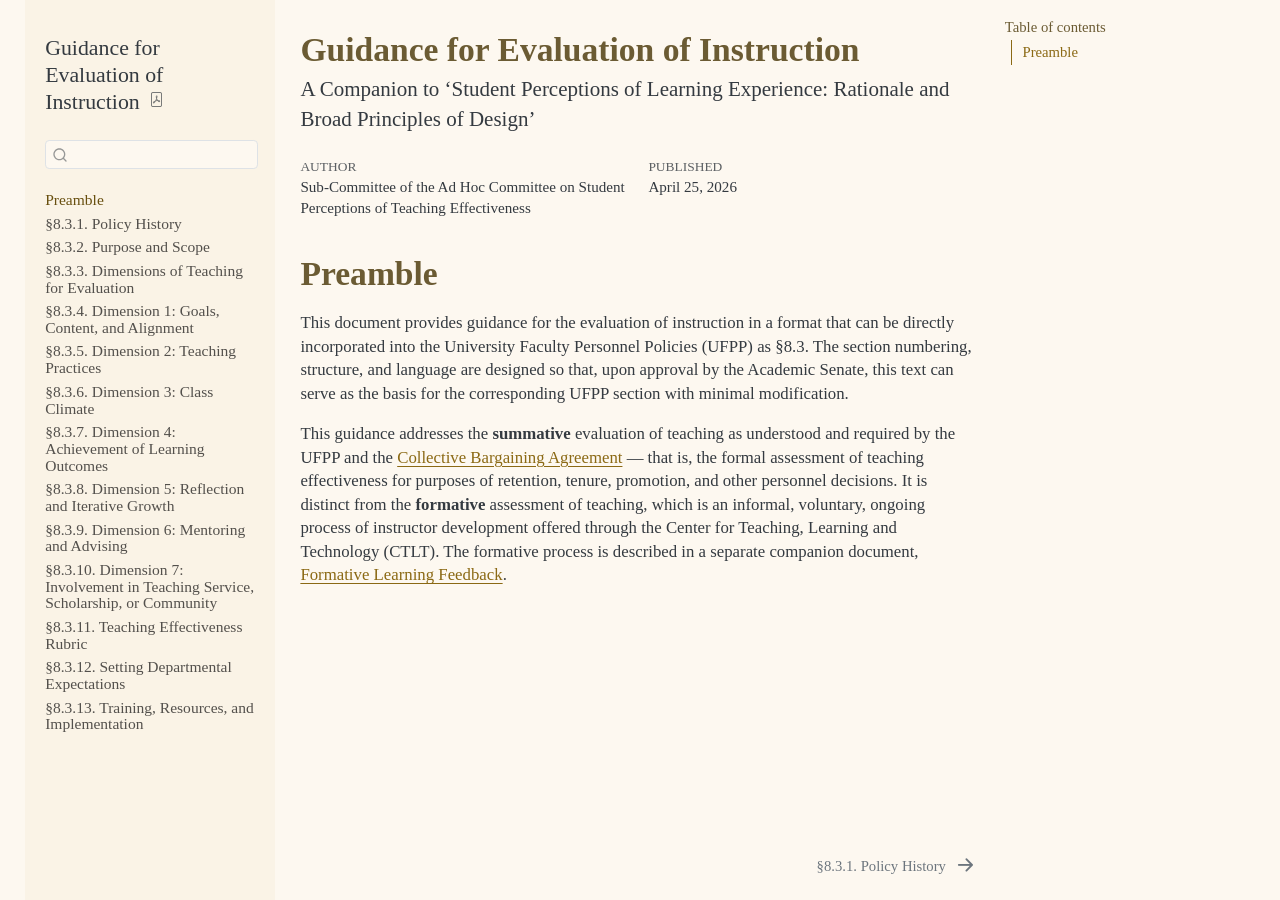
<file: _book/index.html>
<!DOCTYPE html>
<html xmlns="http://www.w3.org/1999/xhtml" lang="en" xml:lang="en"><head>

<meta charset="utf-8">
<meta name="generator" content="quarto-1.5.57">

<meta name="viewport" content="width=device-width, initial-scale=1.0, user-scalable=yes">

<meta name="author" content="Sub-Committee of the Ad Hoc Committee on Student Perceptions of Teaching Effectiveness">
<meta name="dcterms.date" content="2026-04-25">

<title>Guidance for Evaluation of Instruction</title>
<style>
code{white-space: pre-wrap;}
span.smallcaps{font-variant: small-caps;}
div.columns{display: flex; gap: min(4vw, 1.5em);}
div.column{flex: auto; overflow-x: auto;}
div.hanging-indent{margin-left: 1.5em; text-indent: -1.5em;}
ul.task-list{list-style: none;}
ul.task-list li input[type="checkbox"] {
  width: 0.8em;
  margin: 0 0.8em 0.2em -1em; /* quarto-specific, see https://github.com/quarto-dev/quarto-cli/issues/4556 */ 
  vertical-align: middle;
}
</style>


<script src="site_libs/quarto-nav/quarto-nav.js"></script>
<script src="site_libs/quarto-nav/headroom.min.js"></script>
<script src="site_libs/clipboard/clipboard.min.js"></script>
<script src="site_libs/quarto-search/autocomplete.umd.js"></script>
<script src="site_libs/quarto-search/fuse.min.js"></script>
<script src="site_libs/quarto-search/quarto-search.js"></script>
<meta name="quarto:offset" content="./">
<link href="./s8_3_1.html" rel="next">
<script src="site_libs/quarto-html/quarto.js"></script>
<script src="site_libs/quarto-html/popper.min.js"></script>
<script src="site_libs/quarto-html/tippy.umd.min.js"></script>
<script src="site_libs/quarto-html/anchor.min.js"></script>
<link href="site_libs/quarto-html/tippy.css" rel="stylesheet">
<link href="site_libs/quarto-html/quarto-syntax-highlighting.css" rel="stylesheet" id="quarto-text-highlighting-styles">
<script src="site_libs/bootstrap/bootstrap.min.js"></script>
<link href="site_libs/bootstrap/bootstrap-icons.css" rel="stylesheet">
<link href="site_libs/bootstrap/bootstrap.min.css" rel="stylesheet" id="quarto-bootstrap" data-mode="light">
<script id="quarto-search-options" type="application/json">{
  "location": "sidebar",
  "copy-button": false,
  "collapse-after": 3,
  "panel-placement": "start",
  "type": "textbox",
  "limit": 50,
  "keyboard-shortcut": [
    "f",
    "/",
    "s"
  ],
  "show-item-context": false,
  "language": {
    "search-no-results-text": "No results",
    "search-matching-documents-text": "matching documents",
    "search-copy-link-title": "Copy link to search",
    "search-hide-matches-text": "Hide additional matches",
    "search-more-match-text": "more match in this document",
    "search-more-matches-text": "more matches in this document",
    "search-clear-button-title": "Clear",
    "search-text-placeholder": "",
    "search-detached-cancel-button-title": "Cancel",
    "search-submit-button-title": "Submit",
    "search-label": "Search"
  }
}</script>


</head>

<body class="nav-sidebar floating">

<div id="quarto-search-results"></div>
  <header id="quarto-header" class="headroom fixed-top">
  <nav class="quarto-secondary-nav">
    <div class="container-fluid d-flex">
      <button type="button" class="quarto-btn-toggle btn" data-bs-toggle="collapse" role="button" data-bs-target=".quarto-sidebar-collapse-item" aria-controls="quarto-sidebar" aria-expanded="false" aria-label="Toggle sidebar navigation" onclick="if (window.quartoToggleHeadroom) { window.quartoToggleHeadroom(); }">
        <i class="bi bi-layout-text-sidebar-reverse"></i>
      </button>
        <nav class="quarto-page-breadcrumbs" aria-label="breadcrumb"><ol class="breadcrumb"><li class="breadcrumb-item"><a href="./index.html">Preamble</a></li></ol></nav>
        <a class="flex-grow-1" role="navigation" data-bs-toggle="collapse" data-bs-target=".quarto-sidebar-collapse-item" aria-controls="quarto-sidebar" aria-expanded="false" aria-label="Toggle sidebar navigation" onclick="if (window.quartoToggleHeadroom) { window.quartoToggleHeadroom(); }">      
        </a>
      <button type="button" class="btn quarto-search-button" aria-label="Search" onclick="window.quartoOpenSearch();">
        <i class="bi bi-search"></i>
      </button>
    </div>
  </nav>
</header>
<!-- content -->
<div id="quarto-content" class="quarto-container page-columns page-rows-contents page-layout-article">
<!-- sidebar -->
  <nav id="quarto-sidebar" class="sidebar collapse collapse-horizontal quarto-sidebar-collapse-item sidebar-navigation floating overflow-auto">
    <div class="pt-lg-2 mt-2 text-left sidebar-header">
    <div class="sidebar-title mb-0 py-0">
      <a href="./">Guidance for Evaluation of Instruction</a> 
        <div class="sidebar-tools-main">
    <a href="./Guidance-for-Evaluation-of-Instruction.pdf" title="Download PDF" class="quarto-navigation-tool px-1" aria-label="Download PDF"><i class="bi bi-file-pdf"></i></a>
</div>
    </div>
      </div>
        <div class="mt-2 flex-shrink-0 align-items-center">
        <div class="sidebar-search">
        <div id="quarto-search" class="" title="Search"></div>
        </div>
        </div>
    <div class="sidebar-menu-container"> 
    <ul class="list-unstyled mt-1">
        <li class="sidebar-item">
  <div class="sidebar-item-container"> 
  <a href="./index.html" class="sidebar-item-text sidebar-link active">
 <span class="menu-text">Preamble</span></a>
  </div>
</li>
        <li class="sidebar-item">
  <div class="sidebar-item-container"> 
  <a href="./s8_3_1.html" class="sidebar-item-text sidebar-link"><span class="chapter-title">§8.3.1. Policy History</span></a>
  </div>
</li>
        <li class="sidebar-item">
  <div class="sidebar-item-container"> 
  <a href="./s8_3_2.html" class="sidebar-item-text sidebar-link"><span class="chapter-title">§8.3.2. Purpose and Scope</span></a>
  </div>
</li>
        <li class="sidebar-item">
  <div class="sidebar-item-container"> 
  <a href="./s8_3_3.html" class="sidebar-item-text sidebar-link"><span class="chapter-title">§8.3.3. Dimensions of Teaching for Evaluation</span></a>
  </div>
</li>
        <li class="sidebar-item">
  <div class="sidebar-item-container"> 
  <a href="./s8_3_4.html" class="sidebar-item-text sidebar-link"><span class="chapter-title">§8.3.4. Dimension 1: Goals, Content, and Alignment</span></a>
  </div>
</li>
        <li class="sidebar-item">
  <div class="sidebar-item-container"> 
  <a href="./s8_3_5.html" class="sidebar-item-text sidebar-link"><span class="chapter-title">§8.3.5. Dimension 2: Teaching Practices</span></a>
  </div>
</li>
        <li class="sidebar-item">
  <div class="sidebar-item-container"> 
  <a href="./s8_3_6.html" class="sidebar-item-text sidebar-link"><span class="chapter-title">§8.3.6. Dimension 3: Class Climate</span></a>
  </div>
</li>
        <li class="sidebar-item">
  <div class="sidebar-item-container"> 
  <a href="./s8_3_7.html" class="sidebar-item-text sidebar-link"><span class="chapter-title">§8.3.7. Dimension 4: Achievement of Learning Outcomes</span></a>
  </div>
</li>
        <li class="sidebar-item">
  <div class="sidebar-item-container"> 
  <a href="./s8_3_8.html" class="sidebar-item-text sidebar-link"><span class="chapter-title">§8.3.8. Dimension 5: Reflection and Iterative Growth</span></a>
  </div>
</li>
        <li class="sidebar-item">
  <div class="sidebar-item-container"> 
  <a href="./s8_3_9.html" class="sidebar-item-text sidebar-link"><span class="chapter-title">§8.3.9. Dimension 6: Mentoring and Advising</span></a>
  </div>
</li>
        <li class="sidebar-item">
  <div class="sidebar-item-container"> 
  <a href="./s8_3_10.html" class="sidebar-item-text sidebar-link"><span class="chapter-title">§8.3.10. Dimension 7: Involvement in Teaching Service, Scholarship, or Community</span></a>
  </div>
</li>
        <li class="sidebar-item">
  <div class="sidebar-item-container"> 
  <a href="./s8_3_11.html" class="sidebar-item-text sidebar-link"><span class="chapter-title">§8.3.11. Teaching Effectiveness Rubric</span></a>
  </div>
</li>
        <li class="sidebar-item">
  <div class="sidebar-item-container"> 
  <a href="./s8_3_12.html" class="sidebar-item-text sidebar-link"><span class="chapter-title">§8.3.12. Setting Departmental Expectations</span></a>
  </div>
</li>
        <li class="sidebar-item">
  <div class="sidebar-item-container"> 
  <a href="./s8_3_13.html" class="sidebar-item-text sidebar-link"><span class="chapter-title">§8.3.13. Training, Resources, and Implementation</span></a>
  </div>
</li>
    </ul>
    </div>
</nav>
<div id="quarto-sidebar-glass" class="quarto-sidebar-collapse-item" data-bs-toggle="collapse" data-bs-target=".quarto-sidebar-collapse-item"></div>
<!-- margin-sidebar -->
    <div id="quarto-margin-sidebar" class="sidebar margin-sidebar">
        <nav id="TOC" role="doc-toc" class="toc-active">
    <h2 id="toc-title">Table of contents</h2>
   
  <ul>
  <li><a href="#preamble" id="toc-preamble" class="nav-link active" data-scroll-target="#preamble">Preamble</a></li>
  </ul>
</nav>
    </div>
<!-- main -->
<main class="content" id="quarto-document-content">

<header id="title-block-header" class="quarto-title-block default">
<div class="quarto-title">
<h1 class="title">Guidance for Evaluation of Instruction</h1>
<p class="subtitle lead">A Companion to ‘Student Perceptions of Learning Experience: Rationale and Broad Principles of Design’</p>
</div>



<div class="quarto-title-meta">

    <div>
    <div class="quarto-title-meta-heading">Author</div>
    <div class="quarto-title-meta-contents">
             <p>Sub-Committee of the Ad Hoc Committee on Student Perceptions of Teaching Effectiveness </p>
          </div>
  </div>
    
    <div>
    <div class="quarto-title-meta-heading">Published</div>
    <div class="quarto-title-meta-contents">
      <p class="date">April 25, 2026</p>
    </div>
  </div>
  
    
  </div>
  


</header>


<section id="preamble" class="level1 unnumbered">
<h1 class="unnumbered">Preamble</h1>
<p>This document provides guidance for the evaluation of instruction in a format that can be directly incorporated into the University Faculty Personnel Policies (UFPP) as §8.3. The section numbering, structure, and language are designed so that, upon approval by the Academic Senate, this text can serve as the basis for the corresponding UFPP section with minimal modification.</p>
<p>This guidance addresses the <strong>summative</strong> evaluation of teaching as understood and required by the UFPP and the <a href="https://www.calstate.edu/csu-system/faculty-staff/labor-and-employee-relations/Pages/unit3-cfa.aspx">Collective Bargaining Agreement</a> — that is, the formal assessment of teaching effectiveness for purposes of retention, tenure, promotion, and other personnel decisions. It is distinct from the <strong>formative</strong> assessment of teaching, which is an informal, voluntary, ongoing process of instructor development offered through the Center for Teaching, Learning and Technology (CTLT). The formative process is described in a separate companion document, <a href="https://eduardo-zambrano.github.io/formative-learning-feedback/">Formative Learning Feedback</a>.</p>


</section>

</main> <!-- /main -->
<script id="quarto-html-after-body" type="application/javascript">
window.document.addEventListener("DOMContentLoaded", function (event) {
  const toggleBodyColorMode = (bsSheetEl) => {
    const mode = bsSheetEl.getAttribute("data-mode");
    const bodyEl = window.document.querySelector("body");
    if (mode === "dark") {
      bodyEl.classList.add("quarto-dark");
      bodyEl.classList.remove("quarto-light");
    } else {
      bodyEl.classList.add("quarto-light");
      bodyEl.classList.remove("quarto-dark");
    }
  }
  const toggleBodyColorPrimary = () => {
    const bsSheetEl = window.document.querySelector("link#quarto-bootstrap");
    if (bsSheetEl) {
      toggleBodyColorMode(bsSheetEl);
    }
  }
  toggleBodyColorPrimary();  
  const icon = "";
  const anchorJS = new window.AnchorJS();
  anchorJS.options = {
    placement: 'right',
    icon: icon
  };
  anchorJS.add('.anchored');
  const isCodeAnnotation = (el) => {
    for (const clz of el.classList) {
      if (clz.startsWith('code-annotation-')) {                     
        return true;
      }
    }
    return false;
  }
  const onCopySuccess = function(e) {
    // button target
    const button = e.trigger;
    // don't keep focus
    button.blur();
    // flash "checked"
    button.classList.add('code-copy-button-checked');
    var currentTitle = button.getAttribute("title");
    button.setAttribute("title", "Copied!");
    let tooltip;
    if (window.bootstrap) {
      button.setAttribute("data-bs-toggle", "tooltip");
      button.setAttribute("data-bs-placement", "left");
      button.setAttribute("data-bs-title", "Copied!");
      tooltip = new bootstrap.Tooltip(button, 
        { trigger: "manual", 
          customClass: "code-copy-button-tooltip",
          offset: [0, -8]});
      tooltip.show();    
    }
    setTimeout(function() {
      if (tooltip) {
        tooltip.hide();
        button.removeAttribute("data-bs-title");
        button.removeAttribute("data-bs-toggle");
        button.removeAttribute("data-bs-placement");
      }
      button.setAttribute("title", currentTitle);
      button.classList.remove('code-copy-button-checked');
    }, 1000);
    // clear code selection
    e.clearSelection();
  }
  const getTextToCopy = function(trigger) {
      const codeEl = trigger.previousElementSibling.cloneNode(true);
      for (const childEl of codeEl.children) {
        if (isCodeAnnotation(childEl)) {
          childEl.remove();
        }
      }
      return codeEl.innerText;
  }
  const clipboard = new window.ClipboardJS('.code-copy-button:not([data-in-quarto-modal])', {
    text: getTextToCopy
  });
  clipboard.on('success', onCopySuccess);
  if (window.document.getElementById('quarto-embedded-source-code-modal')) {
    // For code content inside modals, clipBoardJS needs to be initialized with a container option
    // TODO: Check when it could be a function (https://github.com/zenorocha/clipboard.js/issues/860)
    const clipboardModal = new window.ClipboardJS('.code-copy-button[data-in-quarto-modal]', {
      text: getTextToCopy,
      container: window.document.getElementById('quarto-embedded-source-code-modal')
    });
    clipboardModal.on('success', onCopySuccess);
  }
    var localhostRegex = new RegExp(/^(?:http|https):\/\/localhost\:?[0-9]*\//);
    var mailtoRegex = new RegExp(/^mailto:/);
      var filterRegex = new RegExp('/' + window.location.host + '/');
    var isInternal = (href) => {
        return filterRegex.test(href) || localhostRegex.test(href) || mailtoRegex.test(href);
    }
    // Inspect non-navigation links and adorn them if external
 	var links = window.document.querySelectorAll('a[href]:not(.nav-link):not(.navbar-brand):not(.toc-action):not(.sidebar-link):not(.sidebar-item-toggle):not(.pagination-link):not(.no-external):not([aria-hidden]):not(.dropdown-item):not(.quarto-navigation-tool):not(.about-link)');
    for (var i=0; i<links.length; i++) {
      const link = links[i];
      if (!isInternal(link.href)) {
        // undo the damage that might have been done by quarto-nav.js in the case of
        // links that we want to consider external
        if (link.dataset.originalHref !== undefined) {
          link.href = link.dataset.originalHref;
        }
      }
    }
  function tippyHover(el, contentFn, onTriggerFn, onUntriggerFn) {
    const config = {
      allowHTML: true,
      maxWidth: 500,
      delay: 100,
      arrow: false,
      appendTo: function(el) {
          return el.parentElement;
      },
      interactive: true,
      interactiveBorder: 10,
      theme: 'quarto',
      placement: 'bottom-start',
    };
    if (contentFn) {
      config.content = contentFn;
    }
    if (onTriggerFn) {
      config.onTrigger = onTriggerFn;
    }
    if (onUntriggerFn) {
      config.onUntrigger = onUntriggerFn;
    }
    window.tippy(el, config); 
  }
  const noterefs = window.document.querySelectorAll('a[role="doc-noteref"]');
  for (var i=0; i<noterefs.length; i++) {
    const ref = noterefs[i];
    tippyHover(ref, function() {
      // use id or data attribute instead here
      let href = ref.getAttribute('data-footnote-href') || ref.getAttribute('href');
      try { href = new URL(href).hash; } catch {}
      const id = href.replace(/^#\/?/, "");
      const note = window.document.getElementById(id);
      if (note) {
        return note.innerHTML;
      } else {
        return "";
      }
    });
  }
  const xrefs = window.document.querySelectorAll('a.quarto-xref');
  const processXRef = (id, note) => {
    // Strip column container classes
    const stripColumnClz = (el) => {
      el.classList.remove("page-full", "page-columns");
      if (el.children) {
        for (const child of el.children) {
          stripColumnClz(child);
        }
      }
    }
    stripColumnClz(note)
    if (id === null || id.startsWith('sec-')) {
      // Special case sections, only their first couple elements
      const container = document.createElement("div");
      if (note.children && note.children.length > 2) {
        container.appendChild(note.children[0].cloneNode(true));
        for (let i = 1; i < note.children.length; i++) {
          const child = note.children[i];
          if (child.tagName === "P" && child.innerText === "") {
            continue;
          } else {
            container.appendChild(child.cloneNode(true));
            break;
          }
        }
        if (window.Quarto?.typesetMath) {
          window.Quarto.typesetMath(container);
        }
        return container.innerHTML
      } else {
        if (window.Quarto?.typesetMath) {
          window.Quarto.typesetMath(note);
        }
        return note.innerHTML;
      }
    } else {
      // Remove any anchor links if they are present
      const anchorLink = note.querySelector('a.anchorjs-link');
      if (anchorLink) {
        anchorLink.remove();
      }
      if (window.Quarto?.typesetMath) {
        window.Quarto.typesetMath(note);
      }
      // TODO in 1.5, we should make sure this works without a callout special case
      if (note.classList.contains("callout")) {
        return note.outerHTML;
      } else {
        return note.innerHTML;
      }
    }
  }
  for (var i=0; i<xrefs.length; i++) {
    const xref = xrefs[i];
    tippyHover(xref, undefined, function(instance) {
      instance.disable();
      let url = xref.getAttribute('href');
      let hash = undefined; 
      if (url.startsWith('#')) {
        hash = url;
      } else {
        try { hash = new URL(url).hash; } catch {}
      }
      if (hash) {
        const id = hash.replace(/^#\/?/, "");
        const note = window.document.getElementById(id);
        if (note !== null) {
          try {
            const html = processXRef(id, note.cloneNode(true));
            instance.setContent(html);
          } finally {
            instance.enable();
            instance.show();
          }
        } else {
          // See if we can fetch this
          fetch(url.split('#')[0])
          .then(res => res.text())
          .then(html => {
            const parser = new DOMParser();
            const htmlDoc = parser.parseFromString(html, "text/html");
            const note = htmlDoc.getElementById(id);
            if (note !== null) {
              const html = processXRef(id, note);
              instance.setContent(html);
            } 
          }).finally(() => {
            instance.enable();
            instance.show();
          });
        }
      } else {
        // See if we can fetch a full url (with no hash to target)
        // This is a special case and we should probably do some content thinning / targeting
        fetch(url)
        .then(res => res.text())
        .then(html => {
          const parser = new DOMParser();
          const htmlDoc = parser.parseFromString(html, "text/html");
          const note = htmlDoc.querySelector('main.content');
          if (note !== null) {
            // This should only happen for chapter cross references
            // (since there is no id in the URL)
            // remove the first header
            if (note.children.length > 0 && note.children[0].tagName === "HEADER") {
              note.children[0].remove();
            }
            const html = processXRef(null, note);
            instance.setContent(html);
          } 
        }).finally(() => {
          instance.enable();
          instance.show();
        });
      }
    }, function(instance) {
    });
  }
      let selectedAnnoteEl;
      const selectorForAnnotation = ( cell, annotation) => {
        let cellAttr = 'data-code-cell="' + cell + '"';
        let lineAttr = 'data-code-annotation="' +  annotation + '"';
        const selector = 'span[' + cellAttr + '][' + lineAttr + ']';
        return selector;
      }
      const selectCodeLines = (annoteEl) => {
        const doc = window.document;
        const targetCell = annoteEl.getAttribute("data-target-cell");
        const targetAnnotation = annoteEl.getAttribute("data-target-annotation");
        const annoteSpan = window.document.querySelector(selectorForAnnotation(targetCell, targetAnnotation));
        const lines = annoteSpan.getAttribute("data-code-lines").split(",");
        const lineIds = lines.map((line) => {
          return targetCell + "-" + line;
        })
        let top = null;
        let height = null;
        let parent = null;
        if (lineIds.length > 0) {
            //compute the position of the single el (top and bottom and make a div)
            const el = window.document.getElementById(lineIds[0]);
            top = el.offsetTop;
            height = el.offsetHeight;
            parent = el.parentElement.parentElement;
          if (lineIds.length > 1) {
            const lastEl = window.document.getElementById(lineIds[lineIds.length - 1]);
            const bottom = lastEl.offsetTop + lastEl.offsetHeight;
            height = bottom - top;
          }
          if (top !== null && height !== null && parent !== null) {
            // cook up a div (if necessary) and position it 
            let div = window.document.getElementById("code-annotation-line-highlight");
            if (div === null) {
              div = window.document.createElement("div");
              div.setAttribute("id", "code-annotation-line-highlight");
              div.style.position = 'absolute';
              parent.appendChild(div);
            }
            div.style.top = top - 2 + "px";
            div.style.height = height + 4 + "px";
            div.style.left = 0;
            let gutterDiv = window.document.getElementById("code-annotation-line-highlight-gutter");
            if (gutterDiv === null) {
              gutterDiv = window.document.createElement("div");
              gutterDiv.setAttribute("id", "code-annotation-line-highlight-gutter");
              gutterDiv.style.position = 'absolute';
              const codeCell = window.document.getElementById(targetCell);
              const gutter = codeCell.querySelector('.code-annotation-gutter');
              gutter.appendChild(gutterDiv);
            }
            gutterDiv.style.top = top - 2 + "px";
            gutterDiv.style.height = height + 4 + "px";
          }
          selectedAnnoteEl = annoteEl;
        }
      };
      const unselectCodeLines = () => {
        const elementsIds = ["code-annotation-line-highlight", "code-annotation-line-highlight-gutter"];
        elementsIds.forEach((elId) => {
          const div = window.document.getElementById(elId);
          if (div) {
            div.remove();
          }
        });
        selectedAnnoteEl = undefined;
      };
        // Handle positioning of the toggle
    window.addEventListener(
      "resize",
      throttle(() => {
        elRect = undefined;
        if (selectedAnnoteEl) {
          selectCodeLines(selectedAnnoteEl);
        }
      }, 10)
    );
    function throttle(fn, ms) {
    let throttle = false;
    let timer;
      return (...args) => {
        if(!throttle) { // first call gets through
            fn.apply(this, args);
            throttle = true;
        } else { // all the others get throttled
            if(timer) clearTimeout(timer); // cancel #2
            timer = setTimeout(() => {
              fn.apply(this, args);
              timer = throttle = false;
            }, ms);
        }
      };
    }
      // Attach click handler to the DT
      const annoteDls = window.document.querySelectorAll('dt[data-target-cell]');
      for (const annoteDlNode of annoteDls) {
        annoteDlNode.addEventListener('click', (event) => {
          const clickedEl = event.target;
          if (clickedEl !== selectedAnnoteEl) {
            unselectCodeLines();
            const activeEl = window.document.querySelector('dt[data-target-cell].code-annotation-active');
            if (activeEl) {
              activeEl.classList.remove('code-annotation-active');
            }
            selectCodeLines(clickedEl);
            clickedEl.classList.add('code-annotation-active');
          } else {
            // Unselect the line
            unselectCodeLines();
            clickedEl.classList.remove('code-annotation-active');
          }
        });
      }
  const findCites = (el) => {
    const parentEl = el.parentElement;
    if (parentEl) {
      const cites = parentEl.dataset.cites;
      if (cites) {
        return {
          el,
          cites: cites.split(' ')
        };
      } else {
        return findCites(el.parentElement)
      }
    } else {
      return undefined;
    }
  };
  var bibliorefs = window.document.querySelectorAll('a[role="doc-biblioref"]');
  for (var i=0; i<bibliorefs.length; i++) {
    const ref = bibliorefs[i];
    const citeInfo = findCites(ref);
    if (citeInfo) {
      tippyHover(citeInfo.el, function() {
        var popup = window.document.createElement('div');
        citeInfo.cites.forEach(function(cite) {
          var citeDiv = window.document.createElement('div');
          citeDiv.classList.add('hanging-indent');
          citeDiv.classList.add('csl-entry');
          var biblioDiv = window.document.getElementById('ref-' + cite);
          if (biblioDiv) {
            citeDiv.innerHTML = biblioDiv.innerHTML;
          }
          popup.appendChild(citeDiv);
        });
        return popup.innerHTML;
      });
    }
  }
});
</script>
<nav class="page-navigation">
  <div class="nav-page nav-page-previous">
  </div>
  <div class="nav-page nav-page-next">
      <a href="./s8_3_1.html" class="pagination-link" aria-label="§8.3.1. Policy History">
        <span class="nav-page-text"><span class="chapter-title">§8.3.1. Policy History</span></span> <i class="bi bi-arrow-right-short"></i>
      </a>
  </div>
</nav>
</div> <!-- /content -->




</body></html>
</file>
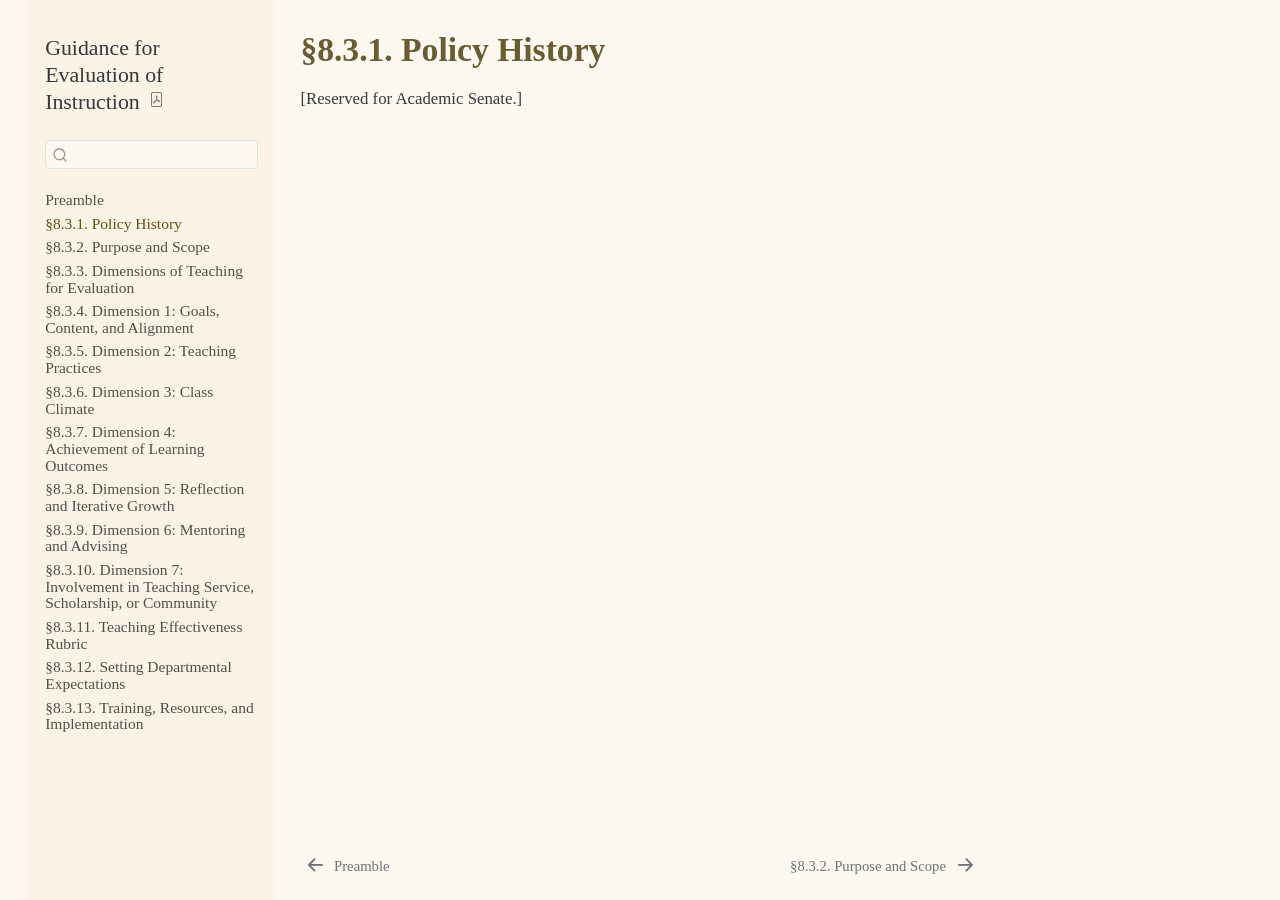
<file: _book/s8_3_1.html>
<!DOCTYPE html>
<html xmlns="http://www.w3.org/1999/xhtml" lang="en" xml:lang="en"><head>

<meta charset="utf-8">
<meta name="generator" content="quarto-1.5.57">

<meta name="viewport" content="width=device-width, initial-scale=1.0, user-scalable=yes">


<title>§8.3.1. Policy History – Guidance for Evaluation of Instruction</title>
<style>
code{white-space: pre-wrap;}
span.smallcaps{font-variant: small-caps;}
div.columns{display: flex; gap: min(4vw, 1.5em);}
div.column{flex: auto; overflow-x: auto;}
div.hanging-indent{margin-left: 1.5em; text-indent: -1.5em;}
ul.task-list{list-style: none;}
ul.task-list li input[type="checkbox"] {
  width: 0.8em;
  margin: 0 0.8em 0.2em -1em; /* quarto-specific, see https://github.com/quarto-dev/quarto-cli/issues/4556 */ 
  vertical-align: middle;
}
</style>


<script src="site_libs/quarto-nav/quarto-nav.js"></script>
<script src="site_libs/quarto-nav/headroom.min.js"></script>
<script src="site_libs/clipboard/clipboard.min.js"></script>
<script src="site_libs/quarto-search/autocomplete.umd.js"></script>
<script src="site_libs/quarto-search/fuse.min.js"></script>
<script src="site_libs/quarto-search/quarto-search.js"></script>
<meta name="quarto:offset" content="./">
<link href="./s8_3_2.html" rel="next">
<link href="./index.html" rel="prev">
<script src="site_libs/quarto-html/quarto.js"></script>
<script src="site_libs/quarto-html/popper.min.js"></script>
<script src="site_libs/quarto-html/tippy.umd.min.js"></script>
<script src="site_libs/quarto-html/anchor.min.js"></script>
<link href="site_libs/quarto-html/tippy.css" rel="stylesheet">
<link href="site_libs/quarto-html/quarto-syntax-highlighting.css" rel="stylesheet" id="quarto-text-highlighting-styles">
<script src="site_libs/bootstrap/bootstrap.min.js"></script>
<link href="site_libs/bootstrap/bootstrap-icons.css" rel="stylesheet">
<link href="site_libs/bootstrap/bootstrap.min.css" rel="stylesheet" id="quarto-bootstrap" data-mode="light">
<script id="quarto-search-options" type="application/json">{
  "location": "sidebar",
  "copy-button": false,
  "collapse-after": 3,
  "panel-placement": "start",
  "type": "textbox",
  "limit": 50,
  "keyboard-shortcut": [
    "f",
    "/",
    "s"
  ],
  "show-item-context": false,
  "language": {
    "search-no-results-text": "No results",
    "search-matching-documents-text": "matching documents",
    "search-copy-link-title": "Copy link to search",
    "search-hide-matches-text": "Hide additional matches",
    "search-more-match-text": "more match in this document",
    "search-more-matches-text": "more matches in this document",
    "search-clear-button-title": "Clear",
    "search-text-placeholder": "",
    "search-detached-cancel-button-title": "Cancel",
    "search-submit-button-title": "Submit",
    "search-label": "Search"
  }
}</script>


</head>

<body class="nav-sidebar floating">

<div id="quarto-search-results"></div>
  <header id="quarto-header" class="headroom fixed-top">
  <nav class="quarto-secondary-nav">
    <div class="container-fluid d-flex">
      <button type="button" class="quarto-btn-toggle btn" data-bs-toggle="collapse" role="button" data-bs-target=".quarto-sidebar-collapse-item" aria-controls="quarto-sidebar" aria-expanded="false" aria-label="Toggle sidebar navigation" onclick="if (window.quartoToggleHeadroom) { window.quartoToggleHeadroom(); }">
        <i class="bi bi-layout-text-sidebar-reverse"></i>
      </button>
        <nav class="quarto-page-breadcrumbs" aria-label="breadcrumb"><ol class="breadcrumb"><li class="breadcrumb-item"><a href="./s8_3_1.html"><span class="chapter-title">§8.3.1. Policy History</span></a></li></ol></nav>
        <a class="flex-grow-1" role="navigation" data-bs-toggle="collapse" data-bs-target=".quarto-sidebar-collapse-item" aria-controls="quarto-sidebar" aria-expanded="false" aria-label="Toggle sidebar navigation" onclick="if (window.quartoToggleHeadroom) { window.quartoToggleHeadroom(); }">      
        </a>
      <button type="button" class="btn quarto-search-button" aria-label="Search" onclick="window.quartoOpenSearch();">
        <i class="bi bi-search"></i>
      </button>
    </div>
  </nav>
</header>
<!-- content -->
<div id="quarto-content" class="quarto-container page-columns page-rows-contents page-layout-article">
<!-- sidebar -->
  <nav id="quarto-sidebar" class="sidebar collapse collapse-horizontal quarto-sidebar-collapse-item sidebar-navigation floating overflow-auto">
    <div class="pt-lg-2 mt-2 text-left sidebar-header">
    <div class="sidebar-title mb-0 py-0">
      <a href="./">Guidance for Evaluation of Instruction</a> 
        <div class="sidebar-tools-main">
    <a href="./Guidance-for-Evaluation-of-Instruction.pdf" title="Download PDF" class="quarto-navigation-tool px-1" aria-label="Download PDF"><i class="bi bi-file-pdf"></i></a>
</div>
    </div>
      </div>
        <div class="mt-2 flex-shrink-0 align-items-center">
        <div class="sidebar-search">
        <div id="quarto-search" class="" title="Search"></div>
        </div>
        </div>
    <div class="sidebar-menu-container"> 
    <ul class="list-unstyled mt-1">
        <li class="sidebar-item">
  <div class="sidebar-item-container"> 
  <a href="./index.html" class="sidebar-item-text sidebar-link">
 <span class="menu-text">Preamble</span></a>
  </div>
</li>
        <li class="sidebar-item">
  <div class="sidebar-item-container"> 
  <a href="./s8_3_1.html" class="sidebar-item-text sidebar-link active"><span class="chapter-title">§8.3.1. Policy History</span></a>
  </div>
</li>
        <li class="sidebar-item">
  <div class="sidebar-item-container"> 
  <a href="./s8_3_2.html" class="sidebar-item-text sidebar-link"><span class="chapter-title">§8.3.2. Purpose and Scope</span></a>
  </div>
</li>
        <li class="sidebar-item">
  <div class="sidebar-item-container"> 
  <a href="./s8_3_3.html" class="sidebar-item-text sidebar-link"><span class="chapter-title">§8.3.3. Dimensions of Teaching for Evaluation</span></a>
  </div>
</li>
        <li class="sidebar-item">
  <div class="sidebar-item-container"> 
  <a href="./s8_3_4.html" class="sidebar-item-text sidebar-link"><span class="chapter-title">§8.3.4. Dimension 1: Goals, Content, and Alignment</span></a>
  </div>
</li>
        <li class="sidebar-item">
  <div class="sidebar-item-container"> 
  <a href="./s8_3_5.html" class="sidebar-item-text sidebar-link"><span class="chapter-title">§8.3.5. Dimension 2: Teaching Practices</span></a>
  </div>
</li>
        <li class="sidebar-item">
  <div class="sidebar-item-container"> 
  <a href="./s8_3_6.html" class="sidebar-item-text sidebar-link"><span class="chapter-title">§8.3.6. Dimension 3: Class Climate</span></a>
  </div>
</li>
        <li class="sidebar-item">
  <div class="sidebar-item-container"> 
  <a href="./s8_3_7.html" class="sidebar-item-text sidebar-link"><span class="chapter-title">§8.3.7. Dimension 4: Achievement of Learning Outcomes</span></a>
  </div>
</li>
        <li class="sidebar-item">
  <div class="sidebar-item-container"> 
  <a href="./s8_3_8.html" class="sidebar-item-text sidebar-link"><span class="chapter-title">§8.3.8. Dimension 5: Reflection and Iterative Growth</span></a>
  </div>
</li>
        <li class="sidebar-item">
  <div class="sidebar-item-container"> 
  <a href="./s8_3_9.html" class="sidebar-item-text sidebar-link"><span class="chapter-title">§8.3.9. Dimension 6: Mentoring and Advising</span></a>
  </div>
</li>
        <li class="sidebar-item">
  <div class="sidebar-item-container"> 
  <a href="./s8_3_10.html" class="sidebar-item-text sidebar-link"><span class="chapter-title">§8.3.10. Dimension 7: Involvement in Teaching Service, Scholarship, or Community</span></a>
  </div>
</li>
        <li class="sidebar-item">
  <div class="sidebar-item-container"> 
  <a href="./s8_3_11.html" class="sidebar-item-text sidebar-link"><span class="chapter-title">§8.3.11. Teaching Effectiveness Rubric</span></a>
  </div>
</li>
        <li class="sidebar-item">
  <div class="sidebar-item-container"> 
  <a href="./s8_3_12.html" class="sidebar-item-text sidebar-link"><span class="chapter-title">§8.3.12. Setting Departmental Expectations</span></a>
  </div>
</li>
        <li class="sidebar-item">
  <div class="sidebar-item-container"> 
  <a href="./s8_3_13.html" class="sidebar-item-text sidebar-link"><span class="chapter-title">§8.3.13. Training, Resources, and Implementation</span></a>
  </div>
</li>
    </ul>
    </div>
</nav>
<div id="quarto-sidebar-glass" class="quarto-sidebar-collapse-item" data-bs-toggle="collapse" data-bs-target=".quarto-sidebar-collapse-item"></div>
<!-- margin-sidebar -->
    <div id="quarto-margin-sidebar" class="sidebar margin-sidebar zindex-bottom">
        
    </div>
<!-- main -->
<main class="content" id="quarto-document-content">

<header id="title-block-header" class="quarto-title-block default">
<div class="quarto-title">
<h1 class="title"><span class="chapter-title">§8.3.1. Policy History</span></h1>
</div>



<div class="quarto-title-meta">

    
  
    
  </div>
  


</header>


<p>[Reserved for Academic Senate.]</p>



</main> <!-- /main -->
<script id="quarto-html-after-body" type="application/javascript">
window.document.addEventListener("DOMContentLoaded", function (event) {
  const toggleBodyColorMode = (bsSheetEl) => {
    const mode = bsSheetEl.getAttribute("data-mode");
    const bodyEl = window.document.querySelector("body");
    if (mode === "dark") {
      bodyEl.classList.add("quarto-dark");
      bodyEl.classList.remove("quarto-light");
    } else {
      bodyEl.classList.add("quarto-light");
      bodyEl.classList.remove("quarto-dark");
    }
  }
  const toggleBodyColorPrimary = () => {
    const bsSheetEl = window.document.querySelector("link#quarto-bootstrap");
    if (bsSheetEl) {
      toggleBodyColorMode(bsSheetEl);
    }
  }
  toggleBodyColorPrimary();  
  const icon = "";
  const anchorJS = new window.AnchorJS();
  anchorJS.options = {
    placement: 'right',
    icon: icon
  };
  anchorJS.add('.anchored');
  const isCodeAnnotation = (el) => {
    for (const clz of el.classList) {
      if (clz.startsWith('code-annotation-')) {                     
        return true;
      }
    }
    return false;
  }
  const onCopySuccess = function(e) {
    // button target
    const button = e.trigger;
    // don't keep focus
    button.blur();
    // flash "checked"
    button.classList.add('code-copy-button-checked');
    var currentTitle = button.getAttribute("title");
    button.setAttribute("title", "Copied!");
    let tooltip;
    if (window.bootstrap) {
      button.setAttribute("data-bs-toggle", "tooltip");
      button.setAttribute("data-bs-placement", "left");
      button.setAttribute("data-bs-title", "Copied!");
      tooltip = new bootstrap.Tooltip(button, 
        { trigger: "manual", 
          customClass: "code-copy-button-tooltip",
          offset: [0, -8]});
      tooltip.show();    
    }
    setTimeout(function() {
      if (tooltip) {
        tooltip.hide();
        button.removeAttribute("data-bs-title");
        button.removeAttribute("data-bs-toggle");
        button.removeAttribute("data-bs-placement");
      }
      button.setAttribute("title", currentTitle);
      button.classList.remove('code-copy-button-checked');
    }, 1000);
    // clear code selection
    e.clearSelection();
  }
  const getTextToCopy = function(trigger) {
      const codeEl = trigger.previousElementSibling.cloneNode(true);
      for (const childEl of codeEl.children) {
        if (isCodeAnnotation(childEl)) {
          childEl.remove();
        }
      }
      return codeEl.innerText;
  }
  const clipboard = new window.ClipboardJS('.code-copy-button:not([data-in-quarto-modal])', {
    text: getTextToCopy
  });
  clipboard.on('success', onCopySuccess);
  if (window.document.getElementById('quarto-embedded-source-code-modal')) {
    // For code content inside modals, clipBoardJS needs to be initialized with a container option
    // TODO: Check when it could be a function (https://github.com/zenorocha/clipboard.js/issues/860)
    const clipboardModal = new window.ClipboardJS('.code-copy-button[data-in-quarto-modal]', {
      text: getTextToCopy,
      container: window.document.getElementById('quarto-embedded-source-code-modal')
    });
    clipboardModal.on('success', onCopySuccess);
  }
    var localhostRegex = new RegExp(/^(?:http|https):\/\/localhost\:?[0-9]*\//);
    var mailtoRegex = new RegExp(/^mailto:/);
      var filterRegex = new RegExp('/' + window.location.host + '/');
    var isInternal = (href) => {
        return filterRegex.test(href) || localhostRegex.test(href) || mailtoRegex.test(href);
    }
    // Inspect non-navigation links and adorn them if external
 	var links = window.document.querySelectorAll('a[href]:not(.nav-link):not(.navbar-brand):not(.toc-action):not(.sidebar-link):not(.sidebar-item-toggle):not(.pagination-link):not(.no-external):not([aria-hidden]):not(.dropdown-item):not(.quarto-navigation-tool):not(.about-link)');
    for (var i=0; i<links.length; i++) {
      const link = links[i];
      if (!isInternal(link.href)) {
        // undo the damage that might have been done by quarto-nav.js in the case of
        // links that we want to consider external
        if (link.dataset.originalHref !== undefined) {
          link.href = link.dataset.originalHref;
        }
      }
    }
  function tippyHover(el, contentFn, onTriggerFn, onUntriggerFn) {
    const config = {
      allowHTML: true,
      maxWidth: 500,
      delay: 100,
      arrow: false,
      appendTo: function(el) {
          return el.parentElement;
      },
      interactive: true,
      interactiveBorder: 10,
      theme: 'quarto',
      placement: 'bottom-start',
    };
    if (contentFn) {
      config.content = contentFn;
    }
    if (onTriggerFn) {
      config.onTrigger = onTriggerFn;
    }
    if (onUntriggerFn) {
      config.onUntrigger = onUntriggerFn;
    }
    window.tippy(el, config); 
  }
  const noterefs = window.document.querySelectorAll('a[role="doc-noteref"]');
  for (var i=0; i<noterefs.length; i++) {
    const ref = noterefs[i];
    tippyHover(ref, function() {
      // use id or data attribute instead here
      let href = ref.getAttribute('data-footnote-href') || ref.getAttribute('href');
      try { href = new URL(href).hash; } catch {}
      const id = href.replace(/^#\/?/, "");
      const note = window.document.getElementById(id);
      if (note) {
        return note.innerHTML;
      } else {
        return "";
      }
    });
  }
  const xrefs = window.document.querySelectorAll('a.quarto-xref');
  const processXRef = (id, note) => {
    // Strip column container classes
    const stripColumnClz = (el) => {
      el.classList.remove("page-full", "page-columns");
      if (el.children) {
        for (const child of el.children) {
          stripColumnClz(child);
        }
      }
    }
    stripColumnClz(note)
    if (id === null || id.startsWith('sec-')) {
      // Special case sections, only their first couple elements
      const container = document.createElement("div");
      if (note.children && note.children.length > 2) {
        container.appendChild(note.children[0].cloneNode(true));
        for (let i = 1; i < note.children.length; i++) {
          const child = note.children[i];
          if (child.tagName === "P" && child.innerText === "") {
            continue;
          } else {
            container.appendChild(child.cloneNode(true));
            break;
          }
        }
        if (window.Quarto?.typesetMath) {
          window.Quarto.typesetMath(container);
        }
        return container.innerHTML
      } else {
        if (window.Quarto?.typesetMath) {
          window.Quarto.typesetMath(note);
        }
        return note.innerHTML;
      }
    } else {
      // Remove any anchor links if they are present
      const anchorLink = note.querySelector('a.anchorjs-link');
      if (anchorLink) {
        anchorLink.remove();
      }
      if (window.Quarto?.typesetMath) {
        window.Quarto.typesetMath(note);
      }
      // TODO in 1.5, we should make sure this works without a callout special case
      if (note.classList.contains("callout")) {
        return note.outerHTML;
      } else {
        return note.innerHTML;
      }
    }
  }
  for (var i=0; i<xrefs.length; i++) {
    const xref = xrefs[i];
    tippyHover(xref, undefined, function(instance) {
      instance.disable();
      let url = xref.getAttribute('href');
      let hash = undefined; 
      if (url.startsWith('#')) {
        hash = url;
      } else {
        try { hash = new URL(url).hash; } catch {}
      }
      if (hash) {
        const id = hash.replace(/^#\/?/, "");
        const note = window.document.getElementById(id);
        if (note !== null) {
          try {
            const html = processXRef(id, note.cloneNode(true));
            instance.setContent(html);
          } finally {
            instance.enable();
            instance.show();
          }
        } else {
          // See if we can fetch this
          fetch(url.split('#')[0])
          .then(res => res.text())
          .then(html => {
            const parser = new DOMParser();
            const htmlDoc = parser.parseFromString(html, "text/html");
            const note = htmlDoc.getElementById(id);
            if (note !== null) {
              const html = processXRef(id, note);
              instance.setContent(html);
            } 
          }).finally(() => {
            instance.enable();
            instance.show();
          });
        }
      } else {
        // See if we can fetch a full url (with no hash to target)
        // This is a special case and we should probably do some content thinning / targeting
        fetch(url)
        .then(res => res.text())
        .then(html => {
          const parser = new DOMParser();
          const htmlDoc = parser.parseFromString(html, "text/html");
          const note = htmlDoc.querySelector('main.content');
          if (note !== null) {
            // This should only happen for chapter cross references
            // (since there is no id in the URL)
            // remove the first header
            if (note.children.length > 0 && note.children[0].tagName === "HEADER") {
              note.children[0].remove();
            }
            const html = processXRef(null, note);
            instance.setContent(html);
          } 
        }).finally(() => {
          instance.enable();
          instance.show();
        });
      }
    }, function(instance) {
    });
  }
      let selectedAnnoteEl;
      const selectorForAnnotation = ( cell, annotation) => {
        let cellAttr = 'data-code-cell="' + cell + '"';
        let lineAttr = 'data-code-annotation="' +  annotation + '"';
        const selector = 'span[' + cellAttr + '][' + lineAttr + ']';
        return selector;
      }
      const selectCodeLines = (annoteEl) => {
        const doc = window.document;
        const targetCell = annoteEl.getAttribute("data-target-cell");
        const targetAnnotation = annoteEl.getAttribute("data-target-annotation");
        const annoteSpan = window.document.querySelector(selectorForAnnotation(targetCell, targetAnnotation));
        const lines = annoteSpan.getAttribute("data-code-lines").split(",");
        const lineIds = lines.map((line) => {
          return targetCell + "-" + line;
        })
        let top = null;
        let height = null;
        let parent = null;
        if (lineIds.length > 0) {
            //compute the position of the single el (top and bottom and make a div)
            const el = window.document.getElementById(lineIds[0]);
            top = el.offsetTop;
            height = el.offsetHeight;
            parent = el.parentElement.parentElement;
          if (lineIds.length > 1) {
            const lastEl = window.document.getElementById(lineIds[lineIds.length - 1]);
            const bottom = lastEl.offsetTop + lastEl.offsetHeight;
            height = bottom - top;
          }
          if (top !== null && height !== null && parent !== null) {
            // cook up a div (if necessary) and position it 
            let div = window.document.getElementById("code-annotation-line-highlight");
            if (div === null) {
              div = window.document.createElement("div");
              div.setAttribute("id", "code-annotation-line-highlight");
              div.style.position = 'absolute';
              parent.appendChild(div);
            }
            div.style.top = top - 2 + "px";
            div.style.height = height + 4 + "px";
            div.style.left = 0;
            let gutterDiv = window.document.getElementById("code-annotation-line-highlight-gutter");
            if (gutterDiv === null) {
              gutterDiv = window.document.createElement("div");
              gutterDiv.setAttribute("id", "code-annotation-line-highlight-gutter");
              gutterDiv.style.position = 'absolute';
              const codeCell = window.document.getElementById(targetCell);
              const gutter = codeCell.querySelector('.code-annotation-gutter');
              gutter.appendChild(gutterDiv);
            }
            gutterDiv.style.top = top - 2 + "px";
            gutterDiv.style.height = height + 4 + "px";
          }
          selectedAnnoteEl = annoteEl;
        }
      };
      const unselectCodeLines = () => {
        const elementsIds = ["code-annotation-line-highlight", "code-annotation-line-highlight-gutter"];
        elementsIds.forEach((elId) => {
          const div = window.document.getElementById(elId);
          if (div) {
            div.remove();
          }
        });
        selectedAnnoteEl = undefined;
      };
        // Handle positioning of the toggle
    window.addEventListener(
      "resize",
      throttle(() => {
        elRect = undefined;
        if (selectedAnnoteEl) {
          selectCodeLines(selectedAnnoteEl);
        }
      }, 10)
    );
    function throttle(fn, ms) {
    let throttle = false;
    let timer;
      return (...args) => {
        if(!throttle) { // first call gets through
            fn.apply(this, args);
            throttle = true;
        } else { // all the others get throttled
            if(timer) clearTimeout(timer); // cancel #2
            timer = setTimeout(() => {
              fn.apply(this, args);
              timer = throttle = false;
            }, ms);
        }
      };
    }
      // Attach click handler to the DT
      const annoteDls = window.document.querySelectorAll('dt[data-target-cell]');
      for (const annoteDlNode of annoteDls) {
        annoteDlNode.addEventListener('click', (event) => {
          const clickedEl = event.target;
          if (clickedEl !== selectedAnnoteEl) {
            unselectCodeLines();
            const activeEl = window.document.querySelector('dt[data-target-cell].code-annotation-active');
            if (activeEl) {
              activeEl.classList.remove('code-annotation-active');
            }
            selectCodeLines(clickedEl);
            clickedEl.classList.add('code-annotation-active');
          } else {
            // Unselect the line
            unselectCodeLines();
            clickedEl.classList.remove('code-annotation-active');
          }
        });
      }
  const findCites = (el) => {
    const parentEl = el.parentElement;
    if (parentEl) {
      const cites = parentEl.dataset.cites;
      if (cites) {
        return {
          el,
          cites: cites.split(' ')
        };
      } else {
        return findCites(el.parentElement)
      }
    } else {
      return undefined;
    }
  };
  var bibliorefs = window.document.querySelectorAll('a[role="doc-biblioref"]');
  for (var i=0; i<bibliorefs.length; i++) {
    const ref = bibliorefs[i];
    const citeInfo = findCites(ref);
    if (citeInfo) {
      tippyHover(citeInfo.el, function() {
        var popup = window.document.createElement('div');
        citeInfo.cites.forEach(function(cite) {
          var citeDiv = window.document.createElement('div');
          citeDiv.classList.add('hanging-indent');
          citeDiv.classList.add('csl-entry');
          var biblioDiv = window.document.getElementById('ref-' + cite);
          if (biblioDiv) {
            citeDiv.innerHTML = biblioDiv.innerHTML;
          }
          popup.appendChild(citeDiv);
        });
        return popup.innerHTML;
      });
    }
  }
});
</script>
<nav class="page-navigation">
  <div class="nav-page nav-page-previous">
      <a href="./index.html" class="pagination-link" aria-label="Preamble">
        <i class="bi bi-arrow-left-short"></i> <span class="nav-page-text">Preamble</span>
      </a>          
  </div>
  <div class="nav-page nav-page-next">
      <a href="./s8_3_2.html" class="pagination-link" aria-label="§8.3.2. Purpose and Scope">
        <span class="nav-page-text"><span class="chapter-title">§8.3.2. Purpose and Scope</span></span> <i class="bi bi-arrow-right-short"></i>
      </a>
  </div>
</nav>
</div> <!-- /content -->




</body></html>
</file>
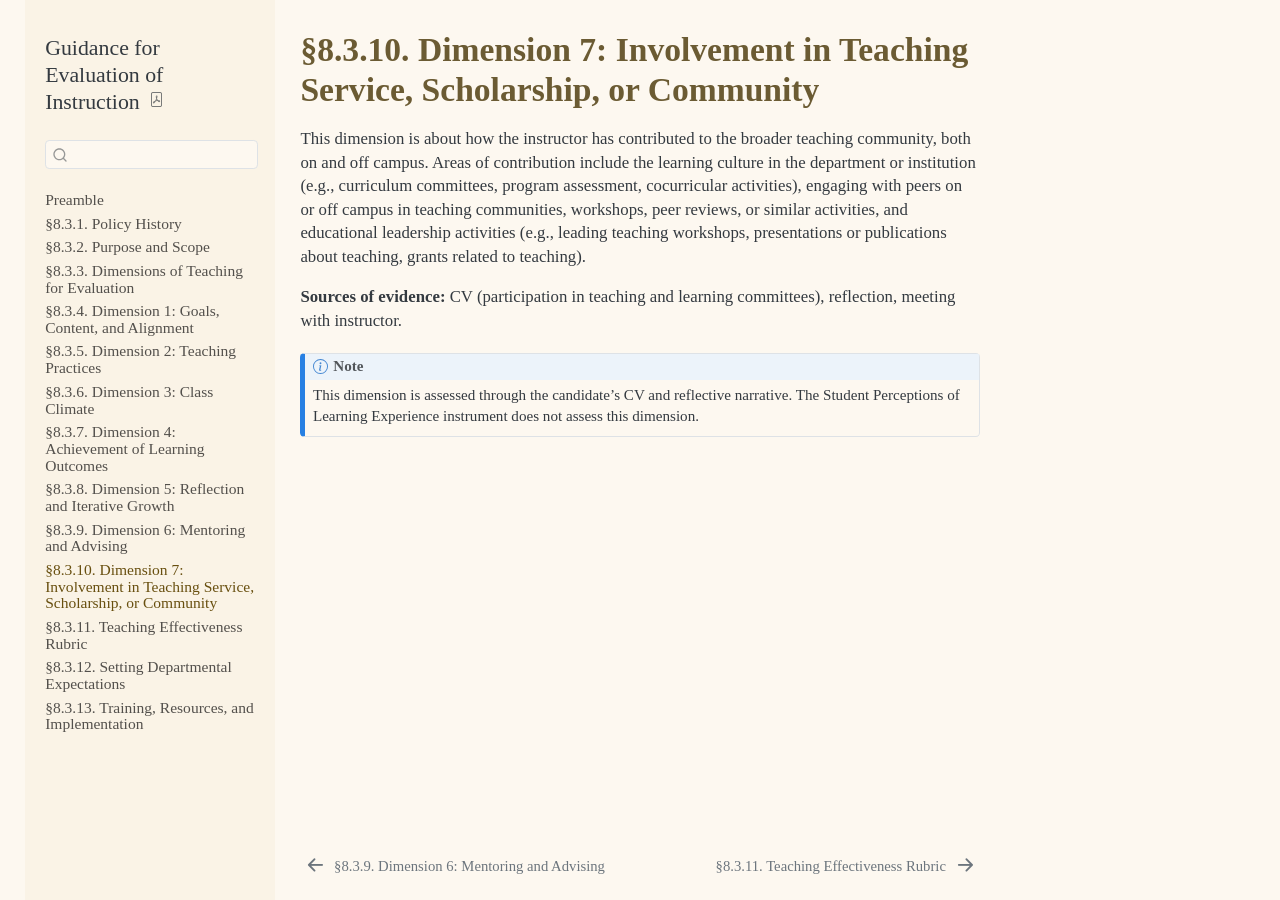
<file: _book/s8_3_10.html>
<!DOCTYPE html>
<html xmlns="http://www.w3.org/1999/xhtml" lang="en" xml:lang="en"><head>

<meta charset="utf-8">
<meta name="generator" content="quarto-1.5.57">

<meta name="viewport" content="width=device-width, initial-scale=1.0, user-scalable=yes">


<title>§8.3.10. Dimension 7: Involvement in Teaching Service, Scholarship, or Community – Guidance for Evaluation of Instruction</title>
<style>
code{white-space: pre-wrap;}
span.smallcaps{font-variant: small-caps;}
div.columns{display: flex; gap: min(4vw, 1.5em);}
div.column{flex: auto; overflow-x: auto;}
div.hanging-indent{margin-left: 1.5em; text-indent: -1.5em;}
ul.task-list{list-style: none;}
ul.task-list li input[type="checkbox"] {
  width: 0.8em;
  margin: 0 0.8em 0.2em -1em; /* quarto-specific, see https://github.com/quarto-dev/quarto-cli/issues/4556 */ 
  vertical-align: middle;
}
</style>


<script src="site_libs/quarto-nav/quarto-nav.js"></script>
<script src="site_libs/quarto-nav/headroom.min.js"></script>
<script src="site_libs/clipboard/clipboard.min.js"></script>
<script src="site_libs/quarto-search/autocomplete.umd.js"></script>
<script src="site_libs/quarto-search/fuse.min.js"></script>
<script src="site_libs/quarto-search/quarto-search.js"></script>
<meta name="quarto:offset" content="./">
<link href="./s8_3_11.html" rel="next">
<link href="./s8_3_9.html" rel="prev">
<script src="site_libs/quarto-html/quarto.js"></script>
<script src="site_libs/quarto-html/popper.min.js"></script>
<script src="site_libs/quarto-html/tippy.umd.min.js"></script>
<script src="site_libs/quarto-html/anchor.min.js"></script>
<link href="site_libs/quarto-html/tippy.css" rel="stylesheet">
<link href="site_libs/quarto-html/quarto-syntax-highlighting.css" rel="stylesheet" id="quarto-text-highlighting-styles">
<script src="site_libs/bootstrap/bootstrap.min.js"></script>
<link href="site_libs/bootstrap/bootstrap-icons.css" rel="stylesheet">
<link href="site_libs/bootstrap/bootstrap.min.css" rel="stylesheet" id="quarto-bootstrap" data-mode="light">
<script id="quarto-search-options" type="application/json">{
  "location": "sidebar",
  "copy-button": false,
  "collapse-after": 3,
  "panel-placement": "start",
  "type": "textbox",
  "limit": 50,
  "keyboard-shortcut": [
    "f",
    "/",
    "s"
  ],
  "show-item-context": false,
  "language": {
    "search-no-results-text": "No results",
    "search-matching-documents-text": "matching documents",
    "search-copy-link-title": "Copy link to search",
    "search-hide-matches-text": "Hide additional matches",
    "search-more-match-text": "more match in this document",
    "search-more-matches-text": "more matches in this document",
    "search-clear-button-title": "Clear",
    "search-text-placeholder": "",
    "search-detached-cancel-button-title": "Cancel",
    "search-submit-button-title": "Submit",
    "search-label": "Search"
  }
}</script>


</head>

<body class="nav-sidebar floating">

<div id="quarto-search-results"></div>
  <header id="quarto-header" class="headroom fixed-top">
  <nav class="quarto-secondary-nav">
    <div class="container-fluid d-flex">
      <button type="button" class="quarto-btn-toggle btn" data-bs-toggle="collapse" role="button" data-bs-target=".quarto-sidebar-collapse-item" aria-controls="quarto-sidebar" aria-expanded="false" aria-label="Toggle sidebar navigation" onclick="if (window.quartoToggleHeadroom) { window.quartoToggleHeadroom(); }">
        <i class="bi bi-layout-text-sidebar-reverse"></i>
      </button>
        <nav class="quarto-page-breadcrumbs" aria-label="breadcrumb"><ol class="breadcrumb"><li class="breadcrumb-item"><a href="./s8_3_10.html"><span class="chapter-title">§8.3.10. Dimension 7: Involvement in Teaching Service, Scholarship, or Community</span></a></li></ol></nav>
        <a class="flex-grow-1" role="navigation" data-bs-toggle="collapse" data-bs-target=".quarto-sidebar-collapse-item" aria-controls="quarto-sidebar" aria-expanded="false" aria-label="Toggle sidebar navigation" onclick="if (window.quartoToggleHeadroom) { window.quartoToggleHeadroom(); }">      
        </a>
      <button type="button" class="btn quarto-search-button" aria-label="Search" onclick="window.quartoOpenSearch();">
        <i class="bi bi-search"></i>
      </button>
    </div>
  </nav>
</header>
<!-- content -->
<div id="quarto-content" class="quarto-container page-columns page-rows-contents page-layout-article">
<!-- sidebar -->
  <nav id="quarto-sidebar" class="sidebar collapse collapse-horizontal quarto-sidebar-collapse-item sidebar-navigation floating overflow-auto">
    <div class="pt-lg-2 mt-2 text-left sidebar-header">
    <div class="sidebar-title mb-0 py-0">
      <a href="./">Guidance for Evaluation of Instruction</a> 
        <div class="sidebar-tools-main">
    <a href="./Guidance-for-Evaluation-of-Instruction.pdf" title="Download PDF" class="quarto-navigation-tool px-1" aria-label="Download PDF"><i class="bi bi-file-pdf"></i></a>
</div>
    </div>
      </div>
        <div class="mt-2 flex-shrink-0 align-items-center">
        <div class="sidebar-search">
        <div id="quarto-search" class="" title="Search"></div>
        </div>
        </div>
    <div class="sidebar-menu-container"> 
    <ul class="list-unstyled mt-1">
        <li class="sidebar-item">
  <div class="sidebar-item-container"> 
  <a href="./index.html" class="sidebar-item-text sidebar-link">
 <span class="menu-text">Preamble</span></a>
  </div>
</li>
        <li class="sidebar-item">
  <div class="sidebar-item-container"> 
  <a href="./s8_3_1.html" class="sidebar-item-text sidebar-link"><span class="chapter-title">§8.3.1. Policy History</span></a>
  </div>
</li>
        <li class="sidebar-item">
  <div class="sidebar-item-container"> 
  <a href="./s8_3_2.html" class="sidebar-item-text sidebar-link"><span class="chapter-title">§8.3.2. Purpose and Scope</span></a>
  </div>
</li>
        <li class="sidebar-item">
  <div class="sidebar-item-container"> 
  <a href="./s8_3_3.html" class="sidebar-item-text sidebar-link"><span class="chapter-title">§8.3.3. Dimensions of Teaching for Evaluation</span></a>
  </div>
</li>
        <li class="sidebar-item">
  <div class="sidebar-item-container"> 
  <a href="./s8_3_4.html" class="sidebar-item-text sidebar-link"><span class="chapter-title">§8.3.4. Dimension 1: Goals, Content, and Alignment</span></a>
  </div>
</li>
        <li class="sidebar-item">
  <div class="sidebar-item-container"> 
  <a href="./s8_3_5.html" class="sidebar-item-text sidebar-link"><span class="chapter-title">§8.3.5. Dimension 2: Teaching Practices</span></a>
  </div>
</li>
        <li class="sidebar-item">
  <div class="sidebar-item-container"> 
  <a href="./s8_3_6.html" class="sidebar-item-text sidebar-link"><span class="chapter-title">§8.3.6. Dimension 3: Class Climate</span></a>
  </div>
</li>
        <li class="sidebar-item">
  <div class="sidebar-item-container"> 
  <a href="./s8_3_7.html" class="sidebar-item-text sidebar-link"><span class="chapter-title">§8.3.7. Dimension 4: Achievement of Learning Outcomes</span></a>
  </div>
</li>
        <li class="sidebar-item">
  <div class="sidebar-item-container"> 
  <a href="./s8_3_8.html" class="sidebar-item-text sidebar-link"><span class="chapter-title">§8.3.8. Dimension 5: Reflection and Iterative Growth</span></a>
  </div>
</li>
        <li class="sidebar-item">
  <div class="sidebar-item-container"> 
  <a href="./s8_3_9.html" class="sidebar-item-text sidebar-link"><span class="chapter-title">§8.3.9. Dimension 6: Mentoring and Advising</span></a>
  </div>
</li>
        <li class="sidebar-item">
  <div class="sidebar-item-container"> 
  <a href="./s8_3_10.html" class="sidebar-item-text sidebar-link active"><span class="chapter-title">§8.3.10. Dimension 7: Involvement in Teaching Service, Scholarship, or Community</span></a>
  </div>
</li>
        <li class="sidebar-item">
  <div class="sidebar-item-container"> 
  <a href="./s8_3_11.html" class="sidebar-item-text sidebar-link"><span class="chapter-title">§8.3.11. Teaching Effectiveness Rubric</span></a>
  </div>
</li>
        <li class="sidebar-item">
  <div class="sidebar-item-container"> 
  <a href="./s8_3_12.html" class="sidebar-item-text sidebar-link"><span class="chapter-title">§8.3.12. Setting Departmental Expectations</span></a>
  </div>
</li>
        <li class="sidebar-item">
  <div class="sidebar-item-container"> 
  <a href="./s8_3_13.html" class="sidebar-item-text sidebar-link"><span class="chapter-title">§8.3.13. Training, Resources, and Implementation</span></a>
  </div>
</li>
    </ul>
    </div>
</nav>
<div id="quarto-sidebar-glass" class="quarto-sidebar-collapse-item" data-bs-toggle="collapse" data-bs-target=".quarto-sidebar-collapse-item"></div>
<!-- margin-sidebar -->
    <div id="quarto-margin-sidebar" class="sidebar margin-sidebar zindex-bottom">
        
    </div>
<!-- main -->
<main class="content" id="quarto-document-content">

<header id="title-block-header" class="quarto-title-block default">
<div class="quarto-title">
<h1 class="title"><span class="chapter-title">§8.3.10. Dimension 7: Involvement in Teaching Service, Scholarship, or Community</span></h1>
</div>



<div class="quarto-title-meta">

    
  
    
  </div>
  


</header>


<p>This dimension is about how the instructor has contributed to the broader teaching community, both on and off campus. Areas of contribution include the learning culture in the department or institution (e.g., curriculum committees, program assessment, cocurricular activities), engaging with peers on or off campus in teaching communities, workshops, peer reviews, or similar activities, and educational leadership activities (e.g., leading teaching workshops, presentations or publications about teaching, grants related to teaching).</p>
<p><strong>Sources of evidence:</strong> CV (participation in teaching and learning committees), reflection, meeting with instructor.</p>
<div class="callout callout-style-default callout-note callout-titled" title="Note">
<div class="callout-header d-flex align-content-center">
<div class="callout-icon-container">
<i class="callout-icon"></i>
</div>
<div class="callout-title-container flex-fill">
Note
</div>
</div>
<div class="callout-body-container callout-body">
<p>This dimension is assessed through the candidate’s CV and reflective narrative. The Student Perceptions of Learning Experience instrument does not assess this dimension.</p>
</div>
</div>



</main> <!-- /main -->
<script id="quarto-html-after-body" type="application/javascript">
window.document.addEventListener("DOMContentLoaded", function (event) {
  const toggleBodyColorMode = (bsSheetEl) => {
    const mode = bsSheetEl.getAttribute("data-mode");
    const bodyEl = window.document.querySelector("body");
    if (mode === "dark") {
      bodyEl.classList.add("quarto-dark");
      bodyEl.classList.remove("quarto-light");
    } else {
      bodyEl.classList.add("quarto-light");
      bodyEl.classList.remove("quarto-dark");
    }
  }
  const toggleBodyColorPrimary = () => {
    const bsSheetEl = window.document.querySelector("link#quarto-bootstrap");
    if (bsSheetEl) {
      toggleBodyColorMode(bsSheetEl);
    }
  }
  toggleBodyColorPrimary();  
  const icon = "";
  const anchorJS = new window.AnchorJS();
  anchorJS.options = {
    placement: 'right',
    icon: icon
  };
  anchorJS.add('.anchored');
  const isCodeAnnotation = (el) => {
    for (const clz of el.classList) {
      if (clz.startsWith('code-annotation-')) {                     
        return true;
      }
    }
    return false;
  }
  const onCopySuccess = function(e) {
    // button target
    const button = e.trigger;
    // don't keep focus
    button.blur();
    // flash "checked"
    button.classList.add('code-copy-button-checked');
    var currentTitle = button.getAttribute("title");
    button.setAttribute("title", "Copied!");
    let tooltip;
    if (window.bootstrap) {
      button.setAttribute("data-bs-toggle", "tooltip");
      button.setAttribute("data-bs-placement", "left");
      button.setAttribute("data-bs-title", "Copied!");
      tooltip = new bootstrap.Tooltip(button, 
        { trigger: "manual", 
          customClass: "code-copy-button-tooltip",
          offset: [0, -8]});
      tooltip.show();    
    }
    setTimeout(function() {
      if (tooltip) {
        tooltip.hide();
        button.removeAttribute("data-bs-title");
        button.removeAttribute("data-bs-toggle");
        button.removeAttribute("data-bs-placement");
      }
      button.setAttribute("title", currentTitle);
      button.classList.remove('code-copy-button-checked');
    }, 1000);
    // clear code selection
    e.clearSelection();
  }
  const getTextToCopy = function(trigger) {
      const codeEl = trigger.previousElementSibling.cloneNode(true);
      for (const childEl of codeEl.children) {
        if (isCodeAnnotation(childEl)) {
          childEl.remove();
        }
      }
      return codeEl.innerText;
  }
  const clipboard = new window.ClipboardJS('.code-copy-button:not([data-in-quarto-modal])', {
    text: getTextToCopy
  });
  clipboard.on('success', onCopySuccess);
  if (window.document.getElementById('quarto-embedded-source-code-modal')) {
    // For code content inside modals, clipBoardJS needs to be initialized with a container option
    // TODO: Check when it could be a function (https://github.com/zenorocha/clipboard.js/issues/860)
    const clipboardModal = new window.ClipboardJS('.code-copy-button[data-in-quarto-modal]', {
      text: getTextToCopy,
      container: window.document.getElementById('quarto-embedded-source-code-modal')
    });
    clipboardModal.on('success', onCopySuccess);
  }
    var localhostRegex = new RegExp(/^(?:http|https):\/\/localhost\:?[0-9]*\//);
    var mailtoRegex = new RegExp(/^mailto:/);
      var filterRegex = new RegExp('/' + window.location.host + '/');
    var isInternal = (href) => {
        return filterRegex.test(href) || localhostRegex.test(href) || mailtoRegex.test(href);
    }
    // Inspect non-navigation links and adorn them if external
 	var links = window.document.querySelectorAll('a[href]:not(.nav-link):not(.navbar-brand):not(.toc-action):not(.sidebar-link):not(.sidebar-item-toggle):not(.pagination-link):not(.no-external):not([aria-hidden]):not(.dropdown-item):not(.quarto-navigation-tool):not(.about-link)');
    for (var i=0; i<links.length; i++) {
      const link = links[i];
      if (!isInternal(link.href)) {
        // undo the damage that might have been done by quarto-nav.js in the case of
        // links that we want to consider external
        if (link.dataset.originalHref !== undefined) {
          link.href = link.dataset.originalHref;
        }
      }
    }
  function tippyHover(el, contentFn, onTriggerFn, onUntriggerFn) {
    const config = {
      allowHTML: true,
      maxWidth: 500,
      delay: 100,
      arrow: false,
      appendTo: function(el) {
          return el.parentElement;
      },
      interactive: true,
      interactiveBorder: 10,
      theme: 'quarto',
      placement: 'bottom-start',
    };
    if (contentFn) {
      config.content = contentFn;
    }
    if (onTriggerFn) {
      config.onTrigger = onTriggerFn;
    }
    if (onUntriggerFn) {
      config.onUntrigger = onUntriggerFn;
    }
    window.tippy(el, config); 
  }
  const noterefs = window.document.querySelectorAll('a[role="doc-noteref"]');
  for (var i=0; i<noterefs.length; i++) {
    const ref = noterefs[i];
    tippyHover(ref, function() {
      // use id or data attribute instead here
      let href = ref.getAttribute('data-footnote-href') || ref.getAttribute('href');
      try { href = new URL(href).hash; } catch {}
      const id = href.replace(/^#\/?/, "");
      const note = window.document.getElementById(id);
      if (note) {
        return note.innerHTML;
      } else {
        return "";
      }
    });
  }
  const xrefs = window.document.querySelectorAll('a.quarto-xref');
  const processXRef = (id, note) => {
    // Strip column container classes
    const stripColumnClz = (el) => {
      el.classList.remove("page-full", "page-columns");
      if (el.children) {
        for (const child of el.children) {
          stripColumnClz(child);
        }
      }
    }
    stripColumnClz(note)
    if (id === null || id.startsWith('sec-')) {
      // Special case sections, only their first couple elements
      const container = document.createElement("div");
      if (note.children && note.children.length > 2) {
        container.appendChild(note.children[0].cloneNode(true));
        for (let i = 1; i < note.children.length; i++) {
          const child = note.children[i];
          if (child.tagName === "P" && child.innerText === "") {
            continue;
          } else {
            container.appendChild(child.cloneNode(true));
            break;
          }
        }
        if (window.Quarto?.typesetMath) {
          window.Quarto.typesetMath(container);
        }
        return container.innerHTML
      } else {
        if (window.Quarto?.typesetMath) {
          window.Quarto.typesetMath(note);
        }
        return note.innerHTML;
      }
    } else {
      // Remove any anchor links if they are present
      const anchorLink = note.querySelector('a.anchorjs-link');
      if (anchorLink) {
        anchorLink.remove();
      }
      if (window.Quarto?.typesetMath) {
        window.Quarto.typesetMath(note);
      }
      // TODO in 1.5, we should make sure this works without a callout special case
      if (note.classList.contains("callout")) {
        return note.outerHTML;
      } else {
        return note.innerHTML;
      }
    }
  }
  for (var i=0; i<xrefs.length; i++) {
    const xref = xrefs[i];
    tippyHover(xref, undefined, function(instance) {
      instance.disable();
      let url = xref.getAttribute('href');
      let hash = undefined; 
      if (url.startsWith('#')) {
        hash = url;
      } else {
        try { hash = new URL(url).hash; } catch {}
      }
      if (hash) {
        const id = hash.replace(/^#\/?/, "");
        const note = window.document.getElementById(id);
        if (note !== null) {
          try {
            const html = processXRef(id, note.cloneNode(true));
            instance.setContent(html);
          } finally {
            instance.enable();
            instance.show();
          }
        } else {
          // See if we can fetch this
          fetch(url.split('#')[0])
          .then(res => res.text())
          .then(html => {
            const parser = new DOMParser();
            const htmlDoc = parser.parseFromString(html, "text/html");
            const note = htmlDoc.getElementById(id);
            if (note !== null) {
              const html = processXRef(id, note);
              instance.setContent(html);
            } 
          }).finally(() => {
            instance.enable();
            instance.show();
          });
        }
      } else {
        // See if we can fetch a full url (with no hash to target)
        // This is a special case and we should probably do some content thinning / targeting
        fetch(url)
        .then(res => res.text())
        .then(html => {
          const parser = new DOMParser();
          const htmlDoc = parser.parseFromString(html, "text/html");
          const note = htmlDoc.querySelector('main.content');
          if (note !== null) {
            // This should only happen for chapter cross references
            // (since there is no id in the URL)
            // remove the first header
            if (note.children.length > 0 && note.children[0].tagName === "HEADER") {
              note.children[0].remove();
            }
            const html = processXRef(null, note);
            instance.setContent(html);
          } 
        }).finally(() => {
          instance.enable();
          instance.show();
        });
      }
    }, function(instance) {
    });
  }
      let selectedAnnoteEl;
      const selectorForAnnotation = ( cell, annotation) => {
        let cellAttr = 'data-code-cell="' + cell + '"';
        let lineAttr = 'data-code-annotation="' +  annotation + '"';
        const selector = 'span[' + cellAttr + '][' + lineAttr + ']';
        return selector;
      }
      const selectCodeLines = (annoteEl) => {
        const doc = window.document;
        const targetCell = annoteEl.getAttribute("data-target-cell");
        const targetAnnotation = annoteEl.getAttribute("data-target-annotation");
        const annoteSpan = window.document.querySelector(selectorForAnnotation(targetCell, targetAnnotation));
        const lines = annoteSpan.getAttribute("data-code-lines").split(",");
        const lineIds = lines.map((line) => {
          return targetCell + "-" + line;
        })
        let top = null;
        let height = null;
        let parent = null;
        if (lineIds.length > 0) {
            //compute the position of the single el (top and bottom and make a div)
            const el = window.document.getElementById(lineIds[0]);
            top = el.offsetTop;
            height = el.offsetHeight;
            parent = el.parentElement.parentElement;
          if (lineIds.length > 1) {
            const lastEl = window.document.getElementById(lineIds[lineIds.length - 1]);
            const bottom = lastEl.offsetTop + lastEl.offsetHeight;
            height = bottom - top;
          }
          if (top !== null && height !== null && parent !== null) {
            // cook up a div (if necessary) and position it 
            let div = window.document.getElementById("code-annotation-line-highlight");
            if (div === null) {
              div = window.document.createElement("div");
              div.setAttribute("id", "code-annotation-line-highlight");
              div.style.position = 'absolute';
              parent.appendChild(div);
            }
            div.style.top = top - 2 + "px";
            div.style.height = height + 4 + "px";
            div.style.left = 0;
            let gutterDiv = window.document.getElementById("code-annotation-line-highlight-gutter");
            if (gutterDiv === null) {
              gutterDiv = window.document.createElement("div");
              gutterDiv.setAttribute("id", "code-annotation-line-highlight-gutter");
              gutterDiv.style.position = 'absolute';
              const codeCell = window.document.getElementById(targetCell);
              const gutter = codeCell.querySelector('.code-annotation-gutter');
              gutter.appendChild(gutterDiv);
            }
            gutterDiv.style.top = top - 2 + "px";
            gutterDiv.style.height = height + 4 + "px";
          }
          selectedAnnoteEl = annoteEl;
        }
      };
      const unselectCodeLines = () => {
        const elementsIds = ["code-annotation-line-highlight", "code-annotation-line-highlight-gutter"];
        elementsIds.forEach((elId) => {
          const div = window.document.getElementById(elId);
          if (div) {
            div.remove();
          }
        });
        selectedAnnoteEl = undefined;
      };
        // Handle positioning of the toggle
    window.addEventListener(
      "resize",
      throttle(() => {
        elRect = undefined;
        if (selectedAnnoteEl) {
          selectCodeLines(selectedAnnoteEl);
        }
      }, 10)
    );
    function throttle(fn, ms) {
    let throttle = false;
    let timer;
      return (...args) => {
        if(!throttle) { // first call gets through
            fn.apply(this, args);
            throttle = true;
        } else { // all the others get throttled
            if(timer) clearTimeout(timer); // cancel #2
            timer = setTimeout(() => {
              fn.apply(this, args);
              timer = throttle = false;
            }, ms);
        }
      };
    }
      // Attach click handler to the DT
      const annoteDls = window.document.querySelectorAll('dt[data-target-cell]');
      for (const annoteDlNode of annoteDls) {
        annoteDlNode.addEventListener('click', (event) => {
          const clickedEl = event.target;
          if (clickedEl !== selectedAnnoteEl) {
            unselectCodeLines();
            const activeEl = window.document.querySelector('dt[data-target-cell].code-annotation-active');
            if (activeEl) {
              activeEl.classList.remove('code-annotation-active');
            }
            selectCodeLines(clickedEl);
            clickedEl.classList.add('code-annotation-active');
          } else {
            // Unselect the line
            unselectCodeLines();
            clickedEl.classList.remove('code-annotation-active');
          }
        });
      }
  const findCites = (el) => {
    const parentEl = el.parentElement;
    if (parentEl) {
      const cites = parentEl.dataset.cites;
      if (cites) {
        return {
          el,
          cites: cites.split(' ')
        };
      } else {
        return findCites(el.parentElement)
      }
    } else {
      return undefined;
    }
  };
  var bibliorefs = window.document.querySelectorAll('a[role="doc-biblioref"]');
  for (var i=0; i<bibliorefs.length; i++) {
    const ref = bibliorefs[i];
    const citeInfo = findCites(ref);
    if (citeInfo) {
      tippyHover(citeInfo.el, function() {
        var popup = window.document.createElement('div');
        citeInfo.cites.forEach(function(cite) {
          var citeDiv = window.document.createElement('div');
          citeDiv.classList.add('hanging-indent');
          citeDiv.classList.add('csl-entry');
          var biblioDiv = window.document.getElementById('ref-' + cite);
          if (biblioDiv) {
            citeDiv.innerHTML = biblioDiv.innerHTML;
          }
          popup.appendChild(citeDiv);
        });
        return popup.innerHTML;
      });
    }
  }
});
</script>
<nav class="page-navigation">
  <div class="nav-page nav-page-previous">
      <a href="./s8_3_9.html" class="pagination-link" aria-label="§8.3.9. Dimension 6: Mentoring and Advising">
        <i class="bi bi-arrow-left-short"></i> <span class="nav-page-text"><span class="chapter-title">§8.3.9. Dimension 6: Mentoring and Advising</span></span>
      </a>          
  </div>
  <div class="nav-page nav-page-next">
      <a href="./s8_3_11.html" class="pagination-link" aria-label="§8.3.11. Teaching Effectiveness Rubric">
        <span class="nav-page-text"><span class="chapter-title">§8.3.11. Teaching Effectiveness Rubric</span></span> <i class="bi bi-arrow-right-short"></i>
      </a>
  </div>
</nav>
</div> <!-- /content -->




</body></html>
</file>
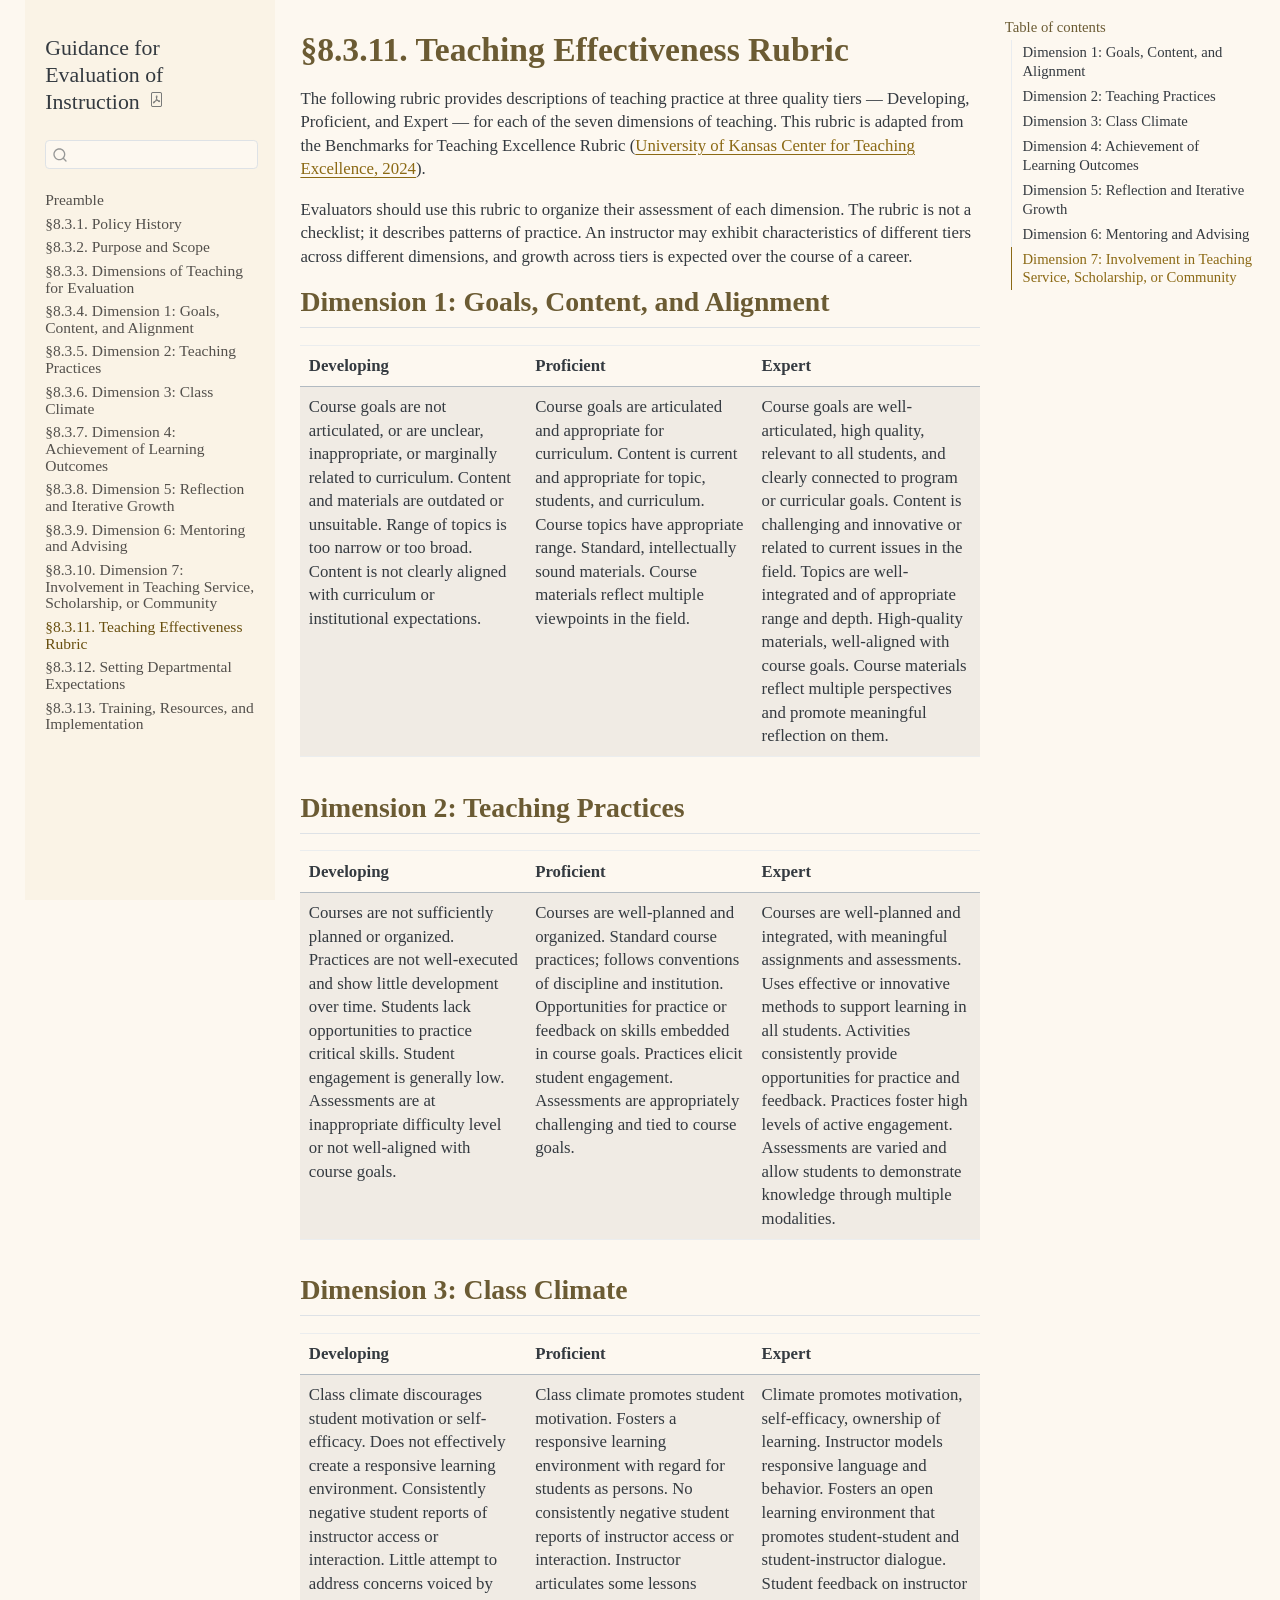
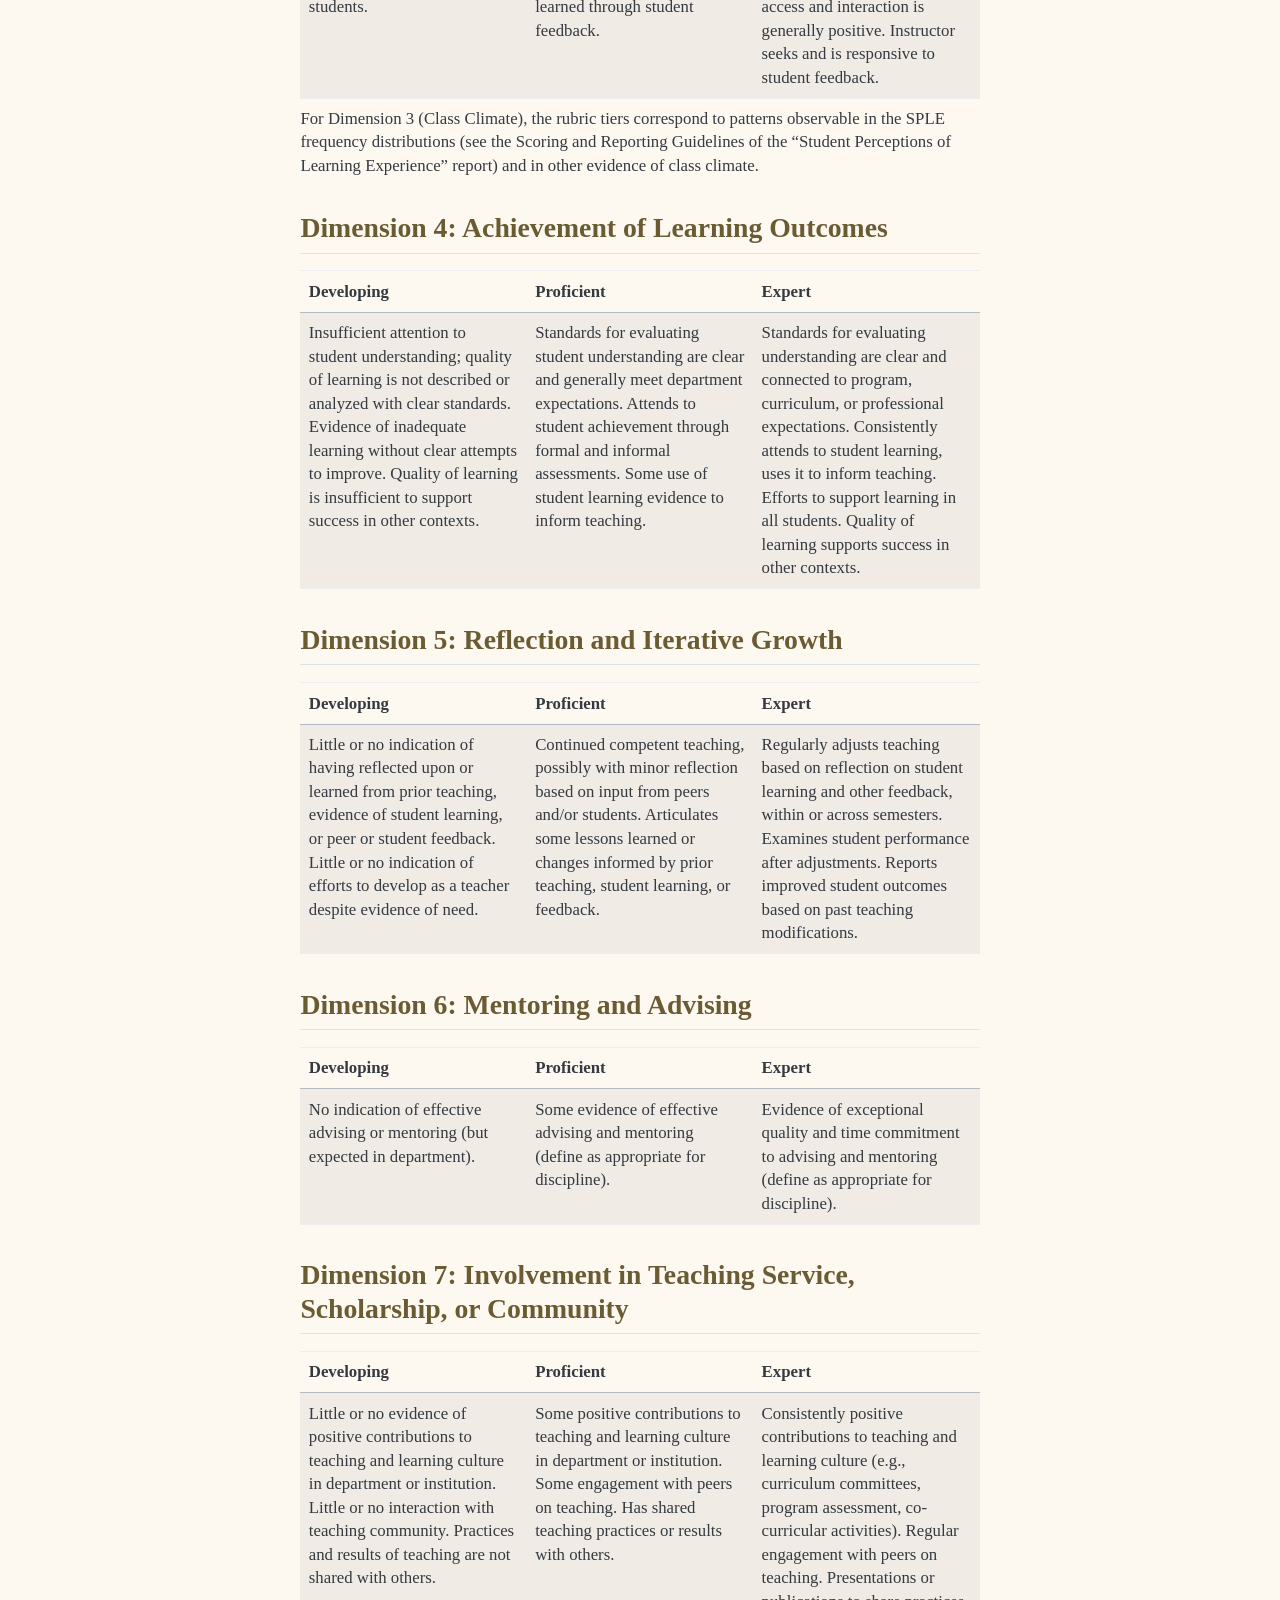
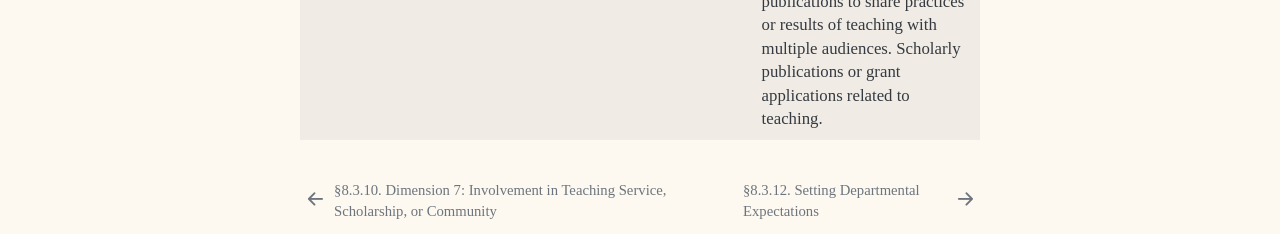
<file: _book/s8_3_11.html>
<!DOCTYPE html>
<html xmlns="http://www.w3.org/1999/xhtml" lang="en" xml:lang="en"><head>

<meta charset="utf-8">
<meta name="generator" content="quarto-1.5.57">

<meta name="viewport" content="width=device-width, initial-scale=1.0, user-scalable=yes">


<title>§8.3.11. Teaching Effectiveness Rubric – Guidance for Evaluation of Instruction</title>
<style>
code{white-space: pre-wrap;}
span.smallcaps{font-variant: small-caps;}
div.columns{display: flex; gap: min(4vw, 1.5em);}
div.column{flex: auto; overflow-x: auto;}
div.hanging-indent{margin-left: 1.5em; text-indent: -1.5em;}
ul.task-list{list-style: none;}
ul.task-list li input[type="checkbox"] {
  width: 0.8em;
  margin: 0 0.8em 0.2em -1em; /* quarto-specific, see https://github.com/quarto-dev/quarto-cli/issues/4556 */ 
  vertical-align: middle;
}
</style>


<script src="site_libs/quarto-nav/quarto-nav.js"></script>
<script src="site_libs/quarto-nav/headroom.min.js"></script>
<script src="site_libs/clipboard/clipboard.min.js"></script>
<script src="site_libs/quarto-search/autocomplete.umd.js"></script>
<script src="site_libs/quarto-search/fuse.min.js"></script>
<script src="site_libs/quarto-search/quarto-search.js"></script>
<meta name="quarto:offset" content="./">
<link href="./s8_3_12.html" rel="next">
<link href="./s8_3_10.html" rel="prev">
<script src="site_libs/quarto-html/quarto.js"></script>
<script src="site_libs/quarto-html/popper.min.js"></script>
<script src="site_libs/quarto-html/tippy.umd.min.js"></script>
<script src="site_libs/quarto-html/anchor.min.js"></script>
<link href="site_libs/quarto-html/tippy.css" rel="stylesheet">
<link href="site_libs/quarto-html/quarto-syntax-highlighting.css" rel="stylesheet" id="quarto-text-highlighting-styles">
<script src="site_libs/bootstrap/bootstrap.min.js"></script>
<link href="site_libs/bootstrap/bootstrap-icons.css" rel="stylesheet">
<link href="site_libs/bootstrap/bootstrap.min.css" rel="stylesheet" id="quarto-bootstrap" data-mode="light">
<script id="quarto-search-options" type="application/json">{
  "location": "sidebar",
  "copy-button": false,
  "collapse-after": 3,
  "panel-placement": "start",
  "type": "textbox",
  "limit": 50,
  "keyboard-shortcut": [
    "f",
    "/",
    "s"
  ],
  "show-item-context": false,
  "language": {
    "search-no-results-text": "No results",
    "search-matching-documents-text": "matching documents",
    "search-copy-link-title": "Copy link to search",
    "search-hide-matches-text": "Hide additional matches",
    "search-more-match-text": "more match in this document",
    "search-more-matches-text": "more matches in this document",
    "search-clear-button-title": "Clear",
    "search-text-placeholder": "",
    "search-detached-cancel-button-title": "Cancel",
    "search-submit-button-title": "Submit",
    "search-label": "Search"
  }
}</script>


</head>

<body class="nav-sidebar floating">

<div id="quarto-search-results"></div>
  <header id="quarto-header" class="headroom fixed-top">
  <nav class="quarto-secondary-nav">
    <div class="container-fluid d-flex">
      <button type="button" class="quarto-btn-toggle btn" data-bs-toggle="collapse" role="button" data-bs-target=".quarto-sidebar-collapse-item" aria-controls="quarto-sidebar" aria-expanded="false" aria-label="Toggle sidebar navigation" onclick="if (window.quartoToggleHeadroom) { window.quartoToggleHeadroom(); }">
        <i class="bi bi-layout-text-sidebar-reverse"></i>
      </button>
        <nav class="quarto-page-breadcrumbs" aria-label="breadcrumb"><ol class="breadcrumb"><li class="breadcrumb-item"><a href="./s8_3_11.html"><span class="chapter-title">§8.3.11. Teaching Effectiveness Rubric</span></a></li></ol></nav>
        <a class="flex-grow-1" role="navigation" data-bs-toggle="collapse" data-bs-target=".quarto-sidebar-collapse-item" aria-controls="quarto-sidebar" aria-expanded="false" aria-label="Toggle sidebar navigation" onclick="if (window.quartoToggleHeadroom) { window.quartoToggleHeadroom(); }">      
        </a>
      <button type="button" class="btn quarto-search-button" aria-label="Search" onclick="window.quartoOpenSearch();">
        <i class="bi bi-search"></i>
      </button>
    </div>
  </nav>
</header>
<!-- content -->
<div id="quarto-content" class="quarto-container page-columns page-rows-contents page-layout-article">
<!-- sidebar -->
  <nav id="quarto-sidebar" class="sidebar collapse collapse-horizontal quarto-sidebar-collapse-item sidebar-navigation floating overflow-auto">
    <div class="pt-lg-2 mt-2 text-left sidebar-header">
    <div class="sidebar-title mb-0 py-0">
      <a href="./">Guidance for Evaluation of Instruction</a> 
        <div class="sidebar-tools-main">
    <a href="./Guidance-for-Evaluation-of-Instruction.pdf" title="Download PDF" class="quarto-navigation-tool px-1" aria-label="Download PDF"><i class="bi bi-file-pdf"></i></a>
</div>
    </div>
      </div>
        <div class="mt-2 flex-shrink-0 align-items-center">
        <div class="sidebar-search">
        <div id="quarto-search" class="" title="Search"></div>
        </div>
        </div>
    <div class="sidebar-menu-container"> 
    <ul class="list-unstyled mt-1">
        <li class="sidebar-item">
  <div class="sidebar-item-container"> 
  <a href="./index.html" class="sidebar-item-text sidebar-link">
 <span class="menu-text">Preamble</span></a>
  </div>
</li>
        <li class="sidebar-item">
  <div class="sidebar-item-container"> 
  <a href="./s8_3_1.html" class="sidebar-item-text sidebar-link"><span class="chapter-title">§8.3.1. Policy History</span></a>
  </div>
</li>
        <li class="sidebar-item">
  <div class="sidebar-item-container"> 
  <a href="./s8_3_2.html" class="sidebar-item-text sidebar-link"><span class="chapter-title">§8.3.2. Purpose and Scope</span></a>
  </div>
</li>
        <li class="sidebar-item">
  <div class="sidebar-item-container"> 
  <a href="./s8_3_3.html" class="sidebar-item-text sidebar-link"><span class="chapter-title">§8.3.3. Dimensions of Teaching for Evaluation</span></a>
  </div>
</li>
        <li class="sidebar-item">
  <div class="sidebar-item-container"> 
  <a href="./s8_3_4.html" class="sidebar-item-text sidebar-link"><span class="chapter-title">§8.3.4. Dimension 1: Goals, Content, and Alignment</span></a>
  </div>
</li>
        <li class="sidebar-item">
  <div class="sidebar-item-container"> 
  <a href="./s8_3_5.html" class="sidebar-item-text sidebar-link"><span class="chapter-title">§8.3.5. Dimension 2: Teaching Practices</span></a>
  </div>
</li>
        <li class="sidebar-item">
  <div class="sidebar-item-container"> 
  <a href="./s8_3_6.html" class="sidebar-item-text sidebar-link"><span class="chapter-title">§8.3.6. Dimension 3: Class Climate</span></a>
  </div>
</li>
        <li class="sidebar-item">
  <div class="sidebar-item-container"> 
  <a href="./s8_3_7.html" class="sidebar-item-text sidebar-link"><span class="chapter-title">§8.3.7. Dimension 4: Achievement of Learning Outcomes</span></a>
  </div>
</li>
        <li class="sidebar-item">
  <div class="sidebar-item-container"> 
  <a href="./s8_3_8.html" class="sidebar-item-text sidebar-link"><span class="chapter-title">§8.3.8. Dimension 5: Reflection and Iterative Growth</span></a>
  </div>
</li>
        <li class="sidebar-item">
  <div class="sidebar-item-container"> 
  <a href="./s8_3_9.html" class="sidebar-item-text sidebar-link"><span class="chapter-title">§8.3.9. Dimension 6: Mentoring and Advising</span></a>
  </div>
</li>
        <li class="sidebar-item">
  <div class="sidebar-item-container"> 
  <a href="./s8_3_10.html" class="sidebar-item-text sidebar-link"><span class="chapter-title">§8.3.10. Dimension 7: Involvement in Teaching Service, Scholarship, or Community</span></a>
  </div>
</li>
        <li class="sidebar-item">
  <div class="sidebar-item-container"> 
  <a href="./s8_3_11.html" class="sidebar-item-text sidebar-link active"><span class="chapter-title">§8.3.11. Teaching Effectiveness Rubric</span></a>
  </div>
</li>
        <li class="sidebar-item">
  <div class="sidebar-item-container"> 
  <a href="./s8_3_12.html" class="sidebar-item-text sidebar-link"><span class="chapter-title">§8.3.12. Setting Departmental Expectations</span></a>
  </div>
</li>
        <li class="sidebar-item">
  <div class="sidebar-item-container"> 
  <a href="./s8_3_13.html" class="sidebar-item-text sidebar-link"><span class="chapter-title">§8.3.13. Training, Resources, and Implementation</span></a>
  </div>
</li>
    </ul>
    </div>
</nav>
<div id="quarto-sidebar-glass" class="quarto-sidebar-collapse-item" data-bs-toggle="collapse" data-bs-target=".quarto-sidebar-collapse-item"></div>
<!-- margin-sidebar -->
    <div id="quarto-margin-sidebar" class="sidebar margin-sidebar">
        <nav id="TOC" role="doc-toc" class="toc-active">
    <h2 id="toc-title">Table of contents</h2>
   
  <ul>
  <li><a href="#dimension-1-goals-content-and-alignment" id="toc-dimension-1-goals-content-and-alignment" class="nav-link active" data-scroll-target="#dimension-1-goals-content-and-alignment">Dimension 1: Goals, Content, and Alignment</a></li>
  <li><a href="#dimension-2-teaching-practices" id="toc-dimension-2-teaching-practices" class="nav-link" data-scroll-target="#dimension-2-teaching-practices">Dimension 2: Teaching Practices</a></li>
  <li><a href="#dimension-3-class-climate" id="toc-dimension-3-class-climate" class="nav-link" data-scroll-target="#dimension-3-class-climate">Dimension 3: Class Climate</a></li>
  <li><a href="#dimension-4-achievement-of-learning-outcomes" id="toc-dimension-4-achievement-of-learning-outcomes" class="nav-link" data-scroll-target="#dimension-4-achievement-of-learning-outcomes">Dimension 4: Achievement of Learning Outcomes</a></li>
  <li><a href="#dimension-5-reflection-and-iterative-growth" id="toc-dimension-5-reflection-and-iterative-growth" class="nav-link" data-scroll-target="#dimension-5-reflection-and-iterative-growth">Dimension 5: Reflection and Iterative Growth</a></li>
  <li><a href="#dimension-6-mentoring-and-advising" id="toc-dimension-6-mentoring-and-advising" class="nav-link" data-scroll-target="#dimension-6-mentoring-and-advising">Dimension 6: Mentoring and Advising</a></li>
  <li><a href="#dimension-7-involvement-in-teaching-service-scholarship-or-community" id="toc-dimension-7-involvement-in-teaching-service-scholarship-or-community" class="nav-link" data-scroll-target="#dimension-7-involvement-in-teaching-service-scholarship-or-community">Dimension 7: Involvement in Teaching Service, Scholarship, or Community</a></li>
  </ul>
</nav>
    </div>
<!-- main -->
<main class="content" id="quarto-document-content">

<header id="title-block-header" class="quarto-title-block default">
<div class="quarto-title">
<h1 class="title"><span id="sec-rubric" class="quarto-section-identifier"><span class="chapter-title">§8.3.11. Teaching Effectiveness Rubric</span></span></h1>
</div>



<div class="quarto-title-meta">

    
  
    
  </div>
  


</header>


<p>The following rubric provides descriptions of teaching practice at three quality tiers — Developing, Proficient, and Expert — for each of the seven dimensions of teaching. This rubric is adapted from the Benchmarks for Teaching Excellence Rubric (<a href="https://teval.net/">University of Kansas Center for Teaching Excellence, 2024</a>).</p>
<p>Evaluators should use this rubric to organize their assessment of each dimension. The rubric is not a checklist; it describes patterns of practice. An instructor may exhibit characteristics of different tiers across different dimensions, and growth across tiers is expected over the course of a career.</p>
<section id="dimension-1-goals-content-and-alignment" class="level2">
<h2 class="anchored" data-anchor-id="dimension-1-goals-content-and-alignment">Dimension 1: Goals, Content, and Alignment</h2>
<table class="table-striped caption-top table">
<colgroup>
<col style="width: 33%">
<col style="width: 33%">
<col style="width: 33%">
</colgroup>
<thead>
<tr class="header">
<th>Developing</th>
<th>Proficient</th>
<th>Expert</th>
</tr>
</thead>
<tbody>
<tr class="odd">
<td>Course goals are not articulated, or are unclear, inappropriate, or marginally related to curriculum. Content and materials are outdated or unsuitable. Range of topics is too narrow or too broad. Content is not clearly aligned with curriculum or institutional expectations.</td>
<td>Course goals are articulated and appropriate for curriculum. Content is current and appropriate for topic, students, and curriculum. Course topics have appropriate range. Standard, intellectually sound materials. Course materials reflect multiple viewpoints in the field.</td>
<td>Course goals are well-articulated, high quality, relevant to all students, and clearly connected to program or curricular goals. Content is challenging and innovative or related to current issues in the field. Topics are well-integrated and of appropriate range and depth. High-quality materials, well-aligned with course goals. Course materials reflect multiple perspectives and promote meaningful reflection on them.</td>
</tr>
</tbody>
</table>
</section>
<section id="dimension-2-teaching-practices" class="level2">
<h2 class="anchored" data-anchor-id="dimension-2-teaching-practices">Dimension 2: Teaching Practices</h2>
<table class="table-striped caption-top table">
<colgroup>
<col style="width: 33%">
<col style="width: 33%">
<col style="width: 33%">
</colgroup>
<thead>
<tr class="header">
<th>Developing</th>
<th>Proficient</th>
<th>Expert</th>
</tr>
</thead>
<tbody>
<tr class="odd">
<td>Courses are not sufficiently planned or organized. Practices are not well-executed and show little development over time. Students lack opportunities to practice critical skills. Student engagement is generally low. Assessments are at inappropriate difficulty level or not well-aligned with course goals.</td>
<td>Courses are well-planned and organized. Standard course practices; follows conventions of discipline and institution. Opportunities for practice or feedback on skills embedded in course goals. Practices elicit student engagement. Assessments are appropriately challenging and tied to course goals.</td>
<td>Courses are well-planned and integrated, with meaningful assignments and assessments. Uses effective or innovative methods to support learning in all students. Activities consistently provide opportunities for practice and feedback. Practices foster high levels of active engagement. Assessments are varied and allow students to demonstrate knowledge through multiple modalities.</td>
</tr>
</tbody>
</table>
</section>
<section id="dimension-3-class-climate" class="level2">
<h2 class="anchored" data-anchor-id="dimension-3-class-climate">Dimension 3: Class Climate</h2>
<table class="table-striped caption-top table">
<colgroup>
<col style="width: 33%">
<col style="width: 33%">
<col style="width: 33%">
</colgroup>
<thead>
<tr class="header">
<th>Developing</th>
<th>Proficient</th>
<th>Expert</th>
</tr>
</thead>
<tbody>
<tr class="odd">
<td>Class climate discourages student motivation or self-efficacy. Does not effectively create a responsive learning environment. Consistently negative student reports of instructor access or interaction. Little attempt to address concerns voiced by students.</td>
<td>Class climate promotes student motivation. Fosters a responsive learning environment with regard for students as persons. No consistently negative student reports of instructor access or interaction. Instructor articulates some lessons learned through student feedback.</td>
<td>Climate promotes motivation, self-efficacy, ownership of learning. Instructor models responsive language and behavior. Fosters an open learning environment that promotes student-student and student-instructor dialogue. Student feedback on instructor access and interaction is generally positive. Instructor seeks and is responsive to student feedback.</td>
</tr>
</tbody>
</table>
<p>For Dimension 3 (Class Climate), the rubric tiers correspond to patterns observable in the SPLE frequency distributions (see the Scoring and Reporting Guidelines of the “Student Perceptions of Learning Experience” report) and in other evidence of class climate.</p>
</section>
<section id="dimension-4-achievement-of-learning-outcomes" class="level2">
<h2 class="anchored" data-anchor-id="dimension-4-achievement-of-learning-outcomes">Dimension 4: Achievement of Learning Outcomes</h2>
<table class="table-striped caption-top table">
<colgroup>
<col style="width: 33%">
<col style="width: 33%">
<col style="width: 33%">
</colgroup>
<thead>
<tr class="header">
<th>Developing</th>
<th>Proficient</th>
<th>Expert</th>
</tr>
</thead>
<tbody>
<tr class="odd">
<td>Insufficient attention to student understanding; quality of learning is not described or analyzed with clear standards. Evidence of inadequate learning without clear attempts to improve. Quality of learning is insufficient to support success in other contexts.</td>
<td>Standards for evaluating student understanding are clear and generally meet department expectations. Attends to student achievement through formal and informal assessments. Some use of student learning evidence to inform teaching.</td>
<td>Standards for evaluating understanding are clear and connected to program, curriculum, or professional expectations. Consistently attends to student learning, uses it to inform teaching. Efforts to support learning in all students. Quality of learning supports success in other contexts.</td>
</tr>
</tbody>
</table>
</section>
<section id="dimension-5-reflection-and-iterative-growth" class="level2">
<h2 class="anchored" data-anchor-id="dimension-5-reflection-and-iterative-growth">Dimension 5: Reflection and Iterative Growth</h2>
<table class="table-striped caption-top table">
<colgroup>
<col style="width: 33%">
<col style="width: 33%">
<col style="width: 33%">
</colgroup>
<thead>
<tr class="header">
<th>Developing</th>
<th>Proficient</th>
<th>Expert</th>
</tr>
</thead>
<tbody>
<tr class="odd">
<td>Little or no indication of having reflected upon or learned from prior teaching, evidence of student learning, or peer or student feedback. Little or no indication of efforts to develop as a teacher despite evidence of need.</td>
<td>Continued competent teaching, possibly with minor reflection based on input from peers and/or students. Articulates some lessons learned or changes informed by prior teaching, student learning, or feedback.</td>
<td>Regularly adjusts teaching based on reflection on student learning and other feedback, within or across semesters. Examines student performance after adjustments. Reports improved student outcomes based on past teaching modifications.</td>
</tr>
</tbody>
</table>
</section>
<section id="dimension-6-mentoring-and-advising" class="level2">
<h2 class="anchored" data-anchor-id="dimension-6-mentoring-and-advising">Dimension 6: Mentoring and Advising</h2>
<table class="table-striped caption-top table">
<colgroup>
<col style="width: 33%">
<col style="width: 33%">
<col style="width: 33%">
</colgroup>
<thead>
<tr class="header">
<th>Developing</th>
<th>Proficient</th>
<th>Expert</th>
</tr>
</thead>
<tbody>
<tr class="odd">
<td>No indication of effective advising or mentoring (but expected in department).</td>
<td>Some evidence of effective advising and mentoring (define as appropriate for discipline).</td>
<td>Evidence of exceptional quality and time commitment to advising and mentoring (define as appropriate for discipline).</td>
</tr>
</tbody>
</table>
</section>
<section id="dimension-7-involvement-in-teaching-service-scholarship-or-community" class="level2">
<h2 class="anchored" data-anchor-id="dimension-7-involvement-in-teaching-service-scholarship-or-community">Dimension 7: Involvement in Teaching Service, Scholarship, or Community</h2>
<table class="table-striped caption-top table">
<colgroup>
<col style="width: 33%">
<col style="width: 33%">
<col style="width: 33%">
</colgroup>
<thead>
<tr class="header">
<th>Developing</th>
<th>Proficient</th>
<th>Expert</th>
</tr>
</thead>
<tbody>
<tr class="odd">
<td>Little or no evidence of positive contributions to teaching and learning culture in department or institution. Little or no interaction with teaching community. Practices and results of teaching are not shared with others.</td>
<td>Some positive contributions to teaching and learning culture in department or institution. Some engagement with peers on teaching. Has shared teaching practices or results with others.</td>
<td>Consistently positive contributions to teaching and learning culture (e.g., curriculum committees, program assessment, co-curricular activities). Regular engagement with peers on teaching. Presentations or publications to share practices or results of teaching with multiple audiences. Scholarly publications or grant applications related to teaching.</td>
</tr>
</tbody>
</table>


</section>

</main> <!-- /main -->
<script id="quarto-html-after-body" type="application/javascript">
window.document.addEventListener("DOMContentLoaded", function (event) {
  const toggleBodyColorMode = (bsSheetEl) => {
    const mode = bsSheetEl.getAttribute("data-mode");
    const bodyEl = window.document.querySelector("body");
    if (mode === "dark") {
      bodyEl.classList.add("quarto-dark");
      bodyEl.classList.remove("quarto-light");
    } else {
      bodyEl.classList.add("quarto-light");
      bodyEl.classList.remove("quarto-dark");
    }
  }
  const toggleBodyColorPrimary = () => {
    const bsSheetEl = window.document.querySelector("link#quarto-bootstrap");
    if (bsSheetEl) {
      toggleBodyColorMode(bsSheetEl);
    }
  }
  toggleBodyColorPrimary();  
  const icon = "";
  const anchorJS = new window.AnchorJS();
  anchorJS.options = {
    placement: 'right',
    icon: icon
  };
  anchorJS.add('.anchored');
  const isCodeAnnotation = (el) => {
    for (const clz of el.classList) {
      if (clz.startsWith('code-annotation-')) {                     
        return true;
      }
    }
    return false;
  }
  const onCopySuccess = function(e) {
    // button target
    const button = e.trigger;
    // don't keep focus
    button.blur();
    // flash "checked"
    button.classList.add('code-copy-button-checked');
    var currentTitle = button.getAttribute("title");
    button.setAttribute("title", "Copied!");
    let tooltip;
    if (window.bootstrap) {
      button.setAttribute("data-bs-toggle", "tooltip");
      button.setAttribute("data-bs-placement", "left");
      button.setAttribute("data-bs-title", "Copied!");
      tooltip = new bootstrap.Tooltip(button, 
        { trigger: "manual", 
          customClass: "code-copy-button-tooltip",
          offset: [0, -8]});
      tooltip.show();    
    }
    setTimeout(function() {
      if (tooltip) {
        tooltip.hide();
        button.removeAttribute("data-bs-title");
        button.removeAttribute("data-bs-toggle");
        button.removeAttribute("data-bs-placement");
      }
      button.setAttribute("title", currentTitle);
      button.classList.remove('code-copy-button-checked');
    }, 1000);
    // clear code selection
    e.clearSelection();
  }
  const getTextToCopy = function(trigger) {
      const codeEl = trigger.previousElementSibling.cloneNode(true);
      for (const childEl of codeEl.children) {
        if (isCodeAnnotation(childEl)) {
          childEl.remove();
        }
      }
      return codeEl.innerText;
  }
  const clipboard = new window.ClipboardJS('.code-copy-button:not([data-in-quarto-modal])', {
    text: getTextToCopy
  });
  clipboard.on('success', onCopySuccess);
  if (window.document.getElementById('quarto-embedded-source-code-modal')) {
    // For code content inside modals, clipBoardJS needs to be initialized with a container option
    // TODO: Check when it could be a function (https://github.com/zenorocha/clipboard.js/issues/860)
    const clipboardModal = new window.ClipboardJS('.code-copy-button[data-in-quarto-modal]', {
      text: getTextToCopy,
      container: window.document.getElementById('quarto-embedded-source-code-modal')
    });
    clipboardModal.on('success', onCopySuccess);
  }
    var localhostRegex = new RegExp(/^(?:http|https):\/\/localhost\:?[0-9]*\//);
    var mailtoRegex = new RegExp(/^mailto:/);
      var filterRegex = new RegExp('/' + window.location.host + '/');
    var isInternal = (href) => {
        return filterRegex.test(href) || localhostRegex.test(href) || mailtoRegex.test(href);
    }
    // Inspect non-navigation links and adorn them if external
 	var links = window.document.querySelectorAll('a[href]:not(.nav-link):not(.navbar-brand):not(.toc-action):not(.sidebar-link):not(.sidebar-item-toggle):not(.pagination-link):not(.no-external):not([aria-hidden]):not(.dropdown-item):not(.quarto-navigation-tool):not(.about-link)');
    for (var i=0; i<links.length; i++) {
      const link = links[i];
      if (!isInternal(link.href)) {
        // undo the damage that might have been done by quarto-nav.js in the case of
        // links that we want to consider external
        if (link.dataset.originalHref !== undefined) {
          link.href = link.dataset.originalHref;
        }
      }
    }
  function tippyHover(el, contentFn, onTriggerFn, onUntriggerFn) {
    const config = {
      allowHTML: true,
      maxWidth: 500,
      delay: 100,
      arrow: false,
      appendTo: function(el) {
          return el.parentElement;
      },
      interactive: true,
      interactiveBorder: 10,
      theme: 'quarto',
      placement: 'bottom-start',
    };
    if (contentFn) {
      config.content = contentFn;
    }
    if (onTriggerFn) {
      config.onTrigger = onTriggerFn;
    }
    if (onUntriggerFn) {
      config.onUntrigger = onUntriggerFn;
    }
    window.tippy(el, config); 
  }
  const noterefs = window.document.querySelectorAll('a[role="doc-noteref"]');
  for (var i=0; i<noterefs.length; i++) {
    const ref = noterefs[i];
    tippyHover(ref, function() {
      // use id or data attribute instead here
      let href = ref.getAttribute('data-footnote-href') || ref.getAttribute('href');
      try { href = new URL(href).hash; } catch {}
      const id = href.replace(/^#\/?/, "");
      const note = window.document.getElementById(id);
      if (note) {
        return note.innerHTML;
      } else {
        return "";
      }
    });
  }
  const xrefs = window.document.querySelectorAll('a.quarto-xref');
  const processXRef = (id, note) => {
    // Strip column container classes
    const stripColumnClz = (el) => {
      el.classList.remove("page-full", "page-columns");
      if (el.children) {
        for (const child of el.children) {
          stripColumnClz(child);
        }
      }
    }
    stripColumnClz(note)
    if (id === null || id.startsWith('sec-')) {
      // Special case sections, only their first couple elements
      const container = document.createElement("div");
      if (note.children && note.children.length > 2) {
        container.appendChild(note.children[0].cloneNode(true));
        for (let i = 1; i < note.children.length; i++) {
          const child = note.children[i];
          if (child.tagName === "P" && child.innerText === "") {
            continue;
          } else {
            container.appendChild(child.cloneNode(true));
            break;
          }
        }
        if (window.Quarto?.typesetMath) {
          window.Quarto.typesetMath(container);
        }
        return container.innerHTML
      } else {
        if (window.Quarto?.typesetMath) {
          window.Quarto.typesetMath(note);
        }
        return note.innerHTML;
      }
    } else {
      // Remove any anchor links if they are present
      const anchorLink = note.querySelector('a.anchorjs-link');
      if (anchorLink) {
        anchorLink.remove();
      }
      if (window.Quarto?.typesetMath) {
        window.Quarto.typesetMath(note);
      }
      // TODO in 1.5, we should make sure this works without a callout special case
      if (note.classList.contains("callout")) {
        return note.outerHTML;
      } else {
        return note.innerHTML;
      }
    }
  }
  for (var i=0; i<xrefs.length; i++) {
    const xref = xrefs[i];
    tippyHover(xref, undefined, function(instance) {
      instance.disable();
      let url = xref.getAttribute('href');
      let hash = undefined; 
      if (url.startsWith('#')) {
        hash = url;
      } else {
        try { hash = new URL(url).hash; } catch {}
      }
      if (hash) {
        const id = hash.replace(/^#\/?/, "");
        const note = window.document.getElementById(id);
        if (note !== null) {
          try {
            const html = processXRef(id, note.cloneNode(true));
            instance.setContent(html);
          } finally {
            instance.enable();
            instance.show();
          }
        } else {
          // See if we can fetch this
          fetch(url.split('#')[0])
          .then(res => res.text())
          .then(html => {
            const parser = new DOMParser();
            const htmlDoc = parser.parseFromString(html, "text/html");
            const note = htmlDoc.getElementById(id);
            if (note !== null) {
              const html = processXRef(id, note);
              instance.setContent(html);
            } 
          }).finally(() => {
            instance.enable();
            instance.show();
          });
        }
      } else {
        // See if we can fetch a full url (with no hash to target)
        // This is a special case and we should probably do some content thinning / targeting
        fetch(url)
        .then(res => res.text())
        .then(html => {
          const parser = new DOMParser();
          const htmlDoc = parser.parseFromString(html, "text/html");
          const note = htmlDoc.querySelector('main.content');
          if (note !== null) {
            // This should only happen for chapter cross references
            // (since there is no id in the URL)
            // remove the first header
            if (note.children.length > 0 && note.children[0].tagName === "HEADER") {
              note.children[0].remove();
            }
            const html = processXRef(null, note);
            instance.setContent(html);
          } 
        }).finally(() => {
          instance.enable();
          instance.show();
        });
      }
    }, function(instance) {
    });
  }
      let selectedAnnoteEl;
      const selectorForAnnotation = ( cell, annotation) => {
        let cellAttr = 'data-code-cell="' + cell + '"';
        let lineAttr = 'data-code-annotation="' +  annotation + '"';
        const selector = 'span[' + cellAttr + '][' + lineAttr + ']';
        return selector;
      }
      const selectCodeLines = (annoteEl) => {
        const doc = window.document;
        const targetCell = annoteEl.getAttribute("data-target-cell");
        const targetAnnotation = annoteEl.getAttribute("data-target-annotation");
        const annoteSpan = window.document.querySelector(selectorForAnnotation(targetCell, targetAnnotation));
        const lines = annoteSpan.getAttribute("data-code-lines").split(",");
        const lineIds = lines.map((line) => {
          return targetCell + "-" + line;
        })
        let top = null;
        let height = null;
        let parent = null;
        if (lineIds.length > 0) {
            //compute the position of the single el (top and bottom and make a div)
            const el = window.document.getElementById(lineIds[0]);
            top = el.offsetTop;
            height = el.offsetHeight;
            parent = el.parentElement.parentElement;
          if (lineIds.length > 1) {
            const lastEl = window.document.getElementById(lineIds[lineIds.length - 1]);
            const bottom = lastEl.offsetTop + lastEl.offsetHeight;
            height = bottom - top;
          }
          if (top !== null && height !== null && parent !== null) {
            // cook up a div (if necessary) and position it 
            let div = window.document.getElementById("code-annotation-line-highlight");
            if (div === null) {
              div = window.document.createElement("div");
              div.setAttribute("id", "code-annotation-line-highlight");
              div.style.position = 'absolute';
              parent.appendChild(div);
            }
            div.style.top = top - 2 + "px";
            div.style.height = height + 4 + "px";
            div.style.left = 0;
            let gutterDiv = window.document.getElementById("code-annotation-line-highlight-gutter");
            if (gutterDiv === null) {
              gutterDiv = window.document.createElement("div");
              gutterDiv.setAttribute("id", "code-annotation-line-highlight-gutter");
              gutterDiv.style.position = 'absolute';
              const codeCell = window.document.getElementById(targetCell);
              const gutter = codeCell.querySelector('.code-annotation-gutter');
              gutter.appendChild(gutterDiv);
            }
            gutterDiv.style.top = top - 2 + "px";
            gutterDiv.style.height = height + 4 + "px";
          }
          selectedAnnoteEl = annoteEl;
        }
      };
      const unselectCodeLines = () => {
        const elementsIds = ["code-annotation-line-highlight", "code-annotation-line-highlight-gutter"];
        elementsIds.forEach((elId) => {
          const div = window.document.getElementById(elId);
          if (div) {
            div.remove();
          }
        });
        selectedAnnoteEl = undefined;
      };
        // Handle positioning of the toggle
    window.addEventListener(
      "resize",
      throttle(() => {
        elRect = undefined;
        if (selectedAnnoteEl) {
          selectCodeLines(selectedAnnoteEl);
        }
      }, 10)
    );
    function throttle(fn, ms) {
    let throttle = false;
    let timer;
      return (...args) => {
        if(!throttle) { // first call gets through
            fn.apply(this, args);
            throttle = true;
        } else { // all the others get throttled
            if(timer) clearTimeout(timer); // cancel #2
            timer = setTimeout(() => {
              fn.apply(this, args);
              timer = throttle = false;
            }, ms);
        }
      };
    }
      // Attach click handler to the DT
      const annoteDls = window.document.querySelectorAll('dt[data-target-cell]');
      for (const annoteDlNode of annoteDls) {
        annoteDlNode.addEventListener('click', (event) => {
          const clickedEl = event.target;
          if (clickedEl !== selectedAnnoteEl) {
            unselectCodeLines();
            const activeEl = window.document.querySelector('dt[data-target-cell].code-annotation-active');
            if (activeEl) {
              activeEl.classList.remove('code-annotation-active');
            }
            selectCodeLines(clickedEl);
            clickedEl.classList.add('code-annotation-active');
          } else {
            // Unselect the line
            unselectCodeLines();
            clickedEl.classList.remove('code-annotation-active');
          }
        });
      }
  const findCites = (el) => {
    const parentEl = el.parentElement;
    if (parentEl) {
      const cites = parentEl.dataset.cites;
      if (cites) {
        return {
          el,
          cites: cites.split(' ')
        };
      } else {
        return findCites(el.parentElement)
      }
    } else {
      return undefined;
    }
  };
  var bibliorefs = window.document.querySelectorAll('a[role="doc-biblioref"]');
  for (var i=0; i<bibliorefs.length; i++) {
    const ref = bibliorefs[i];
    const citeInfo = findCites(ref);
    if (citeInfo) {
      tippyHover(citeInfo.el, function() {
        var popup = window.document.createElement('div');
        citeInfo.cites.forEach(function(cite) {
          var citeDiv = window.document.createElement('div');
          citeDiv.classList.add('hanging-indent');
          citeDiv.classList.add('csl-entry');
          var biblioDiv = window.document.getElementById('ref-' + cite);
          if (biblioDiv) {
            citeDiv.innerHTML = biblioDiv.innerHTML;
          }
          popup.appendChild(citeDiv);
        });
        return popup.innerHTML;
      });
    }
  }
});
</script>
<nav class="page-navigation">
  <div class="nav-page nav-page-previous">
      <a href="./s8_3_10.html" class="pagination-link" aria-label="§8.3.10. Dimension 7: Involvement in Teaching Service, Scholarship, or Community">
        <i class="bi bi-arrow-left-short"></i> <span class="nav-page-text"><span class="chapter-title">§8.3.10. Dimension 7: Involvement in Teaching Service, Scholarship, or Community</span></span>
      </a>          
  </div>
  <div class="nav-page nav-page-next">
      <a href="./s8_3_12.html" class="pagination-link" aria-label="§8.3.12. Setting Departmental Expectations">
        <span class="nav-page-text"><span class="chapter-title">§8.3.12. Setting Departmental Expectations</span></span> <i class="bi bi-arrow-right-short"></i>
      </a>
  </div>
</nav>
</div> <!-- /content -->




</body></html>
</file>
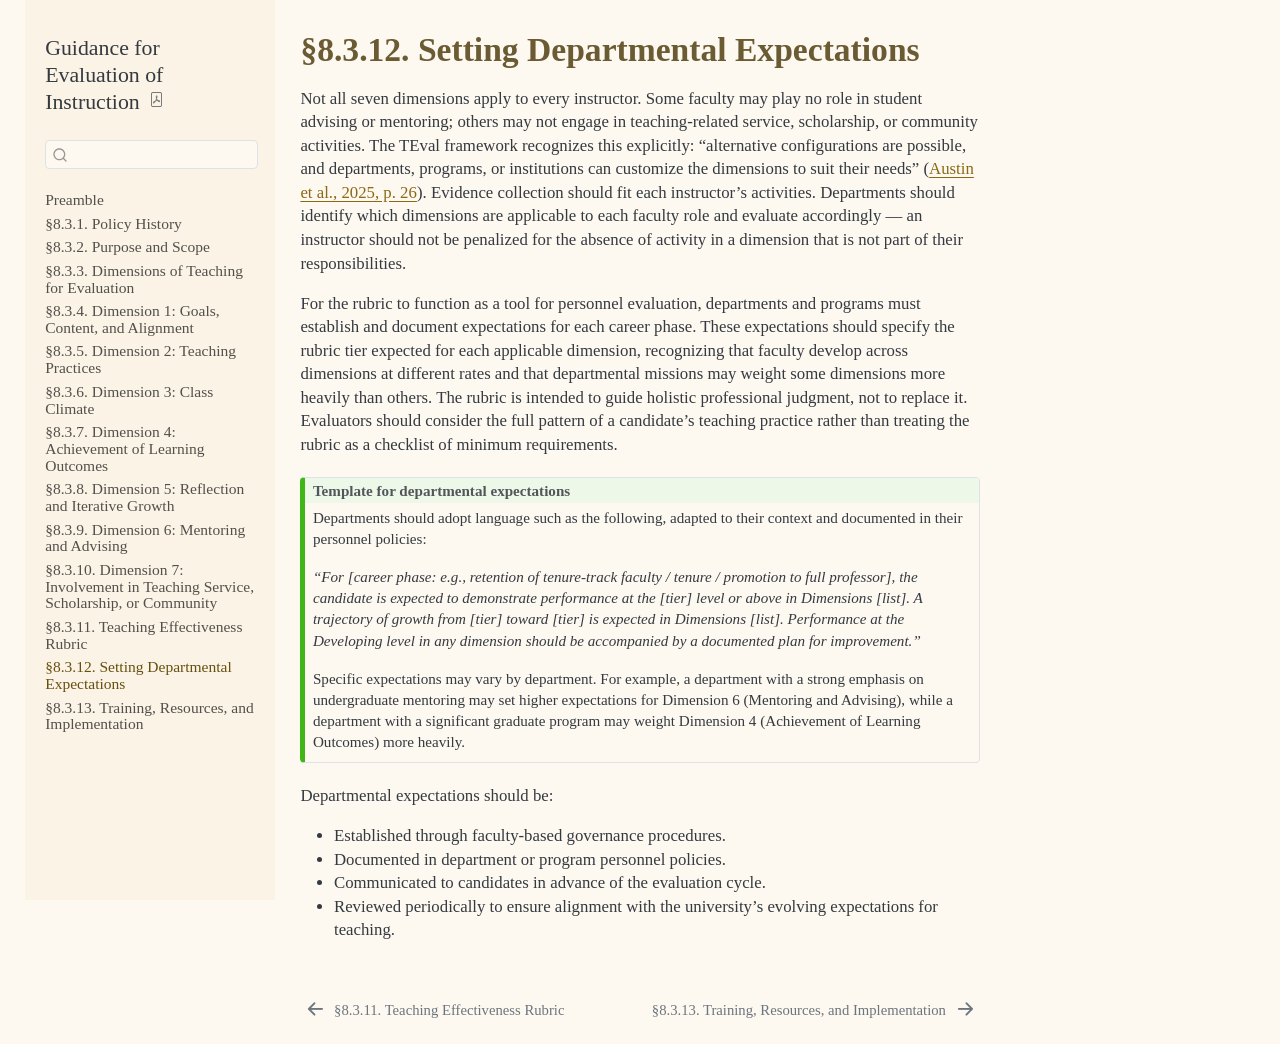
<file: _book/s8_3_12.html>
<!DOCTYPE html>
<html xmlns="http://www.w3.org/1999/xhtml" lang="en" xml:lang="en"><head>

<meta charset="utf-8">
<meta name="generator" content="quarto-1.5.57">

<meta name="viewport" content="width=device-width, initial-scale=1.0, user-scalable=yes">


<title>§8.3.12. Setting Departmental Expectations – Guidance for Evaluation of Instruction</title>
<style>
code{white-space: pre-wrap;}
span.smallcaps{font-variant: small-caps;}
div.columns{display: flex; gap: min(4vw, 1.5em);}
div.column{flex: auto; overflow-x: auto;}
div.hanging-indent{margin-left: 1.5em; text-indent: -1.5em;}
ul.task-list{list-style: none;}
ul.task-list li input[type="checkbox"] {
  width: 0.8em;
  margin: 0 0.8em 0.2em -1em; /* quarto-specific, see https://github.com/quarto-dev/quarto-cli/issues/4556 */ 
  vertical-align: middle;
}
</style>


<script src="site_libs/quarto-nav/quarto-nav.js"></script>
<script src="site_libs/quarto-nav/headroom.min.js"></script>
<script src="site_libs/clipboard/clipboard.min.js"></script>
<script src="site_libs/quarto-search/autocomplete.umd.js"></script>
<script src="site_libs/quarto-search/fuse.min.js"></script>
<script src="site_libs/quarto-search/quarto-search.js"></script>
<meta name="quarto:offset" content="./">
<link href="./s8_3_13.html" rel="next">
<link href="./s8_3_11.html" rel="prev">
<script src="site_libs/quarto-html/quarto.js"></script>
<script src="site_libs/quarto-html/popper.min.js"></script>
<script src="site_libs/quarto-html/tippy.umd.min.js"></script>
<script src="site_libs/quarto-html/anchor.min.js"></script>
<link href="site_libs/quarto-html/tippy.css" rel="stylesheet">
<link href="site_libs/quarto-html/quarto-syntax-highlighting.css" rel="stylesheet" id="quarto-text-highlighting-styles">
<script src="site_libs/bootstrap/bootstrap.min.js"></script>
<link href="site_libs/bootstrap/bootstrap-icons.css" rel="stylesheet">
<link href="site_libs/bootstrap/bootstrap.min.css" rel="stylesheet" id="quarto-bootstrap" data-mode="light">
<script id="quarto-search-options" type="application/json">{
  "location": "sidebar",
  "copy-button": false,
  "collapse-after": 3,
  "panel-placement": "start",
  "type": "textbox",
  "limit": 50,
  "keyboard-shortcut": [
    "f",
    "/",
    "s"
  ],
  "show-item-context": false,
  "language": {
    "search-no-results-text": "No results",
    "search-matching-documents-text": "matching documents",
    "search-copy-link-title": "Copy link to search",
    "search-hide-matches-text": "Hide additional matches",
    "search-more-match-text": "more match in this document",
    "search-more-matches-text": "more matches in this document",
    "search-clear-button-title": "Clear",
    "search-text-placeholder": "",
    "search-detached-cancel-button-title": "Cancel",
    "search-submit-button-title": "Submit",
    "search-label": "Search"
  }
}</script>


</head>

<body class="nav-sidebar floating">

<div id="quarto-search-results"></div>
  <header id="quarto-header" class="headroom fixed-top">
  <nav class="quarto-secondary-nav">
    <div class="container-fluid d-flex">
      <button type="button" class="quarto-btn-toggle btn" data-bs-toggle="collapse" role="button" data-bs-target=".quarto-sidebar-collapse-item" aria-controls="quarto-sidebar" aria-expanded="false" aria-label="Toggle sidebar navigation" onclick="if (window.quartoToggleHeadroom) { window.quartoToggleHeadroom(); }">
        <i class="bi bi-layout-text-sidebar-reverse"></i>
      </button>
        <nav class="quarto-page-breadcrumbs" aria-label="breadcrumb"><ol class="breadcrumb"><li class="breadcrumb-item"><a href="./s8_3_12.html"><span class="chapter-title">§8.3.12. Setting Departmental Expectations</span></a></li></ol></nav>
        <a class="flex-grow-1" role="navigation" data-bs-toggle="collapse" data-bs-target=".quarto-sidebar-collapse-item" aria-controls="quarto-sidebar" aria-expanded="false" aria-label="Toggle sidebar navigation" onclick="if (window.quartoToggleHeadroom) { window.quartoToggleHeadroom(); }">      
        </a>
      <button type="button" class="btn quarto-search-button" aria-label="Search" onclick="window.quartoOpenSearch();">
        <i class="bi bi-search"></i>
      </button>
    </div>
  </nav>
</header>
<!-- content -->
<div id="quarto-content" class="quarto-container page-columns page-rows-contents page-layout-article">
<!-- sidebar -->
  <nav id="quarto-sidebar" class="sidebar collapse collapse-horizontal quarto-sidebar-collapse-item sidebar-navigation floating overflow-auto">
    <div class="pt-lg-2 mt-2 text-left sidebar-header">
    <div class="sidebar-title mb-0 py-0">
      <a href="./">Guidance for Evaluation of Instruction</a> 
        <div class="sidebar-tools-main">
    <a href="./Guidance-for-Evaluation-of-Instruction.pdf" title="Download PDF" class="quarto-navigation-tool px-1" aria-label="Download PDF"><i class="bi bi-file-pdf"></i></a>
</div>
    </div>
      </div>
        <div class="mt-2 flex-shrink-0 align-items-center">
        <div class="sidebar-search">
        <div id="quarto-search" class="" title="Search"></div>
        </div>
        </div>
    <div class="sidebar-menu-container"> 
    <ul class="list-unstyled mt-1">
        <li class="sidebar-item">
  <div class="sidebar-item-container"> 
  <a href="./index.html" class="sidebar-item-text sidebar-link">
 <span class="menu-text">Preamble</span></a>
  </div>
</li>
        <li class="sidebar-item">
  <div class="sidebar-item-container"> 
  <a href="./s8_3_1.html" class="sidebar-item-text sidebar-link"><span class="chapter-title">§8.3.1. Policy History</span></a>
  </div>
</li>
        <li class="sidebar-item">
  <div class="sidebar-item-container"> 
  <a href="./s8_3_2.html" class="sidebar-item-text sidebar-link"><span class="chapter-title">§8.3.2. Purpose and Scope</span></a>
  </div>
</li>
        <li class="sidebar-item">
  <div class="sidebar-item-container"> 
  <a href="./s8_3_3.html" class="sidebar-item-text sidebar-link"><span class="chapter-title">§8.3.3. Dimensions of Teaching for Evaluation</span></a>
  </div>
</li>
        <li class="sidebar-item">
  <div class="sidebar-item-container"> 
  <a href="./s8_3_4.html" class="sidebar-item-text sidebar-link"><span class="chapter-title">§8.3.4. Dimension 1: Goals, Content, and Alignment</span></a>
  </div>
</li>
        <li class="sidebar-item">
  <div class="sidebar-item-container"> 
  <a href="./s8_3_5.html" class="sidebar-item-text sidebar-link"><span class="chapter-title">§8.3.5. Dimension 2: Teaching Practices</span></a>
  </div>
</li>
        <li class="sidebar-item">
  <div class="sidebar-item-container"> 
  <a href="./s8_3_6.html" class="sidebar-item-text sidebar-link"><span class="chapter-title">§8.3.6. Dimension 3: Class Climate</span></a>
  </div>
</li>
        <li class="sidebar-item">
  <div class="sidebar-item-container"> 
  <a href="./s8_3_7.html" class="sidebar-item-text sidebar-link"><span class="chapter-title">§8.3.7. Dimension 4: Achievement of Learning Outcomes</span></a>
  </div>
</li>
        <li class="sidebar-item">
  <div class="sidebar-item-container"> 
  <a href="./s8_3_8.html" class="sidebar-item-text sidebar-link"><span class="chapter-title">§8.3.8. Dimension 5: Reflection and Iterative Growth</span></a>
  </div>
</li>
        <li class="sidebar-item">
  <div class="sidebar-item-container"> 
  <a href="./s8_3_9.html" class="sidebar-item-text sidebar-link"><span class="chapter-title">§8.3.9. Dimension 6: Mentoring and Advising</span></a>
  </div>
</li>
        <li class="sidebar-item">
  <div class="sidebar-item-container"> 
  <a href="./s8_3_10.html" class="sidebar-item-text sidebar-link"><span class="chapter-title">§8.3.10. Dimension 7: Involvement in Teaching Service, Scholarship, or Community</span></a>
  </div>
</li>
        <li class="sidebar-item">
  <div class="sidebar-item-container"> 
  <a href="./s8_3_11.html" class="sidebar-item-text sidebar-link"><span class="chapter-title">§8.3.11. Teaching Effectiveness Rubric</span></a>
  </div>
</li>
        <li class="sidebar-item">
  <div class="sidebar-item-container"> 
  <a href="./s8_3_12.html" class="sidebar-item-text sidebar-link active"><span class="chapter-title">§8.3.12. Setting Departmental Expectations</span></a>
  </div>
</li>
        <li class="sidebar-item">
  <div class="sidebar-item-container"> 
  <a href="./s8_3_13.html" class="sidebar-item-text sidebar-link"><span class="chapter-title">§8.3.13. Training, Resources, and Implementation</span></a>
  </div>
</li>
    </ul>
    </div>
</nav>
<div id="quarto-sidebar-glass" class="quarto-sidebar-collapse-item" data-bs-toggle="collapse" data-bs-target=".quarto-sidebar-collapse-item"></div>
<!-- margin-sidebar -->
    <div id="quarto-margin-sidebar" class="sidebar margin-sidebar zindex-bottom">
        
    </div>
<!-- main -->
<main class="content" id="quarto-document-content">

<header id="title-block-header" class="quarto-title-block default">
<div class="quarto-title">
<h1 class="title"><span id="sec-dept-expectations" class="quarto-section-identifier"><span class="chapter-title">§8.3.12. Setting Departmental Expectations</span></span></h1>
</div>



<div class="quarto-title-meta">

    
  
    
  </div>
  


</header>


<p>Not all seven dimensions apply to every instructor. Some faculty may play no role in student advising or mentoring; others may not engage in teaching-related service, scholarship, or community activities. The TEval framework recognizes this explicitly: “alternative configurations are possible, and departments, programs, or institutions can customize the dimensions to suit their needs” (<a href="https://hep.gse.harvard.edu/9798895570159/transforming-college-teaching-evaluation/">Austin et al., 2025, p.&nbsp;26</a>). Evidence collection should fit each instructor’s activities. Departments should identify which dimensions are applicable to each faculty role and evaluate accordingly — an instructor should not be penalized for the absence of activity in a dimension that is not part of their responsibilities.</p>
<p>For the rubric to function as a tool for personnel evaluation, departments and programs must establish and document expectations for each career phase. These expectations should specify the rubric tier expected for each applicable dimension, recognizing that faculty develop across dimensions at different rates and that departmental missions may weight some dimensions more heavily than others. The rubric is intended to guide holistic professional judgment, not to replace it. Evaluators should consider the full pattern of a candidate’s teaching practice rather than treating the rubric as a checklist of minimum requirements.</p>
<div class="callout callout-style-default callout-tip no-icon callout-titled" title="Template for departmental expectations">
<div class="callout-header d-flex align-content-center">
<div class="callout-icon-container">
<i class="callout-icon no-icon"></i>
</div>
<div class="callout-title-container flex-fill">
Template for departmental expectations
</div>
</div>
<div class="callout-body-container callout-body">
<p>Departments should adopt language such as the following, adapted to their context and documented in their personnel policies:</p>
<p><em>“For [career phase: e.g., retention of tenure-track faculty / tenure / promotion to full professor], the candidate is expected to demonstrate performance at the [tier] level or above in Dimensions [list]. A trajectory of growth from [tier] toward [tier] is expected in Dimensions [list]. Performance at the Developing level in any dimension should be accompanied by a documented plan for improvement.”</em></p>
<p>Specific expectations may vary by department. For example, a department with a strong emphasis on undergraduate mentoring may set higher expectations for Dimension 6 (Mentoring and Advising), while a department with a significant graduate program may weight Dimension 4 (Achievement of Learning Outcomes) more heavily.</p>
</div>
</div>
<p>Departmental expectations should be:</p>
<ul>
<li>Established through faculty-based governance procedures.</li>
<li>Documented in department or program personnel policies.</li>
<li>Communicated to candidates in advance of the evaluation cycle.</li>
<li>Reviewed periodically to ensure alignment with the university’s evolving expectations for teaching.</li>
</ul>



</main> <!-- /main -->
<script id="quarto-html-after-body" type="application/javascript">
window.document.addEventListener("DOMContentLoaded", function (event) {
  const toggleBodyColorMode = (bsSheetEl) => {
    const mode = bsSheetEl.getAttribute("data-mode");
    const bodyEl = window.document.querySelector("body");
    if (mode === "dark") {
      bodyEl.classList.add("quarto-dark");
      bodyEl.classList.remove("quarto-light");
    } else {
      bodyEl.classList.add("quarto-light");
      bodyEl.classList.remove("quarto-dark");
    }
  }
  const toggleBodyColorPrimary = () => {
    const bsSheetEl = window.document.querySelector("link#quarto-bootstrap");
    if (bsSheetEl) {
      toggleBodyColorMode(bsSheetEl);
    }
  }
  toggleBodyColorPrimary();  
  const icon = "";
  const anchorJS = new window.AnchorJS();
  anchorJS.options = {
    placement: 'right',
    icon: icon
  };
  anchorJS.add('.anchored');
  const isCodeAnnotation = (el) => {
    for (const clz of el.classList) {
      if (clz.startsWith('code-annotation-')) {                     
        return true;
      }
    }
    return false;
  }
  const onCopySuccess = function(e) {
    // button target
    const button = e.trigger;
    // don't keep focus
    button.blur();
    // flash "checked"
    button.classList.add('code-copy-button-checked');
    var currentTitle = button.getAttribute("title");
    button.setAttribute("title", "Copied!");
    let tooltip;
    if (window.bootstrap) {
      button.setAttribute("data-bs-toggle", "tooltip");
      button.setAttribute("data-bs-placement", "left");
      button.setAttribute("data-bs-title", "Copied!");
      tooltip = new bootstrap.Tooltip(button, 
        { trigger: "manual", 
          customClass: "code-copy-button-tooltip",
          offset: [0, -8]});
      tooltip.show();    
    }
    setTimeout(function() {
      if (tooltip) {
        tooltip.hide();
        button.removeAttribute("data-bs-title");
        button.removeAttribute("data-bs-toggle");
        button.removeAttribute("data-bs-placement");
      }
      button.setAttribute("title", currentTitle);
      button.classList.remove('code-copy-button-checked');
    }, 1000);
    // clear code selection
    e.clearSelection();
  }
  const getTextToCopy = function(trigger) {
      const codeEl = trigger.previousElementSibling.cloneNode(true);
      for (const childEl of codeEl.children) {
        if (isCodeAnnotation(childEl)) {
          childEl.remove();
        }
      }
      return codeEl.innerText;
  }
  const clipboard = new window.ClipboardJS('.code-copy-button:not([data-in-quarto-modal])', {
    text: getTextToCopy
  });
  clipboard.on('success', onCopySuccess);
  if (window.document.getElementById('quarto-embedded-source-code-modal')) {
    // For code content inside modals, clipBoardJS needs to be initialized with a container option
    // TODO: Check when it could be a function (https://github.com/zenorocha/clipboard.js/issues/860)
    const clipboardModal = new window.ClipboardJS('.code-copy-button[data-in-quarto-modal]', {
      text: getTextToCopy,
      container: window.document.getElementById('quarto-embedded-source-code-modal')
    });
    clipboardModal.on('success', onCopySuccess);
  }
    var localhostRegex = new RegExp(/^(?:http|https):\/\/localhost\:?[0-9]*\//);
    var mailtoRegex = new RegExp(/^mailto:/);
      var filterRegex = new RegExp('/' + window.location.host + '/');
    var isInternal = (href) => {
        return filterRegex.test(href) || localhostRegex.test(href) || mailtoRegex.test(href);
    }
    // Inspect non-navigation links and adorn them if external
 	var links = window.document.querySelectorAll('a[href]:not(.nav-link):not(.navbar-brand):not(.toc-action):not(.sidebar-link):not(.sidebar-item-toggle):not(.pagination-link):not(.no-external):not([aria-hidden]):not(.dropdown-item):not(.quarto-navigation-tool):not(.about-link)');
    for (var i=0; i<links.length; i++) {
      const link = links[i];
      if (!isInternal(link.href)) {
        // undo the damage that might have been done by quarto-nav.js in the case of
        // links that we want to consider external
        if (link.dataset.originalHref !== undefined) {
          link.href = link.dataset.originalHref;
        }
      }
    }
  function tippyHover(el, contentFn, onTriggerFn, onUntriggerFn) {
    const config = {
      allowHTML: true,
      maxWidth: 500,
      delay: 100,
      arrow: false,
      appendTo: function(el) {
          return el.parentElement;
      },
      interactive: true,
      interactiveBorder: 10,
      theme: 'quarto',
      placement: 'bottom-start',
    };
    if (contentFn) {
      config.content = contentFn;
    }
    if (onTriggerFn) {
      config.onTrigger = onTriggerFn;
    }
    if (onUntriggerFn) {
      config.onUntrigger = onUntriggerFn;
    }
    window.tippy(el, config); 
  }
  const noterefs = window.document.querySelectorAll('a[role="doc-noteref"]');
  for (var i=0; i<noterefs.length; i++) {
    const ref = noterefs[i];
    tippyHover(ref, function() {
      // use id or data attribute instead here
      let href = ref.getAttribute('data-footnote-href') || ref.getAttribute('href');
      try { href = new URL(href).hash; } catch {}
      const id = href.replace(/^#\/?/, "");
      const note = window.document.getElementById(id);
      if (note) {
        return note.innerHTML;
      } else {
        return "";
      }
    });
  }
  const xrefs = window.document.querySelectorAll('a.quarto-xref');
  const processXRef = (id, note) => {
    // Strip column container classes
    const stripColumnClz = (el) => {
      el.classList.remove("page-full", "page-columns");
      if (el.children) {
        for (const child of el.children) {
          stripColumnClz(child);
        }
      }
    }
    stripColumnClz(note)
    if (id === null || id.startsWith('sec-')) {
      // Special case sections, only their first couple elements
      const container = document.createElement("div");
      if (note.children && note.children.length > 2) {
        container.appendChild(note.children[0].cloneNode(true));
        for (let i = 1; i < note.children.length; i++) {
          const child = note.children[i];
          if (child.tagName === "P" && child.innerText === "") {
            continue;
          } else {
            container.appendChild(child.cloneNode(true));
            break;
          }
        }
        if (window.Quarto?.typesetMath) {
          window.Quarto.typesetMath(container);
        }
        return container.innerHTML
      } else {
        if (window.Quarto?.typesetMath) {
          window.Quarto.typesetMath(note);
        }
        return note.innerHTML;
      }
    } else {
      // Remove any anchor links if they are present
      const anchorLink = note.querySelector('a.anchorjs-link');
      if (anchorLink) {
        anchorLink.remove();
      }
      if (window.Quarto?.typesetMath) {
        window.Quarto.typesetMath(note);
      }
      // TODO in 1.5, we should make sure this works without a callout special case
      if (note.classList.contains("callout")) {
        return note.outerHTML;
      } else {
        return note.innerHTML;
      }
    }
  }
  for (var i=0; i<xrefs.length; i++) {
    const xref = xrefs[i];
    tippyHover(xref, undefined, function(instance) {
      instance.disable();
      let url = xref.getAttribute('href');
      let hash = undefined; 
      if (url.startsWith('#')) {
        hash = url;
      } else {
        try { hash = new URL(url).hash; } catch {}
      }
      if (hash) {
        const id = hash.replace(/^#\/?/, "");
        const note = window.document.getElementById(id);
        if (note !== null) {
          try {
            const html = processXRef(id, note.cloneNode(true));
            instance.setContent(html);
          } finally {
            instance.enable();
            instance.show();
          }
        } else {
          // See if we can fetch this
          fetch(url.split('#')[0])
          .then(res => res.text())
          .then(html => {
            const parser = new DOMParser();
            const htmlDoc = parser.parseFromString(html, "text/html");
            const note = htmlDoc.getElementById(id);
            if (note !== null) {
              const html = processXRef(id, note);
              instance.setContent(html);
            } 
          }).finally(() => {
            instance.enable();
            instance.show();
          });
        }
      } else {
        // See if we can fetch a full url (with no hash to target)
        // This is a special case and we should probably do some content thinning / targeting
        fetch(url)
        .then(res => res.text())
        .then(html => {
          const parser = new DOMParser();
          const htmlDoc = parser.parseFromString(html, "text/html");
          const note = htmlDoc.querySelector('main.content');
          if (note !== null) {
            // This should only happen for chapter cross references
            // (since there is no id in the URL)
            // remove the first header
            if (note.children.length > 0 && note.children[0].tagName === "HEADER") {
              note.children[0].remove();
            }
            const html = processXRef(null, note);
            instance.setContent(html);
          } 
        }).finally(() => {
          instance.enable();
          instance.show();
        });
      }
    }, function(instance) {
    });
  }
      let selectedAnnoteEl;
      const selectorForAnnotation = ( cell, annotation) => {
        let cellAttr = 'data-code-cell="' + cell + '"';
        let lineAttr = 'data-code-annotation="' +  annotation + '"';
        const selector = 'span[' + cellAttr + '][' + lineAttr + ']';
        return selector;
      }
      const selectCodeLines = (annoteEl) => {
        const doc = window.document;
        const targetCell = annoteEl.getAttribute("data-target-cell");
        const targetAnnotation = annoteEl.getAttribute("data-target-annotation");
        const annoteSpan = window.document.querySelector(selectorForAnnotation(targetCell, targetAnnotation));
        const lines = annoteSpan.getAttribute("data-code-lines").split(",");
        const lineIds = lines.map((line) => {
          return targetCell + "-" + line;
        })
        let top = null;
        let height = null;
        let parent = null;
        if (lineIds.length > 0) {
            //compute the position of the single el (top and bottom and make a div)
            const el = window.document.getElementById(lineIds[0]);
            top = el.offsetTop;
            height = el.offsetHeight;
            parent = el.parentElement.parentElement;
          if (lineIds.length > 1) {
            const lastEl = window.document.getElementById(lineIds[lineIds.length - 1]);
            const bottom = lastEl.offsetTop + lastEl.offsetHeight;
            height = bottom - top;
          }
          if (top !== null && height !== null && parent !== null) {
            // cook up a div (if necessary) and position it 
            let div = window.document.getElementById("code-annotation-line-highlight");
            if (div === null) {
              div = window.document.createElement("div");
              div.setAttribute("id", "code-annotation-line-highlight");
              div.style.position = 'absolute';
              parent.appendChild(div);
            }
            div.style.top = top - 2 + "px";
            div.style.height = height + 4 + "px";
            div.style.left = 0;
            let gutterDiv = window.document.getElementById("code-annotation-line-highlight-gutter");
            if (gutterDiv === null) {
              gutterDiv = window.document.createElement("div");
              gutterDiv.setAttribute("id", "code-annotation-line-highlight-gutter");
              gutterDiv.style.position = 'absolute';
              const codeCell = window.document.getElementById(targetCell);
              const gutter = codeCell.querySelector('.code-annotation-gutter');
              gutter.appendChild(gutterDiv);
            }
            gutterDiv.style.top = top - 2 + "px";
            gutterDiv.style.height = height + 4 + "px";
          }
          selectedAnnoteEl = annoteEl;
        }
      };
      const unselectCodeLines = () => {
        const elementsIds = ["code-annotation-line-highlight", "code-annotation-line-highlight-gutter"];
        elementsIds.forEach((elId) => {
          const div = window.document.getElementById(elId);
          if (div) {
            div.remove();
          }
        });
        selectedAnnoteEl = undefined;
      };
        // Handle positioning of the toggle
    window.addEventListener(
      "resize",
      throttle(() => {
        elRect = undefined;
        if (selectedAnnoteEl) {
          selectCodeLines(selectedAnnoteEl);
        }
      }, 10)
    );
    function throttle(fn, ms) {
    let throttle = false;
    let timer;
      return (...args) => {
        if(!throttle) { // first call gets through
            fn.apply(this, args);
            throttle = true;
        } else { // all the others get throttled
            if(timer) clearTimeout(timer); // cancel #2
            timer = setTimeout(() => {
              fn.apply(this, args);
              timer = throttle = false;
            }, ms);
        }
      };
    }
      // Attach click handler to the DT
      const annoteDls = window.document.querySelectorAll('dt[data-target-cell]');
      for (const annoteDlNode of annoteDls) {
        annoteDlNode.addEventListener('click', (event) => {
          const clickedEl = event.target;
          if (clickedEl !== selectedAnnoteEl) {
            unselectCodeLines();
            const activeEl = window.document.querySelector('dt[data-target-cell].code-annotation-active');
            if (activeEl) {
              activeEl.classList.remove('code-annotation-active');
            }
            selectCodeLines(clickedEl);
            clickedEl.classList.add('code-annotation-active');
          } else {
            // Unselect the line
            unselectCodeLines();
            clickedEl.classList.remove('code-annotation-active');
          }
        });
      }
  const findCites = (el) => {
    const parentEl = el.parentElement;
    if (parentEl) {
      const cites = parentEl.dataset.cites;
      if (cites) {
        return {
          el,
          cites: cites.split(' ')
        };
      } else {
        return findCites(el.parentElement)
      }
    } else {
      return undefined;
    }
  };
  var bibliorefs = window.document.querySelectorAll('a[role="doc-biblioref"]');
  for (var i=0; i<bibliorefs.length; i++) {
    const ref = bibliorefs[i];
    const citeInfo = findCites(ref);
    if (citeInfo) {
      tippyHover(citeInfo.el, function() {
        var popup = window.document.createElement('div');
        citeInfo.cites.forEach(function(cite) {
          var citeDiv = window.document.createElement('div');
          citeDiv.classList.add('hanging-indent');
          citeDiv.classList.add('csl-entry');
          var biblioDiv = window.document.getElementById('ref-' + cite);
          if (biblioDiv) {
            citeDiv.innerHTML = biblioDiv.innerHTML;
          }
          popup.appendChild(citeDiv);
        });
        return popup.innerHTML;
      });
    }
  }
});
</script>
<nav class="page-navigation">
  <div class="nav-page nav-page-previous">
      <a href="./s8_3_11.html" class="pagination-link" aria-label="§8.3.11. Teaching Effectiveness Rubric">
        <i class="bi bi-arrow-left-short"></i> <span class="nav-page-text"><span class="chapter-title">§8.3.11. Teaching Effectiveness Rubric</span></span>
      </a>          
  </div>
  <div class="nav-page nav-page-next">
      <a href="./s8_3_13.html" class="pagination-link" aria-label="§8.3.13. Training, Resources, and Implementation">
        <span class="nav-page-text"><span class="chapter-title">§8.3.13. Training, Resources, and Implementation</span></span> <i class="bi bi-arrow-right-short"></i>
      </a>
  </div>
</nav>
</div> <!-- /content -->




</body></html>
</file>
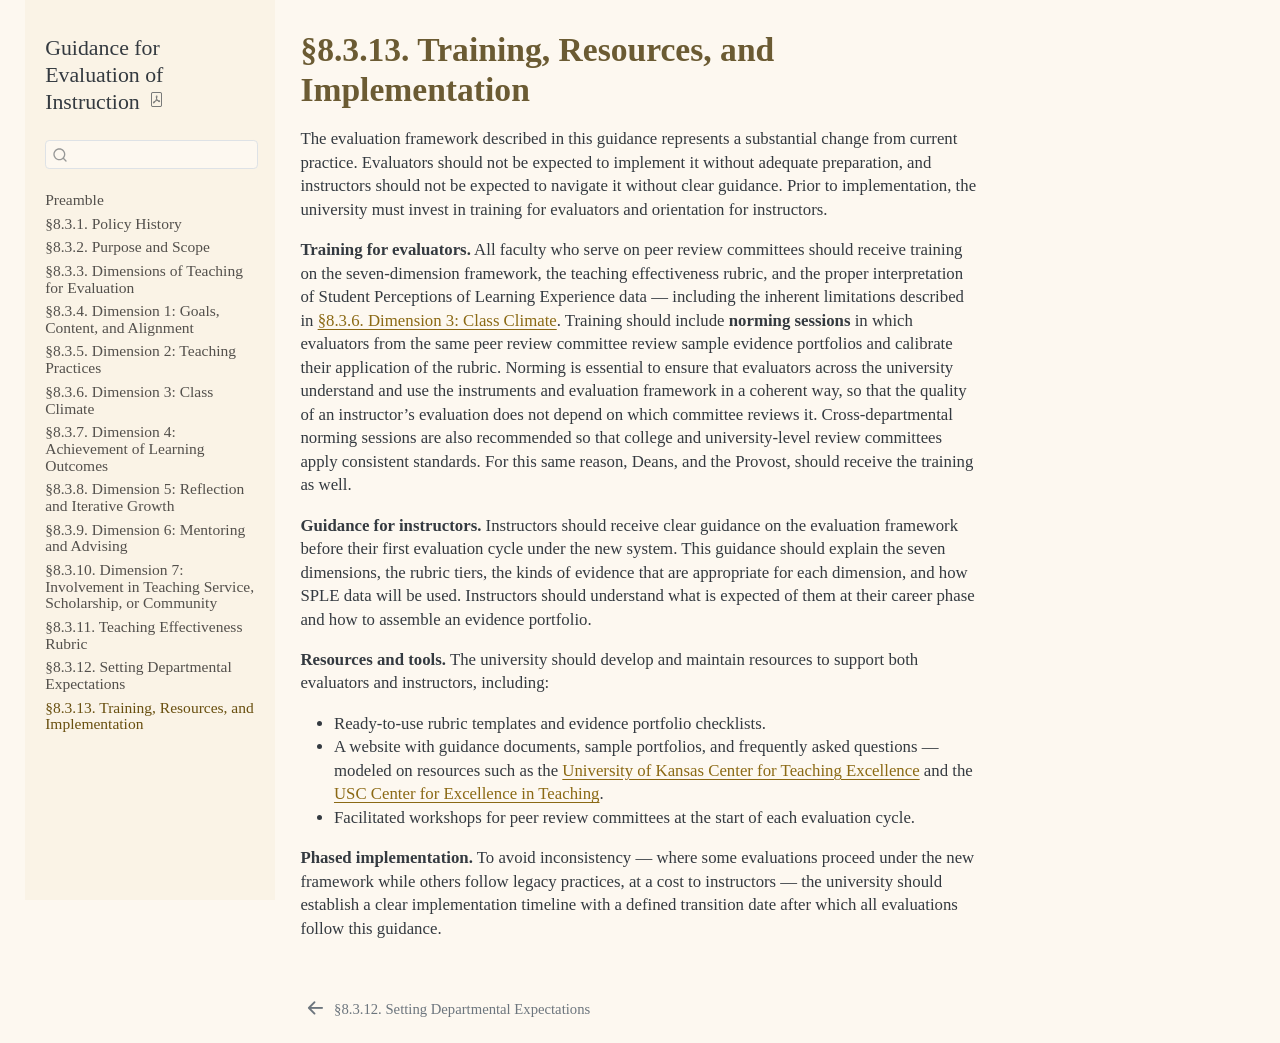
<file: _book/s8_3_13.html>
<!DOCTYPE html>
<html xmlns="http://www.w3.org/1999/xhtml" lang="en" xml:lang="en"><head>

<meta charset="utf-8">
<meta name="generator" content="quarto-1.5.57">

<meta name="viewport" content="width=device-width, initial-scale=1.0, user-scalable=yes">


<title>§8.3.13. Training, Resources, and Implementation – Guidance for Evaluation of Instruction</title>
<style>
code{white-space: pre-wrap;}
span.smallcaps{font-variant: small-caps;}
div.columns{display: flex; gap: min(4vw, 1.5em);}
div.column{flex: auto; overflow-x: auto;}
div.hanging-indent{margin-left: 1.5em; text-indent: -1.5em;}
ul.task-list{list-style: none;}
ul.task-list li input[type="checkbox"] {
  width: 0.8em;
  margin: 0 0.8em 0.2em -1em; /* quarto-specific, see https://github.com/quarto-dev/quarto-cli/issues/4556 */ 
  vertical-align: middle;
}
</style>


<script src="site_libs/quarto-nav/quarto-nav.js"></script>
<script src="site_libs/quarto-nav/headroom.min.js"></script>
<script src="site_libs/clipboard/clipboard.min.js"></script>
<script src="site_libs/quarto-search/autocomplete.umd.js"></script>
<script src="site_libs/quarto-search/fuse.min.js"></script>
<script src="site_libs/quarto-search/quarto-search.js"></script>
<meta name="quarto:offset" content="./">
<link href="./s8_3_12.html" rel="prev">
<script src="site_libs/quarto-html/quarto.js"></script>
<script src="site_libs/quarto-html/popper.min.js"></script>
<script src="site_libs/quarto-html/tippy.umd.min.js"></script>
<script src="site_libs/quarto-html/anchor.min.js"></script>
<link href="site_libs/quarto-html/tippy.css" rel="stylesheet">
<link href="site_libs/quarto-html/quarto-syntax-highlighting.css" rel="stylesheet" id="quarto-text-highlighting-styles">
<script src="site_libs/bootstrap/bootstrap.min.js"></script>
<link href="site_libs/bootstrap/bootstrap-icons.css" rel="stylesheet">
<link href="site_libs/bootstrap/bootstrap.min.css" rel="stylesheet" id="quarto-bootstrap" data-mode="light">
<script id="quarto-search-options" type="application/json">{
  "location": "sidebar",
  "copy-button": false,
  "collapse-after": 3,
  "panel-placement": "start",
  "type": "textbox",
  "limit": 50,
  "keyboard-shortcut": [
    "f",
    "/",
    "s"
  ],
  "show-item-context": false,
  "language": {
    "search-no-results-text": "No results",
    "search-matching-documents-text": "matching documents",
    "search-copy-link-title": "Copy link to search",
    "search-hide-matches-text": "Hide additional matches",
    "search-more-match-text": "more match in this document",
    "search-more-matches-text": "more matches in this document",
    "search-clear-button-title": "Clear",
    "search-text-placeholder": "",
    "search-detached-cancel-button-title": "Cancel",
    "search-submit-button-title": "Submit",
    "search-label": "Search"
  }
}</script>


</head>

<body class="nav-sidebar floating">

<div id="quarto-search-results"></div>
  <header id="quarto-header" class="headroom fixed-top">
  <nav class="quarto-secondary-nav">
    <div class="container-fluid d-flex">
      <button type="button" class="quarto-btn-toggle btn" data-bs-toggle="collapse" role="button" data-bs-target=".quarto-sidebar-collapse-item" aria-controls="quarto-sidebar" aria-expanded="false" aria-label="Toggle sidebar navigation" onclick="if (window.quartoToggleHeadroom) { window.quartoToggleHeadroom(); }">
        <i class="bi bi-layout-text-sidebar-reverse"></i>
      </button>
        <nav class="quarto-page-breadcrumbs" aria-label="breadcrumb"><ol class="breadcrumb"><li class="breadcrumb-item"><a href="./s8_3_13.html"><span class="chapter-title">§8.3.13. Training, Resources, and Implementation</span></a></li></ol></nav>
        <a class="flex-grow-1" role="navigation" data-bs-toggle="collapse" data-bs-target=".quarto-sidebar-collapse-item" aria-controls="quarto-sidebar" aria-expanded="false" aria-label="Toggle sidebar navigation" onclick="if (window.quartoToggleHeadroom) { window.quartoToggleHeadroom(); }">      
        </a>
      <button type="button" class="btn quarto-search-button" aria-label="Search" onclick="window.quartoOpenSearch();">
        <i class="bi bi-search"></i>
      </button>
    </div>
  </nav>
</header>
<!-- content -->
<div id="quarto-content" class="quarto-container page-columns page-rows-contents page-layout-article">
<!-- sidebar -->
  <nav id="quarto-sidebar" class="sidebar collapse collapse-horizontal quarto-sidebar-collapse-item sidebar-navigation floating overflow-auto">
    <div class="pt-lg-2 mt-2 text-left sidebar-header">
    <div class="sidebar-title mb-0 py-0">
      <a href="./">Guidance for Evaluation of Instruction</a> 
        <div class="sidebar-tools-main">
    <a href="./Guidance-for-Evaluation-of-Instruction.pdf" title="Download PDF" class="quarto-navigation-tool px-1" aria-label="Download PDF"><i class="bi bi-file-pdf"></i></a>
</div>
    </div>
      </div>
        <div class="mt-2 flex-shrink-0 align-items-center">
        <div class="sidebar-search">
        <div id="quarto-search" class="" title="Search"></div>
        </div>
        </div>
    <div class="sidebar-menu-container"> 
    <ul class="list-unstyled mt-1">
        <li class="sidebar-item">
  <div class="sidebar-item-container"> 
  <a href="./index.html" class="sidebar-item-text sidebar-link">
 <span class="menu-text">Preamble</span></a>
  </div>
</li>
        <li class="sidebar-item">
  <div class="sidebar-item-container"> 
  <a href="./s8_3_1.html" class="sidebar-item-text sidebar-link"><span class="chapter-title">§8.3.1. Policy History</span></a>
  </div>
</li>
        <li class="sidebar-item">
  <div class="sidebar-item-container"> 
  <a href="./s8_3_2.html" class="sidebar-item-text sidebar-link"><span class="chapter-title">§8.3.2. Purpose and Scope</span></a>
  </div>
</li>
        <li class="sidebar-item">
  <div class="sidebar-item-container"> 
  <a href="./s8_3_3.html" class="sidebar-item-text sidebar-link"><span class="chapter-title">§8.3.3. Dimensions of Teaching for Evaluation</span></a>
  </div>
</li>
        <li class="sidebar-item">
  <div class="sidebar-item-container"> 
  <a href="./s8_3_4.html" class="sidebar-item-text sidebar-link"><span class="chapter-title">§8.3.4. Dimension 1: Goals, Content, and Alignment</span></a>
  </div>
</li>
        <li class="sidebar-item">
  <div class="sidebar-item-container"> 
  <a href="./s8_3_5.html" class="sidebar-item-text sidebar-link"><span class="chapter-title">§8.3.5. Dimension 2: Teaching Practices</span></a>
  </div>
</li>
        <li class="sidebar-item">
  <div class="sidebar-item-container"> 
  <a href="./s8_3_6.html" class="sidebar-item-text sidebar-link"><span class="chapter-title">§8.3.6. Dimension 3: Class Climate</span></a>
  </div>
</li>
        <li class="sidebar-item">
  <div class="sidebar-item-container"> 
  <a href="./s8_3_7.html" class="sidebar-item-text sidebar-link"><span class="chapter-title">§8.3.7. Dimension 4: Achievement of Learning Outcomes</span></a>
  </div>
</li>
        <li class="sidebar-item">
  <div class="sidebar-item-container"> 
  <a href="./s8_3_8.html" class="sidebar-item-text sidebar-link"><span class="chapter-title">§8.3.8. Dimension 5: Reflection and Iterative Growth</span></a>
  </div>
</li>
        <li class="sidebar-item">
  <div class="sidebar-item-container"> 
  <a href="./s8_3_9.html" class="sidebar-item-text sidebar-link"><span class="chapter-title">§8.3.9. Dimension 6: Mentoring and Advising</span></a>
  </div>
</li>
        <li class="sidebar-item">
  <div class="sidebar-item-container"> 
  <a href="./s8_3_10.html" class="sidebar-item-text sidebar-link"><span class="chapter-title">§8.3.10. Dimension 7: Involvement in Teaching Service, Scholarship, or Community</span></a>
  </div>
</li>
        <li class="sidebar-item">
  <div class="sidebar-item-container"> 
  <a href="./s8_3_11.html" class="sidebar-item-text sidebar-link"><span class="chapter-title">§8.3.11. Teaching Effectiveness Rubric</span></a>
  </div>
</li>
        <li class="sidebar-item">
  <div class="sidebar-item-container"> 
  <a href="./s8_3_12.html" class="sidebar-item-text sidebar-link"><span class="chapter-title">§8.3.12. Setting Departmental Expectations</span></a>
  </div>
</li>
        <li class="sidebar-item">
  <div class="sidebar-item-container"> 
  <a href="./s8_3_13.html" class="sidebar-item-text sidebar-link active"><span class="chapter-title">§8.3.13. Training, Resources, and Implementation</span></a>
  </div>
</li>
    </ul>
    </div>
</nav>
<div id="quarto-sidebar-glass" class="quarto-sidebar-collapse-item" data-bs-toggle="collapse" data-bs-target=".quarto-sidebar-collapse-item"></div>
<!-- margin-sidebar -->
    <div id="quarto-margin-sidebar" class="sidebar margin-sidebar zindex-bottom">
        
    </div>
<!-- main -->
<main class="content" id="quarto-document-content">

<header id="title-block-header" class="quarto-title-block default">
<div class="quarto-title">
<h1 class="title"><span id="sec-training" class="quarto-section-identifier"><span class="chapter-title">§8.3.13. Training, Resources, and Implementation</span></span></h1>
</div>



<div class="quarto-title-meta">

    
  
    
  </div>
  


</header>


<p>The evaluation framework described in this guidance represents a substantial change from current practice. Evaluators should not be expected to implement it without adequate preparation, and instructors should not be expected to navigate it without clear guidance. Prior to implementation, the university must invest in training for evaluators and orientation for instructors.</p>
<p><strong>Training for evaluators.</strong> All faculty who serve on peer review committees should receive training on the seven-dimension framework, the teaching effectiveness rubric, and the proper interpretation of Student Perceptions of Learning Experience data — including the inherent limitations described in <a href="s8_3_6.html" class="quarto-xref"><span>§8.3.6. Dimension 3: Class Climate</span></a>. Training should include <strong>norming sessions</strong> in which evaluators from the same peer review committee review sample evidence portfolios and calibrate their application of the rubric. Norming is essential to ensure that evaluators across the university understand and use the instruments and evaluation framework in a coherent way, so that the quality of an instructor’s evaluation does not depend on which committee reviews it. Cross-departmental norming sessions are also recommended so that college and university-level review committees apply consistent standards. For this same reason, Deans, and the Provost, should receive the training as well.</p>
<p><strong>Guidance for instructors.</strong> Instructors should receive clear guidance on the evaluation framework before their first evaluation cycle under the new system. This guidance should explain the seven dimensions, the rubric tiers, the kinds of evidence that are appropriate for each dimension, and how SPLE data will be used. Instructors should understand what is expected of them at their career phase and how to assemble an evidence portfolio.</p>
<p><strong>Resources and tools.</strong> The university should develop and maintain resources to support both evaluators and instructors, including:</p>
<ul>
<li>Ready-to-use rubric templates and evidence portfolio checklists.</li>
<li>A website with guidance documents, sample portfolios, and frequently asked questions — modeled on resources such as the <a href="https://cte.ku.edu/benchmarks-teaching-effectiveness">University of Kansas Center for Teaching Excellence</a> and the <a href="https://cet.usc.edu/instructor-course-evaluation/">USC Center for Excellence in Teaching</a>.</li>
<li>Facilitated workshops for peer review committees at the start of each evaluation cycle.</li>
</ul>
<p><strong>Phased implementation.</strong> To avoid inconsistency — where some evaluations proceed under the new framework while others follow legacy practices, at a cost to instructors — the university should establish a clear implementation timeline with a defined transition date after which all evaluations follow this guidance.</p>



</main> <!-- /main -->
<script id="quarto-html-after-body" type="application/javascript">
window.document.addEventListener("DOMContentLoaded", function (event) {
  const toggleBodyColorMode = (bsSheetEl) => {
    const mode = bsSheetEl.getAttribute("data-mode");
    const bodyEl = window.document.querySelector("body");
    if (mode === "dark") {
      bodyEl.classList.add("quarto-dark");
      bodyEl.classList.remove("quarto-light");
    } else {
      bodyEl.classList.add("quarto-light");
      bodyEl.classList.remove("quarto-dark");
    }
  }
  const toggleBodyColorPrimary = () => {
    const bsSheetEl = window.document.querySelector("link#quarto-bootstrap");
    if (bsSheetEl) {
      toggleBodyColorMode(bsSheetEl);
    }
  }
  toggleBodyColorPrimary();  
  const icon = "";
  const anchorJS = new window.AnchorJS();
  anchorJS.options = {
    placement: 'right',
    icon: icon
  };
  anchorJS.add('.anchored');
  const isCodeAnnotation = (el) => {
    for (const clz of el.classList) {
      if (clz.startsWith('code-annotation-')) {                     
        return true;
      }
    }
    return false;
  }
  const onCopySuccess = function(e) {
    // button target
    const button = e.trigger;
    // don't keep focus
    button.blur();
    // flash "checked"
    button.classList.add('code-copy-button-checked');
    var currentTitle = button.getAttribute("title");
    button.setAttribute("title", "Copied!");
    let tooltip;
    if (window.bootstrap) {
      button.setAttribute("data-bs-toggle", "tooltip");
      button.setAttribute("data-bs-placement", "left");
      button.setAttribute("data-bs-title", "Copied!");
      tooltip = new bootstrap.Tooltip(button, 
        { trigger: "manual", 
          customClass: "code-copy-button-tooltip",
          offset: [0, -8]});
      tooltip.show();    
    }
    setTimeout(function() {
      if (tooltip) {
        tooltip.hide();
        button.removeAttribute("data-bs-title");
        button.removeAttribute("data-bs-toggle");
        button.removeAttribute("data-bs-placement");
      }
      button.setAttribute("title", currentTitle);
      button.classList.remove('code-copy-button-checked');
    }, 1000);
    // clear code selection
    e.clearSelection();
  }
  const getTextToCopy = function(trigger) {
      const codeEl = trigger.previousElementSibling.cloneNode(true);
      for (const childEl of codeEl.children) {
        if (isCodeAnnotation(childEl)) {
          childEl.remove();
        }
      }
      return codeEl.innerText;
  }
  const clipboard = new window.ClipboardJS('.code-copy-button:not([data-in-quarto-modal])', {
    text: getTextToCopy
  });
  clipboard.on('success', onCopySuccess);
  if (window.document.getElementById('quarto-embedded-source-code-modal')) {
    // For code content inside modals, clipBoardJS needs to be initialized with a container option
    // TODO: Check when it could be a function (https://github.com/zenorocha/clipboard.js/issues/860)
    const clipboardModal = new window.ClipboardJS('.code-copy-button[data-in-quarto-modal]', {
      text: getTextToCopy,
      container: window.document.getElementById('quarto-embedded-source-code-modal')
    });
    clipboardModal.on('success', onCopySuccess);
  }
    var localhostRegex = new RegExp(/^(?:http|https):\/\/localhost\:?[0-9]*\//);
    var mailtoRegex = new RegExp(/^mailto:/);
      var filterRegex = new RegExp('/' + window.location.host + '/');
    var isInternal = (href) => {
        return filterRegex.test(href) || localhostRegex.test(href) || mailtoRegex.test(href);
    }
    // Inspect non-navigation links and adorn them if external
 	var links = window.document.querySelectorAll('a[href]:not(.nav-link):not(.navbar-brand):not(.toc-action):not(.sidebar-link):not(.sidebar-item-toggle):not(.pagination-link):not(.no-external):not([aria-hidden]):not(.dropdown-item):not(.quarto-navigation-tool):not(.about-link)');
    for (var i=0; i<links.length; i++) {
      const link = links[i];
      if (!isInternal(link.href)) {
        // undo the damage that might have been done by quarto-nav.js in the case of
        // links that we want to consider external
        if (link.dataset.originalHref !== undefined) {
          link.href = link.dataset.originalHref;
        }
      }
    }
  function tippyHover(el, contentFn, onTriggerFn, onUntriggerFn) {
    const config = {
      allowHTML: true,
      maxWidth: 500,
      delay: 100,
      arrow: false,
      appendTo: function(el) {
          return el.parentElement;
      },
      interactive: true,
      interactiveBorder: 10,
      theme: 'quarto',
      placement: 'bottom-start',
    };
    if (contentFn) {
      config.content = contentFn;
    }
    if (onTriggerFn) {
      config.onTrigger = onTriggerFn;
    }
    if (onUntriggerFn) {
      config.onUntrigger = onUntriggerFn;
    }
    window.tippy(el, config); 
  }
  const noterefs = window.document.querySelectorAll('a[role="doc-noteref"]');
  for (var i=0; i<noterefs.length; i++) {
    const ref = noterefs[i];
    tippyHover(ref, function() {
      // use id or data attribute instead here
      let href = ref.getAttribute('data-footnote-href') || ref.getAttribute('href');
      try { href = new URL(href).hash; } catch {}
      const id = href.replace(/^#\/?/, "");
      const note = window.document.getElementById(id);
      if (note) {
        return note.innerHTML;
      } else {
        return "";
      }
    });
  }
  const xrefs = window.document.querySelectorAll('a.quarto-xref');
  const processXRef = (id, note) => {
    // Strip column container classes
    const stripColumnClz = (el) => {
      el.classList.remove("page-full", "page-columns");
      if (el.children) {
        for (const child of el.children) {
          stripColumnClz(child);
        }
      }
    }
    stripColumnClz(note)
    if (id === null || id.startsWith('sec-')) {
      // Special case sections, only their first couple elements
      const container = document.createElement("div");
      if (note.children && note.children.length > 2) {
        container.appendChild(note.children[0].cloneNode(true));
        for (let i = 1; i < note.children.length; i++) {
          const child = note.children[i];
          if (child.tagName === "P" && child.innerText === "") {
            continue;
          } else {
            container.appendChild(child.cloneNode(true));
            break;
          }
        }
        if (window.Quarto?.typesetMath) {
          window.Quarto.typesetMath(container);
        }
        return container.innerHTML
      } else {
        if (window.Quarto?.typesetMath) {
          window.Quarto.typesetMath(note);
        }
        return note.innerHTML;
      }
    } else {
      // Remove any anchor links if they are present
      const anchorLink = note.querySelector('a.anchorjs-link');
      if (anchorLink) {
        anchorLink.remove();
      }
      if (window.Quarto?.typesetMath) {
        window.Quarto.typesetMath(note);
      }
      // TODO in 1.5, we should make sure this works without a callout special case
      if (note.classList.contains("callout")) {
        return note.outerHTML;
      } else {
        return note.innerHTML;
      }
    }
  }
  for (var i=0; i<xrefs.length; i++) {
    const xref = xrefs[i];
    tippyHover(xref, undefined, function(instance) {
      instance.disable();
      let url = xref.getAttribute('href');
      let hash = undefined; 
      if (url.startsWith('#')) {
        hash = url;
      } else {
        try { hash = new URL(url).hash; } catch {}
      }
      if (hash) {
        const id = hash.replace(/^#\/?/, "");
        const note = window.document.getElementById(id);
        if (note !== null) {
          try {
            const html = processXRef(id, note.cloneNode(true));
            instance.setContent(html);
          } finally {
            instance.enable();
            instance.show();
          }
        } else {
          // See if we can fetch this
          fetch(url.split('#')[0])
          .then(res => res.text())
          .then(html => {
            const parser = new DOMParser();
            const htmlDoc = parser.parseFromString(html, "text/html");
            const note = htmlDoc.getElementById(id);
            if (note !== null) {
              const html = processXRef(id, note);
              instance.setContent(html);
            } 
          }).finally(() => {
            instance.enable();
            instance.show();
          });
        }
      } else {
        // See if we can fetch a full url (with no hash to target)
        // This is a special case and we should probably do some content thinning / targeting
        fetch(url)
        .then(res => res.text())
        .then(html => {
          const parser = new DOMParser();
          const htmlDoc = parser.parseFromString(html, "text/html");
          const note = htmlDoc.querySelector('main.content');
          if (note !== null) {
            // This should only happen for chapter cross references
            // (since there is no id in the URL)
            // remove the first header
            if (note.children.length > 0 && note.children[0].tagName === "HEADER") {
              note.children[0].remove();
            }
            const html = processXRef(null, note);
            instance.setContent(html);
          } 
        }).finally(() => {
          instance.enable();
          instance.show();
        });
      }
    }, function(instance) {
    });
  }
      let selectedAnnoteEl;
      const selectorForAnnotation = ( cell, annotation) => {
        let cellAttr = 'data-code-cell="' + cell + '"';
        let lineAttr = 'data-code-annotation="' +  annotation + '"';
        const selector = 'span[' + cellAttr + '][' + lineAttr + ']';
        return selector;
      }
      const selectCodeLines = (annoteEl) => {
        const doc = window.document;
        const targetCell = annoteEl.getAttribute("data-target-cell");
        const targetAnnotation = annoteEl.getAttribute("data-target-annotation");
        const annoteSpan = window.document.querySelector(selectorForAnnotation(targetCell, targetAnnotation));
        const lines = annoteSpan.getAttribute("data-code-lines").split(",");
        const lineIds = lines.map((line) => {
          return targetCell + "-" + line;
        })
        let top = null;
        let height = null;
        let parent = null;
        if (lineIds.length > 0) {
            //compute the position of the single el (top and bottom and make a div)
            const el = window.document.getElementById(lineIds[0]);
            top = el.offsetTop;
            height = el.offsetHeight;
            parent = el.parentElement.parentElement;
          if (lineIds.length > 1) {
            const lastEl = window.document.getElementById(lineIds[lineIds.length - 1]);
            const bottom = lastEl.offsetTop + lastEl.offsetHeight;
            height = bottom - top;
          }
          if (top !== null && height !== null && parent !== null) {
            // cook up a div (if necessary) and position it 
            let div = window.document.getElementById("code-annotation-line-highlight");
            if (div === null) {
              div = window.document.createElement("div");
              div.setAttribute("id", "code-annotation-line-highlight");
              div.style.position = 'absolute';
              parent.appendChild(div);
            }
            div.style.top = top - 2 + "px";
            div.style.height = height + 4 + "px";
            div.style.left = 0;
            let gutterDiv = window.document.getElementById("code-annotation-line-highlight-gutter");
            if (gutterDiv === null) {
              gutterDiv = window.document.createElement("div");
              gutterDiv.setAttribute("id", "code-annotation-line-highlight-gutter");
              gutterDiv.style.position = 'absolute';
              const codeCell = window.document.getElementById(targetCell);
              const gutter = codeCell.querySelector('.code-annotation-gutter');
              gutter.appendChild(gutterDiv);
            }
            gutterDiv.style.top = top - 2 + "px";
            gutterDiv.style.height = height + 4 + "px";
          }
          selectedAnnoteEl = annoteEl;
        }
      };
      const unselectCodeLines = () => {
        const elementsIds = ["code-annotation-line-highlight", "code-annotation-line-highlight-gutter"];
        elementsIds.forEach((elId) => {
          const div = window.document.getElementById(elId);
          if (div) {
            div.remove();
          }
        });
        selectedAnnoteEl = undefined;
      };
        // Handle positioning of the toggle
    window.addEventListener(
      "resize",
      throttle(() => {
        elRect = undefined;
        if (selectedAnnoteEl) {
          selectCodeLines(selectedAnnoteEl);
        }
      }, 10)
    );
    function throttle(fn, ms) {
    let throttle = false;
    let timer;
      return (...args) => {
        if(!throttle) { // first call gets through
            fn.apply(this, args);
            throttle = true;
        } else { // all the others get throttled
            if(timer) clearTimeout(timer); // cancel #2
            timer = setTimeout(() => {
              fn.apply(this, args);
              timer = throttle = false;
            }, ms);
        }
      };
    }
      // Attach click handler to the DT
      const annoteDls = window.document.querySelectorAll('dt[data-target-cell]');
      for (const annoteDlNode of annoteDls) {
        annoteDlNode.addEventListener('click', (event) => {
          const clickedEl = event.target;
          if (clickedEl !== selectedAnnoteEl) {
            unselectCodeLines();
            const activeEl = window.document.querySelector('dt[data-target-cell].code-annotation-active');
            if (activeEl) {
              activeEl.classList.remove('code-annotation-active');
            }
            selectCodeLines(clickedEl);
            clickedEl.classList.add('code-annotation-active');
          } else {
            // Unselect the line
            unselectCodeLines();
            clickedEl.classList.remove('code-annotation-active');
          }
        });
      }
  const findCites = (el) => {
    const parentEl = el.parentElement;
    if (parentEl) {
      const cites = parentEl.dataset.cites;
      if (cites) {
        return {
          el,
          cites: cites.split(' ')
        };
      } else {
        return findCites(el.parentElement)
      }
    } else {
      return undefined;
    }
  };
  var bibliorefs = window.document.querySelectorAll('a[role="doc-biblioref"]');
  for (var i=0; i<bibliorefs.length; i++) {
    const ref = bibliorefs[i];
    const citeInfo = findCites(ref);
    if (citeInfo) {
      tippyHover(citeInfo.el, function() {
        var popup = window.document.createElement('div');
        citeInfo.cites.forEach(function(cite) {
          var citeDiv = window.document.createElement('div');
          citeDiv.classList.add('hanging-indent');
          citeDiv.classList.add('csl-entry');
          var biblioDiv = window.document.getElementById('ref-' + cite);
          if (biblioDiv) {
            citeDiv.innerHTML = biblioDiv.innerHTML;
          }
          popup.appendChild(citeDiv);
        });
        return popup.innerHTML;
      });
    }
  }
});
</script>
<nav class="page-navigation">
  <div class="nav-page nav-page-previous">
      <a href="./s8_3_12.html" class="pagination-link" aria-label="§8.3.12. Setting Departmental Expectations">
        <i class="bi bi-arrow-left-short"></i> <span class="nav-page-text"><span class="chapter-title">§8.3.12. Setting Departmental Expectations</span></span>
      </a>          
  </div>
  <div class="nav-page nav-page-next">
  </div>
</nav>
</div> <!-- /content -->




</body></html>
</file>
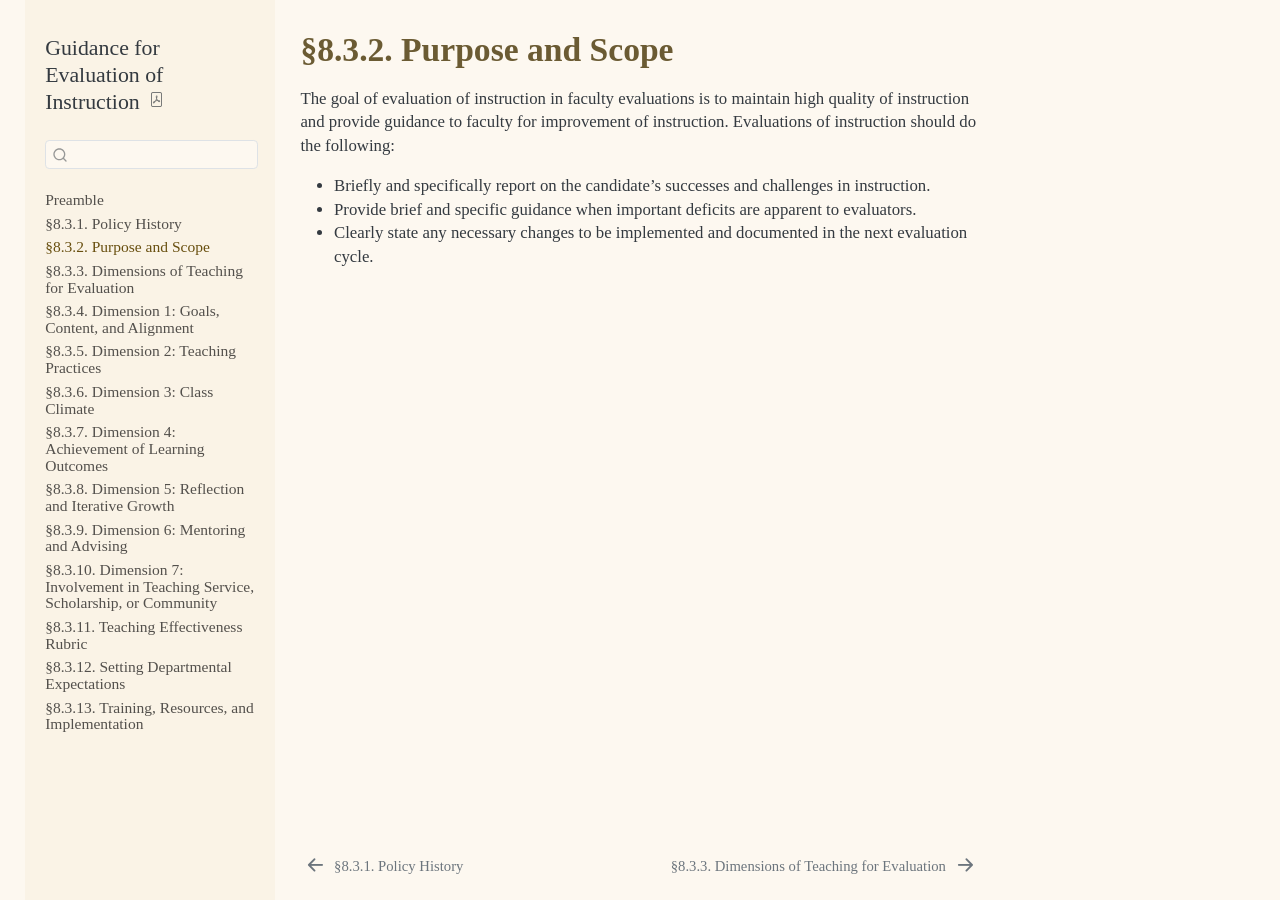
<file: _book/s8_3_2.html>
<!DOCTYPE html>
<html xmlns="http://www.w3.org/1999/xhtml" lang="en" xml:lang="en"><head>

<meta charset="utf-8">
<meta name="generator" content="quarto-1.5.57">

<meta name="viewport" content="width=device-width, initial-scale=1.0, user-scalable=yes">


<title>§8.3.2. Purpose and Scope – Guidance for Evaluation of Instruction</title>
<style>
code{white-space: pre-wrap;}
span.smallcaps{font-variant: small-caps;}
div.columns{display: flex; gap: min(4vw, 1.5em);}
div.column{flex: auto; overflow-x: auto;}
div.hanging-indent{margin-left: 1.5em; text-indent: -1.5em;}
ul.task-list{list-style: none;}
ul.task-list li input[type="checkbox"] {
  width: 0.8em;
  margin: 0 0.8em 0.2em -1em; /* quarto-specific, see https://github.com/quarto-dev/quarto-cli/issues/4556 */ 
  vertical-align: middle;
}
</style>


<script src="site_libs/quarto-nav/quarto-nav.js"></script>
<script src="site_libs/quarto-nav/headroom.min.js"></script>
<script src="site_libs/clipboard/clipboard.min.js"></script>
<script src="site_libs/quarto-search/autocomplete.umd.js"></script>
<script src="site_libs/quarto-search/fuse.min.js"></script>
<script src="site_libs/quarto-search/quarto-search.js"></script>
<meta name="quarto:offset" content="./">
<link href="./s8_3_3.html" rel="next">
<link href="./s8_3_1.html" rel="prev">
<script src="site_libs/quarto-html/quarto.js"></script>
<script src="site_libs/quarto-html/popper.min.js"></script>
<script src="site_libs/quarto-html/tippy.umd.min.js"></script>
<script src="site_libs/quarto-html/anchor.min.js"></script>
<link href="site_libs/quarto-html/tippy.css" rel="stylesheet">
<link href="site_libs/quarto-html/quarto-syntax-highlighting.css" rel="stylesheet" id="quarto-text-highlighting-styles">
<script src="site_libs/bootstrap/bootstrap.min.js"></script>
<link href="site_libs/bootstrap/bootstrap-icons.css" rel="stylesheet">
<link href="site_libs/bootstrap/bootstrap.min.css" rel="stylesheet" id="quarto-bootstrap" data-mode="light">
<script id="quarto-search-options" type="application/json">{
  "location": "sidebar",
  "copy-button": false,
  "collapse-after": 3,
  "panel-placement": "start",
  "type": "textbox",
  "limit": 50,
  "keyboard-shortcut": [
    "f",
    "/",
    "s"
  ],
  "show-item-context": false,
  "language": {
    "search-no-results-text": "No results",
    "search-matching-documents-text": "matching documents",
    "search-copy-link-title": "Copy link to search",
    "search-hide-matches-text": "Hide additional matches",
    "search-more-match-text": "more match in this document",
    "search-more-matches-text": "more matches in this document",
    "search-clear-button-title": "Clear",
    "search-text-placeholder": "",
    "search-detached-cancel-button-title": "Cancel",
    "search-submit-button-title": "Submit",
    "search-label": "Search"
  }
}</script>


</head>

<body class="nav-sidebar floating">

<div id="quarto-search-results"></div>
  <header id="quarto-header" class="headroom fixed-top">
  <nav class="quarto-secondary-nav">
    <div class="container-fluid d-flex">
      <button type="button" class="quarto-btn-toggle btn" data-bs-toggle="collapse" role="button" data-bs-target=".quarto-sidebar-collapse-item" aria-controls="quarto-sidebar" aria-expanded="false" aria-label="Toggle sidebar navigation" onclick="if (window.quartoToggleHeadroom) { window.quartoToggleHeadroom(); }">
        <i class="bi bi-layout-text-sidebar-reverse"></i>
      </button>
        <nav class="quarto-page-breadcrumbs" aria-label="breadcrumb"><ol class="breadcrumb"><li class="breadcrumb-item"><a href="./s8_3_2.html"><span class="chapter-title">§8.3.2. Purpose and Scope</span></a></li></ol></nav>
        <a class="flex-grow-1" role="navigation" data-bs-toggle="collapse" data-bs-target=".quarto-sidebar-collapse-item" aria-controls="quarto-sidebar" aria-expanded="false" aria-label="Toggle sidebar navigation" onclick="if (window.quartoToggleHeadroom) { window.quartoToggleHeadroom(); }">      
        </a>
      <button type="button" class="btn quarto-search-button" aria-label="Search" onclick="window.quartoOpenSearch();">
        <i class="bi bi-search"></i>
      </button>
    </div>
  </nav>
</header>
<!-- content -->
<div id="quarto-content" class="quarto-container page-columns page-rows-contents page-layout-article">
<!-- sidebar -->
  <nav id="quarto-sidebar" class="sidebar collapse collapse-horizontal quarto-sidebar-collapse-item sidebar-navigation floating overflow-auto">
    <div class="pt-lg-2 mt-2 text-left sidebar-header">
    <div class="sidebar-title mb-0 py-0">
      <a href="./">Guidance for Evaluation of Instruction</a> 
        <div class="sidebar-tools-main">
    <a href="./Guidance-for-Evaluation-of-Instruction.pdf" title="Download PDF" class="quarto-navigation-tool px-1" aria-label="Download PDF"><i class="bi bi-file-pdf"></i></a>
</div>
    </div>
      </div>
        <div class="mt-2 flex-shrink-0 align-items-center">
        <div class="sidebar-search">
        <div id="quarto-search" class="" title="Search"></div>
        </div>
        </div>
    <div class="sidebar-menu-container"> 
    <ul class="list-unstyled mt-1">
        <li class="sidebar-item">
  <div class="sidebar-item-container"> 
  <a href="./index.html" class="sidebar-item-text sidebar-link">
 <span class="menu-text">Preamble</span></a>
  </div>
</li>
        <li class="sidebar-item">
  <div class="sidebar-item-container"> 
  <a href="./s8_3_1.html" class="sidebar-item-text sidebar-link"><span class="chapter-title">§8.3.1. Policy History</span></a>
  </div>
</li>
        <li class="sidebar-item">
  <div class="sidebar-item-container"> 
  <a href="./s8_3_2.html" class="sidebar-item-text sidebar-link active"><span class="chapter-title">§8.3.2. Purpose and Scope</span></a>
  </div>
</li>
        <li class="sidebar-item">
  <div class="sidebar-item-container"> 
  <a href="./s8_3_3.html" class="sidebar-item-text sidebar-link"><span class="chapter-title">§8.3.3. Dimensions of Teaching for Evaluation</span></a>
  </div>
</li>
        <li class="sidebar-item">
  <div class="sidebar-item-container"> 
  <a href="./s8_3_4.html" class="sidebar-item-text sidebar-link"><span class="chapter-title">§8.3.4. Dimension 1: Goals, Content, and Alignment</span></a>
  </div>
</li>
        <li class="sidebar-item">
  <div class="sidebar-item-container"> 
  <a href="./s8_3_5.html" class="sidebar-item-text sidebar-link"><span class="chapter-title">§8.3.5. Dimension 2: Teaching Practices</span></a>
  </div>
</li>
        <li class="sidebar-item">
  <div class="sidebar-item-container"> 
  <a href="./s8_3_6.html" class="sidebar-item-text sidebar-link"><span class="chapter-title">§8.3.6. Dimension 3: Class Climate</span></a>
  </div>
</li>
        <li class="sidebar-item">
  <div class="sidebar-item-container"> 
  <a href="./s8_3_7.html" class="sidebar-item-text sidebar-link"><span class="chapter-title">§8.3.7. Dimension 4: Achievement of Learning Outcomes</span></a>
  </div>
</li>
        <li class="sidebar-item">
  <div class="sidebar-item-container"> 
  <a href="./s8_3_8.html" class="sidebar-item-text sidebar-link"><span class="chapter-title">§8.3.8. Dimension 5: Reflection and Iterative Growth</span></a>
  </div>
</li>
        <li class="sidebar-item">
  <div class="sidebar-item-container"> 
  <a href="./s8_3_9.html" class="sidebar-item-text sidebar-link"><span class="chapter-title">§8.3.9. Dimension 6: Mentoring and Advising</span></a>
  </div>
</li>
        <li class="sidebar-item">
  <div class="sidebar-item-container"> 
  <a href="./s8_3_10.html" class="sidebar-item-text sidebar-link"><span class="chapter-title">§8.3.10. Dimension 7: Involvement in Teaching Service, Scholarship, or Community</span></a>
  </div>
</li>
        <li class="sidebar-item">
  <div class="sidebar-item-container"> 
  <a href="./s8_3_11.html" class="sidebar-item-text sidebar-link"><span class="chapter-title">§8.3.11. Teaching Effectiveness Rubric</span></a>
  </div>
</li>
        <li class="sidebar-item">
  <div class="sidebar-item-container"> 
  <a href="./s8_3_12.html" class="sidebar-item-text sidebar-link"><span class="chapter-title">§8.3.12. Setting Departmental Expectations</span></a>
  </div>
</li>
        <li class="sidebar-item">
  <div class="sidebar-item-container"> 
  <a href="./s8_3_13.html" class="sidebar-item-text sidebar-link"><span class="chapter-title">§8.3.13. Training, Resources, and Implementation</span></a>
  </div>
</li>
    </ul>
    </div>
</nav>
<div id="quarto-sidebar-glass" class="quarto-sidebar-collapse-item" data-bs-toggle="collapse" data-bs-target=".quarto-sidebar-collapse-item"></div>
<!-- margin-sidebar -->
    <div id="quarto-margin-sidebar" class="sidebar margin-sidebar zindex-bottom">
        
    </div>
<!-- main -->
<main class="content" id="quarto-document-content">

<header id="title-block-header" class="quarto-title-block default">
<div class="quarto-title">
<h1 class="title"><span class="chapter-title">§8.3.2. Purpose and Scope</span></h1>
</div>



<div class="quarto-title-meta">

    
  
    
  </div>
  


</header>


<p>The goal of evaluation of instruction in faculty evaluations is to maintain high quality of instruction and provide guidance to faculty for improvement of instruction. Evaluations of instruction should do the following:</p>
<ul>
<li>Briefly and specifically report on the candidate’s successes and challenges in instruction.</li>
<li>Provide brief and specific guidance when important deficits are apparent to evaluators.</li>
<li>Clearly state any necessary changes to be implemented and documented in the next evaluation cycle.</li>
</ul>



</main> <!-- /main -->
<script id="quarto-html-after-body" type="application/javascript">
window.document.addEventListener("DOMContentLoaded", function (event) {
  const toggleBodyColorMode = (bsSheetEl) => {
    const mode = bsSheetEl.getAttribute("data-mode");
    const bodyEl = window.document.querySelector("body");
    if (mode === "dark") {
      bodyEl.classList.add("quarto-dark");
      bodyEl.classList.remove("quarto-light");
    } else {
      bodyEl.classList.add("quarto-light");
      bodyEl.classList.remove("quarto-dark");
    }
  }
  const toggleBodyColorPrimary = () => {
    const bsSheetEl = window.document.querySelector("link#quarto-bootstrap");
    if (bsSheetEl) {
      toggleBodyColorMode(bsSheetEl);
    }
  }
  toggleBodyColorPrimary();  
  const icon = "";
  const anchorJS = new window.AnchorJS();
  anchorJS.options = {
    placement: 'right',
    icon: icon
  };
  anchorJS.add('.anchored');
  const isCodeAnnotation = (el) => {
    for (const clz of el.classList) {
      if (clz.startsWith('code-annotation-')) {                     
        return true;
      }
    }
    return false;
  }
  const onCopySuccess = function(e) {
    // button target
    const button = e.trigger;
    // don't keep focus
    button.blur();
    // flash "checked"
    button.classList.add('code-copy-button-checked');
    var currentTitle = button.getAttribute("title");
    button.setAttribute("title", "Copied!");
    let tooltip;
    if (window.bootstrap) {
      button.setAttribute("data-bs-toggle", "tooltip");
      button.setAttribute("data-bs-placement", "left");
      button.setAttribute("data-bs-title", "Copied!");
      tooltip = new bootstrap.Tooltip(button, 
        { trigger: "manual", 
          customClass: "code-copy-button-tooltip",
          offset: [0, -8]});
      tooltip.show();    
    }
    setTimeout(function() {
      if (tooltip) {
        tooltip.hide();
        button.removeAttribute("data-bs-title");
        button.removeAttribute("data-bs-toggle");
        button.removeAttribute("data-bs-placement");
      }
      button.setAttribute("title", currentTitle);
      button.classList.remove('code-copy-button-checked');
    }, 1000);
    // clear code selection
    e.clearSelection();
  }
  const getTextToCopy = function(trigger) {
      const codeEl = trigger.previousElementSibling.cloneNode(true);
      for (const childEl of codeEl.children) {
        if (isCodeAnnotation(childEl)) {
          childEl.remove();
        }
      }
      return codeEl.innerText;
  }
  const clipboard = new window.ClipboardJS('.code-copy-button:not([data-in-quarto-modal])', {
    text: getTextToCopy
  });
  clipboard.on('success', onCopySuccess);
  if (window.document.getElementById('quarto-embedded-source-code-modal')) {
    // For code content inside modals, clipBoardJS needs to be initialized with a container option
    // TODO: Check when it could be a function (https://github.com/zenorocha/clipboard.js/issues/860)
    const clipboardModal = new window.ClipboardJS('.code-copy-button[data-in-quarto-modal]', {
      text: getTextToCopy,
      container: window.document.getElementById('quarto-embedded-source-code-modal')
    });
    clipboardModal.on('success', onCopySuccess);
  }
    var localhostRegex = new RegExp(/^(?:http|https):\/\/localhost\:?[0-9]*\//);
    var mailtoRegex = new RegExp(/^mailto:/);
      var filterRegex = new RegExp('/' + window.location.host + '/');
    var isInternal = (href) => {
        return filterRegex.test(href) || localhostRegex.test(href) || mailtoRegex.test(href);
    }
    // Inspect non-navigation links and adorn them if external
 	var links = window.document.querySelectorAll('a[href]:not(.nav-link):not(.navbar-brand):not(.toc-action):not(.sidebar-link):not(.sidebar-item-toggle):not(.pagination-link):not(.no-external):not([aria-hidden]):not(.dropdown-item):not(.quarto-navigation-tool):not(.about-link)');
    for (var i=0; i<links.length; i++) {
      const link = links[i];
      if (!isInternal(link.href)) {
        // undo the damage that might have been done by quarto-nav.js in the case of
        // links that we want to consider external
        if (link.dataset.originalHref !== undefined) {
          link.href = link.dataset.originalHref;
        }
      }
    }
  function tippyHover(el, contentFn, onTriggerFn, onUntriggerFn) {
    const config = {
      allowHTML: true,
      maxWidth: 500,
      delay: 100,
      arrow: false,
      appendTo: function(el) {
          return el.parentElement;
      },
      interactive: true,
      interactiveBorder: 10,
      theme: 'quarto',
      placement: 'bottom-start',
    };
    if (contentFn) {
      config.content = contentFn;
    }
    if (onTriggerFn) {
      config.onTrigger = onTriggerFn;
    }
    if (onUntriggerFn) {
      config.onUntrigger = onUntriggerFn;
    }
    window.tippy(el, config); 
  }
  const noterefs = window.document.querySelectorAll('a[role="doc-noteref"]');
  for (var i=0; i<noterefs.length; i++) {
    const ref = noterefs[i];
    tippyHover(ref, function() {
      // use id or data attribute instead here
      let href = ref.getAttribute('data-footnote-href') || ref.getAttribute('href');
      try { href = new URL(href).hash; } catch {}
      const id = href.replace(/^#\/?/, "");
      const note = window.document.getElementById(id);
      if (note) {
        return note.innerHTML;
      } else {
        return "";
      }
    });
  }
  const xrefs = window.document.querySelectorAll('a.quarto-xref');
  const processXRef = (id, note) => {
    // Strip column container classes
    const stripColumnClz = (el) => {
      el.classList.remove("page-full", "page-columns");
      if (el.children) {
        for (const child of el.children) {
          stripColumnClz(child);
        }
      }
    }
    stripColumnClz(note)
    if (id === null || id.startsWith('sec-')) {
      // Special case sections, only their first couple elements
      const container = document.createElement("div");
      if (note.children && note.children.length > 2) {
        container.appendChild(note.children[0].cloneNode(true));
        for (let i = 1; i < note.children.length; i++) {
          const child = note.children[i];
          if (child.tagName === "P" && child.innerText === "") {
            continue;
          } else {
            container.appendChild(child.cloneNode(true));
            break;
          }
        }
        if (window.Quarto?.typesetMath) {
          window.Quarto.typesetMath(container);
        }
        return container.innerHTML
      } else {
        if (window.Quarto?.typesetMath) {
          window.Quarto.typesetMath(note);
        }
        return note.innerHTML;
      }
    } else {
      // Remove any anchor links if they are present
      const anchorLink = note.querySelector('a.anchorjs-link');
      if (anchorLink) {
        anchorLink.remove();
      }
      if (window.Quarto?.typesetMath) {
        window.Quarto.typesetMath(note);
      }
      // TODO in 1.5, we should make sure this works without a callout special case
      if (note.classList.contains("callout")) {
        return note.outerHTML;
      } else {
        return note.innerHTML;
      }
    }
  }
  for (var i=0; i<xrefs.length; i++) {
    const xref = xrefs[i];
    tippyHover(xref, undefined, function(instance) {
      instance.disable();
      let url = xref.getAttribute('href');
      let hash = undefined; 
      if (url.startsWith('#')) {
        hash = url;
      } else {
        try { hash = new URL(url).hash; } catch {}
      }
      if (hash) {
        const id = hash.replace(/^#\/?/, "");
        const note = window.document.getElementById(id);
        if (note !== null) {
          try {
            const html = processXRef(id, note.cloneNode(true));
            instance.setContent(html);
          } finally {
            instance.enable();
            instance.show();
          }
        } else {
          // See if we can fetch this
          fetch(url.split('#')[0])
          .then(res => res.text())
          .then(html => {
            const parser = new DOMParser();
            const htmlDoc = parser.parseFromString(html, "text/html");
            const note = htmlDoc.getElementById(id);
            if (note !== null) {
              const html = processXRef(id, note);
              instance.setContent(html);
            } 
          }).finally(() => {
            instance.enable();
            instance.show();
          });
        }
      } else {
        // See if we can fetch a full url (with no hash to target)
        // This is a special case and we should probably do some content thinning / targeting
        fetch(url)
        .then(res => res.text())
        .then(html => {
          const parser = new DOMParser();
          const htmlDoc = parser.parseFromString(html, "text/html");
          const note = htmlDoc.querySelector('main.content');
          if (note !== null) {
            // This should only happen for chapter cross references
            // (since there is no id in the URL)
            // remove the first header
            if (note.children.length > 0 && note.children[0].tagName === "HEADER") {
              note.children[0].remove();
            }
            const html = processXRef(null, note);
            instance.setContent(html);
          } 
        }).finally(() => {
          instance.enable();
          instance.show();
        });
      }
    }, function(instance) {
    });
  }
      let selectedAnnoteEl;
      const selectorForAnnotation = ( cell, annotation) => {
        let cellAttr = 'data-code-cell="' + cell + '"';
        let lineAttr = 'data-code-annotation="' +  annotation + '"';
        const selector = 'span[' + cellAttr + '][' + lineAttr + ']';
        return selector;
      }
      const selectCodeLines = (annoteEl) => {
        const doc = window.document;
        const targetCell = annoteEl.getAttribute("data-target-cell");
        const targetAnnotation = annoteEl.getAttribute("data-target-annotation");
        const annoteSpan = window.document.querySelector(selectorForAnnotation(targetCell, targetAnnotation));
        const lines = annoteSpan.getAttribute("data-code-lines").split(",");
        const lineIds = lines.map((line) => {
          return targetCell + "-" + line;
        })
        let top = null;
        let height = null;
        let parent = null;
        if (lineIds.length > 0) {
            //compute the position of the single el (top and bottom and make a div)
            const el = window.document.getElementById(lineIds[0]);
            top = el.offsetTop;
            height = el.offsetHeight;
            parent = el.parentElement.parentElement;
          if (lineIds.length > 1) {
            const lastEl = window.document.getElementById(lineIds[lineIds.length - 1]);
            const bottom = lastEl.offsetTop + lastEl.offsetHeight;
            height = bottom - top;
          }
          if (top !== null && height !== null && parent !== null) {
            // cook up a div (if necessary) and position it 
            let div = window.document.getElementById("code-annotation-line-highlight");
            if (div === null) {
              div = window.document.createElement("div");
              div.setAttribute("id", "code-annotation-line-highlight");
              div.style.position = 'absolute';
              parent.appendChild(div);
            }
            div.style.top = top - 2 + "px";
            div.style.height = height + 4 + "px";
            div.style.left = 0;
            let gutterDiv = window.document.getElementById("code-annotation-line-highlight-gutter");
            if (gutterDiv === null) {
              gutterDiv = window.document.createElement("div");
              gutterDiv.setAttribute("id", "code-annotation-line-highlight-gutter");
              gutterDiv.style.position = 'absolute';
              const codeCell = window.document.getElementById(targetCell);
              const gutter = codeCell.querySelector('.code-annotation-gutter');
              gutter.appendChild(gutterDiv);
            }
            gutterDiv.style.top = top - 2 + "px";
            gutterDiv.style.height = height + 4 + "px";
          }
          selectedAnnoteEl = annoteEl;
        }
      };
      const unselectCodeLines = () => {
        const elementsIds = ["code-annotation-line-highlight", "code-annotation-line-highlight-gutter"];
        elementsIds.forEach((elId) => {
          const div = window.document.getElementById(elId);
          if (div) {
            div.remove();
          }
        });
        selectedAnnoteEl = undefined;
      };
        // Handle positioning of the toggle
    window.addEventListener(
      "resize",
      throttle(() => {
        elRect = undefined;
        if (selectedAnnoteEl) {
          selectCodeLines(selectedAnnoteEl);
        }
      }, 10)
    );
    function throttle(fn, ms) {
    let throttle = false;
    let timer;
      return (...args) => {
        if(!throttle) { // first call gets through
            fn.apply(this, args);
            throttle = true;
        } else { // all the others get throttled
            if(timer) clearTimeout(timer); // cancel #2
            timer = setTimeout(() => {
              fn.apply(this, args);
              timer = throttle = false;
            }, ms);
        }
      };
    }
      // Attach click handler to the DT
      const annoteDls = window.document.querySelectorAll('dt[data-target-cell]');
      for (const annoteDlNode of annoteDls) {
        annoteDlNode.addEventListener('click', (event) => {
          const clickedEl = event.target;
          if (clickedEl !== selectedAnnoteEl) {
            unselectCodeLines();
            const activeEl = window.document.querySelector('dt[data-target-cell].code-annotation-active');
            if (activeEl) {
              activeEl.classList.remove('code-annotation-active');
            }
            selectCodeLines(clickedEl);
            clickedEl.classList.add('code-annotation-active');
          } else {
            // Unselect the line
            unselectCodeLines();
            clickedEl.classList.remove('code-annotation-active');
          }
        });
      }
  const findCites = (el) => {
    const parentEl = el.parentElement;
    if (parentEl) {
      const cites = parentEl.dataset.cites;
      if (cites) {
        return {
          el,
          cites: cites.split(' ')
        };
      } else {
        return findCites(el.parentElement)
      }
    } else {
      return undefined;
    }
  };
  var bibliorefs = window.document.querySelectorAll('a[role="doc-biblioref"]');
  for (var i=0; i<bibliorefs.length; i++) {
    const ref = bibliorefs[i];
    const citeInfo = findCites(ref);
    if (citeInfo) {
      tippyHover(citeInfo.el, function() {
        var popup = window.document.createElement('div');
        citeInfo.cites.forEach(function(cite) {
          var citeDiv = window.document.createElement('div');
          citeDiv.classList.add('hanging-indent');
          citeDiv.classList.add('csl-entry');
          var biblioDiv = window.document.getElementById('ref-' + cite);
          if (biblioDiv) {
            citeDiv.innerHTML = biblioDiv.innerHTML;
          }
          popup.appendChild(citeDiv);
        });
        return popup.innerHTML;
      });
    }
  }
});
</script>
<nav class="page-navigation">
  <div class="nav-page nav-page-previous">
      <a href="./s8_3_1.html" class="pagination-link" aria-label="§8.3.1. Policy History">
        <i class="bi bi-arrow-left-short"></i> <span class="nav-page-text"><span class="chapter-title">§8.3.1. Policy History</span></span>
      </a>          
  </div>
  <div class="nav-page nav-page-next">
      <a href="./s8_3_3.html" class="pagination-link" aria-label="§8.3.3. Dimensions of Teaching for Evaluation">
        <span class="nav-page-text"><span class="chapter-title">§8.3.3. Dimensions of Teaching for Evaluation</span></span> <i class="bi bi-arrow-right-short"></i>
      </a>
  </div>
</nav>
</div> <!-- /content -->




</body></html>
</file>
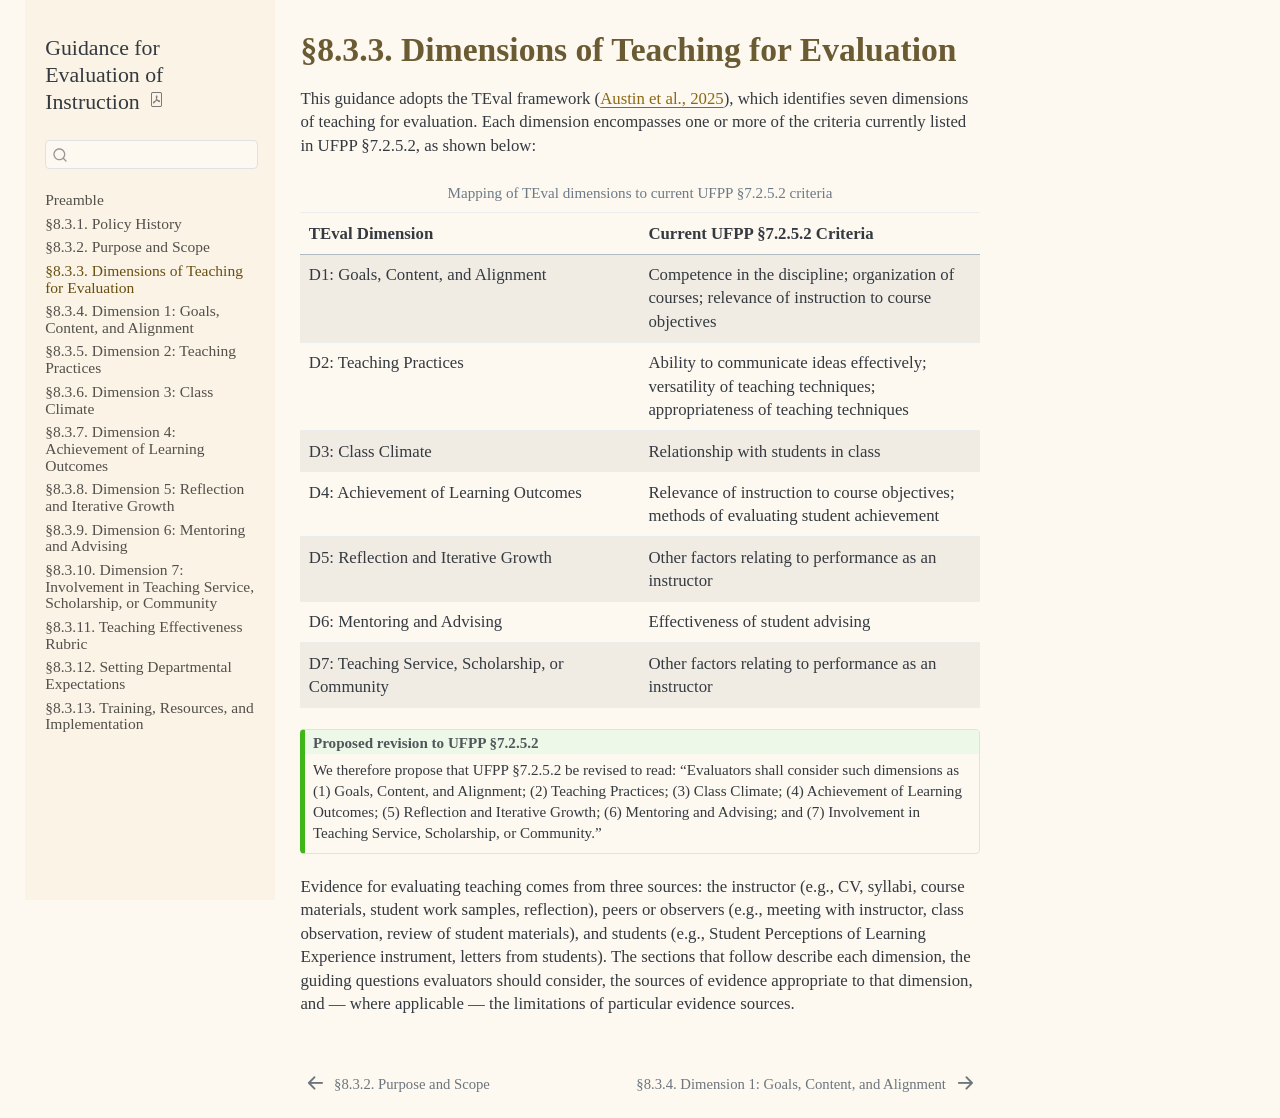
<file: _book/s8_3_3.html>
<!DOCTYPE html>
<html xmlns="http://www.w3.org/1999/xhtml" lang="en" xml:lang="en"><head>

<meta charset="utf-8">
<meta name="generator" content="quarto-1.5.57">

<meta name="viewport" content="width=device-width, initial-scale=1.0, user-scalable=yes">


<title>§8.3.3. Dimensions of Teaching for Evaluation – Guidance for Evaluation of Instruction</title>
<style>
code{white-space: pre-wrap;}
span.smallcaps{font-variant: small-caps;}
div.columns{display: flex; gap: min(4vw, 1.5em);}
div.column{flex: auto; overflow-x: auto;}
div.hanging-indent{margin-left: 1.5em; text-indent: -1.5em;}
ul.task-list{list-style: none;}
ul.task-list li input[type="checkbox"] {
  width: 0.8em;
  margin: 0 0.8em 0.2em -1em; /* quarto-specific, see https://github.com/quarto-dev/quarto-cli/issues/4556 */ 
  vertical-align: middle;
}
</style>


<script src="site_libs/quarto-nav/quarto-nav.js"></script>
<script src="site_libs/quarto-nav/headroom.min.js"></script>
<script src="site_libs/clipboard/clipboard.min.js"></script>
<script src="site_libs/quarto-search/autocomplete.umd.js"></script>
<script src="site_libs/quarto-search/fuse.min.js"></script>
<script src="site_libs/quarto-search/quarto-search.js"></script>
<meta name="quarto:offset" content="./">
<link href="./s8_3_4.html" rel="next">
<link href="./s8_3_2.html" rel="prev">
<script src="site_libs/quarto-html/quarto.js"></script>
<script src="site_libs/quarto-html/popper.min.js"></script>
<script src="site_libs/quarto-html/tippy.umd.min.js"></script>
<script src="site_libs/quarto-html/anchor.min.js"></script>
<link href="site_libs/quarto-html/tippy.css" rel="stylesheet">
<link href="site_libs/quarto-html/quarto-syntax-highlighting.css" rel="stylesheet" id="quarto-text-highlighting-styles">
<script src="site_libs/bootstrap/bootstrap.min.js"></script>
<link href="site_libs/bootstrap/bootstrap-icons.css" rel="stylesheet">
<link href="site_libs/bootstrap/bootstrap.min.css" rel="stylesheet" id="quarto-bootstrap" data-mode="light">
<script id="quarto-search-options" type="application/json">{
  "location": "sidebar",
  "copy-button": false,
  "collapse-after": 3,
  "panel-placement": "start",
  "type": "textbox",
  "limit": 50,
  "keyboard-shortcut": [
    "f",
    "/",
    "s"
  ],
  "show-item-context": false,
  "language": {
    "search-no-results-text": "No results",
    "search-matching-documents-text": "matching documents",
    "search-copy-link-title": "Copy link to search",
    "search-hide-matches-text": "Hide additional matches",
    "search-more-match-text": "more match in this document",
    "search-more-matches-text": "more matches in this document",
    "search-clear-button-title": "Clear",
    "search-text-placeholder": "",
    "search-detached-cancel-button-title": "Cancel",
    "search-submit-button-title": "Submit",
    "search-label": "Search"
  }
}</script>


</head>

<body class="nav-sidebar floating">

<div id="quarto-search-results"></div>
  <header id="quarto-header" class="headroom fixed-top">
  <nav class="quarto-secondary-nav">
    <div class="container-fluid d-flex">
      <button type="button" class="quarto-btn-toggle btn" data-bs-toggle="collapse" role="button" data-bs-target=".quarto-sidebar-collapse-item" aria-controls="quarto-sidebar" aria-expanded="false" aria-label="Toggle sidebar navigation" onclick="if (window.quartoToggleHeadroom) { window.quartoToggleHeadroom(); }">
        <i class="bi bi-layout-text-sidebar-reverse"></i>
      </button>
        <nav class="quarto-page-breadcrumbs" aria-label="breadcrumb"><ol class="breadcrumb"><li class="breadcrumb-item"><a href="./s8_3_3.html"><span class="chapter-title">§8.3.3. Dimensions of Teaching for Evaluation</span></a></li></ol></nav>
        <a class="flex-grow-1" role="navigation" data-bs-toggle="collapse" data-bs-target=".quarto-sidebar-collapse-item" aria-controls="quarto-sidebar" aria-expanded="false" aria-label="Toggle sidebar navigation" onclick="if (window.quartoToggleHeadroom) { window.quartoToggleHeadroom(); }">      
        </a>
      <button type="button" class="btn quarto-search-button" aria-label="Search" onclick="window.quartoOpenSearch();">
        <i class="bi bi-search"></i>
      </button>
    </div>
  </nav>
</header>
<!-- content -->
<div id="quarto-content" class="quarto-container page-columns page-rows-contents page-layout-article">
<!-- sidebar -->
  <nav id="quarto-sidebar" class="sidebar collapse collapse-horizontal quarto-sidebar-collapse-item sidebar-navigation floating overflow-auto">
    <div class="pt-lg-2 mt-2 text-left sidebar-header">
    <div class="sidebar-title mb-0 py-0">
      <a href="./">Guidance for Evaluation of Instruction</a> 
        <div class="sidebar-tools-main">
    <a href="./Guidance-for-Evaluation-of-Instruction.pdf" title="Download PDF" class="quarto-navigation-tool px-1" aria-label="Download PDF"><i class="bi bi-file-pdf"></i></a>
</div>
    </div>
      </div>
        <div class="mt-2 flex-shrink-0 align-items-center">
        <div class="sidebar-search">
        <div id="quarto-search" class="" title="Search"></div>
        </div>
        </div>
    <div class="sidebar-menu-container"> 
    <ul class="list-unstyled mt-1">
        <li class="sidebar-item">
  <div class="sidebar-item-container"> 
  <a href="./index.html" class="sidebar-item-text sidebar-link">
 <span class="menu-text">Preamble</span></a>
  </div>
</li>
        <li class="sidebar-item">
  <div class="sidebar-item-container"> 
  <a href="./s8_3_1.html" class="sidebar-item-text sidebar-link"><span class="chapter-title">§8.3.1. Policy History</span></a>
  </div>
</li>
        <li class="sidebar-item">
  <div class="sidebar-item-container"> 
  <a href="./s8_3_2.html" class="sidebar-item-text sidebar-link"><span class="chapter-title">§8.3.2. Purpose and Scope</span></a>
  </div>
</li>
        <li class="sidebar-item">
  <div class="sidebar-item-container"> 
  <a href="./s8_3_3.html" class="sidebar-item-text sidebar-link active"><span class="chapter-title">§8.3.3. Dimensions of Teaching for Evaluation</span></a>
  </div>
</li>
        <li class="sidebar-item">
  <div class="sidebar-item-container"> 
  <a href="./s8_3_4.html" class="sidebar-item-text sidebar-link"><span class="chapter-title">§8.3.4. Dimension 1: Goals, Content, and Alignment</span></a>
  </div>
</li>
        <li class="sidebar-item">
  <div class="sidebar-item-container"> 
  <a href="./s8_3_5.html" class="sidebar-item-text sidebar-link"><span class="chapter-title">§8.3.5. Dimension 2: Teaching Practices</span></a>
  </div>
</li>
        <li class="sidebar-item">
  <div class="sidebar-item-container"> 
  <a href="./s8_3_6.html" class="sidebar-item-text sidebar-link"><span class="chapter-title">§8.3.6. Dimension 3: Class Climate</span></a>
  </div>
</li>
        <li class="sidebar-item">
  <div class="sidebar-item-container"> 
  <a href="./s8_3_7.html" class="sidebar-item-text sidebar-link"><span class="chapter-title">§8.3.7. Dimension 4: Achievement of Learning Outcomes</span></a>
  </div>
</li>
        <li class="sidebar-item">
  <div class="sidebar-item-container"> 
  <a href="./s8_3_8.html" class="sidebar-item-text sidebar-link"><span class="chapter-title">§8.3.8. Dimension 5: Reflection and Iterative Growth</span></a>
  </div>
</li>
        <li class="sidebar-item">
  <div class="sidebar-item-container"> 
  <a href="./s8_3_9.html" class="sidebar-item-text sidebar-link"><span class="chapter-title">§8.3.9. Dimension 6: Mentoring and Advising</span></a>
  </div>
</li>
        <li class="sidebar-item">
  <div class="sidebar-item-container"> 
  <a href="./s8_3_10.html" class="sidebar-item-text sidebar-link"><span class="chapter-title">§8.3.10. Dimension 7: Involvement in Teaching Service, Scholarship, or Community</span></a>
  </div>
</li>
        <li class="sidebar-item">
  <div class="sidebar-item-container"> 
  <a href="./s8_3_11.html" class="sidebar-item-text sidebar-link"><span class="chapter-title">§8.3.11. Teaching Effectiveness Rubric</span></a>
  </div>
</li>
        <li class="sidebar-item">
  <div class="sidebar-item-container"> 
  <a href="./s8_3_12.html" class="sidebar-item-text sidebar-link"><span class="chapter-title">§8.3.12. Setting Departmental Expectations</span></a>
  </div>
</li>
        <li class="sidebar-item">
  <div class="sidebar-item-container"> 
  <a href="./s8_3_13.html" class="sidebar-item-text sidebar-link"><span class="chapter-title">§8.3.13. Training, Resources, and Implementation</span></a>
  </div>
</li>
    </ul>
    </div>
</nav>
<div id="quarto-sidebar-glass" class="quarto-sidebar-collapse-item" data-bs-toggle="collapse" data-bs-target=".quarto-sidebar-collapse-item"></div>
<!-- margin-sidebar -->
    <div id="quarto-margin-sidebar" class="sidebar margin-sidebar zindex-bottom">
        
    </div>
<!-- main -->
<main class="content" id="quarto-document-content">

<header id="title-block-header" class="quarto-title-block default">
<div class="quarto-title">
<h1 class="title"><span class="chapter-title">§8.3.3. Dimensions of Teaching for Evaluation</span></h1>
</div>



<div class="quarto-title-meta">

    
  
    
  </div>
  


</header>


<p>This guidance adopts the TEval framework (<a href="https://hep.gse.harvard.edu/9798895570159/transforming-college-teaching-evaluation/">Austin et al., 2025</a>), which identifies seven dimensions of teaching for evaluation. Each dimension encompasses one or more of the criteria currently listed in UFPP §7.2.5.2, as shown below:</p>
<table class="table-striped caption-top table">
<caption>Mapping of TEval dimensions to current UFPP §7.2.5.2 criteria</caption>
<colgroup>
<col style="width: 50%">
<col style="width: 50%">
</colgroup>
<thead>
<tr class="header">
<th>TEval Dimension</th>
<th>Current UFPP §7.2.5.2 Criteria</th>
</tr>
</thead>
<tbody>
<tr class="odd">
<td>D1: Goals, Content, and Alignment</td>
<td>Competence in the discipline; organization of courses; relevance of instruction to course objectives</td>
</tr>
<tr class="even">
<td>D2: Teaching Practices</td>
<td>Ability to communicate ideas effectively; versatility of teaching techniques; appropriateness of teaching techniques</td>
</tr>
<tr class="odd">
<td>D3: Class Climate</td>
<td>Relationship with students in class</td>
</tr>
<tr class="even">
<td>D4: Achievement of Learning Outcomes</td>
<td>Relevance of instruction to course objectives; methods of evaluating student achievement</td>
</tr>
<tr class="odd">
<td>D5: Reflection and Iterative Growth</td>
<td>Other factors relating to performance as an instructor</td>
</tr>
<tr class="even">
<td>D6: Mentoring and Advising</td>
<td>Effectiveness of student advising</td>
</tr>
<tr class="odd">
<td>D7: Teaching Service, Scholarship, or Community</td>
<td>Other factors relating to performance as an instructor</td>
</tr>
</tbody>
</table>
<div class="callout callout-style-default callout-tip no-icon callout-titled" title="Proposed revision to UFPP §7.2.5.2">
<div class="callout-header d-flex align-content-center">
<div class="callout-icon-container">
<i class="callout-icon no-icon"></i>
</div>
<div class="callout-title-container flex-fill">
Proposed revision to UFPP §7.2.5.2
</div>
</div>
<div class="callout-body-container callout-body">
<p>We therefore propose that UFPP §7.2.5.2 be revised to read: “Evaluators shall consider such dimensions as (1) Goals, Content, and Alignment; (2) Teaching Practices; (3) Class Climate; (4) Achievement of Learning Outcomes; (5) Reflection and Iterative Growth; (6) Mentoring and Advising; and (7) Involvement in Teaching Service, Scholarship, or Community.”</p>
</div>
</div>
<p>Evidence for evaluating teaching comes from three sources: the instructor (e.g., CV, syllabi, course materials, student work samples, reflection), peers or observers (e.g., meeting with instructor, class observation, review of student materials), and students (e.g., Student Perceptions of Learning Experience instrument, letters from students). The sections that follow describe each dimension, the guiding questions evaluators should consider, the sources of evidence appropriate to that dimension, and — where applicable — the limitations of particular evidence sources.</p>



</main> <!-- /main -->
<script id="quarto-html-after-body" type="application/javascript">
window.document.addEventListener("DOMContentLoaded", function (event) {
  const toggleBodyColorMode = (bsSheetEl) => {
    const mode = bsSheetEl.getAttribute("data-mode");
    const bodyEl = window.document.querySelector("body");
    if (mode === "dark") {
      bodyEl.classList.add("quarto-dark");
      bodyEl.classList.remove("quarto-light");
    } else {
      bodyEl.classList.add("quarto-light");
      bodyEl.classList.remove("quarto-dark");
    }
  }
  const toggleBodyColorPrimary = () => {
    const bsSheetEl = window.document.querySelector("link#quarto-bootstrap");
    if (bsSheetEl) {
      toggleBodyColorMode(bsSheetEl);
    }
  }
  toggleBodyColorPrimary();  
  const icon = "";
  const anchorJS = new window.AnchorJS();
  anchorJS.options = {
    placement: 'right',
    icon: icon
  };
  anchorJS.add('.anchored');
  const isCodeAnnotation = (el) => {
    for (const clz of el.classList) {
      if (clz.startsWith('code-annotation-')) {                     
        return true;
      }
    }
    return false;
  }
  const onCopySuccess = function(e) {
    // button target
    const button = e.trigger;
    // don't keep focus
    button.blur();
    // flash "checked"
    button.classList.add('code-copy-button-checked');
    var currentTitle = button.getAttribute("title");
    button.setAttribute("title", "Copied!");
    let tooltip;
    if (window.bootstrap) {
      button.setAttribute("data-bs-toggle", "tooltip");
      button.setAttribute("data-bs-placement", "left");
      button.setAttribute("data-bs-title", "Copied!");
      tooltip = new bootstrap.Tooltip(button, 
        { trigger: "manual", 
          customClass: "code-copy-button-tooltip",
          offset: [0, -8]});
      tooltip.show();    
    }
    setTimeout(function() {
      if (tooltip) {
        tooltip.hide();
        button.removeAttribute("data-bs-title");
        button.removeAttribute("data-bs-toggle");
        button.removeAttribute("data-bs-placement");
      }
      button.setAttribute("title", currentTitle);
      button.classList.remove('code-copy-button-checked');
    }, 1000);
    // clear code selection
    e.clearSelection();
  }
  const getTextToCopy = function(trigger) {
      const codeEl = trigger.previousElementSibling.cloneNode(true);
      for (const childEl of codeEl.children) {
        if (isCodeAnnotation(childEl)) {
          childEl.remove();
        }
      }
      return codeEl.innerText;
  }
  const clipboard = new window.ClipboardJS('.code-copy-button:not([data-in-quarto-modal])', {
    text: getTextToCopy
  });
  clipboard.on('success', onCopySuccess);
  if (window.document.getElementById('quarto-embedded-source-code-modal')) {
    // For code content inside modals, clipBoardJS needs to be initialized with a container option
    // TODO: Check when it could be a function (https://github.com/zenorocha/clipboard.js/issues/860)
    const clipboardModal = new window.ClipboardJS('.code-copy-button[data-in-quarto-modal]', {
      text: getTextToCopy,
      container: window.document.getElementById('quarto-embedded-source-code-modal')
    });
    clipboardModal.on('success', onCopySuccess);
  }
    var localhostRegex = new RegExp(/^(?:http|https):\/\/localhost\:?[0-9]*\//);
    var mailtoRegex = new RegExp(/^mailto:/);
      var filterRegex = new RegExp('/' + window.location.host + '/');
    var isInternal = (href) => {
        return filterRegex.test(href) || localhostRegex.test(href) || mailtoRegex.test(href);
    }
    // Inspect non-navigation links and adorn them if external
 	var links = window.document.querySelectorAll('a[href]:not(.nav-link):not(.navbar-brand):not(.toc-action):not(.sidebar-link):not(.sidebar-item-toggle):not(.pagination-link):not(.no-external):not([aria-hidden]):not(.dropdown-item):not(.quarto-navigation-tool):not(.about-link)');
    for (var i=0; i<links.length; i++) {
      const link = links[i];
      if (!isInternal(link.href)) {
        // undo the damage that might have been done by quarto-nav.js in the case of
        // links that we want to consider external
        if (link.dataset.originalHref !== undefined) {
          link.href = link.dataset.originalHref;
        }
      }
    }
  function tippyHover(el, contentFn, onTriggerFn, onUntriggerFn) {
    const config = {
      allowHTML: true,
      maxWidth: 500,
      delay: 100,
      arrow: false,
      appendTo: function(el) {
          return el.parentElement;
      },
      interactive: true,
      interactiveBorder: 10,
      theme: 'quarto',
      placement: 'bottom-start',
    };
    if (contentFn) {
      config.content = contentFn;
    }
    if (onTriggerFn) {
      config.onTrigger = onTriggerFn;
    }
    if (onUntriggerFn) {
      config.onUntrigger = onUntriggerFn;
    }
    window.tippy(el, config); 
  }
  const noterefs = window.document.querySelectorAll('a[role="doc-noteref"]');
  for (var i=0; i<noterefs.length; i++) {
    const ref = noterefs[i];
    tippyHover(ref, function() {
      // use id or data attribute instead here
      let href = ref.getAttribute('data-footnote-href') || ref.getAttribute('href');
      try { href = new URL(href).hash; } catch {}
      const id = href.replace(/^#\/?/, "");
      const note = window.document.getElementById(id);
      if (note) {
        return note.innerHTML;
      } else {
        return "";
      }
    });
  }
  const xrefs = window.document.querySelectorAll('a.quarto-xref');
  const processXRef = (id, note) => {
    // Strip column container classes
    const stripColumnClz = (el) => {
      el.classList.remove("page-full", "page-columns");
      if (el.children) {
        for (const child of el.children) {
          stripColumnClz(child);
        }
      }
    }
    stripColumnClz(note)
    if (id === null || id.startsWith('sec-')) {
      // Special case sections, only their first couple elements
      const container = document.createElement("div");
      if (note.children && note.children.length > 2) {
        container.appendChild(note.children[0].cloneNode(true));
        for (let i = 1; i < note.children.length; i++) {
          const child = note.children[i];
          if (child.tagName === "P" && child.innerText === "") {
            continue;
          } else {
            container.appendChild(child.cloneNode(true));
            break;
          }
        }
        if (window.Quarto?.typesetMath) {
          window.Quarto.typesetMath(container);
        }
        return container.innerHTML
      } else {
        if (window.Quarto?.typesetMath) {
          window.Quarto.typesetMath(note);
        }
        return note.innerHTML;
      }
    } else {
      // Remove any anchor links if they are present
      const anchorLink = note.querySelector('a.anchorjs-link');
      if (anchorLink) {
        anchorLink.remove();
      }
      if (window.Quarto?.typesetMath) {
        window.Quarto.typesetMath(note);
      }
      // TODO in 1.5, we should make sure this works without a callout special case
      if (note.classList.contains("callout")) {
        return note.outerHTML;
      } else {
        return note.innerHTML;
      }
    }
  }
  for (var i=0; i<xrefs.length; i++) {
    const xref = xrefs[i];
    tippyHover(xref, undefined, function(instance) {
      instance.disable();
      let url = xref.getAttribute('href');
      let hash = undefined; 
      if (url.startsWith('#')) {
        hash = url;
      } else {
        try { hash = new URL(url).hash; } catch {}
      }
      if (hash) {
        const id = hash.replace(/^#\/?/, "");
        const note = window.document.getElementById(id);
        if (note !== null) {
          try {
            const html = processXRef(id, note.cloneNode(true));
            instance.setContent(html);
          } finally {
            instance.enable();
            instance.show();
          }
        } else {
          // See if we can fetch this
          fetch(url.split('#')[0])
          .then(res => res.text())
          .then(html => {
            const parser = new DOMParser();
            const htmlDoc = parser.parseFromString(html, "text/html");
            const note = htmlDoc.getElementById(id);
            if (note !== null) {
              const html = processXRef(id, note);
              instance.setContent(html);
            } 
          }).finally(() => {
            instance.enable();
            instance.show();
          });
        }
      } else {
        // See if we can fetch a full url (with no hash to target)
        // This is a special case and we should probably do some content thinning / targeting
        fetch(url)
        .then(res => res.text())
        .then(html => {
          const parser = new DOMParser();
          const htmlDoc = parser.parseFromString(html, "text/html");
          const note = htmlDoc.querySelector('main.content');
          if (note !== null) {
            // This should only happen for chapter cross references
            // (since there is no id in the URL)
            // remove the first header
            if (note.children.length > 0 && note.children[0].tagName === "HEADER") {
              note.children[0].remove();
            }
            const html = processXRef(null, note);
            instance.setContent(html);
          } 
        }).finally(() => {
          instance.enable();
          instance.show();
        });
      }
    }, function(instance) {
    });
  }
      let selectedAnnoteEl;
      const selectorForAnnotation = ( cell, annotation) => {
        let cellAttr = 'data-code-cell="' + cell + '"';
        let lineAttr = 'data-code-annotation="' +  annotation + '"';
        const selector = 'span[' + cellAttr + '][' + lineAttr + ']';
        return selector;
      }
      const selectCodeLines = (annoteEl) => {
        const doc = window.document;
        const targetCell = annoteEl.getAttribute("data-target-cell");
        const targetAnnotation = annoteEl.getAttribute("data-target-annotation");
        const annoteSpan = window.document.querySelector(selectorForAnnotation(targetCell, targetAnnotation));
        const lines = annoteSpan.getAttribute("data-code-lines").split(",");
        const lineIds = lines.map((line) => {
          return targetCell + "-" + line;
        })
        let top = null;
        let height = null;
        let parent = null;
        if (lineIds.length > 0) {
            //compute the position of the single el (top and bottom and make a div)
            const el = window.document.getElementById(lineIds[0]);
            top = el.offsetTop;
            height = el.offsetHeight;
            parent = el.parentElement.parentElement;
          if (lineIds.length > 1) {
            const lastEl = window.document.getElementById(lineIds[lineIds.length - 1]);
            const bottom = lastEl.offsetTop + lastEl.offsetHeight;
            height = bottom - top;
          }
          if (top !== null && height !== null && parent !== null) {
            // cook up a div (if necessary) and position it 
            let div = window.document.getElementById("code-annotation-line-highlight");
            if (div === null) {
              div = window.document.createElement("div");
              div.setAttribute("id", "code-annotation-line-highlight");
              div.style.position = 'absolute';
              parent.appendChild(div);
            }
            div.style.top = top - 2 + "px";
            div.style.height = height + 4 + "px";
            div.style.left = 0;
            let gutterDiv = window.document.getElementById("code-annotation-line-highlight-gutter");
            if (gutterDiv === null) {
              gutterDiv = window.document.createElement("div");
              gutterDiv.setAttribute("id", "code-annotation-line-highlight-gutter");
              gutterDiv.style.position = 'absolute';
              const codeCell = window.document.getElementById(targetCell);
              const gutter = codeCell.querySelector('.code-annotation-gutter');
              gutter.appendChild(gutterDiv);
            }
            gutterDiv.style.top = top - 2 + "px";
            gutterDiv.style.height = height + 4 + "px";
          }
          selectedAnnoteEl = annoteEl;
        }
      };
      const unselectCodeLines = () => {
        const elementsIds = ["code-annotation-line-highlight", "code-annotation-line-highlight-gutter"];
        elementsIds.forEach((elId) => {
          const div = window.document.getElementById(elId);
          if (div) {
            div.remove();
          }
        });
        selectedAnnoteEl = undefined;
      };
        // Handle positioning of the toggle
    window.addEventListener(
      "resize",
      throttle(() => {
        elRect = undefined;
        if (selectedAnnoteEl) {
          selectCodeLines(selectedAnnoteEl);
        }
      }, 10)
    );
    function throttle(fn, ms) {
    let throttle = false;
    let timer;
      return (...args) => {
        if(!throttle) { // first call gets through
            fn.apply(this, args);
            throttle = true;
        } else { // all the others get throttled
            if(timer) clearTimeout(timer); // cancel #2
            timer = setTimeout(() => {
              fn.apply(this, args);
              timer = throttle = false;
            }, ms);
        }
      };
    }
      // Attach click handler to the DT
      const annoteDls = window.document.querySelectorAll('dt[data-target-cell]');
      for (const annoteDlNode of annoteDls) {
        annoteDlNode.addEventListener('click', (event) => {
          const clickedEl = event.target;
          if (clickedEl !== selectedAnnoteEl) {
            unselectCodeLines();
            const activeEl = window.document.querySelector('dt[data-target-cell].code-annotation-active');
            if (activeEl) {
              activeEl.classList.remove('code-annotation-active');
            }
            selectCodeLines(clickedEl);
            clickedEl.classList.add('code-annotation-active');
          } else {
            // Unselect the line
            unselectCodeLines();
            clickedEl.classList.remove('code-annotation-active');
          }
        });
      }
  const findCites = (el) => {
    const parentEl = el.parentElement;
    if (parentEl) {
      const cites = parentEl.dataset.cites;
      if (cites) {
        return {
          el,
          cites: cites.split(' ')
        };
      } else {
        return findCites(el.parentElement)
      }
    } else {
      return undefined;
    }
  };
  var bibliorefs = window.document.querySelectorAll('a[role="doc-biblioref"]');
  for (var i=0; i<bibliorefs.length; i++) {
    const ref = bibliorefs[i];
    const citeInfo = findCites(ref);
    if (citeInfo) {
      tippyHover(citeInfo.el, function() {
        var popup = window.document.createElement('div');
        citeInfo.cites.forEach(function(cite) {
          var citeDiv = window.document.createElement('div');
          citeDiv.classList.add('hanging-indent');
          citeDiv.classList.add('csl-entry');
          var biblioDiv = window.document.getElementById('ref-' + cite);
          if (biblioDiv) {
            citeDiv.innerHTML = biblioDiv.innerHTML;
          }
          popup.appendChild(citeDiv);
        });
        return popup.innerHTML;
      });
    }
  }
});
</script>
<nav class="page-navigation">
  <div class="nav-page nav-page-previous">
      <a href="./s8_3_2.html" class="pagination-link" aria-label="§8.3.2. Purpose and Scope">
        <i class="bi bi-arrow-left-short"></i> <span class="nav-page-text"><span class="chapter-title">§8.3.2. Purpose and Scope</span></span>
      </a>          
  </div>
  <div class="nav-page nav-page-next">
      <a href="./s8_3_4.html" class="pagination-link" aria-label="§8.3.4. Dimension 1: Goals, Content, and Alignment">
        <span class="nav-page-text"><span class="chapter-title">§8.3.4. Dimension 1: Goals, Content, and Alignment</span></span> <i class="bi bi-arrow-right-short"></i>
      </a>
  </div>
</nav>
</div> <!-- /content -->




</body></html>
</file>
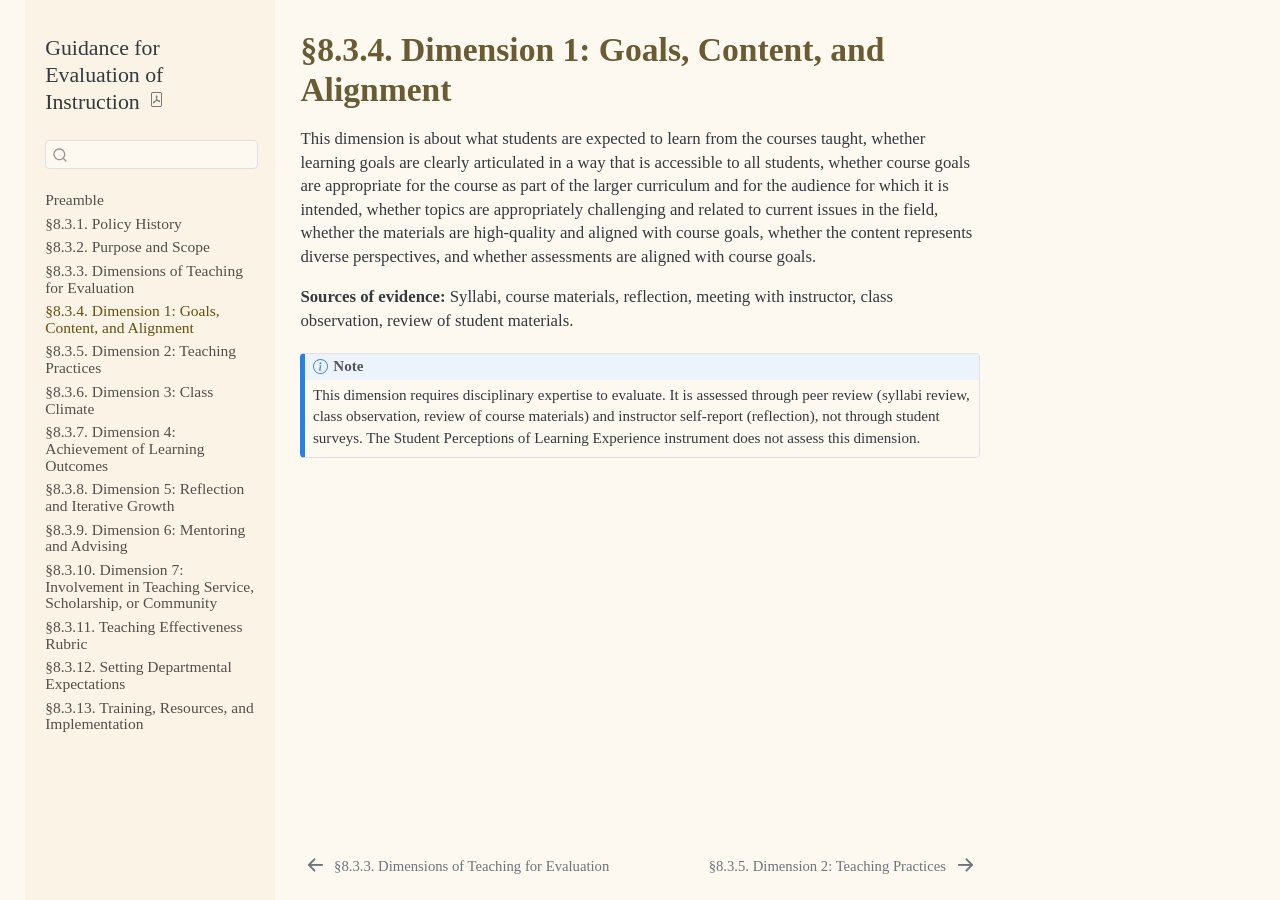
<file: _book/s8_3_4.html>
<!DOCTYPE html>
<html xmlns="http://www.w3.org/1999/xhtml" lang="en" xml:lang="en"><head>

<meta charset="utf-8">
<meta name="generator" content="quarto-1.5.57">

<meta name="viewport" content="width=device-width, initial-scale=1.0, user-scalable=yes">


<title>§8.3.4. Dimension 1: Goals, Content, and Alignment – Guidance for Evaluation of Instruction</title>
<style>
code{white-space: pre-wrap;}
span.smallcaps{font-variant: small-caps;}
div.columns{display: flex; gap: min(4vw, 1.5em);}
div.column{flex: auto; overflow-x: auto;}
div.hanging-indent{margin-left: 1.5em; text-indent: -1.5em;}
ul.task-list{list-style: none;}
ul.task-list li input[type="checkbox"] {
  width: 0.8em;
  margin: 0 0.8em 0.2em -1em; /* quarto-specific, see https://github.com/quarto-dev/quarto-cli/issues/4556 */ 
  vertical-align: middle;
}
</style>


<script src="site_libs/quarto-nav/quarto-nav.js"></script>
<script src="site_libs/quarto-nav/headroom.min.js"></script>
<script src="site_libs/clipboard/clipboard.min.js"></script>
<script src="site_libs/quarto-search/autocomplete.umd.js"></script>
<script src="site_libs/quarto-search/fuse.min.js"></script>
<script src="site_libs/quarto-search/quarto-search.js"></script>
<meta name="quarto:offset" content="./">
<link href="./s8_3_5.html" rel="next">
<link href="./s8_3_3.html" rel="prev">
<script src="site_libs/quarto-html/quarto.js"></script>
<script src="site_libs/quarto-html/popper.min.js"></script>
<script src="site_libs/quarto-html/tippy.umd.min.js"></script>
<script src="site_libs/quarto-html/anchor.min.js"></script>
<link href="site_libs/quarto-html/tippy.css" rel="stylesheet">
<link href="site_libs/quarto-html/quarto-syntax-highlighting.css" rel="stylesheet" id="quarto-text-highlighting-styles">
<script src="site_libs/bootstrap/bootstrap.min.js"></script>
<link href="site_libs/bootstrap/bootstrap-icons.css" rel="stylesheet">
<link href="site_libs/bootstrap/bootstrap.min.css" rel="stylesheet" id="quarto-bootstrap" data-mode="light">
<script id="quarto-search-options" type="application/json">{
  "location": "sidebar",
  "copy-button": false,
  "collapse-after": 3,
  "panel-placement": "start",
  "type": "textbox",
  "limit": 50,
  "keyboard-shortcut": [
    "f",
    "/",
    "s"
  ],
  "show-item-context": false,
  "language": {
    "search-no-results-text": "No results",
    "search-matching-documents-text": "matching documents",
    "search-copy-link-title": "Copy link to search",
    "search-hide-matches-text": "Hide additional matches",
    "search-more-match-text": "more match in this document",
    "search-more-matches-text": "more matches in this document",
    "search-clear-button-title": "Clear",
    "search-text-placeholder": "",
    "search-detached-cancel-button-title": "Cancel",
    "search-submit-button-title": "Submit",
    "search-label": "Search"
  }
}</script>


</head>

<body class="nav-sidebar floating">

<div id="quarto-search-results"></div>
  <header id="quarto-header" class="headroom fixed-top">
  <nav class="quarto-secondary-nav">
    <div class="container-fluid d-flex">
      <button type="button" class="quarto-btn-toggle btn" data-bs-toggle="collapse" role="button" data-bs-target=".quarto-sidebar-collapse-item" aria-controls="quarto-sidebar" aria-expanded="false" aria-label="Toggle sidebar navigation" onclick="if (window.quartoToggleHeadroom) { window.quartoToggleHeadroom(); }">
        <i class="bi bi-layout-text-sidebar-reverse"></i>
      </button>
        <nav class="quarto-page-breadcrumbs" aria-label="breadcrumb"><ol class="breadcrumb"><li class="breadcrumb-item"><a href="./s8_3_4.html"><span class="chapter-title">§8.3.4. Dimension 1: Goals, Content, and Alignment</span></a></li></ol></nav>
        <a class="flex-grow-1" role="navigation" data-bs-toggle="collapse" data-bs-target=".quarto-sidebar-collapse-item" aria-controls="quarto-sidebar" aria-expanded="false" aria-label="Toggle sidebar navigation" onclick="if (window.quartoToggleHeadroom) { window.quartoToggleHeadroom(); }">      
        </a>
      <button type="button" class="btn quarto-search-button" aria-label="Search" onclick="window.quartoOpenSearch();">
        <i class="bi bi-search"></i>
      </button>
    </div>
  </nav>
</header>
<!-- content -->
<div id="quarto-content" class="quarto-container page-columns page-rows-contents page-layout-article">
<!-- sidebar -->
  <nav id="quarto-sidebar" class="sidebar collapse collapse-horizontal quarto-sidebar-collapse-item sidebar-navigation floating overflow-auto">
    <div class="pt-lg-2 mt-2 text-left sidebar-header">
    <div class="sidebar-title mb-0 py-0">
      <a href="./">Guidance for Evaluation of Instruction</a> 
        <div class="sidebar-tools-main">
    <a href="./Guidance-for-Evaluation-of-Instruction.pdf" title="Download PDF" class="quarto-navigation-tool px-1" aria-label="Download PDF"><i class="bi bi-file-pdf"></i></a>
</div>
    </div>
      </div>
        <div class="mt-2 flex-shrink-0 align-items-center">
        <div class="sidebar-search">
        <div id="quarto-search" class="" title="Search"></div>
        </div>
        </div>
    <div class="sidebar-menu-container"> 
    <ul class="list-unstyled mt-1">
        <li class="sidebar-item">
  <div class="sidebar-item-container"> 
  <a href="./index.html" class="sidebar-item-text sidebar-link">
 <span class="menu-text">Preamble</span></a>
  </div>
</li>
        <li class="sidebar-item">
  <div class="sidebar-item-container"> 
  <a href="./s8_3_1.html" class="sidebar-item-text sidebar-link"><span class="chapter-title">§8.3.1. Policy History</span></a>
  </div>
</li>
        <li class="sidebar-item">
  <div class="sidebar-item-container"> 
  <a href="./s8_3_2.html" class="sidebar-item-text sidebar-link"><span class="chapter-title">§8.3.2. Purpose and Scope</span></a>
  </div>
</li>
        <li class="sidebar-item">
  <div class="sidebar-item-container"> 
  <a href="./s8_3_3.html" class="sidebar-item-text sidebar-link"><span class="chapter-title">§8.3.3. Dimensions of Teaching for Evaluation</span></a>
  </div>
</li>
        <li class="sidebar-item">
  <div class="sidebar-item-container"> 
  <a href="./s8_3_4.html" class="sidebar-item-text sidebar-link active"><span class="chapter-title">§8.3.4. Dimension 1: Goals, Content, and Alignment</span></a>
  </div>
</li>
        <li class="sidebar-item">
  <div class="sidebar-item-container"> 
  <a href="./s8_3_5.html" class="sidebar-item-text sidebar-link"><span class="chapter-title">§8.3.5. Dimension 2: Teaching Practices</span></a>
  </div>
</li>
        <li class="sidebar-item">
  <div class="sidebar-item-container"> 
  <a href="./s8_3_6.html" class="sidebar-item-text sidebar-link"><span class="chapter-title">§8.3.6. Dimension 3: Class Climate</span></a>
  </div>
</li>
        <li class="sidebar-item">
  <div class="sidebar-item-container"> 
  <a href="./s8_3_7.html" class="sidebar-item-text sidebar-link"><span class="chapter-title">§8.3.7. Dimension 4: Achievement of Learning Outcomes</span></a>
  </div>
</li>
        <li class="sidebar-item">
  <div class="sidebar-item-container"> 
  <a href="./s8_3_8.html" class="sidebar-item-text sidebar-link"><span class="chapter-title">§8.3.8. Dimension 5: Reflection and Iterative Growth</span></a>
  </div>
</li>
        <li class="sidebar-item">
  <div class="sidebar-item-container"> 
  <a href="./s8_3_9.html" class="sidebar-item-text sidebar-link"><span class="chapter-title">§8.3.9. Dimension 6: Mentoring and Advising</span></a>
  </div>
</li>
        <li class="sidebar-item">
  <div class="sidebar-item-container"> 
  <a href="./s8_3_10.html" class="sidebar-item-text sidebar-link"><span class="chapter-title">§8.3.10. Dimension 7: Involvement in Teaching Service, Scholarship, or Community</span></a>
  </div>
</li>
        <li class="sidebar-item">
  <div class="sidebar-item-container"> 
  <a href="./s8_3_11.html" class="sidebar-item-text sidebar-link"><span class="chapter-title">§8.3.11. Teaching Effectiveness Rubric</span></a>
  </div>
</li>
        <li class="sidebar-item">
  <div class="sidebar-item-container"> 
  <a href="./s8_3_12.html" class="sidebar-item-text sidebar-link"><span class="chapter-title">§8.3.12. Setting Departmental Expectations</span></a>
  </div>
</li>
        <li class="sidebar-item">
  <div class="sidebar-item-container"> 
  <a href="./s8_3_13.html" class="sidebar-item-text sidebar-link"><span class="chapter-title">§8.3.13. Training, Resources, and Implementation</span></a>
  </div>
</li>
    </ul>
    </div>
</nav>
<div id="quarto-sidebar-glass" class="quarto-sidebar-collapse-item" data-bs-toggle="collapse" data-bs-target=".quarto-sidebar-collapse-item"></div>
<!-- margin-sidebar -->
    <div id="quarto-margin-sidebar" class="sidebar margin-sidebar zindex-bottom">
        
    </div>
<!-- main -->
<main class="content" id="quarto-document-content">

<header id="title-block-header" class="quarto-title-block default">
<div class="quarto-title">
<h1 class="title"><span class="chapter-title">§8.3.4. Dimension 1: Goals, Content, and Alignment</span></h1>
</div>



<div class="quarto-title-meta">

    
  
    
  </div>
  


</header>


<p>This dimension is about what students are expected to learn from the courses taught, whether learning goals are clearly articulated in a way that is accessible to all students, whether course goals are appropriate for the course as part of the larger curriculum and for the audience for which it is intended, whether topics are appropriately challenging and related to current issues in the field, whether the materials are high-quality and aligned with course goals, whether the content represents diverse perspectives, and whether assessments are aligned with course goals.</p>
<p><strong>Sources of evidence:</strong> Syllabi, course materials, reflection, meeting with instructor, class observation, review of student materials.</p>
<div class="callout callout-style-default callout-note callout-titled" title="Note">
<div class="callout-header d-flex align-content-center">
<div class="callout-icon-container">
<i class="callout-icon"></i>
</div>
<div class="callout-title-container flex-fill">
Note
</div>
</div>
<div class="callout-body-container callout-body">
<p>This dimension requires disciplinary expertise to evaluate. It is assessed through peer review (syllabi review, class observation, review of course materials) and instructor self-report (reflection), not through student surveys. The Student Perceptions of Learning Experience instrument does not assess this dimension.</p>
</div>
</div>



</main> <!-- /main -->
<script id="quarto-html-after-body" type="application/javascript">
window.document.addEventListener("DOMContentLoaded", function (event) {
  const toggleBodyColorMode = (bsSheetEl) => {
    const mode = bsSheetEl.getAttribute("data-mode");
    const bodyEl = window.document.querySelector("body");
    if (mode === "dark") {
      bodyEl.classList.add("quarto-dark");
      bodyEl.classList.remove("quarto-light");
    } else {
      bodyEl.classList.add("quarto-light");
      bodyEl.classList.remove("quarto-dark");
    }
  }
  const toggleBodyColorPrimary = () => {
    const bsSheetEl = window.document.querySelector("link#quarto-bootstrap");
    if (bsSheetEl) {
      toggleBodyColorMode(bsSheetEl);
    }
  }
  toggleBodyColorPrimary();  
  const icon = "";
  const anchorJS = new window.AnchorJS();
  anchorJS.options = {
    placement: 'right',
    icon: icon
  };
  anchorJS.add('.anchored');
  const isCodeAnnotation = (el) => {
    for (const clz of el.classList) {
      if (clz.startsWith('code-annotation-')) {                     
        return true;
      }
    }
    return false;
  }
  const onCopySuccess = function(e) {
    // button target
    const button = e.trigger;
    // don't keep focus
    button.blur();
    // flash "checked"
    button.classList.add('code-copy-button-checked');
    var currentTitle = button.getAttribute("title");
    button.setAttribute("title", "Copied!");
    let tooltip;
    if (window.bootstrap) {
      button.setAttribute("data-bs-toggle", "tooltip");
      button.setAttribute("data-bs-placement", "left");
      button.setAttribute("data-bs-title", "Copied!");
      tooltip = new bootstrap.Tooltip(button, 
        { trigger: "manual", 
          customClass: "code-copy-button-tooltip",
          offset: [0, -8]});
      tooltip.show();    
    }
    setTimeout(function() {
      if (tooltip) {
        tooltip.hide();
        button.removeAttribute("data-bs-title");
        button.removeAttribute("data-bs-toggle");
        button.removeAttribute("data-bs-placement");
      }
      button.setAttribute("title", currentTitle);
      button.classList.remove('code-copy-button-checked');
    }, 1000);
    // clear code selection
    e.clearSelection();
  }
  const getTextToCopy = function(trigger) {
      const codeEl = trigger.previousElementSibling.cloneNode(true);
      for (const childEl of codeEl.children) {
        if (isCodeAnnotation(childEl)) {
          childEl.remove();
        }
      }
      return codeEl.innerText;
  }
  const clipboard = new window.ClipboardJS('.code-copy-button:not([data-in-quarto-modal])', {
    text: getTextToCopy
  });
  clipboard.on('success', onCopySuccess);
  if (window.document.getElementById('quarto-embedded-source-code-modal')) {
    // For code content inside modals, clipBoardJS needs to be initialized with a container option
    // TODO: Check when it could be a function (https://github.com/zenorocha/clipboard.js/issues/860)
    const clipboardModal = new window.ClipboardJS('.code-copy-button[data-in-quarto-modal]', {
      text: getTextToCopy,
      container: window.document.getElementById('quarto-embedded-source-code-modal')
    });
    clipboardModal.on('success', onCopySuccess);
  }
    var localhostRegex = new RegExp(/^(?:http|https):\/\/localhost\:?[0-9]*\//);
    var mailtoRegex = new RegExp(/^mailto:/);
      var filterRegex = new RegExp('/' + window.location.host + '/');
    var isInternal = (href) => {
        return filterRegex.test(href) || localhostRegex.test(href) || mailtoRegex.test(href);
    }
    // Inspect non-navigation links and adorn them if external
 	var links = window.document.querySelectorAll('a[href]:not(.nav-link):not(.navbar-brand):not(.toc-action):not(.sidebar-link):not(.sidebar-item-toggle):not(.pagination-link):not(.no-external):not([aria-hidden]):not(.dropdown-item):not(.quarto-navigation-tool):not(.about-link)');
    for (var i=0; i<links.length; i++) {
      const link = links[i];
      if (!isInternal(link.href)) {
        // undo the damage that might have been done by quarto-nav.js in the case of
        // links that we want to consider external
        if (link.dataset.originalHref !== undefined) {
          link.href = link.dataset.originalHref;
        }
      }
    }
  function tippyHover(el, contentFn, onTriggerFn, onUntriggerFn) {
    const config = {
      allowHTML: true,
      maxWidth: 500,
      delay: 100,
      arrow: false,
      appendTo: function(el) {
          return el.parentElement;
      },
      interactive: true,
      interactiveBorder: 10,
      theme: 'quarto',
      placement: 'bottom-start',
    };
    if (contentFn) {
      config.content = contentFn;
    }
    if (onTriggerFn) {
      config.onTrigger = onTriggerFn;
    }
    if (onUntriggerFn) {
      config.onUntrigger = onUntriggerFn;
    }
    window.tippy(el, config); 
  }
  const noterefs = window.document.querySelectorAll('a[role="doc-noteref"]');
  for (var i=0; i<noterefs.length; i++) {
    const ref = noterefs[i];
    tippyHover(ref, function() {
      // use id or data attribute instead here
      let href = ref.getAttribute('data-footnote-href') || ref.getAttribute('href');
      try { href = new URL(href).hash; } catch {}
      const id = href.replace(/^#\/?/, "");
      const note = window.document.getElementById(id);
      if (note) {
        return note.innerHTML;
      } else {
        return "";
      }
    });
  }
  const xrefs = window.document.querySelectorAll('a.quarto-xref');
  const processXRef = (id, note) => {
    // Strip column container classes
    const stripColumnClz = (el) => {
      el.classList.remove("page-full", "page-columns");
      if (el.children) {
        for (const child of el.children) {
          stripColumnClz(child);
        }
      }
    }
    stripColumnClz(note)
    if (id === null || id.startsWith('sec-')) {
      // Special case sections, only their first couple elements
      const container = document.createElement("div");
      if (note.children && note.children.length > 2) {
        container.appendChild(note.children[0].cloneNode(true));
        for (let i = 1; i < note.children.length; i++) {
          const child = note.children[i];
          if (child.tagName === "P" && child.innerText === "") {
            continue;
          } else {
            container.appendChild(child.cloneNode(true));
            break;
          }
        }
        if (window.Quarto?.typesetMath) {
          window.Quarto.typesetMath(container);
        }
        return container.innerHTML
      } else {
        if (window.Quarto?.typesetMath) {
          window.Quarto.typesetMath(note);
        }
        return note.innerHTML;
      }
    } else {
      // Remove any anchor links if they are present
      const anchorLink = note.querySelector('a.anchorjs-link');
      if (anchorLink) {
        anchorLink.remove();
      }
      if (window.Quarto?.typesetMath) {
        window.Quarto.typesetMath(note);
      }
      // TODO in 1.5, we should make sure this works without a callout special case
      if (note.classList.contains("callout")) {
        return note.outerHTML;
      } else {
        return note.innerHTML;
      }
    }
  }
  for (var i=0; i<xrefs.length; i++) {
    const xref = xrefs[i];
    tippyHover(xref, undefined, function(instance) {
      instance.disable();
      let url = xref.getAttribute('href');
      let hash = undefined; 
      if (url.startsWith('#')) {
        hash = url;
      } else {
        try { hash = new URL(url).hash; } catch {}
      }
      if (hash) {
        const id = hash.replace(/^#\/?/, "");
        const note = window.document.getElementById(id);
        if (note !== null) {
          try {
            const html = processXRef(id, note.cloneNode(true));
            instance.setContent(html);
          } finally {
            instance.enable();
            instance.show();
          }
        } else {
          // See if we can fetch this
          fetch(url.split('#')[0])
          .then(res => res.text())
          .then(html => {
            const parser = new DOMParser();
            const htmlDoc = parser.parseFromString(html, "text/html");
            const note = htmlDoc.getElementById(id);
            if (note !== null) {
              const html = processXRef(id, note);
              instance.setContent(html);
            } 
          }).finally(() => {
            instance.enable();
            instance.show();
          });
        }
      } else {
        // See if we can fetch a full url (with no hash to target)
        // This is a special case and we should probably do some content thinning / targeting
        fetch(url)
        .then(res => res.text())
        .then(html => {
          const parser = new DOMParser();
          const htmlDoc = parser.parseFromString(html, "text/html");
          const note = htmlDoc.querySelector('main.content');
          if (note !== null) {
            // This should only happen for chapter cross references
            // (since there is no id in the URL)
            // remove the first header
            if (note.children.length > 0 && note.children[0].tagName === "HEADER") {
              note.children[0].remove();
            }
            const html = processXRef(null, note);
            instance.setContent(html);
          } 
        }).finally(() => {
          instance.enable();
          instance.show();
        });
      }
    }, function(instance) {
    });
  }
      let selectedAnnoteEl;
      const selectorForAnnotation = ( cell, annotation) => {
        let cellAttr = 'data-code-cell="' + cell + '"';
        let lineAttr = 'data-code-annotation="' +  annotation + '"';
        const selector = 'span[' + cellAttr + '][' + lineAttr + ']';
        return selector;
      }
      const selectCodeLines = (annoteEl) => {
        const doc = window.document;
        const targetCell = annoteEl.getAttribute("data-target-cell");
        const targetAnnotation = annoteEl.getAttribute("data-target-annotation");
        const annoteSpan = window.document.querySelector(selectorForAnnotation(targetCell, targetAnnotation));
        const lines = annoteSpan.getAttribute("data-code-lines").split(",");
        const lineIds = lines.map((line) => {
          return targetCell + "-" + line;
        })
        let top = null;
        let height = null;
        let parent = null;
        if (lineIds.length > 0) {
            //compute the position of the single el (top and bottom and make a div)
            const el = window.document.getElementById(lineIds[0]);
            top = el.offsetTop;
            height = el.offsetHeight;
            parent = el.parentElement.parentElement;
          if (lineIds.length > 1) {
            const lastEl = window.document.getElementById(lineIds[lineIds.length - 1]);
            const bottom = lastEl.offsetTop + lastEl.offsetHeight;
            height = bottom - top;
          }
          if (top !== null && height !== null && parent !== null) {
            // cook up a div (if necessary) and position it 
            let div = window.document.getElementById("code-annotation-line-highlight");
            if (div === null) {
              div = window.document.createElement("div");
              div.setAttribute("id", "code-annotation-line-highlight");
              div.style.position = 'absolute';
              parent.appendChild(div);
            }
            div.style.top = top - 2 + "px";
            div.style.height = height + 4 + "px";
            div.style.left = 0;
            let gutterDiv = window.document.getElementById("code-annotation-line-highlight-gutter");
            if (gutterDiv === null) {
              gutterDiv = window.document.createElement("div");
              gutterDiv.setAttribute("id", "code-annotation-line-highlight-gutter");
              gutterDiv.style.position = 'absolute';
              const codeCell = window.document.getElementById(targetCell);
              const gutter = codeCell.querySelector('.code-annotation-gutter');
              gutter.appendChild(gutterDiv);
            }
            gutterDiv.style.top = top - 2 + "px";
            gutterDiv.style.height = height + 4 + "px";
          }
          selectedAnnoteEl = annoteEl;
        }
      };
      const unselectCodeLines = () => {
        const elementsIds = ["code-annotation-line-highlight", "code-annotation-line-highlight-gutter"];
        elementsIds.forEach((elId) => {
          const div = window.document.getElementById(elId);
          if (div) {
            div.remove();
          }
        });
        selectedAnnoteEl = undefined;
      };
        // Handle positioning of the toggle
    window.addEventListener(
      "resize",
      throttle(() => {
        elRect = undefined;
        if (selectedAnnoteEl) {
          selectCodeLines(selectedAnnoteEl);
        }
      }, 10)
    );
    function throttle(fn, ms) {
    let throttle = false;
    let timer;
      return (...args) => {
        if(!throttle) { // first call gets through
            fn.apply(this, args);
            throttle = true;
        } else { // all the others get throttled
            if(timer) clearTimeout(timer); // cancel #2
            timer = setTimeout(() => {
              fn.apply(this, args);
              timer = throttle = false;
            }, ms);
        }
      };
    }
      // Attach click handler to the DT
      const annoteDls = window.document.querySelectorAll('dt[data-target-cell]');
      for (const annoteDlNode of annoteDls) {
        annoteDlNode.addEventListener('click', (event) => {
          const clickedEl = event.target;
          if (clickedEl !== selectedAnnoteEl) {
            unselectCodeLines();
            const activeEl = window.document.querySelector('dt[data-target-cell].code-annotation-active');
            if (activeEl) {
              activeEl.classList.remove('code-annotation-active');
            }
            selectCodeLines(clickedEl);
            clickedEl.classList.add('code-annotation-active');
          } else {
            // Unselect the line
            unselectCodeLines();
            clickedEl.classList.remove('code-annotation-active');
          }
        });
      }
  const findCites = (el) => {
    const parentEl = el.parentElement;
    if (parentEl) {
      const cites = parentEl.dataset.cites;
      if (cites) {
        return {
          el,
          cites: cites.split(' ')
        };
      } else {
        return findCites(el.parentElement)
      }
    } else {
      return undefined;
    }
  };
  var bibliorefs = window.document.querySelectorAll('a[role="doc-biblioref"]');
  for (var i=0; i<bibliorefs.length; i++) {
    const ref = bibliorefs[i];
    const citeInfo = findCites(ref);
    if (citeInfo) {
      tippyHover(citeInfo.el, function() {
        var popup = window.document.createElement('div');
        citeInfo.cites.forEach(function(cite) {
          var citeDiv = window.document.createElement('div');
          citeDiv.classList.add('hanging-indent');
          citeDiv.classList.add('csl-entry');
          var biblioDiv = window.document.getElementById('ref-' + cite);
          if (biblioDiv) {
            citeDiv.innerHTML = biblioDiv.innerHTML;
          }
          popup.appendChild(citeDiv);
        });
        return popup.innerHTML;
      });
    }
  }
});
</script>
<nav class="page-navigation">
  <div class="nav-page nav-page-previous">
      <a href="./s8_3_3.html" class="pagination-link" aria-label="§8.3.3. Dimensions of Teaching for Evaluation">
        <i class="bi bi-arrow-left-short"></i> <span class="nav-page-text"><span class="chapter-title">§8.3.3. Dimensions of Teaching for Evaluation</span></span>
      </a>          
  </div>
  <div class="nav-page nav-page-next">
      <a href="./s8_3_5.html" class="pagination-link" aria-label="§8.3.5. Dimension 2: Teaching Practices">
        <span class="nav-page-text"><span class="chapter-title">§8.3.5. Dimension 2: Teaching Practices</span></span> <i class="bi bi-arrow-right-short"></i>
      </a>
  </div>
</nav>
</div> <!-- /content -->




</body></html>
</file>
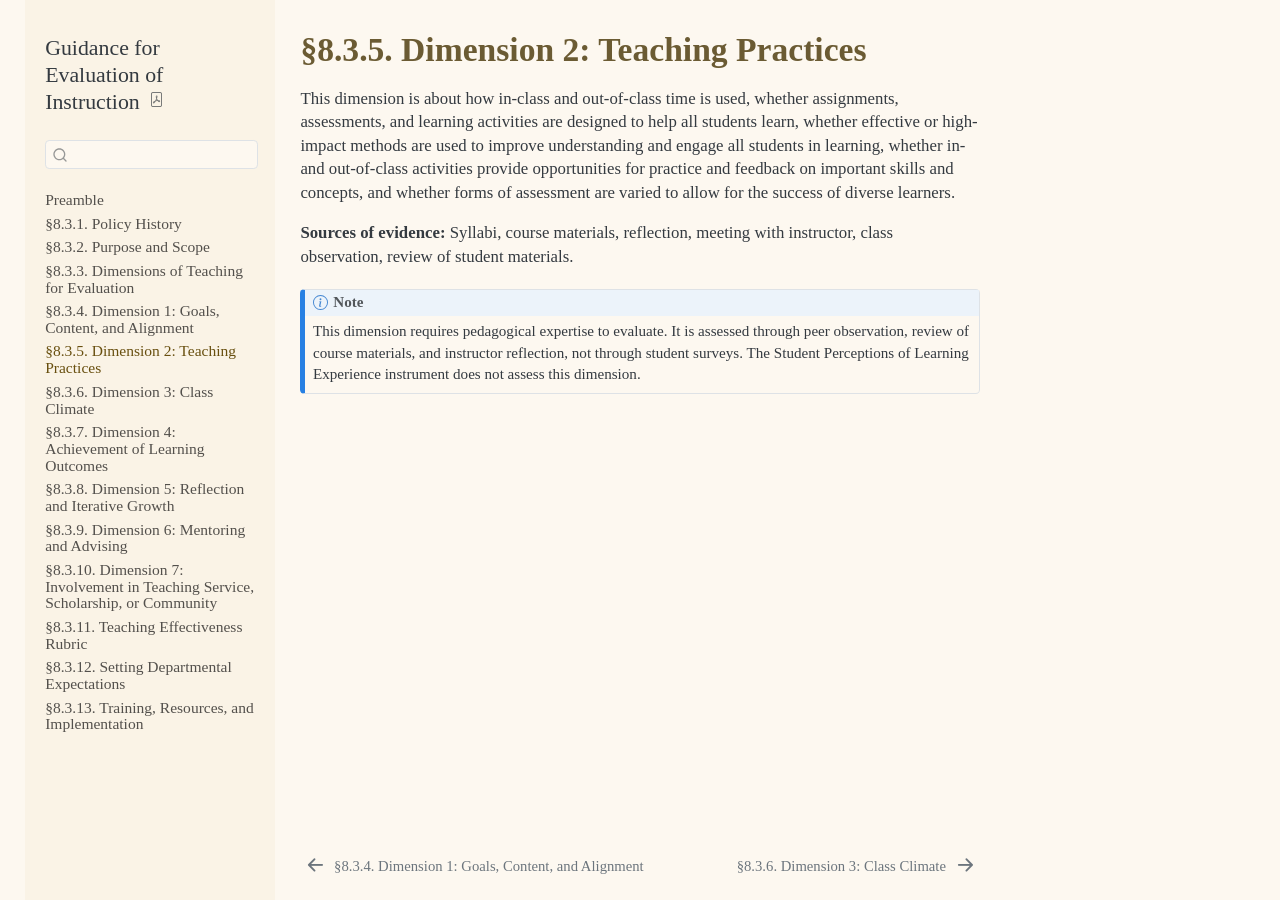
<file: _book/s8_3_5.html>
<!DOCTYPE html>
<html xmlns="http://www.w3.org/1999/xhtml" lang="en" xml:lang="en"><head>

<meta charset="utf-8">
<meta name="generator" content="quarto-1.5.57">

<meta name="viewport" content="width=device-width, initial-scale=1.0, user-scalable=yes">


<title>§8.3.5. Dimension 2: Teaching Practices – Guidance for Evaluation of Instruction</title>
<style>
code{white-space: pre-wrap;}
span.smallcaps{font-variant: small-caps;}
div.columns{display: flex; gap: min(4vw, 1.5em);}
div.column{flex: auto; overflow-x: auto;}
div.hanging-indent{margin-left: 1.5em; text-indent: -1.5em;}
ul.task-list{list-style: none;}
ul.task-list li input[type="checkbox"] {
  width: 0.8em;
  margin: 0 0.8em 0.2em -1em; /* quarto-specific, see https://github.com/quarto-dev/quarto-cli/issues/4556 */ 
  vertical-align: middle;
}
</style>


<script src="site_libs/quarto-nav/quarto-nav.js"></script>
<script src="site_libs/quarto-nav/headroom.min.js"></script>
<script src="site_libs/clipboard/clipboard.min.js"></script>
<script src="site_libs/quarto-search/autocomplete.umd.js"></script>
<script src="site_libs/quarto-search/fuse.min.js"></script>
<script src="site_libs/quarto-search/quarto-search.js"></script>
<meta name="quarto:offset" content="./">
<link href="./s8_3_6.html" rel="next">
<link href="./s8_3_4.html" rel="prev">
<script src="site_libs/quarto-html/quarto.js"></script>
<script src="site_libs/quarto-html/popper.min.js"></script>
<script src="site_libs/quarto-html/tippy.umd.min.js"></script>
<script src="site_libs/quarto-html/anchor.min.js"></script>
<link href="site_libs/quarto-html/tippy.css" rel="stylesheet">
<link href="site_libs/quarto-html/quarto-syntax-highlighting.css" rel="stylesheet" id="quarto-text-highlighting-styles">
<script src="site_libs/bootstrap/bootstrap.min.js"></script>
<link href="site_libs/bootstrap/bootstrap-icons.css" rel="stylesheet">
<link href="site_libs/bootstrap/bootstrap.min.css" rel="stylesheet" id="quarto-bootstrap" data-mode="light">
<script id="quarto-search-options" type="application/json">{
  "location": "sidebar",
  "copy-button": false,
  "collapse-after": 3,
  "panel-placement": "start",
  "type": "textbox",
  "limit": 50,
  "keyboard-shortcut": [
    "f",
    "/",
    "s"
  ],
  "show-item-context": false,
  "language": {
    "search-no-results-text": "No results",
    "search-matching-documents-text": "matching documents",
    "search-copy-link-title": "Copy link to search",
    "search-hide-matches-text": "Hide additional matches",
    "search-more-match-text": "more match in this document",
    "search-more-matches-text": "more matches in this document",
    "search-clear-button-title": "Clear",
    "search-text-placeholder": "",
    "search-detached-cancel-button-title": "Cancel",
    "search-submit-button-title": "Submit",
    "search-label": "Search"
  }
}</script>


</head>

<body class="nav-sidebar floating">

<div id="quarto-search-results"></div>
  <header id="quarto-header" class="headroom fixed-top">
  <nav class="quarto-secondary-nav">
    <div class="container-fluid d-flex">
      <button type="button" class="quarto-btn-toggle btn" data-bs-toggle="collapse" role="button" data-bs-target=".quarto-sidebar-collapse-item" aria-controls="quarto-sidebar" aria-expanded="false" aria-label="Toggle sidebar navigation" onclick="if (window.quartoToggleHeadroom) { window.quartoToggleHeadroom(); }">
        <i class="bi bi-layout-text-sidebar-reverse"></i>
      </button>
        <nav class="quarto-page-breadcrumbs" aria-label="breadcrumb"><ol class="breadcrumb"><li class="breadcrumb-item"><a href="./s8_3_5.html"><span class="chapter-title">§8.3.5. Dimension 2: Teaching Practices</span></a></li></ol></nav>
        <a class="flex-grow-1" role="navigation" data-bs-toggle="collapse" data-bs-target=".quarto-sidebar-collapse-item" aria-controls="quarto-sidebar" aria-expanded="false" aria-label="Toggle sidebar navigation" onclick="if (window.quartoToggleHeadroom) { window.quartoToggleHeadroom(); }">      
        </a>
      <button type="button" class="btn quarto-search-button" aria-label="Search" onclick="window.quartoOpenSearch();">
        <i class="bi bi-search"></i>
      </button>
    </div>
  </nav>
</header>
<!-- content -->
<div id="quarto-content" class="quarto-container page-columns page-rows-contents page-layout-article">
<!-- sidebar -->
  <nav id="quarto-sidebar" class="sidebar collapse collapse-horizontal quarto-sidebar-collapse-item sidebar-navigation floating overflow-auto">
    <div class="pt-lg-2 mt-2 text-left sidebar-header">
    <div class="sidebar-title mb-0 py-0">
      <a href="./">Guidance for Evaluation of Instruction</a> 
        <div class="sidebar-tools-main">
    <a href="./Guidance-for-Evaluation-of-Instruction.pdf" title="Download PDF" class="quarto-navigation-tool px-1" aria-label="Download PDF"><i class="bi bi-file-pdf"></i></a>
</div>
    </div>
      </div>
        <div class="mt-2 flex-shrink-0 align-items-center">
        <div class="sidebar-search">
        <div id="quarto-search" class="" title="Search"></div>
        </div>
        </div>
    <div class="sidebar-menu-container"> 
    <ul class="list-unstyled mt-1">
        <li class="sidebar-item">
  <div class="sidebar-item-container"> 
  <a href="./index.html" class="sidebar-item-text sidebar-link">
 <span class="menu-text">Preamble</span></a>
  </div>
</li>
        <li class="sidebar-item">
  <div class="sidebar-item-container"> 
  <a href="./s8_3_1.html" class="sidebar-item-text sidebar-link"><span class="chapter-title">§8.3.1. Policy History</span></a>
  </div>
</li>
        <li class="sidebar-item">
  <div class="sidebar-item-container"> 
  <a href="./s8_3_2.html" class="sidebar-item-text sidebar-link"><span class="chapter-title">§8.3.2. Purpose and Scope</span></a>
  </div>
</li>
        <li class="sidebar-item">
  <div class="sidebar-item-container"> 
  <a href="./s8_3_3.html" class="sidebar-item-text sidebar-link"><span class="chapter-title">§8.3.3. Dimensions of Teaching for Evaluation</span></a>
  </div>
</li>
        <li class="sidebar-item">
  <div class="sidebar-item-container"> 
  <a href="./s8_3_4.html" class="sidebar-item-text sidebar-link"><span class="chapter-title">§8.3.4. Dimension 1: Goals, Content, and Alignment</span></a>
  </div>
</li>
        <li class="sidebar-item">
  <div class="sidebar-item-container"> 
  <a href="./s8_3_5.html" class="sidebar-item-text sidebar-link active"><span class="chapter-title">§8.3.5. Dimension 2: Teaching Practices</span></a>
  </div>
</li>
        <li class="sidebar-item">
  <div class="sidebar-item-container"> 
  <a href="./s8_3_6.html" class="sidebar-item-text sidebar-link"><span class="chapter-title">§8.3.6. Dimension 3: Class Climate</span></a>
  </div>
</li>
        <li class="sidebar-item">
  <div class="sidebar-item-container"> 
  <a href="./s8_3_7.html" class="sidebar-item-text sidebar-link"><span class="chapter-title">§8.3.7. Dimension 4: Achievement of Learning Outcomes</span></a>
  </div>
</li>
        <li class="sidebar-item">
  <div class="sidebar-item-container"> 
  <a href="./s8_3_8.html" class="sidebar-item-text sidebar-link"><span class="chapter-title">§8.3.8. Dimension 5: Reflection and Iterative Growth</span></a>
  </div>
</li>
        <li class="sidebar-item">
  <div class="sidebar-item-container"> 
  <a href="./s8_3_9.html" class="sidebar-item-text sidebar-link"><span class="chapter-title">§8.3.9. Dimension 6: Mentoring and Advising</span></a>
  </div>
</li>
        <li class="sidebar-item">
  <div class="sidebar-item-container"> 
  <a href="./s8_3_10.html" class="sidebar-item-text sidebar-link"><span class="chapter-title">§8.3.10. Dimension 7: Involvement in Teaching Service, Scholarship, or Community</span></a>
  </div>
</li>
        <li class="sidebar-item">
  <div class="sidebar-item-container"> 
  <a href="./s8_3_11.html" class="sidebar-item-text sidebar-link"><span class="chapter-title">§8.3.11. Teaching Effectiveness Rubric</span></a>
  </div>
</li>
        <li class="sidebar-item">
  <div class="sidebar-item-container"> 
  <a href="./s8_3_12.html" class="sidebar-item-text sidebar-link"><span class="chapter-title">§8.3.12. Setting Departmental Expectations</span></a>
  </div>
</li>
        <li class="sidebar-item">
  <div class="sidebar-item-container"> 
  <a href="./s8_3_13.html" class="sidebar-item-text sidebar-link"><span class="chapter-title">§8.3.13. Training, Resources, and Implementation</span></a>
  </div>
</li>
    </ul>
    </div>
</nav>
<div id="quarto-sidebar-glass" class="quarto-sidebar-collapse-item" data-bs-toggle="collapse" data-bs-target=".quarto-sidebar-collapse-item"></div>
<!-- margin-sidebar -->
    <div id="quarto-margin-sidebar" class="sidebar margin-sidebar zindex-bottom">
        
    </div>
<!-- main -->
<main class="content" id="quarto-document-content">

<header id="title-block-header" class="quarto-title-block default">
<div class="quarto-title">
<h1 class="title"><span class="chapter-title">§8.3.5. Dimension 2: Teaching Practices</span></h1>
</div>



<div class="quarto-title-meta">

    
  
    
  </div>
  


</header>


<p>This dimension is about how in-class and out-of-class time is used, whether assignments, assessments, and learning activities are designed to help all students learn, whether effective or high-impact methods are used to improve understanding and engage all students in learning, whether in- and out-of-class activities provide opportunities for practice and feedback on important skills and concepts, and whether forms of assessment are varied to allow for the success of diverse learners.</p>
<p><strong>Sources of evidence:</strong> Syllabi, course materials, reflection, meeting with instructor, class observation, review of student materials.</p>
<div class="callout callout-style-default callout-note callout-titled" title="Note">
<div class="callout-header d-flex align-content-center">
<div class="callout-icon-container">
<i class="callout-icon"></i>
</div>
<div class="callout-title-container flex-fill">
Note
</div>
</div>
<div class="callout-body-container callout-body">
<p>This dimension requires pedagogical expertise to evaluate. It is assessed through peer observation, review of course materials, and instructor reflection, not through student surveys. The Student Perceptions of Learning Experience instrument does not assess this dimension.</p>
</div>
</div>



</main> <!-- /main -->
<script id="quarto-html-after-body" type="application/javascript">
window.document.addEventListener("DOMContentLoaded", function (event) {
  const toggleBodyColorMode = (bsSheetEl) => {
    const mode = bsSheetEl.getAttribute("data-mode");
    const bodyEl = window.document.querySelector("body");
    if (mode === "dark") {
      bodyEl.classList.add("quarto-dark");
      bodyEl.classList.remove("quarto-light");
    } else {
      bodyEl.classList.add("quarto-light");
      bodyEl.classList.remove("quarto-dark");
    }
  }
  const toggleBodyColorPrimary = () => {
    const bsSheetEl = window.document.querySelector("link#quarto-bootstrap");
    if (bsSheetEl) {
      toggleBodyColorMode(bsSheetEl);
    }
  }
  toggleBodyColorPrimary();  
  const icon = "";
  const anchorJS = new window.AnchorJS();
  anchorJS.options = {
    placement: 'right',
    icon: icon
  };
  anchorJS.add('.anchored');
  const isCodeAnnotation = (el) => {
    for (const clz of el.classList) {
      if (clz.startsWith('code-annotation-')) {                     
        return true;
      }
    }
    return false;
  }
  const onCopySuccess = function(e) {
    // button target
    const button = e.trigger;
    // don't keep focus
    button.blur();
    // flash "checked"
    button.classList.add('code-copy-button-checked');
    var currentTitle = button.getAttribute("title");
    button.setAttribute("title", "Copied!");
    let tooltip;
    if (window.bootstrap) {
      button.setAttribute("data-bs-toggle", "tooltip");
      button.setAttribute("data-bs-placement", "left");
      button.setAttribute("data-bs-title", "Copied!");
      tooltip = new bootstrap.Tooltip(button, 
        { trigger: "manual", 
          customClass: "code-copy-button-tooltip",
          offset: [0, -8]});
      tooltip.show();    
    }
    setTimeout(function() {
      if (tooltip) {
        tooltip.hide();
        button.removeAttribute("data-bs-title");
        button.removeAttribute("data-bs-toggle");
        button.removeAttribute("data-bs-placement");
      }
      button.setAttribute("title", currentTitle);
      button.classList.remove('code-copy-button-checked');
    }, 1000);
    // clear code selection
    e.clearSelection();
  }
  const getTextToCopy = function(trigger) {
      const codeEl = trigger.previousElementSibling.cloneNode(true);
      for (const childEl of codeEl.children) {
        if (isCodeAnnotation(childEl)) {
          childEl.remove();
        }
      }
      return codeEl.innerText;
  }
  const clipboard = new window.ClipboardJS('.code-copy-button:not([data-in-quarto-modal])', {
    text: getTextToCopy
  });
  clipboard.on('success', onCopySuccess);
  if (window.document.getElementById('quarto-embedded-source-code-modal')) {
    // For code content inside modals, clipBoardJS needs to be initialized with a container option
    // TODO: Check when it could be a function (https://github.com/zenorocha/clipboard.js/issues/860)
    const clipboardModal = new window.ClipboardJS('.code-copy-button[data-in-quarto-modal]', {
      text: getTextToCopy,
      container: window.document.getElementById('quarto-embedded-source-code-modal')
    });
    clipboardModal.on('success', onCopySuccess);
  }
    var localhostRegex = new RegExp(/^(?:http|https):\/\/localhost\:?[0-9]*\//);
    var mailtoRegex = new RegExp(/^mailto:/);
      var filterRegex = new RegExp('/' + window.location.host + '/');
    var isInternal = (href) => {
        return filterRegex.test(href) || localhostRegex.test(href) || mailtoRegex.test(href);
    }
    // Inspect non-navigation links and adorn them if external
 	var links = window.document.querySelectorAll('a[href]:not(.nav-link):not(.navbar-brand):not(.toc-action):not(.sidebar-link):not(.sidebar-item-toggle):not(.pagination-link):not(.no-external):not([aria-hidden]):not(.dropdown-item):not(.quarto-navigation-tool):not(.about-link)');
    for (var i=0; i<links.length; i++) {
      const link = links[i];
      if (!isInternal(link.href)) {
        // undo the damage that might have been done by quarto-nav.js in the case of
        // links that we want to consider external
        if (link.dataset.originalHref !== undefined) {
          link.href = link.dataset.originalHref;
        }
      }
    }
  function tippyHover(el, contentFn, onTriggerFn, onUntriggerFn) {
    const config = {
      allowHTML: true,
      maxWidth: 500,
      delay: 100,
      arrow: false,
      appendTo: function(el) {
          return el.parentElement;
      },
      interactive: true,
      interactiveBorder: 10,
      theme: 'quarto',
      placement: 'bottom-start',
    };
    if (contentFn) {
      config.content = contentFn;
    }
    if (onTriggerFn) {
      config.onTrigger = onTriggerFn;
    }
    if (onUntriggerFn) {
      config.onUntrigger = onUntriggerFn;
    }
    window.tippy(el, config); 
  }
  const noterefs = window.document.querySelectorAll('a[role="doc-noteref"]');
  for (var i=0; i<noterefs.length; i++) {
    const ref = noterefs[i];
    tippyHover(ref, function() {
      // use id or data attribute instead here
      let href = ref.getAttribute('data-footnote-href') || ref.getAttribute('href');
      try { href = new URL(href).hash; } catch {}
      const id = href.replace(/^#\/?/, "");
      const note = window.document.getElementById(id);
      if (note) {
        return note.innerHTML;
      } else {
        return "";
      }
    });
  }
  const xrefs = window.document.querySelectorAll('a.quarto-xref');
  const processXRef = (id, note) => {
    // Strip column container classes
    const stripColumnClz = (el) => {
      el.classList.remove("page-full", "page-columns");
      if (el.children) {
        for (const child of el.children) {
          stripColumnClz(child);
        }
      }
    }
    stripColumnClz(note)
    if (id === null || id.startsWith('sec-')) {
      // Special case sections, only their first couple elements
      const container = document.createElement("div");
      if (note.children && note.children.length > 2) {
        container.appendChild(note.children[0].cloneNode(true));
        for (let i = 1; i < note.children.length; i++) {
          const child = note.children[i];
          if (child.tagName === "P" && child.innerText === "") {
            continue;
          } else {
            container.appendChild(child.cloneNode(true));
            break;
          }
        }
        if (window.Quarto?.typesetMath) {
          window.Quarto.typesetMath(container);
        }
        return container.innerHTML
      } else {
        if (window.Quarto?.typesetMath) {
          window.Quarto.typesetMath(note);
        }
        return note.innerHTML;
      }
    } else {
      // Remove any anchor links if they are present
      const anchorLink = note.querySelector('a.anchorjs-link');
      if (anchorLink) {
        anchorLink.remove();
      }
      if (window.Quarto?.typesetMath) {
        window.Quarto.typesetMath(note);
      }
      // TODO in 1.5, we should make sure this works without a callout special case
      if (note.classList.contains("callout")) {
        return note.outerHTML;
      } else {
        return note.innerHTML;
      }
    }
  }
  for (var i=0; i<xrefs.length; i++) {
    const xref = xrefs[i];
    tippyHover(xref, undefined, function(instance) {
      instance.disable();
      let url = xref.getAttribute('href');
      let hash = undefined; 
      if (url.startsWith('#')) {
        hash = url;
      } else {
        try { hash = new URL(url).hash; } catch {}
      }
      if (hash) {
        const id = hash.replace(/^#\/?/, "");
        const note = window.document.getElementById(id);
        if (note !== null) {
          try {
            const html = processXRef(id, note.cloneNode(true));
            instance.setContent(html);
          } finally {
            instance.enable();
            instance.show();
          }
        } else {
          // See if we can fetch this
          fetch(url.split('#')[0])
          .then(res => res.text())
          .then(html => {
            const parser = new DOMParser();
            const htmlDoc = parser.parseFromString(html, "text/html");
            const note = htmlDoc.getElementById(id);
            if (note !== null) {
              const html = processXRef(id, note);
              instance.setContent(html);
            } 
          }).finally(() => {
            instance.enable();
            instance.show();
          });
        }
      } else {
        // See if we can fetch a full url (with no hash to target)
        // This is a special case and we should probably do some content thinning / targeting
        fetch(url)
        .then(res => res.text())
        .then(html => {
          const parser = new DOMParser();
          const htmlDoc = parser.parseFromString(html, "text/html");
          const note = htmlDoc.querySelector('main.content');
          if (note !== null) {
            // This should only happen for chapter cross references
            // (since there is no id in the URL)
            // remove the first header
            if (note.children.length > 0 && note.children[0].tagName === "HEADER") {
              note.children[0].remove();
            }
            const html = processXRef(null, note);
            instance.setContent(html);
          } 
        }).finally(() => {
          instance.enable();
          instance.show();
        });
      }
    }, function(instance) {
    });
  }
      let selectedAnnoteEl;
      const selectorForAnnotation = ( cell, annotation) => {
        let cellAttr = 'data-code-cell="' + cell + '"';
        let lineAttr = 'data-code-annotation="' +  annotation + '"';
        const selector = 'span[' + cellAttr + '][' + lineAttr + ']';
        return selector;
      }
      const selectCodeLines = (annoteEl) => {
        const doc = window.document;
        const targetCell = annoteEl.getAttribute("data-target-cell");
        const targetAnnotation = annoteEl.getAttribute("data-target-annotation");
        const annoteSpan = window.document.querySelector(selectorForAnnotation(targetCell, targetAnnotation));
        const lines = annoteSpan.getAttribute("data-code-lines").split(",");
        const lineIds = lines.map((line) => {
          return targetCell + "-" + line;
        })
        let top = null;
        let height = null;
        let parent = null;
        if (lineIds.length > 0) {
            //compute the position of the single el (top and bottom and make a div)
            const el = window.document.getElementById(lineIds[0]);
            top = el.offsetTop;
            height = el.offsetHeight;
            parent = el.parentElement.parentElement;
          if (lineIds.length > 1) {
            const lastEl = window.document.getElementById(lineIds[lineIds.length - 1]);
            const bottom = lastEl.offsetTop + lastEl.offsetHeight;
            height = bottom - top;
          }
          if (top !== null && height !== null && parent !== null) {
            // cook up a div (if necessary) and position it 
            let div = window.document.getElementById("code-annotation-line-highlight");
            if (div === null) {
              div = window.document.createElement("div");
              div.setAttribute("id", "code-annotation-line-highlight");
              div.style.position = 'absolute';
              parent.appendChild(div);
            }
            div.style.top = top - 2 + "px";
            div.style.height = height + 4 + "px";
            div.style.left = 0;
            let gutterDiv = window.document.getElementById("code-annotation-line-highlight-gutter");
            if (gutterDiv === null) {
              gutterDiv = window.document.createElement("div");
              gutterDiv.setAttribute("id", "code-annotation-line-highlight-gutter");
              gutterDiv.style.position = 'absolute';
              const codeCell = window.document.getElementById(targetCell);
              const gutter = codeCell.querySelector('.code-annotation-gutter');
              gutter.appendChild(gutterDiv);
            }
            gutterDiv.style.top = top - 2 + "px";
            gutterDiv.style.height = height + 4 + "px";
          }
          selectedAnnoteEl = annoteEl;
        }
      };
      const unselectCodeLines = () => {
        const elementsIds = ["code-annotation-line-highlight", "code-annotation-line-highlight-gutter"];
        elementsIds.forEach((elId) => {
          const div = window.document.getElementById(elId);
          if (div) {
            div.remove();
          }
        });
        selectedAnnoteEl = undefined;
      };
        // Handle positioning of the toggle
    window.addEventListener(
      "resize",
      throttle(() => {
        elRect = undefined;
        if (selectedAnnoteEl) {
          selectCodeLines(selectedAnnoteEl);
        }
      }, 10)
    );
    function throttle(fn, ms) {
    let throttle = false;
    let timer;
      return (...args) => {
        if(!throttle) { // first call gets through
            fn.apply(this, args);
            throttle = true;
        } else { // all the others get throttled
            if(timer) clearTimeout(timer); // cancel #2
            timer = setTimeout(() => {
              fn.apply(this, args);
              timer = throttle = false;
            }, ms);
        }
      };
    }
      // Attach click handler to the DT
      const annoteDls = window.document.querySelectorAll('dt[data-target-cell]');
      for (const annoteDlNode of annoteDls) {
        annoteDlNode.addEventListener('click', (event) => {
          const clickedEl = event.target;
          if (clickedEl !== selectedAnnoteEl) {
            unselectCodeLines();
            const activeEl = window.document.querySelector('dt[data-target-cell].code-annotation-active');
            if (activeEl) {
              activeEl.classList.remove('code-annotation-active');
            }
            selectCodeLines(clickedEl);
            clickedEl.classList.add('code-annotation-active');
          } else {
            // Unselect the line
            unselectCodeLines();
            clickedEl.classList.remove('code-annotation-active');
          }
        });
      }
  const findCites = (el) => {
    const parentEl = el.parentElement;
    if (parentEl) {
      const cites = parentEl.dataset.cites;
      if (cites) {
        return {
          el,
          cites: cites.split(' ')
        };
      } else {
        return findCites(el.parentElement)
      }
    } else {
      return undefined;
    }
  };
  var bibliorefs = window.document.querySelectorAll('a[role="doc-biblioref"]');
  for (var i=0; i<bibliorefs.length; i++) {
    const ref = bibliorefs[i];
    const citeInfo = findCites(ref);
    if (citeInfo) {
      tippyHover(citeInfo.el, function() {
        var popup = window.document.createElement('div');
        citeInfo.cites.forEach(function(cite) {
          var citeDiv = window.document.createElement('div');
          citeDiv.classList.add('hanging-indent');
          citeDiv.classList.add('csl-entry');
          var biblioDiv = window.document.getElementById('ref-' + cite);
          if (biblioDiv) {
            citeDiv.innerHTML = biblioDiv.innerHTML;
          }
          popup.appendChild(citeDiv);
        });
        return popup.innerHTML;
      });
    }
  }
});
</script>
<nav class="page-navigation">
  <div class="nav-page nav-page-previous">
      <a href="./s8_3_4.html" class="pagination-link" aria-label="§8.3.4. Dimension 1: Goals, Content, and Alignment">
        <i class="bi bi-arrow-left-short"></i> <span class="nav-page-text"><span class="chapter-title">§8.3.4. Dimension 1: Goals, Content, and Alignment</span></span>
      </a>          
  </div>
  <div class="nav-page nav-page-next">
      <a href="./s8_3_6.html" class="pagination-link" aria-label="§8.3.6. Dimension 3: Class Climate">
        <span class="nav-page-text"><span class="chapter-title">§8.3.6. Dimension 3: Class Climate</span></span> <i class="bi bi-arrow-right-short"></i>
      </a>
  </div>
</nav>
</div> <!-- /content -->




</body></html>
</file>
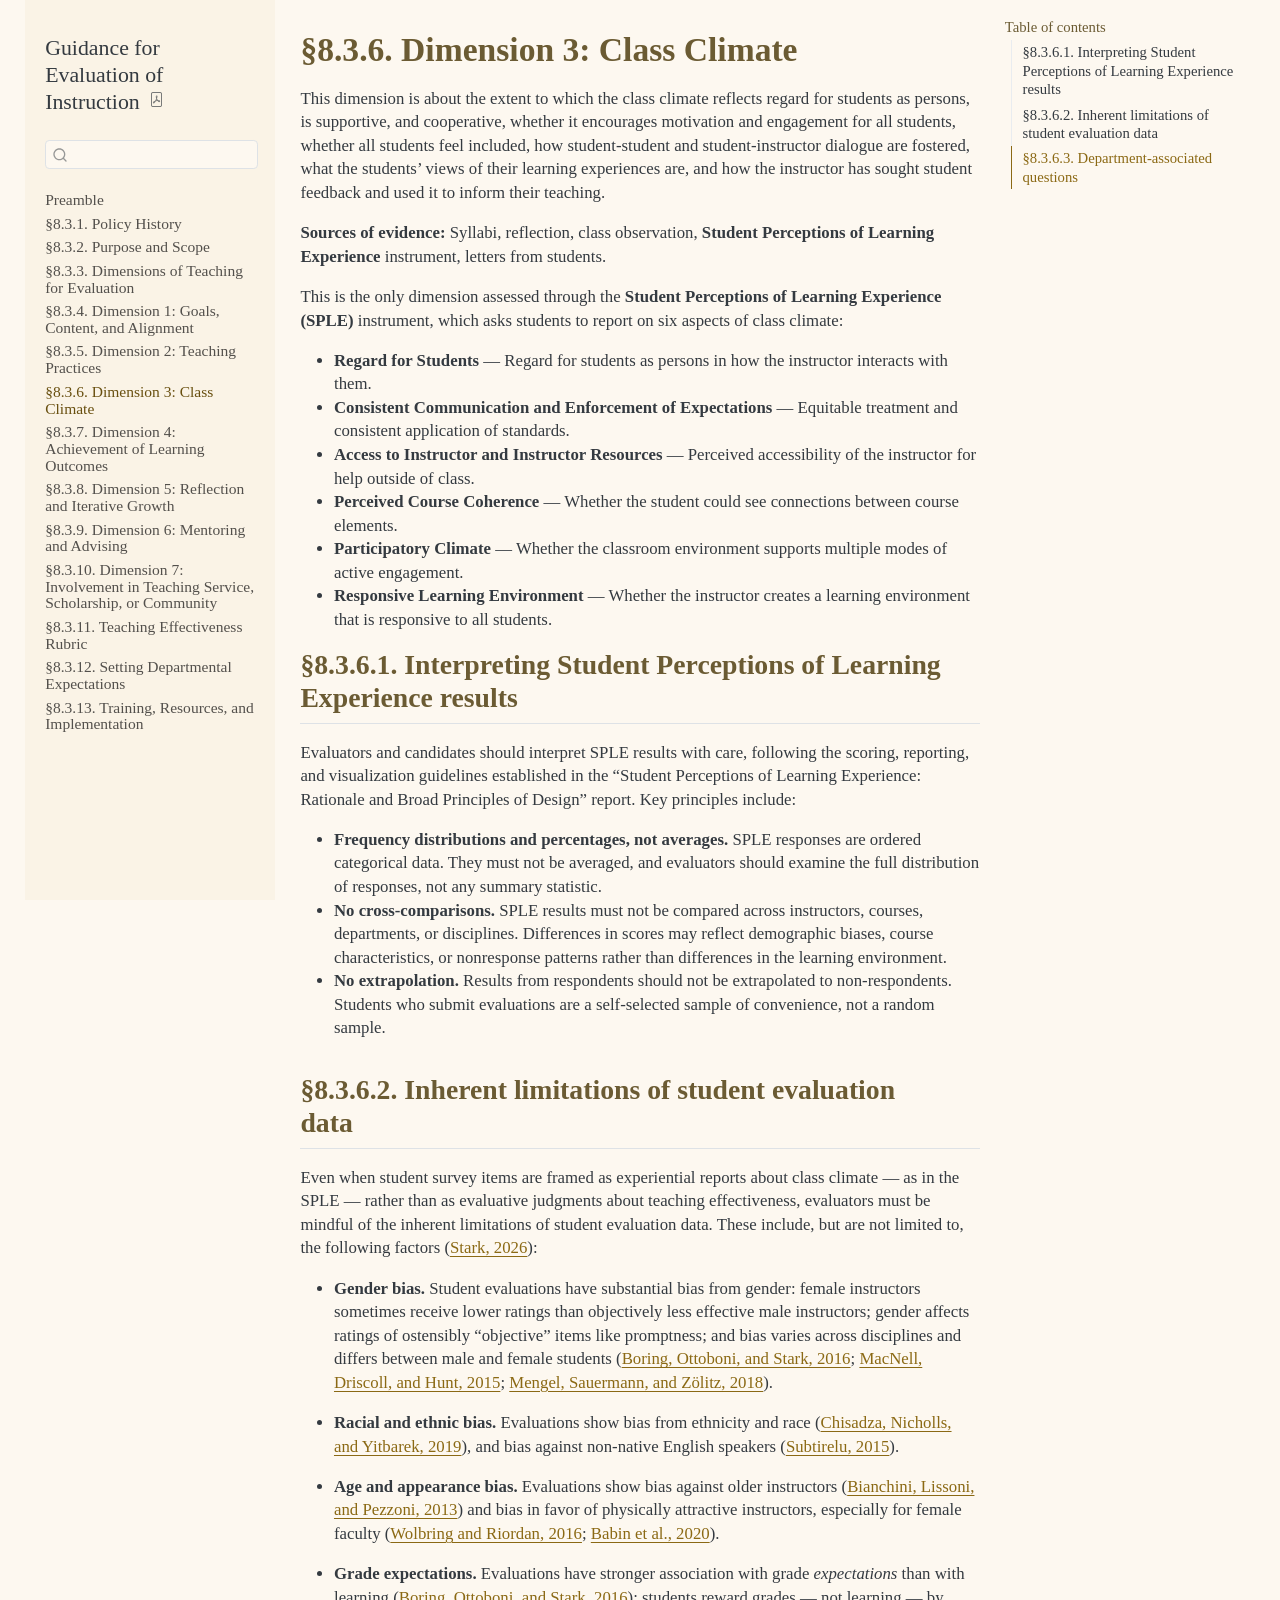
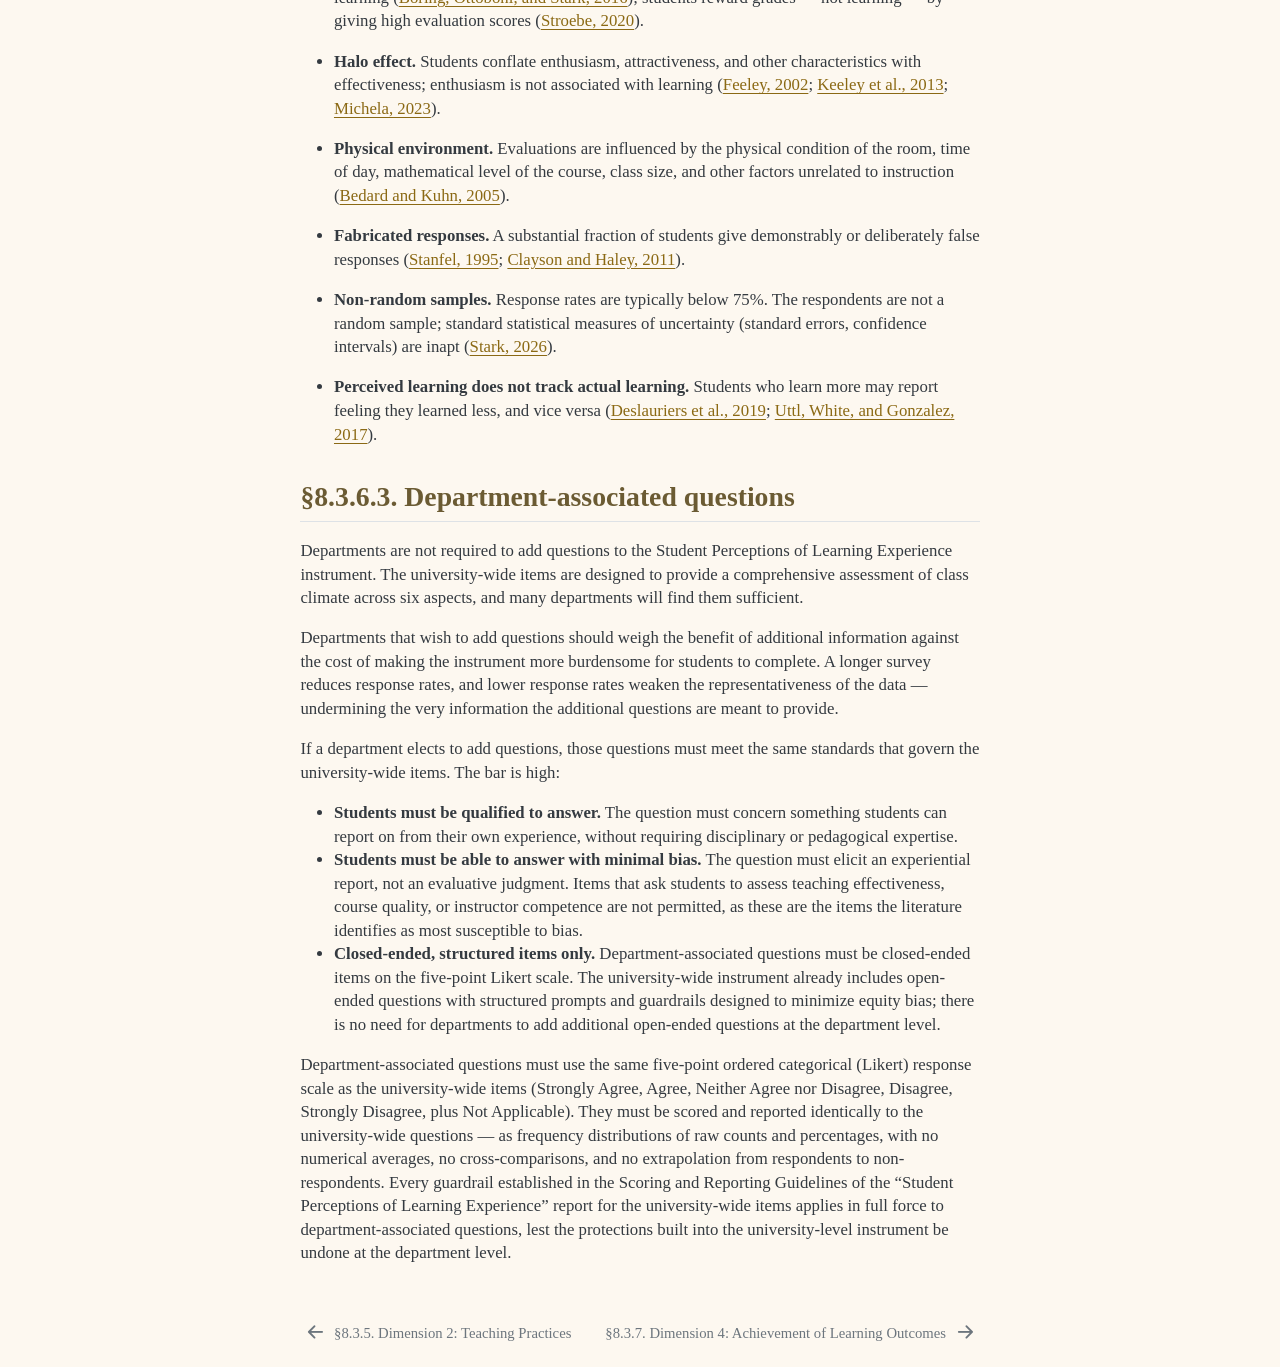
<file: _book/s8_3_6.html>
<!DOCTYPE html>
<html xmlns="http://www.w3.org/1999/xhtml" lang="en" xml:lang="en"><head>

<meta charset="utf-8">
<meta name="generator" content="quarto-1.5.57">

<meta name="viewport" content="width=device-width, initial-scale=1.0, user-scalable=yes">


<title>§8.3.6. Dimension 3: Class Climate – Guidance for Evaluation of Instruction</title>
<style>
code{white-space: pre-wrap;}
span.smallcaps{font-variant: small-caps;}
div.columns{display: flex; gap: min(4vw, 1.5em);}
div.column{flex: auto; overflow-x: auto;}
div.hanging-indent{margin-left: 1.5em; text-indent: -1.5em;}
ul.task-list{list-style: none;}
ul.task-list li input[type="checkbox"] {
  width: 0.8em;
  margin: 0 0.8em 0.2em -1em; /* quarto-specific, see https://github.com/quarto-dev/quarto-cli/issues/4556 */ 
  vertical-align: middle;
}
</style>


<script src="site_libs/quarto-nav/quarto-nav.js"></script>
<script src="site_libs/quarto-nav/headroom.min.js"></script>
<script src="site_libs/clipboard/clipboard.min.js"></script>
<script src="site_libs/quarto-search/autocomplete.umd.js"></script>
<script src="site_libs/quarto-search/fuse.min.js"></script>
<script src="site_libs/quarto-search/quarto-search.js"></script>
<meta name="quarto:offset" content="./">
<link href="./s8_3_7.html" rel="next">
<link href="./s8_3_5.html" rel="prev">
<script src="site_libs/quarto-html/quarto.js"></script>
<script src="site_libs/quarto-html/popper.min.js"></script>
<script src="site_libs/quarto-html/tippy.umd.min.js"></script>
<script src="site_libs/quarto-html/anchor.min.js"></script>
<link href="site_libs/quarto-html/tippy.css" rel="stylesheet">
<link href="site_libs/quarto-html/quarto-syntax-highlighting.css" rel="stylesheet" id="quarto-text-highlighting-styles">
<script src="site_libs/bootstrap/bootstrap.min.js"></script>
<link href="site_libs/bootstrap/bootstrap-icons.css" rel="stylesheet">
<link href="site_libs/bootstrap/bootstrap.min.css" rel="stylesheet" id="quarto-bootstrap" data-mode="light">
<script id="quarto-search-options" type="application/json">{
  "location": "sidebar",
  "copy-button": false,
  "collapse-after": 3,
  "panel-placement": "start",
  "type": "textbox",
  "limit": 50,
  "keyboard-shortcut": [
    "f",
    "/",
    "s"
  ],
  "show-item-context": false,
  "language": {
    "search-no-results-text": "No results",
    "search-matching-documents-text": "matching documents",
    "search-copy-link-title": "Copy link to search",
    "search-hide-matches-text": "Hide additional matches",
    "search-more-match-text": "more match in this document",
    "search-more-matches-text": "more matches in this document",
    "search-clear-button-title": "Clear",
    "search-text-placeholder": "",
    "search-detached-cancel-button-title": "Cancel",
    "search-submit-button-title": "Submit",
    "search-label": "Search"
  }
}</script>


</head>

<body class="nav-sidebar floating">

<div id="quarto-search-results"></div>
  <header id="quarto-header" class="headroom fixed-top">
  <nav class="quarto-secondary-nav">
    <div class="container-fluid d-flex">
      <button type="button" class="quarto-btn-toggle btn" data-bs-toggle="collapse" role="button" data-bs-target=".quarto-sidebar-collapse-item" aria-controls="quarto-sidebar" aria-expanded="false" aria-label="Toggle sidebar navigation" onclick="if (window.quartoToggleHeadroom) { window.quartoToggleHeadroom(); }">
        <i class="bi bi-layout-text-sidebar-reverse"></i>
      </button>
        <nav class="quarto-page-breadcrumbs" aria-label="breadcrumb"><ol class="breadcrumb"><li class="breadcrumb-item"><a href="./s8_3_6.html"><span class="chapter-title">§8.3.6. Dimension 3: Class Climate</span></a></li></ol></nav>
        <a class="flex-grow-1" role="navigation" data-bs-toggle="collapse" data-bs-target=".quarto-sidebar-collapse-item" aria-controls="quarto-sidebar" aria-expanded="false" aria-label="Toggle sidebar navigation" onclick="if (window.quartoToggleHeadroom) { window.quartoToggleHeadroom(); }">      
        </a>
      <button type="button" class="btn quarto-search-button" aria-label="Search" onclick="window.quartoOpenSearch();">
        <i class="bi bi-search"></i>
      </button>
    </div>
  </nav>
</header>
<!-- content -->
<div id="quarto-content" class="quarto-container page-columns page-rows-contents page-layout-article">
<!-- sidebar -->
  <nav id="quarto-sidebar" class="sidebar collapse collapse-horizontal quarto-sidebar-collapse-item sidebar-navigation floating overflow-auto">
    <div class="pt-lg-2 mt-2 text-left sidebar-header">
    <div class="sidebar-title mb-0 py-0">
      <a href="./">Guidance for Evaluation of Instruction</a> 
        <div class="sidebar-tools-main">
    <a href="./Guidance-for-Evaluation-of-Instruction.pdf" title="Download PDF" class="quarto-navigation-tool px-1" aria-label="Download PDF"><i class="bi bi-file-pdf"></i></a>
</div>
    </div>
      </div>
        <div class="mt-2 flex-shrink-0 align-items-center">
        <div class="sidebar-search">
        <div id="quarto-search" class="" title="Search"></div>
        </div>
        </div>
    <div class="sidebar-menu-container"> 
    <ul class="list-unstyled mt-1">
        <li class="sidebar-item">
  <div class="sidebar-item-container"> 
  <a href="./index.html" class="sidebar-item-text sidebar-link">
 <span class="menu-text">Preamble</span></a>
  </div>
</li>
        <li class="sidebar-item">
  <div class="sidebar-item-container"> 
  <a href="./s8_3_1.html" class="sidebar-item-text sidebar-link"><span class="chapter-title">§8.3.1. Policy History</span></a>
  </div>
</li>
        <li class="sidebar-item">
  <div class="sidebar-item-container"> 
  <a href="./s8_3_2.html" class="sidebar-item-text sidebar-link"><span class="chapter-title">§8.3.2. Purpose and Scope</span></a>
  </div>
</li>
        <li class="sidebar-item">
  <div class="sidebar-item-container"> 
  <a href="./s8_3_3.html" class="sidebar-item-text sidebar-link"><span class="chapter-title">§8.3.3. Dimensions of Teaching for Evaluation</span></a>
  </div>
</li>
        <li class="sidebar-item">
  <div class="sidebar-item-container"> 
  <a href="./s8_3_4.html" class="sidebar-item-text sidebar-link"><span class="chapter-title">§8.3.4. Dimension 1: Goals, Content, and Alignment</span></a>
  </div>
</li>
        <li class="sidebar-item">
  <div class="sidebar-item-container"> 
  <a href="./s8_3_5.html" class="sidebar-item-text sidebar-link"><span class="chapter-title">§8.3.5. Dimension 2: Teaching Practices</span></a>
  </div>
</li>
        <li class="sidebar-item">
  <div class="sidebar-item-container"> 
  <a href="./s8_3_6.html" class="sidebar-item-text sidebar-link active"><span class="chapter-title">§8.3.6. Dimension 3: Class Climate</span></a>
  </div>
</li>
        <li class="sidebar-item">
  <div class="sidebar-item-container"> 
  <a href="./s8_3_7.html" class="sidebar-item-text sidebar-link"><span class="chapter-title">§8.3.7. Dimension 4: Achievement of Learning Outcomes</span></a>
  </div>
</li>
        <li class="sidebar-item">
  <div class="sidebar-item-container"> 
  <a href="./s8_3_8.html" class="sidebar-item-text sidebar-link"><span class="chapter-title">§8.3.8. Dimension 5: Reflection and Iterative Growth</span></a>
  </div>
</li>
        <li class="sidebar-item">
  <div class="sidebar-item-container"> 
  <a href="./s8_3_9.html" class="sidebar-item-text sidebar-link"><span class="chapter-title">§8.3.9. Dimension 6: Mentoring and Advising</span></a>
  </div>
</li>
        <li class="sidebar-item">
  <div class="sidebar-item-container"> 
  <a href="./s8_3_10.html" class="sidebar-item-text sidebar-link"><span class="chapter-title">§8.3.10. Dimension 7: Involvement in Teaching Service, Scholarship, or Community</span></a>
  </div>
</li>
        <li class="sidebar-item">
  <div class="sidebar-item-container"> 
  <a href="./s8_3_11.html" class="sidebar-item-text sidebar-link"><span class="chapter-title">§8.3.11. Teaching Effectiveness Rubric</span></a>
  </div>
</li>
        <li class="sidebar-item">
  <div class="sidebar-item-container"> 
  <a href="./s8_3_12.html" class="sidebar-item-text sidebar-link"><span class="chapter-title">§8.3.12. Setting Departmental Expectations</span></a>
  </div>
</li>
        <li class="sidebar-item">
  <div class="sidebar-item-container"> 
  <a href="./s8_3_13.html" class="sidebar-item-text sidebar-link"><span class="chapter-title">§8.3.13. Training, Resources, and Implementation</span></a>
  </div>
</li>
    </ul>
    </div>
</nav>
<div id="quarto-sidebar-glass" class="quarto-sidebar-collapse-item" data-bs-toggle="collapse" data-bs-target=".quarto-sidebar-collapse-item"></div>
<!-- margin-sidebar -->
    <div id="quarto-margin-sidebar" class="sidebar margin-sidebar">
        <nav id="TOC" role="doc-toc" class="toc-active">
    <h2 id="toc-title">Table of contents</h2>
   
  <ul>
  <li><a href="#interpreting-student-perceptions-of-learning-experience-results" id="toc-interpreting-student-perceptions-of-learning-experience-results" class="nav-link active" data-scroll-target="#interpreting-student-perceptions-of-learning-experience-results">§8.3.6.1. Interpreting Student Perceptions of Learning Experience results</a></li>
  <li><a href="#inherent-limitations-of-student-evaluation-data" id="toc-inherent-limitations-of-student-evaluation-data" class="nav-link" data-scroll-target="#inherent-limitations-of-student-evaluation-data">§8.3.6.2. Inherent limitations of student evaluation data</a></li>
  <li><a href="#department-associated-questions" id="toc-department-associated-questions" class="nav-link" data-scroll-target="#department-associated-questions">§8.3.6.3. Department-associated questions</a></li>
  </ul>
</nav>
    </div>
<!-- main -->
<main class="content" id="quarto-document-content">

<header id="title-block-header" class="quarto-title-block default">
<div class="quarto-title">
<h1 class="title"><span id="sec-class-climate-guidance" class="quarto-section-identifier"><span class="chapter-title">§8.3.6. Dimension 3: Class Climate</span></span></h1>
</div>



<div class="quarto-title-meta">

    
  
    
  </div>
  


</header>


<p>This dimension is about the extent to which the class climate reflects regard for students as persons, is supportive, and cooperative, whether it encourages motivation and engagement for all students, whether all students feel included, how student-student and student-instructor dialogue are fostered, what the students’ views of their learning experiences are, and how the instructor has sought student feedback and used it to inform their teaching.</p>
<p><strong>Sources of evidence:</strong> Syllabi, reflection, class observation, <strong>Student Perceptions of Learning Experience</strong> instrument, letters from students.</p>
<p>This is the only dimension assessed through the <strong>Student Perceptions of Learning Experience (SPLE)</strong> instrument, which asks students to report on six aspects of class climate:</p>
<ul>
<li><strong>Regard for Students</strong> — Regard for students as persons in how the instructor interacts with them.</li>
<li><strong>Consistent Communication and Enforcement of Expectations</strong> — Equitable treatment and consistent application of standards.</li>
<li><strong>Access to Instructor and Instructor Resources</strong> — Perceived accessibility of the instructor for help outside of class.</li>
<li><strong>Perceived Course Coherence</strong> — Whether the student could see connections between course elements.</li>
<li><strong>Participatory Climate</strong> — Whether the classroom environment supports multiple modes of active engagement.</li>
<li><strong>Responsive Learning Environment</strong> — Whether the instructor creates a learning environment that is responsive to all students.</li>
</ul>
<section id="interpreting-student-perceptions-of-learning-experience-results" class="level2">
<h2 class="anchored" data-anchor-id="interpreting-student-perceptions-of-learning-experience-results">§8.3.6.1. Interpreting Student Perceptions of Learning Experience results</h2>
<p>Evaluators and candidates should interpret SPLE results with care, following the scoring, reporting, and visualization guidelines established in the “Student Perceptions of Learning Experience: Rationale and Broad Principles of Design” report. Key principles include:</p>
<ul>
<li><strong>Frequency distributions and percentages, not averages.</strong> SPLE responses are ordered categorical data. They must not be averaged, and evaluators should examine the full distribution of responses, not any summary statistic.</li>
<li><strong>No cross-comparisons.</strong> SPLE results must not be compared across instructors, courses, departments, or disciplines. Differences in scores may reflect demographic biases, course characteristics, or nonresponse patterns rather than differences in the learning environment.</li>
<li><strong>No extrapolation.</strong> Results from respondents should not be extrapolated to non-respondents. Students who submit evaluations are a self-selected sample of convenience, not a random sample.</li>
</ul>
</section>
<section id="inherent-limitations-of-student-evaluation-data" class="level2">
<h2 class="anchored" data-anchor-id="inherent-limitations-of-student-evaluation-data">§8.3.6.2. Inherent limitations of student evaluation data</h2>
<p>Even when student survey items are framed as experiential reports about class climate — as in the SPLE — rather than as evaluative judgments about teaching effectiveness, evaluators must be mindful of the inherent limitations of student evaluation data. These include, but are not limited to, the following factors (<a href="https://papers.ssrn.com/sol3/papers.cfm?abstract_id=6193538">Stark, 2026</a>):</p>
<ul>
<li><p><strong>Gender bias.</strong> Student evaluations have substantial bias from gender: female instructors sometimes receive lower ratings than objectively less effective male instructors; gender affects ratings of ostensibly “objective” items like promptness; and bias varies across disciplines and differs between male and female students (<a href="https://www.scienceopen.com/hosted-document?doi=10.14293/S2199-1006.1.SOR-EDU.AETBZC.v1">Boring, Ottoboni, and Stark, 2016</a>; <a href="https://doi.org/10.1007/s10755-014-9313-4">MacNell, Driscoll, and Hunt, 2015</a>; <a href="https://doi.org/10.1093/jeaa/jvx057">Mengel, Sauermann, and Zölitz, 2018</a>).</p></li>
<li><p><strong>Racial and ethnic bias.</strong> Evaluations show bias from ethnicity and race (<a href="https://doi.org/10.1016/j.econlet.2019.03.022">Chisadza, Nicholls, and Yitbarek, 2019</a>), and bias against non-native English speakers (<a href="https://doi.org/10.1017/S0047404514000736">Subtirelu, 2015</a>).</p></li>
<li><p><strong>Age and appearance bias.</strong> Evaluations show bias against older instructors (<a href="https://doi.org/10.1080/03043797.2012.742868">Bianchini, Lissoni, and Pezzoni, 2013</a>) and bias in favor of physically attractive instructors, especially for female faculty (<a href="https://doi.org/10.1016/j.ssresearch.2015.12.009">Wolbring and Riordan, 2016</a>; <a href="https://doi.org/10.1016/j.econedurev.2020.102019">Babin et al., 2020</a>).</p></li>
<li><p><strong>Grade expectations.</strong> Evaluations have stronger association with grade <em>expectations</em> than with learning (<a href="https://www.scienceopen.com/hosted-document?doi=10.14293/S2199-1006.1.SOR-EDU.AETBZC.v1">Boring, Ottoboni, and Stark, 2016</a>); students reward grades — not learning — by giving high evaluation scores (<a href="https://doi.org/10.1080/01973533.2020.1756817">Stroebe, 2020</a>).</p></li>
<li><p><strong>Halo effect.</strong> Students conflate enthusiasm, attractiveness, and other characteristics with effectiveness; enthusiasm is not associated with learning (<a href="https://doi.org/10.1080/03634520216519">Feeley, 2002</a>; <a href="https://doi.org/10.1177/0013164412475300">Keeley et al., 2013</a>; <a href="https://doi.org/10.1080/02602938.2022.2086965">Michela, 2023</a>).</p></li>
<li><p><strong>Physical environment.</strong> Evaluations are influenced by the physical condition of the room, time of day, mathematical level of the course, class size, and other factors unrelated to instruction (<a href="https://econ.ucsb.edu/~kelly/ucsb4.pdf">Bedard and Kuhn, 2005</a>).</p></li>
<li><p><strong>Fabricated responses.</strong> A substantial fraction of students give demonstrably or deliberately false responses (<a href="https://doi.org/10.1177/002248719504600209">Stanfel, 1995</a>; <a href="https://doi.org/10.1177/02734753114213">Clayson and Haley, 2011</a>).</p></li>
<li><p><strong>Non-random samples.</strong> Response rates are typically below 75%. The respondents are not a random sample; standard statistical measures of uncertainty (standard errors, confidence intervals) are inapt (<a href="https://papers.ssrn.com/sol3/papers.cfm?abstract_id=6193538">Stark, 2026</a>).</p></li>
<li><p><strong>Perceived learning does not track actual learning.</strong> Students who learn more may report feeling they learned less, and vice versa (<a href="https://doi.org/10.1073/pnas.1821936116">Deslauriers et al., 2019</a>; <a href="https://doi.org/10.1016/j.stueduc.2016.08.007">Uttl, White, and Gonzalez, 2017</a>).</p></li>
</ul>
</section>
<section id="department-associated-questions" class="level2">
<h2 class="anchored" data-anchor-id="department-associated-questions">§8.3.6.3. Department-associated questions</h2>
<p>Departments are not required to add questions to the Student Perceptions of Learning Experience instrument. The university-wide items are designed to provide a comprehensive assessment of class climate across six aspects, and many departments will find them sufficient.</p>
<p>Departments that wish to add questions should weigh the benefit of additional information against the cost of making the instrument more burdensome for students to complete. A longer survey reduces response rates, and lower response rates weaken the representativeness of the data — undermining the very information the additional questions are meant to provide.</p>
<p>If a department elects to add questions, those questions must meet the same standards that govern the university-wide items. The bar is high:</p>
<ul>
<li><strong>Students must be qualified to answer.</strong> The question must concern something students can report on from their own experience, without requiring disciplinary or pedagogical expertise.</li>
<li><strong>Students must be able to answer with minimal bias.</strong> The question must elicit an experiential report, not an evaluative judgment. Items that ask students to assess teaching effectiveness, course quality, or instructor competence are not permitted, as these are the items the literature identifies as most susceptible to bias.</li>
<li><strong>Closed-ended, structured items only.</strong> Department-associated questions must be closed-ended items on the five-point Likert scale. The university-wide instrument already includes open-ended questions with structured prompts and guardrails designed to minimize equity bias; there is no need for departments to add additional open-ended questions at the department level.</li>
</ul>
<p>Department-associated questions must use the same five-point ordered categorical (Likert) response scale as the university-wide items (Strongly Agree, Agree, Neither Agree nor Disagree, Disagree, Strongly Disagree, plus Not Applicable). They must be scored and reported identically to the university-wide questions — as frequency distributions of raw counts and percentages, with no numerical averages, no cross-comparisons, and no extrapolation from respondents to non-respondents. Every guardrail established in the Scoring and Reporting Guidelines of the “Student Perceptions of Learning Experience” report for the university-wide items applies in full force to department-associated questions, lest the protections built into the university-level instrument be undone at the department level.</p>


</section>

</main> <!-- /main -->
<script id="quarto-html-after-body" type="application/javascript">
window.document.addEventListener("DOMContentLoaded", function (event) {
  const toggleBodyColorMode = (bsSheetEl) => {
    const mode = bsSheetEl.getAttribute("data-mode");
    const bodyEl = window.document.querySelector("body");
    if (mode === "dark") {
      bodyEl.classList.add("quarto-dark");
      bodyEl.classList.remove("quarto-light");
    } else {
      bodyEl.classList.add("quarto-light");
      bodyEl.classList.remove("quarto-dark");
    }
  }
  const toggleBodyColorPrimary = () => {
    const bsSheetEl = window.document.querySelector("link#quarto-bootstrap");
    if (bsSheetEl) {
      toggleBodyColorMode(bsSheetEl);
    }
  }
  toggleBodyColorPrimary();  
  const icon = "";
  const anchorJS = new window.AnchorJS();
  anchorJS.options = {
    placement: 'right',
    icon: icon
  };
  anchorJS.add('.anchored');
  const isCodeAnnotation = (el) => {
    for (const clz of el.classList) {
      if (clz.startsWith('code-annotation-')) {                     
        return true;
      }
    }
    return false;
  }
  const onCopySuccess = function(e) {
    // button target
    const button = e.trigger;
    // don't keep focus
    button.blur();
    // flash "checked"
    button.classList.add('code-copy-button-checked');
    var currentTitle = button.getAttribute("title");
    button.setAttribute("title", "Copied!");
    let tooltip;
    if (window.bootstrap) {
      button.setAttribute("data-bs-toggle", "tooltip");
      button.setAttribute("data-bs-placement", "left");
      button.setAttribute("data-bs-title", "Copied!");
      tooltip = new bootstrap.Tooltip(button, 
        { trigger: "manual", 
          customClass: "code-copy-button-tooltip",
          offset: [0, -8]});
      tooltip.show();    
    }
    setTimeout(function() {
      if (tooltip) {
        tooltip.hide();
        button.removeAttribute("data-bs-title");
        button.removeAttribute("data-bs-toggle");
        button.removeAttribute("data-bs-placement");
      }
      button.setAttribute("title", currentTitle);
      button.classList.remove('code-copy-button-checked');
    }, 1000);
    // clear code selection
    e.clearSelection();
  }
  const getTextToCopy = function(trigger) {
      const codeEl = trigger.previousElementSibling.cloneNode(true);
      for (const childEl of codeEl.children) {
        if (isCodeAnnotation(childEl)) {
          childEl.remove();
        }
      }
      return codeEl.innerText;
  }
  const clipboard = new window.ClipboardJS('.code-copy-button:not([data-in-quarto-modal])', {
    text: getTextToCopy
  });
  clipboard.on('success', onCopySuccess);
  if (window.document.getElementById('quarto-embedded-source-code-modal')) {
    // For code content inside modals, clipBoardJS needs to be initialized with a container option
    // TODO: Check when it could be a function (https://github.com/zenorocha/clipboard.js/issues/860)
    const clipboardModal = new window.ClipboardJS('.code-copy-button[data-in-quarto-modal]', {
      text: getTextToCopy,
      container: window.document.getElementById('quarto-embedded-source-code-modal')
    });
    clipboardModal.on('success', onCopySuccess);
  }
    var localhostRegex = new RegExp(/^(?:http|https):\/\/localhost\:?[0-9]*\//);
    var mailtoRegex = new RegExp(/^mailto:/);
      var filterRegex = new RegExp('/' + window.location.host + '/');
    var isInternal = (href) => {
        return filterRegex.test(href) || localhostRegex.test(href) || mailtoRegex.test(href);
    }
    // Inspect non-navigation links and adorn them if external
 	var links = window.document.querySelectorAll('a[href]:not(.nav-link):not(.navbar-brand):not(.toc-action):not(.sidebar-link):not(.sidebar-item-toggle):not(.pagination-link):not(.no-external):not([aria-hidden]):not(.dropdown-item):not(.quarto-navigation-tool):not(.about-link)');
    for (var i=0; i<links.length; i++) {
      const link = links[i];
      if (!isInternal(link.href)) {
        // undo the damage that might have been done by quarto-nav.js in the case of
        // links that we want to consider external
        if (link.dataset.originalHref !== undefined) {
          link.href = link.dataset.originalHref;
        }
      }
    }
  function tippyHover(el, contentFn, onTriggerFn, onUntriggerFn) {
    const config = {
      allowHTML: true,
      maxWidth: 500,
      delay: 100,
      arrow: false,
      appendTo: function(el) {
          return el.parentElement;
      },
      interactive: true,
      interactiveBorder: 10,
      theme: 'quarto',
      placement: 'bottom-start',
    };
    if (contentFn) {
      config.content = contentFn;
    }
    if (onTriggerFn) {
      config.onTrigger = onTriggerFn;
    }
    if (onUntriggerFn) {
      config.onUntrigger = onUntriggerFn;
    }
    window.tippy(el, config); 
  }
  const noterefs = window.document.querySelectorAll('a[role="doc-noteref"]');
  for (var i=0; i<noterefs.length; i++) {
    const ref = noterefs[i];
    tippyHover(ref, function() {
      // use id or data attribute instead here
      let href = ref.getAttribute('data-footnote-href') || ref.getAttribute('href');
      try { href = new URL(href).hash; } catch {}
      const id = href.replace(/^#\/?/, "");
      const note = window.document.getElementById(id);
      if (note) {
        return note.innerHTML;
      } else {
        return "";
      }
    });
  }
  const xrefs = window.document.querySelectorAll('a.quarto-xref');
  const processXRef = (id, note) => {
    // Strip column container classes
    const stripColumnClz = (el) => {
      el.classList.remove("page-full", "page-columns");
      if (el.children) {
        for (const child of el.children) {
          stripColumnClz(child);
        }
      }
    }
    stripColumnClz(note)
    if (id === null || id.startsWith('sec-')) {
      // Special case sections, only their first couple elements
      const container = document.createElement("div");
      if (note.children && note.children.length > 2) {
        container.appendChild(note.children[0].cloneNode(true));
        for (let i = 1; i < note.children.length; i++) {
          const child = note.children[i];
          if (child.tagName === "P" && child.innerText === "") {
            continue;
          } else {
            container.appendChild(child.cloneNode(true));
            break;
          }
        }
        if (window.Quarto?.typesetMath) {
          window.Quarto.typesetMath(container);
        }
        return container.innerHTML
      } else {
        if (window.Quarto?.typesetMath) {
          window.Quarto.typesetMath(note);
        }
        return note.innerHTML;
      }
    } else {
      // Remove any anchor links if they are present
      const anchorLink = note.querySelector('a.anchorjs-link');
      if (anchorLink) {
        anchorLink.remove();
      }
      if (window.Quarto?.typesetMath) {
        window.Quarto.typesetMath(note);
      }
      // TODO in 1.5, we should make sure this works without a callout special case
      if (note.classList.contains("callout")) {
        return note.outerHTML;
      } else {
        return note.innerHTML;
      }
    }
  }
  for (var i=0; i<xrefs.length; i++) {
    const xref = xrefs[i];
    tippyHover(xref, undefined, function(instance) {
      instance.disable();
      let url = xref.getAttribute('href');
      let hash = undefined; 
      if (url.startsWith('#')) {
        hash = url;
      } else {
        try { hash = new URL(url).hash; } catch {}
      }
      if (hash) {
        const id = hash.replace(/^#\/?/, "");
        const note = window.document.getElementById(id);
        if (note !== null) {
          try {
            const html = processXRef(id, note.cloneNode(true));
            instance.setContent(html);
          } finally {
            instance.enable();
            instance.show();
          }
        } else {
          // See if we can fetch this
          fetch(url.split('#')[0])
          .then(res => res.text())
          .then(html => {
            const parser = new DOMParser();
            const htmlDoc = parser.parseFromString(html, "text/html");
            const note = htmlDoc.getElementById(id);
            if (note !== null) {
              const html = processXRef(id, note);
              instance.setContent(html);
            } 
          }).finally(() => {
            instance.enable();
            instance.show();
          });
        }
      } else {
        // See if we can fetch a full url (with no hash to target)
        // This is a special case and we should probably do some content thinning / targeting
        fetch(url)
        .then(res => res.text())
        .then(html => {
          const parser = new DOMParser();
          const htmlDoc = parser.parseFromString(html, "text/html");
          const note = htmlDoc.querySelector('main.content');
          if (note !== null) {
            // This should only happen for chapter cross references
            // (since there is no id in the URL)
            // remove the first header
            if (note.children.length > 0 && note.children[0].tagName === "HEADER") {
              note.children[0].remove();
            }
            const html = processXRef(null, note);
            instance.setContent(html);
          } 
        }).finally(() => {
          instance.enable();
          instance.show();
        });
      }
    }, function(instance) {
    });
  }
      let selectedAnnoteEl;
      const selectorForAnnotation = ( cell, annotation) => {
        let cellAttr = 'data-code-cell="' + cell + '"';
        let lineAttr = 'data-code-annotation="' +  annotation + '"';
        const selector = 'span[' + cellAttr + '][' + lineAttr + ']';
        return selector;
      }
      const selectCodeLines = (annoteEl) => {
        const doc = window.document;
        const targetCell = annoteEl.getAttribute("data-target-cell");
        const targetAnnotation = annoteEl.getAttribute("data-target-annotation");
        const annoteSpan = window.document.querySelector(selectorForAnnotation(targetCell, targetAnnotation));
        const lines = annoteSpan.getAttribute("data-code-lines").split(",");
        const lineIds = lines.map((line) => {
          return targetCell + "-" + line;
        })
        let top = null;
        let height = null;
        let parent = null;
        if (lineIds.length > 0) {
            //compute the position of the single el (top and bottom and make a div)
            const el = window.document.getElementById(lineIds[0]);
            top = el.offsetTop;
            height = el.offsetHeight;
            parent = el.parentElement.parentElement;
          if (lineIds.length > 1) {
            const lastEl = window.document.getElementById(lineIds[lineIds.length - 1]);
            const bottom = lastEl.offsetTop + lastEl.offsetHeight;
            height = bottom - top;
          }
          if (top !== null && height !== null && parent !== null) {
            // cook up a div (if necessary) and position it 
            let div = window.document.getElementById("code-annotation-line-highlight");
            if (div === null) {
              div = window.document.createElement("div");
              div.setAttribute("id", "code-annotation-line-highlight");
              div.style.position = 'absolute';
              parent.appendChild(div);
            }
            div.style.top = top - 2 + "px";
            div.style.height = height + 4 + "px";
            div.style.left = 0;
            let gutterDiv = window.document.getElementById("code-annotation-line-highlight-gutter");
            if (gutterDiv === null) {
              gutterDiv = window.document.createElement("div");
              gutterDiv.setAttribute("id", "code-annotation-line-highlight-gutter");
              gutterDiv.style.position = 'absolute';
              const codeCell = window.document.getElementById(targetCell);
              const gutter = codeCell.querySelector('.code-annotation-gutter');
              gutter.appendChild(gutterDiv);
            }
            gutterDiv.style.top = top - 2 + "px";
            gutterDiv.style.height = height + 4 + "px";
          }
          selectedAnnoteEl = annoteEl;
        }
      };
      const unselectCodeLines = () => {
        const elementsIds = ["code-annotation-line-highlight", "code-annotation-line-highlight-gutter"];
        elementsIds.forEach((elId) => {
          const div = window.document.getElementById(elId);
          if (div) {
            div.remove();
          }
        });
        selectedAnnoteEl = undefined;
      };
        // Handle positioning of the toggle
    window.addEventListener(
      "resize",
      throttle(() => {
        elRect = undefined;
        if (selectedAnnoteEl) {
          selectCodeLines(selectedAnnoteEl);
        }
      }, 10)
    );
    function throttle(fn, ms) {
    let throttle = false;
    let timer;
      return (...args) => {
        if(!throttle) { // first call gets through
            fn.apply(this, args);
            throttle = true;
        } else { // all the others get throttled
            if(timer) clearTimeout(timer); // cancel #2
            timer = setTimeout(() => {
              fn.apply(this, args);
              timer = throttle = false;
            }, ms);
        }
      };
    }
      // Attach click handler to the DT
      const annoteDls = window.document.querySelectorAll('dt[data-target-cell]');
      for (const annoteDlNode of annoteDls) {
        annoteDlNode.addEventListener('click', (event) => {
          const clickedEl = event.target;
          if (clickedEl !== selectedAnnoteEl) {
            unselectCodeLines();
            const activeEl = window.document.querySelector('dt[data-target-cell].code-annotation-active');
            if (activeEl) {
              activeEl.classList.remove('code-annotation-active');
            }
            selectCodeLines(clickedEl);
            clickedEl.classList.add('code-annotation-active');
          } else {
            // Unselect the line
            unselectCodeLines();
            clickedEl.classList.remove('code-annotation-active');
          }
        });
      }
  const findCites = (el) => {
    const parentEl = el.parentElement;
    if (parentEl) {
      const cites = parentEl.dataset.cites;
      if (cites) {
        return {
          el,
          cites: cites.split(' ')
        };
      } else {
        return findCites(el.parentElement)
      }
    } else {
      return undefined;
    }
  };
  var bibliorefs = window.document.querySelectorAll('a[role="doc-biblioref"]');
  for (var i=0; i<bibliorefs.length; i++) {
    const ref = bibliorefs[i];
    const citeInfo = findCites(ref);
    if (citeInfo) {
      tippyHover(citeInfo.el, function() {
        var popup = window.document.createElement('div');
        citeInfo.cites.forEach(function(cite) {
          var citeDiv = window.document.createElement('div');
          citeDiv.classList.add('hanging-indent');
          citeDiv.classList.add('csl-entry');
          var biblioDiv = window.document.getElementById('ref-' + cite);
          if (biblioDiv) {
            citeDiv.innerHTML = biblioDiv.innerHTML;
          }
          popup.appendChild(citeDiv);
        });
        return popup.innerHTML;
      });
    }
  }
});
</script>
<nav class="page-navigation">
  <div class="nav-page nav-page-previous">
      <a href="./s8_3_5.html" class="pagination-link" aria-label="§8.3.5. Dimension 2: Teaching Practices">
        <i class="bi bi-arrow-left-short"></i> <span class="nav-page-text"><span class="chapter-title">§8.3.5. Dimension 2: Teaching Practices</span></span>
      </a>          
  </div>
  <div class="nav-page nav-page-next">
      <a href="./s8_3_7.html" class="pagination-link" aria-label="§8.3.7. Dimension 4: Achievement of Learning Outcomes">
        <span class="nav-page-text"><span class="chapter-title">§8.3.7. Dimension 4: Achievement of Learning Outcomes</span></span> <i class="bi bi-arrow-right-short"></i>
      </a>
  </div>
</nav>
</div> <!-- /content -->




</body></html>
</file>
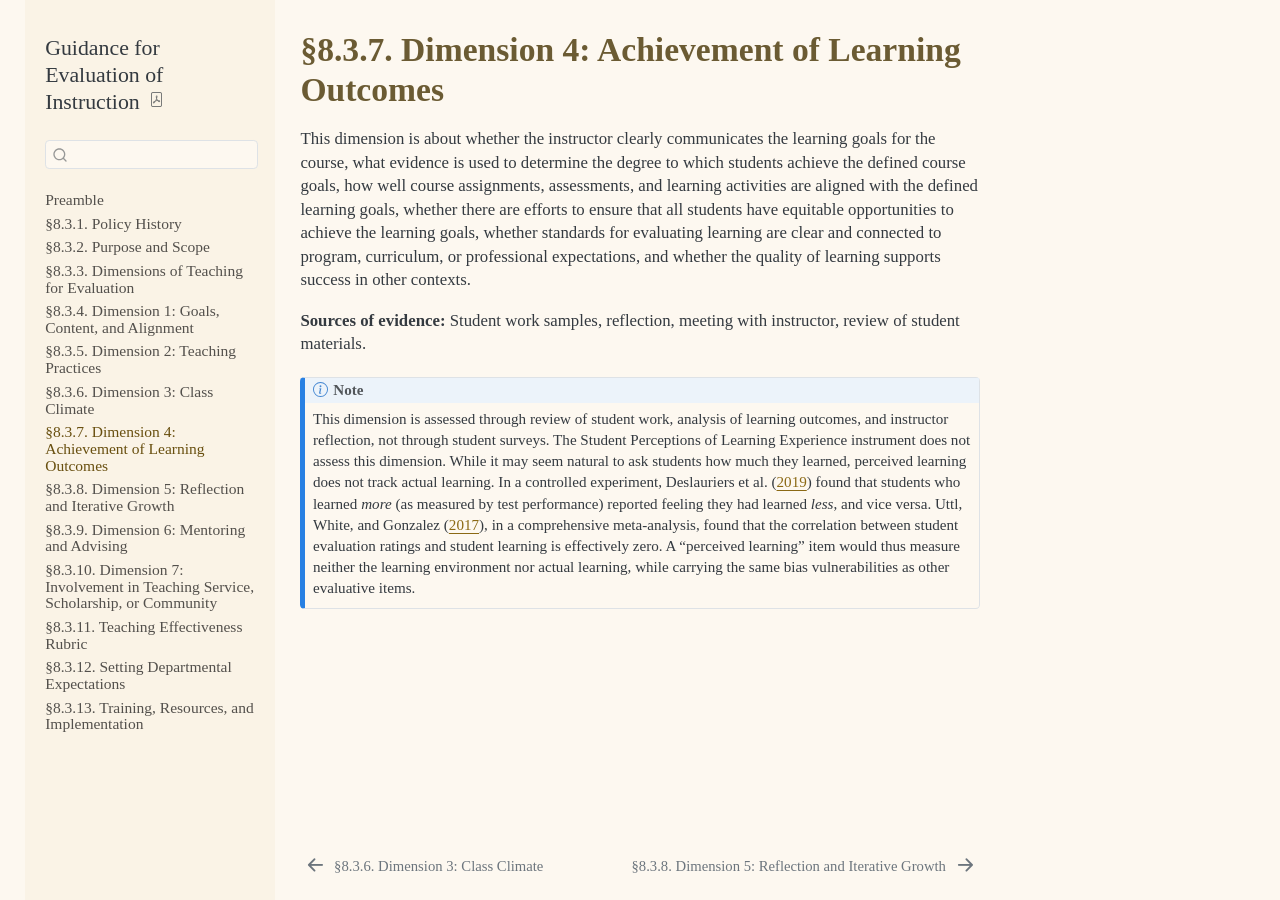
<file: _book/s8_3_7.html>
<!DOCTYPE html>
<html xmlns="http://www.w3.org/1999/xhtml" lang="en" xml:lang="en"><head>

<meta charset="utf-8">
<meta name="generator" content="quarto-1.5.57">

<meta name="viewport" content="width=device-width, initial-scale=1.0, user-scalable=yes">


<title>§8.3.7. Dimension 4: Achievement of Learning Outcomes – Guidance for Evaluation of Instruction</title>
<style>
code{white-space: pre-wrap;}
span.smallcaps{font-variant: small-caps;}
div.columns{display: flex; gap: min(4vw, 1.5em);}
div.column{flex: auto; overflow-x: auto;}
div.hanging-indent{margin-left: 1.5em; text-indent: -1.5em;}
ul.task-list{list-style: none;}
ul.task-list li input[type="checkbox"] {
  width: 0.8em;
  margin: 0 0.8em 0.2em -1em; /* quarto-specific, see https://github.com/quarto-dev/quarto-cli/issues/4556 */ 
  vertical-align: middle;
}
</style>


<script src="site_libs/quarto-nav/quarto-nav.js"></script>
<script src="site_libs/quarto-nav/headroom.min.js"></script>
<script src="site_libs/clipboard/clipboard.min.js"></script>
<script src="site_libs/quarto-search/autocomplete.umd.js"></script>
<script src="site_libs/quarto-search/fuse.min.js"></script>
<script src="site_libs/quarto-search/quarto-search.js"></script>
<meta name="quarto:offset" content="./">
<link href="./s8_3_8.html" rel="next">
<link href="./s8_3_6.html" rel="prev">
<script src="site_libs/quarto-html/quarto.js"></script>
<script src="site_libs/quarto-html/popper.min.js"></script>
<script src="site_libs/quarto-html/tippy.umd.min.js"></script>
<script src="site_libs/quarto-html/anchor.min.js"></script>
<link href="site_libs/quarto-html/tippy.css" rel="stylesheet">
<link href="site_libs/quarto-html/quarto-syntax-highlighting.css" rel="stylesheet" id="quarto-text-highlighting-styles">
<script src="site_libs/bootstrap/bootstrap.min.js"></script>
<link href="site_libs/bootstrap/bootstrap-icons.css" rel="stylesheet">
<link href="site_libs/bootstrap/bootstrap.min.css" rel="stylesheet" id="quarto-bootstrap" data-mode="light">
<script id="quarto-search-options" type="application/json">{
  "location": "sidebar",
  "copy-button": false,
  "collapse-after": 3,
  "panel-placement": "start",
  "type": "textbox",
  "limit": 50,
  "keyboard-shortcut": [
    "f",
    "/",
    "s"
  ],
  "show-item-context": false,
  "language": {
    "search-no-results-text": "No results",
    "search-matching-documents-text": "matching documents",
    "search-copy-link-title": "Copy link to search",
    "search-hide-matches-text": "Hide additional matches",
    "search-more-match-text": "more match in this document",
    "search-more-matches-text": "more matches in this document",
    "search-clear-button-title": "Clear",
    "search-text-placeholder": "",
    "search-detached-cancel-button-title": "Cancel",
    "search-submit-button-title": "Submit",
    "search-label": "Search"
  }
}</script>


</head>

<body class="nav-sidebar floating">

<div id="quarto-search-results"></div>
  <header id="quarto-header" class="headroom fixed-top">
  <nav class="quarto-secondary-nav">
    <div class="container-fluid d-flex">
      <button type="button" class="quarto-btn-toggle btn" data-bs-toggle="collapse" role="button" data-bs-target=".quarto-sidebar-collapse-item" aria-controls="quarto-sidebar" aria-expanded="false" aria-label="Toggle sidebar navigation" onclick="if (window.quartoToggleHeadroom) { window.quartoToggleHeadroom(); }">
        <i class="bi bi-layout-text-sidebar-reverse"></i>
      </button>
        <nav class="quarto-page-breadcrumbs" aria-label="breadcrumb"><ol class="breadcrumb"><li class="breadcrumb-item"><a href="./s8_3_7.html"><span class="chapter-title">§8.3.7. Dimension 4: Achievement of Learning Outcomes</span></a></li></ol></nav>
        <a class="flex-grow-1" role="navigation" data-bs-toggle="collapse" data-bs-target=".quarto-sidebar-collapse-item" aria-controls="quarto-sidebar" aria-expanded="false" aria-label="Toggle sidebar navigation" onclick="if (window.quartoToggleHeadroom) { window.quartoToggleHeadroom(); }">      
        </a>
      <button type="button" class="btn quarto-search-button" aria-label="Search" onclick="window.quartoOpenSearch();">
        <i class="bi bi-search"></i>
      </button>
    </div>
  </nav>
</header>
<!-- content -->
<div id="quarto-content" class="quarto-container page-columns page-rows-contents page-layout-article">
<!-- sidebar -->
  <nav id="quarto-sidebar" class="sidebar collapse collapse-horizontal quarto-sidebar-collapse-item sidebar-navigation floating overflow-auto">
    <div class="pt-lg-2 mt-2 text-left sidebar-header">
    <div class="sidebar-title mb-0 py-0">
      <a href="./">Guidance for Evaluation of Instruction</a> 
        <div class="sidebar-tools-main">
    <a href="./Guidance-for-Evaluation-of-Instruction.pdf" title="Download PDF" class="quarto-navigation-tool px-1" aria-label="Download PDF"><i class="bi bi-file-pdf"></i></a>
</div>
    </div>
      </div>
        <div class="mt-2 flex-shrink-0 align-items-center">
        <div class="sidebar-search">
        <div id="quarto-search" class="" title="Search"></div>
        </div>
        </div>
    <div class="sidebar-menu-container"> 
    <ul class="list-unstyled mt-1">
        <li class="sidebar-item">
  <div class="sidebar-item-container"> 
  <a href="./index.html" class="sidebar-item-text sidebar-link">
 <span class="menu-text">Preamble</span></a>
  </div>
</li>
        <li class="sidebar-item">
  <div class="sidebar-item-container"> 
  <a href="./s8_3_1.html" class="sidebar-item-text sidebar-link"><span class="chapter-title">§8.3.1. Policy History</span></a>
  </div>
</li>
        <li class="sidebar-item">
  <div class="sidebar-item-container"> 
  <a href="./s8_3_2.html" class="sidebar-item-text sidebar-link"><span class="chapter-title">§8.3.2. Purpose and Scope</span></a>
  </div>
</li>
        <li class="sidebar-item">
  <div class="sidebar-item-container"> 
  <a href="./s8_3_3.html" class="sidebar-item-text sidebar-link"><span class="chapter-title">§8.3.3. Dimensions of Teaching for Evaluation</span></a>
  </div>
</li>
        <li class="sidebar-item">
  <div class="sidebar-item-container"> 
  <a href="./s8_3_4.html" class="sidebar-item-text sidebar-link"><span class="chapter-title">§8.3.4. Dimension 1: Goals, Content, and Alignment</span></a>
  </div>
</li>
        <li class="sidebar-item">
  <div class="sidebar-item-container"> 
  <a href="./s8_3_5.html" class="sidebar-item-text sidebar-link"><span class="chapter-title">§8.3.5. Dimension 2: Teaching Practices</span></a>
  </div>
</li>
        <li class="sidebar-item">
  <div class="sidebar-item-container"> 
  <a href="./s8_3_6.html" class="sidebar-item-text sidebar-link"><span class="chapter-title">§8.3.6. Dimension 3: Class Climate</span></a>
  </div>
</li>
        <li class="sidebar-item">
  <div class="sidebar-item-container"> 
  <a href="./s8_3_7.html" class="sidebar-item-text sidebar-link active"><span class="chapter-title">§8.3.7. Dimension 4: Achievement of Learning Outcomes</span></a>
  </div>
</li>
        <li class="sidebar-item">
  <div class="sidebar-item-container"> 
  <a href="./s8_3_8.html" class="sidebar-item-text sidebar-link"><span class="chapter-title">§8.3.8. Dimension 5: Reflection and Iterative Growth</span></a>
  </div>
</li>
        <li class="sidebar-item">
  <div class="sidebar-item-container"> 
  <a href="./s8_3_9.html" class="sidebar-item-text sidebar-link"><span class="chapter-title">§8.3.9. Dimension 6: Mentoring and Advising</span></a>
  </div>
</li>
        <li class="sidebar-item">
  <div class="sidebar-item-container"> 
  <a href="./s8_3_10.html" class="sidebar-item-text sidebar-link"><span class="chapter-title">§8.3.10. Dimension 7: Involvement in Teaching Service, Scholarship, or Community</span></a>
  </div>
</li>
        <li class="sidebar-item">
  <div class="sidebar-item-container"> 
  <a href="./s8_3_11.html" class="sidebar-item-text sidebar-link"><span class="chapter-title">§8.3.11. Teaching Effectiveness Rubric</span></a>
  </div>
</li>
        <li class="sidebar-item">
  <div class="sidebar-item-container"> 
  <a href="./s8_3_12.html" class="sidebar-item-text sidebar-link"><span class="chapter-title">§8.3.12. Setting Departmental Expectations</span></a>
  </div>
</li>
        <li class="sidebar-item">
  <div class="sidebar-item-container"> 
  <a href="./s8_3_13.html" class="sidebar-item-text sidebar-link"><span class="chapter-title">§8.3.13. Training, Resources, and Implementation</span></a>
  </div>
</li>
    </ul>
    </div>
</nav>
<div id="quarto-sidebar-glass" class="quarto-sidebar-collapse-item" data-bs-toggle="collapse" data-bs-target=".quarto-sidebar-collapse-item"></div>
<!-- margin-sidebar -->
    <div id="quarto-margin-sidebar" class="sidebar margin-sidebar zindex-bottom">
        
    </div>
<!-- main -->
<main class="content" id="quarto-document-content">

<header id="title-block-header" class="quarto-title-block default">
<div class="quarto-title">
<h1 class="title"><span class="chapter-title">§8.3.7. Dimension 4: Achievement of Learning Outcomes</span></h1>
</div>



<div class="quarto-title-meta">

    
  
    
  </div>
  


</header>


<p>This dimension is about whether the instructor clearly communicates the learning goals for the course, what evidence is used to determine the degree to which students achieve the defined course goals, how well course assignments, assessments, and learning activities are aligned with the defined learning goals, whether there are efforts to ensure that all students have equitable opportunities to achieve the learning goals, whether standards for evaluating learning are clear and connected to program, curriculum, or professional expectations, and whether the quality of learning supports success in other contexts.</p>
<p><strong>Sources of evidence:</strong> Student work samples, reflection, meeting with instructor, review of student materials.</p>
<div class="callout callout-style-default callout-note callout-titled" title="Note">
<div class="callout-header d-flex align-content-center">
<div class="callout-icon-container">
<i class="callout-icon"></i>
</div>
<div class="callout-title-container flex-fill">
Note
</div>
</div>
<div class="callout-body-container callout-body">
<p>This dimension is assessed through review of student work, analysis of learning outcomes, and instructor reflection, not through student surveys. The Student Perceptions of Learning Experience instrument does not assess this dimension. While it may seem natural to ask students how much they learned, perceived learning does not track actual learning. In a controlled experiment, Deslauriers et al.&nbsp;(<a href="https://doi.org/10.1073/pnas.1821936116">2019</a>) found that students who learned <em>more</em> (as measured by test performance) reported feeling they had learned <em>less</em>, and vice versa. Uttl, White, and Gonzalez (<a href="https://doi.org/10.1016/j.stueduc.2016.08.007">2017</a>), in a comprehensive meta-analysis, found that the correlation between student evaluation ratings and student learning is effectively zero. A “perceived learning” item would thus measure neither the learning environment nor actual learning, while carrying the same bias vulnerabilities as other evaluative items.</p>
</div>
</div>



</main> <!-- /main -->
<script id="quarto-html-after-body" type="application/javascript">
window.document.addEventListener("DOMContentLoaded", function (event) {
  const toggleBodyColorMode = (bsSheetEl) => {
    const mode = bsSheetEl.getAttribute("data-mode");
    const bodyEl = window.document.querySelector("body");
    if (mode === "dark") {
      bodyEl.classList.add("quarto-dark");
      bodyEl.classList.remove("quarto-light");
    } else {
      bodyEl.classList.add("quarto-light");
      bodyEl.classList.remove("quarto-dark");
    }
  }
  const toggleBodyColorPrimary = () => {
    const bsSheetEl = window.document.querySelector("link#quarto-bootstrap");
    if (bsSheetEl) {
      toggleBodyColorMode(bsSheetEl);
    }
  }
  toggleBodyColorPrimary();  
  const icon = "";
  const anchorJS = new window.AnchorJS();
  anchorJS.options = {
    placement: 'right',
    icon: icon
  };
  anchorJS.add('.anchored');
  const isCodeAnnotation = (el) => {
    for (const clz of el.classList) {
      if (clz.startsWith('code-annotation-')) {                     
        return true;
      }
    }
    return false;
  }
  const onCopySuccess = function(e) {
    // button target
    const button = e.trigger;
    // don't keep focus
    button.blur();
    // flash "checked"
    button.classList.add('code-copy-button-checked');
    var currentTitle = button.getAttribute("title");
    button.setAttribute("title", "Copied!");
    let tooltip;
    if (window.bootstrap) {
      button.setAttribute("data-bs-toggle", "tooltip");
      button.setAttribute("data-bs-placement", "left");
      button.setAttribute("data-bs-title", "Copied!");
      tooltip = new bootstrap.Tooltip(button, 
        { trigger: "manual", 
          customClass: "code-copy-button-tooltip",
          offset: [0, -8]});
      tooltip.show();    
    }
    setTimeout(function() {
      if (tooltip) {
        tooltip.hide();
        button.removeAttribute("data-bs-title");
        button.removeAttribute("data-bs-toggle");
        button.removeAttribute("data-bs-placement");
      }
      button.setAttribute("title", currentTitle);
      button.classList.remove('code-copy-button-checked');
    }, 1000);
    // clear code selection
    e.clearSelection();
  }
  const getTextToCopy = function(trigger) {
      const codeEl = trigger.previousElementSibling.cloneNode(true);
      for (const childEl of codeEl.children) {
        if (isCodeAnnotation(childEl)) {
          childEl.remove();
        }
      }
      return codeEl.innerText;
  }
  const clipboard = new window.ClipboardJS('.code-copy-button:not([data-in-quarto-modal])', {
    text: getTextToCopy
  });
  clipboard.on('success', onCopySuccess);
  if (window.document.getElementById('quarto-embedded-source-code-modal')) {
    // For code content inside modals, clipBoardJS needs to be initialized with a container option
    // TODO: Check when it could be a function (https://github.com/zenorocha/clipboard.js/issues/860)
    const clipboardModal = new window.ClipboardJS('.code-copy-button[data-in-quarto-modal]', {
      text: getTextToCopy,
      container: window.document.getElementById('quarto-embedded-source-code-modal')
    });
    clipboardModal.on('success', onCopySuccess);
  }
    var localhostRegex = new RegExp(/^(?:http|https):\/\/localhost\:?[0-9]*\//);
    var mailtoRegex = new RegExp(/^mailto:/);
      var filterRegex = new RegExp('/' + window.location.host + '/');
    var isInternal = (href) => {
        return filterRegex.test(href) || localhostRegex.test(href) || mailtoRegex.test(href);
    }
    // Inspect non-navigation links and adorn them if external
 	var links = window.document.querySelectorAll('a[href]:not(.nav-link):not(.navbar-brand):not(.toc-action):not(.sidebar-link):not(.sidebar-item-toggle):not(.pagination-link):not(.no-external):not([aria-hidden]):not(.dropdown-item):not(.quarto-navigation-tool):not(.about-link)');
    for (var i=0; i<links.length; i++) {
      const link = links[i];
      if (!isInternal(link.href)) {
        // undo the damage that might have been done by quarto-nav.js in the case of
        // links that we want to consider external
        if (link.dataset.originalHref !== undefined) {
          link.href = link.dataset.originalHref;
        }
      }
    }
  function tippyHover(el, contentFn, onTriggerFn, onUntriggerFn) {
    const config = {
      allowHTML: true,
      maxWidth: 500,
      delay: 100,
      arrow: false,
      appendTo: function(el) {
          return el.parentElement;
      },
      interactive: true,
      interactiveBorder: 10,
      theme: 'quarto',
      placement: 'bottom-start',
    };
    if (contentFn) {
      config.content = contentFn;
    }
    if (onTriggerFn) {
      config.onTrigger = onTriggerFn;
    }
    if (onUntriggerFn) {
      config.onUntrigger = onUntriggerFn;
    }
    window.tippy(el, config); 
  }
  const noterefs = window.document.querySelectorAll('a[role="doc-noteref"]');
  for (var i=0; i<noterefs.length; i++) {
    const ref = noterefs[i];
    tippyHover(ref, function() {
      // use id or data attribute instead here
      let href = ref.getAttribute('data-footnote-href') || ref.getAttribute('href');
      try { href = new URL(href).hash; } catch {}
      const id = href.replace(/^#\/?/, "");
      const note = window.document.getElementById(id);
      if (note) {
        return note.innerHTML;
      } else {
        return "";
      }
    });
  }
  const xrefs = window.document.querySelectorAll('a.quarto-xref');
  const processXRef = (id, note) => {
    // Strip column container classes
    const stripColumnClz = (el) => {
      el.classList.remove("page-full", "page-columns");
      if (el.children) {
        for (const child of el.children) {
          stripColumnClz(child);
        }
      }
    }
    stripColumnClz(note)
    if (id === null || id.startsWith('sec-')) {
      // Special case sections, only their first couple elements
      const container = document.createElement("div");
      if (note.children && note.children.length > 2) {
        container.appendChild(note.children[0].cloneNode(true));
        for (let i = 1; i < note.children.length; i++) {
          const child = note.children[i];
          if (child.tagName === "P" && child.innerText === "") {
            continue;
          } else {
            container.appendChild(child.cloneNode(true));
            break;
          }
        }
        if (window.Quarto?.typesetMath) {
          window.Quarto.typesetMath(container);
        }
        return container.innerHTML
      } else {
        if (window.Quarto?.typesetMath) {
          window.Quarto.typesetMath(note);
        }
        return note.innerHTML;
      }
    } else {
      // Remove any anchor links if they are present
      const anchorLink = note.querySelector('a.anchorjs-link');
      if (anchorLink) {
        anchorLink.remove();
      }
      if (window.Quarto?.typesetMath) {
        window.Quarto.typesetMath(note);
      }
      // TODO in 1.5, we should make sure this works without a callout special case
      if (note.classList.contains("callout")) {
        return note.outerHTML;
      } else {
        return note.innerHTML;
      }
    }
  }
  for (var i=0; i<xrefs.length; i++) {
    const xref = xrefs[i];
    tippyHover(xref, undefined, function(instance) {
      instance.disable();
      let url = xref.getAttribute('href');
      let hash = undefined; 
      if (url.startsWith('#')) {
        hash = url;
      } else {
        try { hash = new URL(url).hash; } catch {}
      }
      if (hash) {
        const id = hash.replace(/^#\/?/, "");
        const note = window.document.getElementById(id);
        if (note !== null) {
          try {
            const html = processXRef(id, note.cloneNode(true));
            instance.setContent(html);
          } finally {
            instance.enable();
            instance.show();
          }
        } else {
          // See if we can fetch this
          fetch(url.split('#')[0])
          .then(res => res.text())
          .then(html => {
            const parser = new DOMParser();
            const htmlDoc = parser.parseFromString(html, "text/html");
            const note = htmlDoc.getElementById(id);
            if (note !== null) {
              const html = processXRef(id, note);
              instance.setContent(html);
            } 
          }).finally(() => {
            instance.enable();
            instance.show();
          });
        }
      } else {
        // See if we can fetch a full url (with no hash to target)
        // This is a special case and we should probably do some content thinning / targeting
        fetch(url)
        .then(res => res.text())
        .then(html => {
          const parser = new DOMParser();
          const htmlDoc = parser.parseFromString(html, "text/html");
          const note = htmlDoc.querySelector('main.content');
          if (note !== null) {
            // This should only happen for chapter cross references
            // (since there is no id in the URL)
            // remove the first header
            if (note.children.length > 0 && note.children[0].tagName === "HEADER") {
              note.children[0].remove();
            }
            const html = processXRef(null, note);
            instance.setContent(html);
          } 
        }).finally(() => {
          instance.enable();
          instance.show();
        });
      }
    }, function(instance) {
    });
  }
      let selectedAnnoteEl;
      const selectorForAnnotation = ( cell, annotation) => {
        let cellAttr = 'data-code-cell="' + cell + '"';
        let lineAttr = 'data-code-annotation="' +  annotation + '"';
        const selector = 'span[' + cellAttr + '][' + lineAttr + ']';
        return selector;
      }
      const selectCodeLines = (annoteEl) => {
        const doc = window.document;
        const targetCell = annoteEl.getAttribute("data-target-cell");
        const targetAnnotation = annoteEl.getAttribute("data-target-annotation");
        const annoteSpan = window.document.querySelector(selectorForAnnotation(targetCell, targetAnnotation));
        const lines = annoteSpan.getAttribute("data-code-lines").split(",");
        const lineIds = lines.map((line) => {
          return targetCell + "-" + line;
        })
        let top = null;
        let height = null;
        let parent = null;
        if (lineIds.length > 0) {
            //compute the position of the single el (top and bottom and make a div)
            const el = window.document.getElementById(lineIds[0]);
            top = el.offsetTop;
            height = el.offsetHeight;
            parent = el.parentElement.parentElement;
          if (lineIds.length > 1) {
            const lastEl = window.document.getElementById(lineIds[lineIds.length - 1]);
            const bottom = lastEl.offsetTop + lastEl.offsetHeight;
            height = bottom - top;
          }
          if (top !== null && height !== null && parent !== null) {
            // cook up a div (if necessary) and position it 
            let div = window.document.getElementById("code-annotation-line-highlight");
            if (div === null) {
              div = window.document.createElement("div");
              div.setAttribute("id", "code-annotation-line-highlight");
              div.style.position = 'absolute';
              parent.appendChild(div);
            }
            div.style.top = top - 2 + "px";
            div.style.height = height + 4 + "px";
            div.style.left = 0;
            let gutterDiv = window.document.getElementById("code-annotation-line-highlight-gutter");
            if (gutterDiv === null) {
              gutterDiv = window.document.createElement("div");
              gutterDiv.setAttribute("id", "code-annotation-line-highlight-gutter");
              gutterDiv.style.position = 'absolute';
              const codeCell = window.document.getElementById(targetCell);
              const gutter = codeCell.querySelector('.code-annotation-gutter');
              gutter.appendChild(gutterDiv);
            }
            gutterDiv.style.top = top - 2 + "px";
            gutterDiv.style.height = height + 4 + "px";
          }
          selectedAnnoteEl = annoteEl;
        }
      };
      const unselectCodeLines = () => {
        const elementsIds = ["code-annotation-line-highlight", "code-annotation-line-highlight-gutter"];
        elementsIds.forEach((elId) => {
          const div = window.document.getElementById(elId);
          if (div) {
            div.remove();
          }
        });
        selectedAnnoteEl = undefined;
      };
        // Handle positioning of the toggle
    window.addEventListener(
      "resize",
      throttle(() => {
        elRect = undefined;
        if (selectedAnnoteEl) {
          selectCodeLines(selectedAnnoteEl);
        }
      }, 10)
    );
    function throttle(fn, ms) {
    let throttle = false;
    let timer;
      return (...args) => {
        if(!throttle) { // first call gets through
            fn.apply(this, args);
            throttle = true;
        } else { // all the others get throttled
            if(timer) clearTimeout(timer); // cancel #2
            timer = setTimeout(() => {
              fn.apply(this, args);
              timer = throttle = false;
            }, ms);
        }
      };
    }
      // Attach click handler to the DT
      const annoteDls = window.document.querySelectorAll('dt[data-target-cell]');
      for (const annoteDlNode of annoteDls) {
        annoteDlNode.addEventListener('click', (event) => {
          const clickedEl = event.target;
          if (clickedEl !== selectedAnnoteEl) {
            unselectCodeLines();
            const activeEl = window.document.querySelector('dt[data-target-cell].code-annotation-active');
            if (activeEl) {
              activeEl.classList.remove('code-annotation-active');
            }
            selectCodeLines(clickedEl);
            clickedEl.classList.add('code-annotation-active');
          } else {
            // Unselect the line
            unselectCodeLines();
            clickedEl.classList.remove('code-annotation-active');
          }
        });
      }
  const findCites = (el) => {
    const parentEl = el.parentElement;
    if (parentEl) {
      const cites = parentEl.dataset.cites;
      if (cites) {
        return {
          el,
          cites: cites.split(' ')
        };
      } else {
        return findCites(el.parentElement)
      }
    } else {
      return undefined;
    }
  };
  var bibliorefs = window.document.querySelectorAll('a[role="doc-biblioref"]');
  for (var i=0; i<bibliorefs.length; i++) {
    const ref = bibliorefs[i];
    const citeInfo = findCites(ref);
    if (citeInfo) {
      tippyHover(citeInfo.el, function() {
        var popup = window.document.createElement('div');
        citeInfo.cites.forEach(function(cite) {
          var citeDiv = window.document.createElement('div');
          citeDiv.classList.add('hanging-indent');
          citeDiv.classList.add('csl-entry');
          var biblioDiv = window.document.getElementById('ref-' + cite);
          if (biblioDiv) {
            citeDiv.innerHTML = biblioDiv.innerHTML;
          }
          popup.appendChild(citeDiv);
        });
        return popup.innerHTML;
      });
    }
  }
});
</script>
<nav class="page-navigation">
  <div class="nav-page nav-page-previous">
      <a href="./s8_3_6.html" class="pagination-link" aria-label="§8.3.6. Dimension 3: Class Climate">
        <i class="bi bi-arrow-left-short"></i> <span class="nav-page-text"><span class="chapter-title">§8.3.6. Dimension 3: Class Climate</span></span>
      </a>          
  </div>
  <div class="nav-page nav-page-next">
      <a href="./s8_3_8.html" class="pagination-link" aria-label="§8.3.8. Dimension 5: Reflection and Iterative Growth">
        <span class="nav-page-text"><span class="chapter-title">§8.3.8. Dimension 5: Reflection and Iterative Growth</span></span> <i class="bi bi-arrow-right-short"></i>
      </a>
  </div>
</nav>
</div> <!-- /content -->




</body></html>
</file>
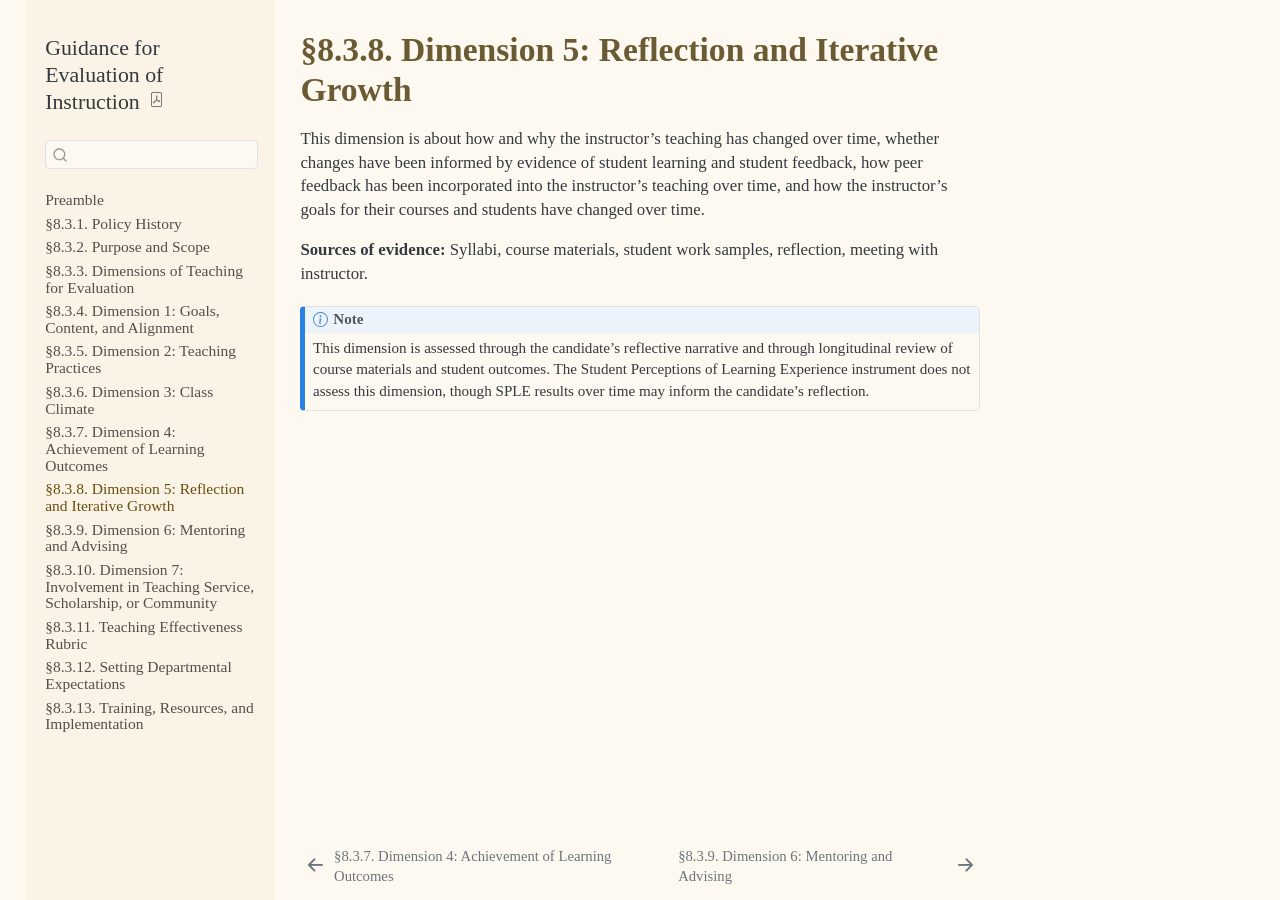
<file: _book/s8_3_8.html>
<!DOCTYPE html>
<html xmlns="http://www.w3.org/1999/xhtml" lang="en" xml:lang="en"><head>

<meta charset="utf-8">
<meta name="generator" content="quarto-1.5.57">

<meta name="viewport" content="width=device-width, initial-scale=1.0, user-scalable=yes">


<title>§8.3.8. Dimension 5: Reflection and Iterative Growth – Guidance for Evaluation of Instruction</title>
<style>
code{white-space: pre-wrap;}
span.smallcaps{font-variant: small-caps;}
div.columns{display: flex; gap: min(4vw, 1.5em);}
div.column{flex: auto; overflow-x: auto;}
div.hanging-indent{margin-left: 1.5em; text-indent: -1.5em;}
ul.task-list{list-style: none;}
ul.task-list li input[type="checkbox"] {
  width: 0.8em;
  margin: 0 0.8em 0.2em -1em; /* quarto-specific, see https://github.com/quarto-dev/quarto-cli/issues/4556 */ 
  vertical-align: middle;
}
</style>


<script src="site_libs/quarto-nav/quarto-nav.js"></script>
<script src="site_libs/quarto-nav/headroom.min.js"></script>
<script src="site_libs/clipboard/clipboard.min.js"></script>
<script src="site_libs/quarto-search/autocomplete.umd.js"></script>
<script src="site_libs/quarto-search/fuse.min.js"></script>
<script src="site_libs/quarto-search/quarto-search.js"></script>
<meta name="quarto:offset" content="./">
<link href="./s8_3_9.html" rel="next">
<link href="./s8_3_7.html" rel="prev">
<script src="site_libs/quarto-html/quarto.js"></script>
<script src="site_libs/quarto-html/popper.min.js"></script>
<script src="site_libs/quarto-html/tippy.umd.min.js"></script>
<script src="site_libs/quarto-html/anchor.min.js"></script>
<link href="site_libs/quarto-html/tippy.css" rel="stylesheet">
<link href="site_libs/quarto-html/quarto-syntax-highlighting.css" rel="stylesheet" id="quarto-text-highlighting-styles">
<script src="site_libs/bootstrap/bootstrap.min.js"></script>
<link href="site_libs/bootstrap/bootstrap-icons.css" rel="stylesheet">
<link href="site_libs/bootstrap/bootstrap.min.css" rel="stylesheet" id="quarto-bootstrap" data-mode="light">
<script id="quarto-search-options" type="application/json">{
  "location": "sidebar",
  "copy-button": false,
  "collapse-after": 3,
  "panel-placement": "start",
  "type": "textbox",
  "limit": 50,
  "keyboard-shortcut": [
    "f",
    "/",
    "s"
  ],
  "show-item-context": false,
  "language": {
    "search-no-results-text": "No results",
    "search-matching-documents-text": "matching documents",
    "search-copy-link-title": "Copy link to search",
    "search-hide-matches-text": "Hide additional matches",
    "search-more-match-text": "more match in this document",
    "search-more-matches-text": "more matches in this document",
    "search-clear-button-title": "Clear",
    "search-text-placeholder": "",
    "search-detached-cancel-button-title": "Cancel",
    "search-submit-button-title": "Submit",
    "search-label": "Search"
  }
}</script>


</head>

<body class="nav-sidebar floating">

<div id="quarto-search-results"></div>
  <header id="quarto-header" class="headroom fixed-top">
  <nav class="quarto-secondary-nav">
    <div class="container-fluid d-flex">
      <button type="button" class="quarto-btn-toggle btn" data-bs-toggle="collapse" role="button" data-bs-target=".quarto-sidebar-collapse-item" aria-controls="quarto-sidebar" aria-expanded="false" aria-label="Toggle sidebar navigation" onclick="if (window.quartoToggleHeadroom) { window.quartoToggleHeadroom(); }">
        <i class="bi bi-layout-text-sidebar-reverse"></i>
      </button>
        <nav class="quarto-page-breadcrumbs" aria-label="breadcrumb"><ol class="breadcrumb"><li class="breadcrumb-item"><a href="./s8_3_8.html"><span class="chapter-title">§8.3.8. Dimension 5: Reflection and Iterative Growth</span></a></li></ol></nav>
        <a class="flex-grow-1" role="navigation" data-bs-toggle="collapse" data-bs-target=".quarto-sidebar-collapse-item" aria-controls="quarto-sidebar" aria-expanded="false" aria-label="Toggle sidebar navigation" onclick="if (window.quartoToggleHeadroom) { window.quartoToggleHeadroom(); }">      
        </a>
      <button type="button" class="btn quarto-search-button" aria-label="Search" onclick="window.quartoOpenSearch();">
        <i class="bi bi-search"></i>
      </button>
    </div>
  </nav>
</header>
<!-- content -->
<div id="quarto-content" class="quarto-container page-columns page-rows-contents page-layout-article">
<!-- sidebar -->
  <nav id="quarto-sidebar" class="sidebar collapse collapse-horizontal quarto-sidebar-collapse-item sidebar-navigation floating overflow-auto">
    <div class="pt-lg-2 mt-2 text-left sidebar-header">
    <div class="sidebar-title mb-0 py-0">
      <a href="./">Guidance for Evaluation of Instruction</a> 
        <div class="sidebar-tools-main">
    <a href="./Guidance-for-Evaluation-of-Instruction.pdf" title="Download PDF" class="quarto-navigation-tool px-1" aria-label="Download PDF"><i class="bi bi-file-pdf"></i></a>
</div>
    </div>
      </div>
        <div class="mt-2 flex-shrink-0 align-items-center">
        <div class="sidebar-search">
        <div id="quarto-search" class="" title="Search"></div>
        </div>
        </div>
    <div class="sidebar-menu-container"> 
    <ul class="list-unstyled mt-1">
        <li class="sidebar-item">
  <div class="sidebar-item-container"> 
  <a href="./index.html" class="sidebar-item-text sidebar-link">
 <span class="menu-text">Preamble</span></a>
  </div>
</li>
        <li class="sidebar-item">
  <div class="sidebar-item-container"> 
  <a href="./s8_3_1.html" class="sidebar-item-text sidebar-link"><span class="chapter-title">§8.3.1. Policy History</span></a>
  </div>
</li>
        <li class="sidebar-item">
  <div class="sidebar-item-container"> 
  <a href="./s8_3_2.html" class="sidebar-item-text sidebar-link"><span class="chapter-title">§8.3.2. Purpose and Scope</span></a>
  </div>
</li>
        <li class="sidebar-item">
  <div class="sidebar-item-container"> 
  <a href="./s8_3_3.html" class="sidebar-item-text sidebar-link"><span class="chapter-title">§8.3.3. Dimensions of Teaching for Evaluation</span></a>
  </div>
</li>
        <li class="sidebar-item">
  <div class="sidebar-item-container"> 
  <a href="./s8_3_4.html" class="sidebar-item-text sidebar-link"><span class="chapter-title">§8.3.4. Dimension 1: Goals, Content, and Alignment</span></a>
  </div>
</li>
        <li class="sidebar-item">
  <div class="sidebar-item-container"> 
  <a href="./s8_3_5.html" class="sidebar-item-text sidebar-link"><span class="chapter-title">§8.3.5. Dimension 2: Teaching Practices</span></a>
  </div>
</li>
        <li class="sidebar-item">
  <div class="sidebar-item-container"> 
  <a href="./s8_3_6.html" class="sidebar-item-text sidebar-link"><span class="chapter-title">§8.3.6. Dimension 3: Class Climate</span></a>
  </div>
</li>
        <li class="sidebar-item">
  <div class="sidebar-item-container"> 
  <a href="./s8_3_7.html" class="sidebar-item-text sidebar-link"><span class="chapter-title">§8.3.7. Dimension 4: Achievement of Learning Outcomes</span></a>
  </div>
</li>
        <li class="sidebar-item">
  <div class="sidebar-item-container"> 
  <a href="./s8_3_8.html" class="sidebar-item-text sidebar-link active"><span class="chapter-title">§8.3.8. Dimension 5: Reflection and Iterative Growth</span></a>
  </div>
</li>
        <li class="sidebar-item">
  <div class="sidebar-item-container"> 
  <a href="./s8_3_9.html" class="sidebar-item-text sidebar-link"><span class="chapter-title">§8.3.9. Dimension 6: Mentoring and Advising</span></a>
  </div>
</li>
        <li class="sidebar-item">
  <div class="sidebar-item-container"> 
  <a href="./s8_3_10.html" class="sidebar-item-text sidebar-link"><span class="chapter-title">§8.3.10. Dimension 7: Involvement in Teaching Service, Scholarship, or Community</span></a>
  </div>
</li>
        <li class="sidebar-item">
  <div class="sidebar-item-container"> 
  <a href="./s8_3_11.html" class="sidebar-item-text sidebar-link"><span class="chapter-title">§8.3.11. Teaching Effectiveness Rubric</span></a>
  </div>
</li>
        <li class="sidebar-item">
  <div class="sidebar-item-container"> 
  <a href="./s8_3_12.html" class="sidebar-item-text sidebar-link"><span class="chapter-title">§8.3.12. Setting Departmental Expectations</span></a>
  </div>
</li>
        <li class="sidebar-item">
  <div class="sidebar-item-container"> 
  <a href="./s8_3_13.html" class="sidebar-item-text sidebar-link"><span class="chapter-title">§8.3.13. Training, Resources, and Implementation</span></a>
  </div>
</li>
    </ul>
    </div>
</nav>
<div id="quarto-sidebar-glass" class="quarto-sidebar-collapse-item" data-bs-toggle="collapse" data-bs-target=".quarto-sidebar-collapse-item"></div>
<!-- margin-sidebar -->
    <div id="quarto-margin-sidebar" class="sidebar margin-sidebar zindex-bottom">
        
    </div>
<!-- main -->
<main class="content" id="quarto-document-content">

<header id="title-block-header" class="quarto-title-block default">
<div class="quarto-title">
<h1 class="title"><span class="chapter-title">§8.3.8. Dimension 5: Reflection and Iterative Growth</span></h1>
</div>



<div class="quarto-title-meta">

    
  
    
  </div>
  


</header>


<p>This dimension is about how and why the instructor’s teaching has changed over time, whether changes have been informed by evidence of student learning and student feedback, how peer feedback has been incorporated into the instructor’s teaching over time, and how the instructor’s goals for their courses and students have changed over time.</p>
<p><strong>Sources of evidence:</strong> Syllabi, course materials, student work samples, reflection, meeting with instructor.</p>
<div class="callout callout-style-default callout-note callout-titled" title="Note">
<div class="callout-header d-flex align-content-center">
<div class="callout-icon-container">
<i class="callout-icon"></i>
</div>
<div class="callout-title-container flex-fill">
Note
</div>
</div>
<div class="callout-body-container callout-body">
<p>This dimension is assessed through the candidate’s reflective narrative and through longitudinal review of course materials and student outcomes. The Student Perceptions of Learning Experience instrument does not assess this dimension, though SPLE results over time may inform the candidate’s reflection.</p>
</div>
</div>



</main> <!-- /main -->
<script id="quarto-html-after-body" type="application/javascript">
window.document.addEventListener("DOMContentLoaded", function (event) {
  const toggleBodyColorMode = (bsSheetEl) => {
    const mode = bsSheetEl.getAttribute("data-mode");
    const bodyEl = window.document.querySelector("body");
    if (mode === "dark") {
      bodyEl.classList.add("quarto-dark");
      bodyEl.classList.remove("quarto-light");
    } else {
      bodyEl.classList.add("quarto-light");
      bodyEl.classList.remove("quarto-dark");
    }
  }
  const toggleBodyColorPrimary = () => {
    const bsSheetEl = window.document.querySelector("link#quarto-bootstrap");
    if (bsSheetEl) {
      toggleBodyColorMode(bsSheetEl);
    }
  }
  toggleBodyColorPrimary();  
  const icon = "";
  const anchorJS = new window.AnchorJS();
  anchorJS.options = {
    placement: 'right',
    icon: icon
  };
  anchorJS.add('.anchored');
  const isCodeAnnotation = (el) => {
    for (const clz of el.classList) {
      if (clz.startsWith('code-annotation-')) {                     
        return true;
      }
    }
    return false;
  }
  const onCopySuccess = function(e) {
    // button target
    const button = e.trigger;
    // don't keep focus
    button.blur();
    // flash "checked"
    button.classList.add('code-copy-button-checked');
    var currentTitle = button.getAttribute("title");
    button.setAttribute("title", "Copied!");
    let tooltip;
    if (window.bootstrap) {
      button.setAttribute("data-bs-toggle", "tooltip");
      button.setAttribute("data-bs-placement", "left");
      button.setAttribute("data-bs-title", "Copied!");
      tooltip = new bootstrap.Tooltip(button, 
        { trigger: "manual", 
          customClass: "code-copy-button-tooltip",
          offset: [0, -8]});
      tooltip.show();    
    }
    setTimeout(function() {
      if (tooltip) {
        tooltip.hide();
        button.removeAttribute("data-bs-title");
        button.removeAttribute("data-bs-toggle");
        button.removeAttribute("data-bs-placement");
      }
      button.setAttribute("title", currentTitle);
      button.classList.remove('code-copy-button-checked');
    }, 1000);
    // clear code selection
    e.clearSelection();
  }
  const getTextToCopy = function(trigger) {
      const codeEl = trigger.previousElementSibling.cloneNode(true);
      for (const childEl of codeEl.children) {
        if (isCodeAnnotation(childEl)) {
          childEl.remove();
        }
      }
      return codeEl.innerText;
  }
  const clipboard = new window.ClipboardJS('.code-copy-button:not([data-in-quarto-modal])', {
    text: getTextToCopy
  });
  clipboard.on('success', onCopySuccess);
  if (window.document.getElementById('quarto-embedded-source-code-modal')) {
    // For code content inside modals, clipBoardJS needs to be initialized with a container option
    // TODO: Check when it could be a function (https://github.com/zenorocha/clipboard.js/issues/860)
    const clipboardModal = new window.ClipboardJS('.code-copy-button[data-in-quarto-modal]', {
      text: getTextToCopy,
      container: window.document.getElementById('quarto-embedded-source-code-modal')
    });
    clipboardModal.on('success', onCopySuccess);
  }
    var localhostRegex = new RegExp(/^(?:http|https):\/\/localhost\:?[0-9]*\//);
    var mailtoRegex = new RegExp(/^mailto:/);
      var filterRegex = new RegExp('/' + window.location.host + '/');
    var isInternal = (href) => {
        return filterRegex.test(href) || localhostRegex.test(href) || mailtoRegex.test(href);
    }
    // Inspect non-navigation links and adorn them if external
 	var links = window.document.querySelectorAll('a[href]:not(.nav-link):not(.navbar-brand):not(.toc-action):not(.sidebar-link):not(.sidebar-item-toggle):not(.pagination-link):not(.no-external):not([aria-hidden]):not(.dropdown-item):not(.quarto-navigation-tool):not(.about-link)');
    for (var i=0; i<links.length; i++) {
      const link = links[i];
      if (!isInternal(link.href)) {
        // undo the damage that might have been done by quarto-nav.js in the case of
        // links that we want to consider external
        if (link.dataset.originalHref !== undefined) {
          link.href = link.dataset.originalHref;
        }
      }
    }
  function tippyHover(el, contentFn, onTriggerFn, onUntriggerFn) {
    const config = {
      allowHTML: true,
      maxWidth: 500,
      delay: 100,
      arrow: false,
      appendTo: function(el) {
          return el.parentElement;
      },
      interactive: true,
      interactiveBorder: 10,
      theme: 'quarto',
      placement: 'bottom-start',
    };
    if (contentFn) {
      config.content = contentFn;
    }
    if (onTriggerFn) {
      config.onTrigger = onTriggerFn;
    }
    if (onUntriggerFn) {
      config.onUntrigger = onUntriggerFn;
    }
    window.tippy(el, config); 
  }
  const noterefs = window.document.querySelectorAll('a[role="doc-noteref"]');
  for (var i=0; i<noterefs.length; i++) {
    const ref = noterefs[i];
    tippyHover(ref, function() {
      // use id or data attribute instead here
      let href = ref.getAttribute('data-footnote-href') || ref.getAttribute('href');
      try { href = new URL(href).hash; } catch {}
      const id = href.replace(/^#\/?/, "");
      const note = window.document.getElementById(id);
      if (note) {
        return note.innerHTML;
      } else {
        return "";
      }
    });
  }
  const xrefs = window.document.querySelectorAll('a.quarto-xref');
  const processXRef = (id, note) => {
    // Strip column container classes
    const stripColumnClz = (el) => {
      el.classList.remove("page-full", "page-columns");
      if (el.children) {
        for (const child of el.children) {
          stripColumnClz(child);
        }
      }
    }
    stripColumnClz(note)
    if (id === null || id.startsWith('sec-')) {
      // Special case sections, only their first couple elements
      const container = document.createElement("div");
      if (note.children && note.children.length > 2) {
        container.appendChild(note.children[0].cloneNode(true));
        for (let i = 1; i < note.children.length; i++) {
          const child = note.children[i];
          if (child.tagName === "P" && child.innerText === "") {
            continue;
          } else {
            container.appendChild(child.cloneNode(true));
            break;
          }
        }
        if (window.Quarto?.typesetMath) {
          window.Quarto.typesetMath(container);
        }
        return container.innerHTML
      } else {
        if (window.Quarto?.typesetMath) {
          window.Quarto.typesetMath(note);
        }
        return note.innerHTML;
      }
    } else {
      // Remove any anchor links if they are present
      const anchorLink = note.querySelector('a.anchorjs-link');
      if (anchorLink) {
        anchorLink.remove();
      }
      if (window.Quarto?.typesetMath) {
        window.Quarto.typesetMath(note);
      }
      // TODO in 1.5, we should make sure this works without a callout special case
      if (note.classList.contains("callout")) {
        return note.outerHTML;
      } else {
        return note.innerHTML;
      }
    }
  }
  for (var i=0; i<xrefs.length; i++) {
    const xref = xrefs[i];
    tippyHover(xref, undefined, function(instance) {
      instance.disable();
      let url = xref.getAttribute('href');
      let hash = undefined; 
      if (url.startsWith('#')) {
        hash = url;
      } else {
        try { hash = new URL(url).hash; } catch {}
      }
      if (hash) {
        const id = hash.replace(/^#\/?/, "");
        const note = window.document.getElementById(id);
        if (note !== null) {
          try {
            const html = processXRef(id, note.cloneNode(true));
            instance.setContent(html);
          } finally {
            instance.enable();
            instance.show();
          }
        } else {
          // See if we can fetch this
          fetch(url.split('#')[0])
          .then(res => res.text())
          .then(html => {
            const parser = new DOMParser();
            const htmlDoc = parser.parseFromString(html, "text/html");
            const note = htmlDoc.getElementById(id);
            if (note !== null) {
              const html = processXRef(id, note);
              instance.setContent(html);
            } 
          }).finally(() => {
            instance.enable();
            instance.show();
          });
        }
      } else {
        // See if we can fetch a full url (with no hash to target)
        // This is a special case and we should probably do some content thinning / targeting
        fetch(url)
        .then(res => res.text())
        .then(html => {
          const parser = new DOMParser();
          const htmlDoc = parser.parseFromString(html, "text/html");
          const note = htmlDoc.querySelector('main.content');
          if (note !== null) {
            // This should only happen for chapter cross references
            // (since there is no id in the URL)
            // remove the first header
            if (note.children.length > 0 && note.children[0].tagName === "HEADER") {
              note.children[0].remove();
            }
            const html = processXRef(null, note);
            instance.setContent(html);
          } 
        }).finally(() => {
          instance.enable();
          instance.show();
        });
      }
    }, function(instance) {
    });
  }
      let selectedAnnoteEl;
      const selectorForAnnotation = ( cell, annotation) => {
        let cellAttr = 'data-code-cell="' + cell + '"';
        let lineAttr = 'data-code-annotation="' +  annotation + '"';
        const selector = 'span[' + cellAttr + '][' + lineAttr + ']';
        return selector;
      }
      const selectCodeLines = (annoteEl) => {
        const doc = window.document;
        const targetCell = annoteEl.getAttribute("data-target-cell");
        const targetAnnotation = annoteEl.getAttribute("data-target-annotation");
        const annoteSpan = window.document.querySelector(selectorForAnnotation(targetCell, targetAnnotation));
        const lines = annoteSpan.getAttribute("data-code-lines").split(",");
        const lineIds = lines.map((line) => {
          return targetCell + "-" + line;
        })
        let top = null;
        let height = null;
        let parent = null;
        if (lineIds.length > 0) {
            //compute the position of the single el (top and bottom and make a div)
            const el = window.document.getElementById(lineIds[0]);
            top = el.offsetTop;
            height = el.offsetHeight;
            parent = el.parentElement.parentElement;
          if (lineIds.length > 1) {
            const lastEl = window.document.getElementById(lineIds[lineIds.length - 1]);
            const bottom = lastEl.offsetTop + lastEl.offsetHeight;
            height = bottom - top;
          }
          if (top !== null && height !== null && parent !== null) {
            // cook up a div (if necessary) and position it 
            let div = window.document.getElementById("code-annotation-line-highlight");
            if (div === null) {
              div = window.document.createElement("div");
              div.setAttribute("id", "code-annotation-line-highlight");
              div.style.position = 'absolute';
              parent.appendChild(div);
            }
            div.style.top = top - 2 + "px";
            div.style.height = height + 4 + "px";
            div.style.left = 0;
            let gutterDiv = window.document.getElementById("code-annotation-line-highlight-gutter");
            if (gutterDiv === null) {
              gutterDiv = window.document.createElement("div");
              gutterDiv.setAttribute("id", "code-annotation-line-highlight-gutter");
              gutterDiv.style.position = 'absolute';
              const codeCell = window.document.getElementById(targetCell);
              const gutter = codeCell.querySelector('.code-annotation-gutter');
              gutter.appendChild(gutterDiv);
            }
            gutterDiv.style.top = top - 2 + "px";
            gutterDiv.style.height = height + 4 + "px";
          }
          selectedAnnoteEl = annoteEl;
        }
      };
      const unselectCodeLines = () => {
        const elementsIds = ["code-annotation-line-highlight", "code-annotation-line-highlight-gutter"];
        elementsIds.forEach((elId) => {
          const div = window.document.getElementById(elId);
          if (div) {
            div.remove();
          }
        });
        selectedAnnoteEl = undefined;
      };
        // Handle positioning of the toggle
    window.addEventListener(
      "resize",
      throttle(() => {
        elRect = undefined;
        if (selectedAnnoteEl) {
          selectCodeLines(selectedAnnoteEl);
        }
      }, 10)
    );
    function throttle(fn, ms) {
    let throttle = false;
    let timer;
      return (...args) => {
        if(!throttle) { // first call gets through
            fn.apply(this, args);
            throttle = true;
        } else { // all the others get throttled
            if(timer) clearTimeout(timer); // cancel #2
            timer = setTimeout(() => {
              fn.apply(this, args);
              timer = throttle = false;
            }, ms);
        }
      };
    }
      // Attach click handler to the DT
      const annoteDls = window.document.querySelectorAll('dt[data-target-cell]');
      for (const annoteDlNode of annoteDls) {
        annoteDlNode.addEventListener('click', (event) => {
          const clickedEl = event.target;
          if (clickedEl !== selectedAnnoteEl) {
            unselectCodeLines();
            const activeEl = window.document.querySelector('dt[data-target-cell].code-annotation-active');
            if (activeEl) {
              activeEl.classList.remove('code-annotation-active');
            }
            selectCodeLines(clickedEl);
            clickedEl.classList.add('code-annotation-active');
          } else {
            // Unselect the line
            unselectCodeLines();
            clickedEl.classList.remove('code-annotation-active');
          }
        });
      }
  const findCites = (el) => {
    const parentEl = el.parentElement;
    if (parentEl) {
      const cites = parentEl.dataset.cites;
      if (cites) {
        return {
          el,
          cites: cites.split(' ')
        };
      } else {
        return findCites(el.parentElement)
      }
    } else {
      return undefined;
    }
  };
  var bibliorefs = window.document.querySelectorAll('a[role="doc-biblioref"]');
  for (var i=0; i<bibliorefs.length; i++) {
    const ref = bibliorefs[i];
    const citeInfo = findCites(ref);
    if (citeInfo) {
      tippyHover(citeInfo.el, function() {
        var popup = window.document.createElement('div');
        citeInfo.cites.forEach(function(cite) {
          var citeDiv = window.document.createElement('div');
          citeDiv.classList.add('hanging-indent');
          citeDiv.classList.add('csl-entry');
          var biblioDiv = window.document.getElementById('ref-' + cite);
          if (biblioDiv) {
            citeDiv.innerHTML = biblioDiv.innerHTML;
          }
          popup.appendChild(citeDiv);
        });
        return popup.innerHTML;
      });
    }
  }
});
</script>
<nav class="page-navigation">
  <div class="nav-page nav-page-previous">
      <a href="./s8_3_7.html" class="pagination-link" aria-label="§8.3.7. Dimension 4: Achievement of Learning Outcomes">
        <i class="bi bi-arrow-left-short"></i> <span class="nav-page-text"><span class="chapter-title">§8.3.7. Dimension 4: Achievement of Learning Outcomes</span></span>
      </a>          
  </div>
  <div class="nav-page nav-page-next">
      <a href="./s8_3_9.html" class="pagination-link" aria-label="§8.3.9. Dimension 6: Mentoring and Advising">
        <span class="nav-page-text"><span class="chapter-title">§8.3.9. Dimension 6: Mentoring and Advising</span></span> <i class="bi bi-arrow-right-short"></i>
      </a>
  </div>
</nav>
</div> <!-- /content -->




</body></html>
</file>
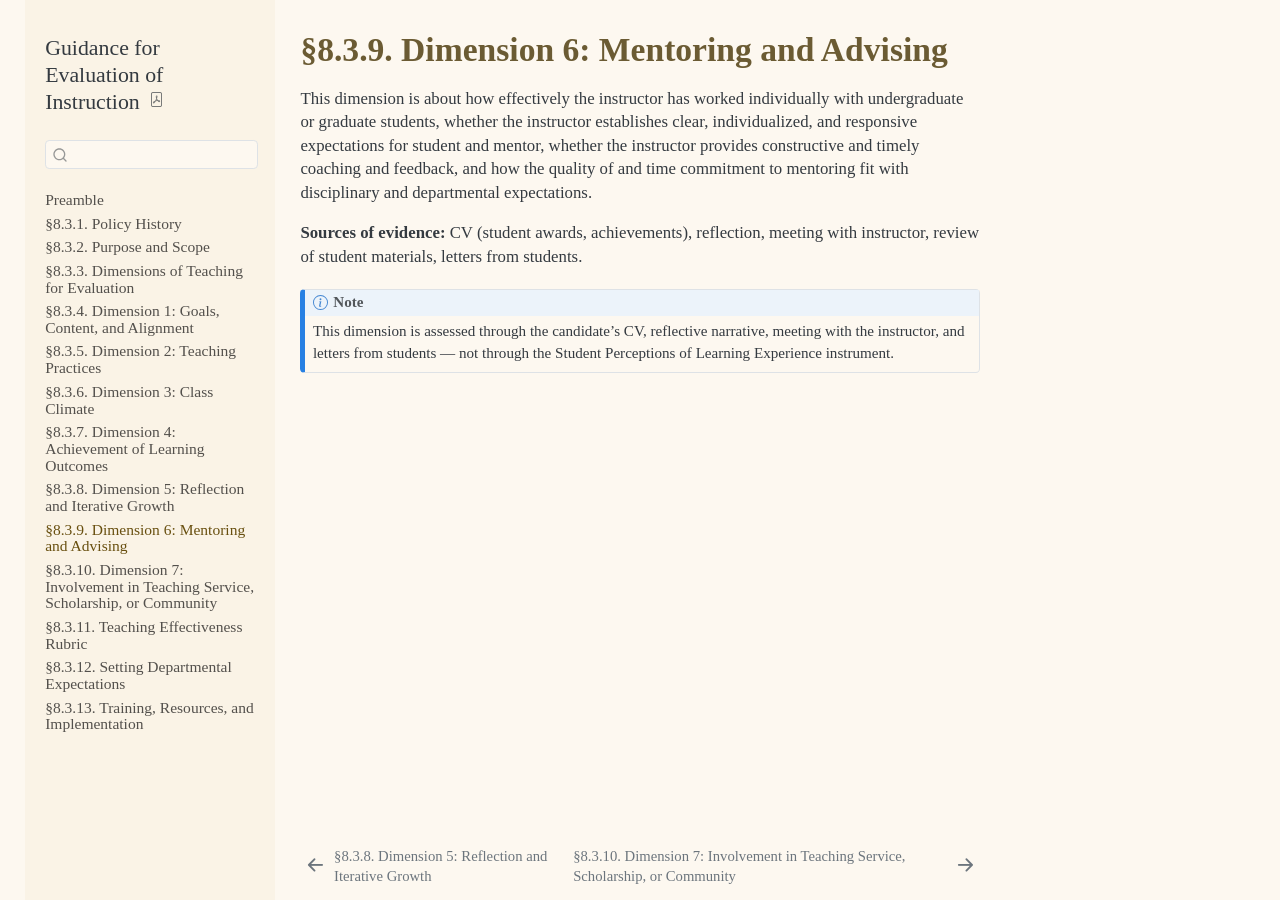
<file: _book/s8_3_9.html>
<!DOCTYPE html>
<html xmlns="http://www.w3.org/1999/xhtml" lang="en" xml:lang="en"><head>

<meta charset="utf-8">
<meta name="generator" content="quarto-1.5.57">

<meta name="viewport" content="width=device-width, initial-scale=1.0, user-scalable=yes">


<title>§8.3.9. Dimension 6: Mentoring and Advising – Guidance for Evaluation of Instruction</title>
<style>
code{white-space: pre-wrap;}
span.smallcaps{font-variant: small-caps;}
div.columns{display: flex; gap: min(4vw, 1.5em);}
div.column{flex: auto; overflow-x: auto;}
div.hanging-indent{margin-left: 1.5em; text-indent: -1.5em;}
ul.task-list{list-style: none;}
ul.task-list li input[type="checkbox"] {
  width: 0.8em;
  margin: 0 0.8em 0.2em -1em; /* quarto-specific, see https://github.com/quarto-dev/quarto-cli/issues/4556 */ 
  vertical-align: middle;
}
</style>


<script src="site_libs/quarto-nav/quarto-nav.js"></script>
<script src="site_libs/quarto-nav/headroom.min.js"></script>
<script src="site_libs/clipboard/clipboard.min.js"></script>
<script src="site_libs/quarto-search/autocomplete.umd.js"></script>
<script src="site_libs/quarto-search/fuse.min.js"></script>
<script src="site_libs/quarto-search/quarto-search.js"></script>
<meta name="quarto:offset" content="./">
<link href="./s8_3_10.html" rel="next">
<link href="./s8_3_8.html" rel="prev">
<script src="site_libs/quarto-html/quarto.js"></script>
<script src="site_libs/quarto-html/popper.min.js"></script>
<script src="site_libs/quarto-html/tippy.umd.min.js"></script>
<script src="site_libs/quarto-html/anchor.min.js"></script>
<link href="site_libs/quarto-html/tippy.css" rel="stylesheet">
<link href="site_libs/quarto-html/quarto-syntax-highlighting.css" rel="stylesheet" id="quarto-text-highlighting-styles">
<script src="site_libs/bootstrap/bootstrap.min.js"></script>
<link href="site_libs/bootstrap/bootstrap-icons.css" rel="stylesheet">
<link href="site_libs/bootstrap/bootstrap.min.css" rel="stylesheet" id="quarto-bootstrap" data-mode="light">
<script id="quarto-search-options" type="application/json">{
  "location": "sidebar",
  "copy-button": false,
  "collapse-after": 3,
  "panel-placement": "start",
  "type": "textbox",
  "limit": 50,
  "keyboard-shortcut": [
    "f",
    "/",
    "s"
  ],
  "show-item-context": false,
  "language": {
    "search-no-results-text": "No results",
    "search-matching-documents-text": "matching documents",
    "search-copy-link-title": "Copy link to search",
    "search-hide-matches-text": "Hide additional matches",
    "search-more-match-text": "more match in this document",
    "search-more-matches-text": "more matches in this document",
    "search-clear-button-title": "Clear",
    "search-text-placeholder": "",
    "search-detached-cancel-button-title": "Cancel",
    "search-submit-button-title": "Submit",
    "search-label": "Search"
  }
}</script>


</head>

<body class="nav-sidebar floating">

<div id="quarto-search-results"></div>
  <header id="quarto-header" class="headroom fixed-top">
  <nav class="quarto-secondary-nav">
    <div class="container-fluid d-flex">
      <button type="button" class="quarto-btn-toggle btn" data-bs-toggle="collapse" role="button" data-bs-target=".quarto-sidebar-collapse-item" aria-controls="quarto-sidebar" aria-expanded="false" aria-label="Toggle sidebar navigation" onclick="if (window.quartoToggleHeadroom) { window.quartoToggleHeadroom(); }">
        <i class="bi bi-layout-text-sidebar-reverse"></i>
      </button>
        <nav class="quarto-page-breadcrumbs" aria-label="breadcrumb"><ol class="breadcrumb"><li class="breadcrumb-item"><a href="./s8_3_9.html"><span class="chapter-title">§8.3.9. Dimension 6: Mentoring and Advising</span></a></li></ol></nav>
        <a class="flex-grow-1" role="navigation" data-bs-toggle="collapse" data-bs-target=".quarto-sidebar-collapse-item" aria-controls="quarto-sidebar" aria-expanded="false" aria-label="Toggle sidebar navigation" onclick="if (window.quartoToggleHeadroom) { window.quartoToggleHeadroom(); }">      
        </a>
      <button type="button" class="btn quarto-search-button" aria-label="Search" onclick="window.quartoOpenSearch();">
        <i class="bi bi-search"></i>
      </button>
    </div>
  </nav>
</header>
<!-- content -->
<div id="quarto-content" class="quarto-container page-columns page-rows-contents page-layout-article">
<!-- sidebar -->
  <nav id="quarto-sidebar" class="sidebar collapse collapse-horizontal quarto-sidebar-collapse-item sidebar-navigation floating overflow-auto">
    <div class="pt-lg-2 mt-2 text-left sidebar-header">
    <div class="sidebar-title mb-0 py-0">
      <a href="./">Guidance for Evaluation of Instruction</a> 
        <div class="sidebar-tools-main">
    <a href="./Guidance-for-Evaluation-of-Instruction.pdf" title="Download PDF" class="quarto-navigation-tool px-1" aria-label="Download PDF"><i class="bi bi-file-pdf"></i></a>
</div>
    </div>
      </div>
        <div class="mt-2 flex-shrink-0 align-items-center">
        <div class="sidebar-search">
        <div id="quarto-search" class="" title="Search"></div>
        </div>
        </div>
    <div class="sidebar-menu-container"> 
    <ul class="list-unstyled mt-1">
        <li class="sidebar-item">
  <div class="sidebar-item-container"> 
  <a href="./index.html" class="sidebar-item-text sidebar-link">
 <span class="menu-text">Preamble</span></a>
  </div>
</li>
        <li class="sidebar-item">
  <div class="sidebar-item-container"> 
  <a href="./s8_3_1.html" class="sidebar-item-text sidebar-link"><span class="chapter-title">§8.3.1. Policy History</span></a>
  </div>
</li>
        <li class="sidebar-item">
  <div class="sidebar-item-container"> 
  <a href="./s8_3_2.html" class="sidebar-item-text sidebar-link"><span class="chapter-title">§8.3.2. Purpose and Scope</span></a>
  </div>
</li>
        <li class="sidebar-item">
  <div class="sidebar-item-container"> 
  <a href="./s8_3_3.html" class="sidebar-item-text sidebar-link"><span class="chapter-title">§8.3.3. Dimensions of Teaching for Evaluation</span></a>
  </div>
</li>
        <li class="sidebar-item">
  <div class="sidebar-item-container"> 
  <a href="./s8_3_4.html" class="sidebar-item-text sidebar-link"><span class="chapter-title">§8.3.4. Dimension 1: Goals, Content, and Alignment</span></a>
  </div>
</li>
        <li class="sidebar-item">
  <div class="sidebar-item-container"> 
  <a href="./s8_3_5.html" class="sidebar-item-text sidebar-link"><span class="chapter-title">§8.3.5. Dimension 2: Teaching Practices</span></a>
  </div>
</li>
        <li class="sidebar-item">
  <div class="sidebar-item-container"> 
  <a href="./s8_3_6.html" class="sidebar-item-text sidebar-link"><span class="chapter-title">§8.3.6. Dimension 3: Class Climate</span></a>
  </div>
</li>
        <li class="sidebar-item">
  <div class="sidebar-item-container"> 
  <a href="./s8_3_7.html" class="sidebar-item-text sidebar-link"><span class="chapter-title">§8.3.7. Dimension 4: Achievement of Learning Outcomes</span></a>
  </div>
</li>
        <li class="sidebar-item">
  <div class="sidebar-item-container"> 
  <a href="./s8_3_8.html" class="sidebar-item-text sidebar-link"><span class="chapter-title">§8.3.8. Dimension 5: Reflection and Iterative Growth</span></a>
  </div>
</li>
        <li class="sidebar-item">
  <div class="sidebar-item-container"> 
  <a href="./s8_3_9.html" class="sidebar-item-text sidebar-link active"><span class="chapter-title">§8.3.9. Dimension 6: Mentoring and Advising</span></a>
  </div>
</li>
        <li class="sidebar-item">
  <div class="sidebar-item-container"> 
  <a href="./s8_3_10.html" class="sidebar-item-text sidebar-link"><span class="chapter-title">§8.3.10. Dimension 7: Involvement in Teaching Service, Scholarship, or Community</span></a>
  </div>
</li>
        <li class="sidebar-item">
  <div class="sidebar-item-container"> 
  <a href="./s8_3_11.html" class="sidebar-item-text sidebar-link"><span class="chapter-title">§8.3.11. Teaching Effectiveness Rubric</span></a>
  </div>
</li>
        <li class="sidebar-item">
  <div class="sidebar-item-container"> 
  <a href="./s8_3_12.html" class="sidebar-item-text sidebar-link"><span class="chapter-title">§8.3.12. Setting Departmental Expectations</span></a>
  </div>
</li>
        <li class="sidebar-item">
  <div class="sidebar-item-container"> 
  <a href="./s8_3_13.html" class="sidebar-item-text sidebar-link"><span class="chapter-title">§8.3.13. Training, Resources, and Implementation</span></a>
  </div>
</li>
    </ul>
    </div>
</nav>
<div id="quarto-sidebar-glass" class="quarto-sidebar-collapse-item" data-bs-toggle="collapse" data-bs-target=".quarto-sidebar-collapse-item"></div>
<!-- margin-sidebar -->
    <div id="quarto-margin-sidebar" class="sidebar margin-sidebar zindex-bottom">
        
    </div>
<!-- main -->
<main class="content" id="quarto-document-content">

<header id="title-block-header" class="quarto-title-block default">
<div class="quarto-title">
<h1 class="title"><span class="chapter-title">§8.3.9. Dimension 6: Mentoring and Advising</span></h1>
</div>



<div class="quarto-title-meta">

    
  
    
  </div>
  


</header>


<p>This dimension is about how effectively the instructor has worked individually with undergraduate or graduate students, whether the instructor establishes clear, individualized, and responsive expectations for student and mentor, whether the instructor provides constructive and timely coaching and feedback, and how the quality of and time commitment to mentoring fit with disciplinary and departmental expectations.</p>
<p><strong>Sources of evidence:</strong> CV (student awards, achievements), reflection, meeting with instructor, review of student materials, letters from students.</p>
<div class="callout callout-style-default callout-note callout-titled" title="Note">
<div class="callout-header d-flex align-content-center">
<div class="callout-icon-container">
<i class="callout-icon"></i>
</div>
<div class="callout-title-container flex-fill">
Note
</div>
</div>
<div class="callout-body-container callout-body">
<p>This dimension is assessed through the candidate’s CV, reflective narrative, meeting with the instructor, and letters from students — not through the Student Perceptions of Learning Experience instrument.</p>
</div>
</div>



</main> <!-- /main -->
<script id="quarto-html-after-body" type="application/javascript">
window.document.addEventListener("DOMContentLoaded", function (event) {
  const toggleBodyColorMode = (bsSheetEl) => {
    const mode = bsSheetEl.getAttribute("data-mode");
    const bodyEl = window.document.querySelector("body");
    if (mode === "dark") {
      bodyEl.classList.add("quarto-dark");
      bodyEl.classList.remove("quarto-light");
    } else {
      bodyEl.classList.add("quarto-light");
      bodyEl.classList.remove("quarto-dark");
    }
  }
  const toggleBodyColorPrimary = () => {
    const bsSheetEl = window.document.querySelector("link#quarto-bootstrap");
    if (bsSheetEl) {
      toggleBodyColorMode(bsSheetEl);
    }
  }
  toggleBodyColorPrimary();  
  const icon = "";
  const anchorJS = new window.AnchorJS();
  anchorJS.options = {
    placement: 'right',
    icon: icon
  };
  anchorJS.add('.anchored');
  const isCodeAnnotation = (el) => {
    for (const clz of el.classList) {
      if (clz.startsWith('code-annotation-')) {                     
        return true;
      }
    }
    return false;
  }
  const onCopySuccess = function(e) {
    // button target
    const button = e.trigger;
    // don't keep focus
    button.blur();
    // flash "checked"
    button.classList.add('code-copy-button-checked');
    var currentTitle = button.getAttribute("title");
    button.setAttribute("title", "Copied!");
    let tooltip;
    if (window.bootstrap) {
      button.setAttribute("data-bs-toggle", "tooltip");
      button.setAttribute("data-bs-placement", "left");
      button.setAttribute("data-bs-title", "Copied!");
      tooltip = new bootstrap.Tooltip(button, 
        { trigger: "manual", 
          customClass: "code-copy-button-tooltip",
          offset: [0, -8]});
      tooltip.show();    
    }
    setTimeout(function() {
      if (tooltip) {
        tooltip.hide();
        button.removeAttribute("data-bs-title");
        button.removeAttribute("data-bs-toggle");
        button.removeAttribute("data-bs-placement");
      }
      button.setAttribute("title", currentTitle);
      button.classList.remove('code-copy-button-checked');
    }, 1000);
    // clear code selection
    e.clearSelection();
  }
  const getTextToCopy = function(trigger) {
      const codeEl = trigger.previousElementSibling.cloneNode(true);
      for (const childEl of codeEl.children) {
        if (isCodeAnnotation(childEl)) {
          childEl.remove();
        }
      }
      return codeEl.innerText;
  }
  const clipboard = new window.ClipboardJS('.code-copy-button:not([data-in-quarto-modal])', {
    text: getTextToCopy
  });
  clipboard.on('success', onCopySuccess);
  if (window.document.getElementById('quarto-embedded-source-code-modal')) {
    // For code content inside modals, clipBoardJS needs to be initialized with a container option
    // TODO: Check when it could be a function (https://github.com/zenorocha/clipboard.js/issues/860)
    const clipboardModal = new window.ClipboardJS('.code-copy-button[data-in-quarto-modal]', {
      text: getTextToCopy,
      container: window.document.getElementById('quarto-embedded-source-code-modal')
    });
    clipboardModal.on('success', onCopySuccess);
  }
    var localhostRegex = new RegExp(/^(?:http|https):\/\/localhost\:?[0-9]*\//);
    var mailtoRegex = new RegExp(/^mailto:/);
      var filterRegex = new RegExp('/' + window.location.host + '/');
    var isInternal = (href) => {
        return filterRegex.test(href) || localhostRegex.test(href) || mailtoRegex.test(href);
    }
    // Inspect non-navigation links and adorn them if external
 	var links = window.document.querySelectorAll('a[href]:not(.nav-link):not(.navbar-brand):not(.toc-action):not(.sidebar-link):not(.sidebar-item-toggle):not(.pagination-link):not(.no-external):not([aria-hidden]):not(.dropdown-item):not(.quarto-navigation-tool):not(.about-link)');
    for (var i=0; i<links.length; i++) {
      const link = links[i];
      if (!isInternal(link.href)) {
        // undo the damage that might have been done by quarto-nav.js in the case of
        // links that we want to consider external
        if (link.dataset.originalHref !== undefined) {
          link.href = link.dataset.originalHref;
        }
      }
    }
  function tippyHover(el, contentFn, onTriggerFn, onUntriggerFn) {
    const config = {
      allowHTML: true,
      maxWidth: 500,
      delay: 100,
      arrow: false,
      appendTo: function(el) {
          return el.parentElement;
      },
      interactive: true,
      interactiveBorder: 10,
      theme: 'quarto',
      placement: 'bottom-start',
    };
    if (contentFn) {
      config.content = contentFn;
    }
    if (onTriggerFn) {
      config.onTrigger = onTriggerFn;
    }
    if (onUntriggerFn) {
      config.onUntrigger = onUntriggerFn;
    }
    window.tippy(el, config); 
  }
  const noterefs = window.document.querySelectorAll('a[role="doc-noteref"]');
  for (var i=0; i<noterefs.length; i++) {
    const ref = noterefs[i];
    tippyHover(ref, function() {
      // use id or data attribute instead here
      let href = ref.getAttribute('data-footnote-href') || ref.getAttribute('href');
      try { href = new URL(href).hash; } catch {}
      const id = href.replace(/^#\/?/, "");
      const note = window.document.getElementById(id);
      if (note) {
        return note.innerHTML;
      } else {
        return "";
      }
    });
  }
  const xrefs = window.document.querySelectorAll('a.quarto-xref');
  const processXRef = (id, note) => {
    // Strip column container classes
    const stripColumnClz = (el) => {
      el.classList.remove("page-full", "page-columns");
      if (el.children) {
        for (const child of el.children) {
          stripColumnClz(child);
        }
      }
    }
    stripColumnClz(note)
    if (id === null || id.startsWith('sec-')) {
      // Special case sections, only their first couple elements
      const container = document.createElement("div");
      if (note.children && note.children.length > 2) {
        container.appendChild(note.children[0].cloneNode(true));
        for (let i = 1; i < note.children.length; i++) {
          const child = note.children[i];
          if (child.tagName === "P" && child.innerText === "") {
            continue;
          } else {
            container.appendChild(child.cloneNode(true));
            break;
          }
        }
        if (window.Quarto?.typesetMath) {
          window.Quarto.typesetMath(container);
        }
        return container.innerHTML
      } else {
        if (window.Quarto?.typesetMath) {
          window.Quarto.typesetMath(note);
        }
        return note.innerHTML;
      }
    } else {
      // Remove any anchor links if they are present
      const anchorLink = note.querySelector('a.anchorjs-link');
      if (anchorLink) {
        anchorLink.remove();
      }
      if (window.Quarto?.typesetMath) {
        window.Quarto.typesetMath(note);
      }
      // TODO in 1.5, we should make sure this works without a callout special case
      if (note.classList.contains("callout")) {
        return note.outerHTML;
      } else {
        return note.innerHTML;
      }
    }
  }
  for (var i=0; i<xrefs.length; i++) {
    const xref = xrefs[i];
    tippyHover(xref, undefined, function(instance) {
      instance.disable();
      let url = xref.getAttribute('href');
      let hash = undefined; 
      if (url.startsWith('#')) {
        hash = url;
      } else {
        try { hash = new URL(url).hash; } catch {}
      }
      if (hash) {
        const id = hash.replace(/^#\/?/, "");
        const note = window.document.getElementById(id);
        if (note !== null) {
          try {
            const html = processXRef(id, note.cloneNode(true));
            instance.setContent(html);
          } finally {
            instance.enable();
            instance.show();
          }
        } else {
          // See if we can fetch this
          fetch(url.split('#')[0])
          .then(res => res.text())
          .then(html => {
            const parser = new DOMParser();
            const htmlDoc = parser.parseFromString(html, "text/html");
            const note = htmlDoc.getElementById(id);
            if (note !== null) {
              const html = processXRef(id, note);
              instance.setContent(html);
            } 
          }).finally(() => {
            instance.enable();
            instance.show();
          });
        }
      } else {
        // See if we can fetch a full url (with no hash to target)
        // This is a special case and we should probably do some content thinning / targeting
        fetch(url)
        .then(res => res.text())
        .then(html => {
          const parser = new DOMParser();
          const htmlDoc = parser.parseFromString(html, "text/html");
          const note = htmlDoc.querySelector('main.content');
          if (note !== null) {
            // This should only happen for chapter cross references
            // (since there is no id in the URL)
            // remove the first header
            if (note.children.length > 0 && note.children[0].tagName === "HEADER") {
              note.children[0].remove();
            }
            const html = processXRef(null, note);
            instance.setContent(html);
          } 
        }).finally(() => {
          instance.enable();
          instance.show();
        });
      }
    }, function(instance) {
    });
  }
      let selectedAnnoteEl;
      const selectorForAnnotation = ( cell, annotation) => {
        let cellAttr = 'data-code-cell="' + cell + '"';
        let lineAttr = 'data-code-annotation="' +  annotation + '"';
        const selector = 'span[' + cellAttr + '][' + lineAttr + ']';
        return selector;
      }
      const selectCodeLines = (annoteEl) => {
        const doc = window.document;
        const targetCell = annoteEl.getAttribute("data-target-cell");
        const targetAnnotation = annoteEl.getAttribute("data-target-annotation");
        const annoteSpan = window.document.querySelector(selectorForAnnotation(targetCell, targetAnnotation));
        const lines = annoteSpan.getAttribute("data-code-lines").split(",");
        const lineIds = lines.map((line) => {
          return targetCell + "-" + line;
        })
        let top = null;
        let height = null;
        let parent = null;
        if (lineIds.length > 0) {
            //compute the position of the single el (top and bottom and make a div)
            const el = window.document.getElementById(lineIds[0]);
            top = el.offsetTop;
            height = el.offsetHeight;
            parent = el.parentElement.parentElement;
          if (lineIds.length > 1) {
            const lastEl = window.document.getElementById(lineIds[lineIds.length - 1]);
            const bottom = lastEl.offsetTop + lastEl.offsetHeight;
            height = bottom - top;
          }
          if (top !== null && height !== null && parent !== null) {
            // cook up a div (if necessary) and position it 
            let div = window.document.getElementById("code-annotation-line-highlight");
            if (div === null) {
              div = window.document.createElement("div");
              div.setAttribute("id", "code-annotation-line-highlight");
              div.style.position = 'absolute';
              parent.appendChild(div);
            }
            div.style.top = top - 2 + "px";
            div.style.height = height + 4 + "px";
            div.style.left = 0;
            let gutterDiv = window.document.getElementById("code-annotation-line-highlight-gutter");
            if (gutterDiv === null) {
              gutterDiv = window.document.createElement("div");
              gutterDiv.setAttribute("id", "code-annotation-line-highlight-gutter");
              gutterDiv.style.position = 'absolute';
              const codeCell = window.document.getElementById(targetCell);
              const gutter = codeCell.querySelector('.code-annotation-gutter');
              gutter.appendChild(gutterDiv);
            }
            gutterDiv.style.top = top - 2 + "px";
            gutterDiv.style.height = height + 4 + "px";
          }
          selectedAnnoteEl = annoteEl;
        }
      };
      const unselectCodeLines = () => {
        const elementsIds = ["code-annotation-line-highlight", "code-annotation-line-highlight-gutter"];
        elementsIds.forEach((elId) => {
          const div = window.document.getElementById(elId);
          if (div) {
            div.remove();
          }
        });
        selectedAnnoteEl = undefined;
      };
        // Handle positioning of the toggle
    window.addEventListener(
      "resize",
      throttle(() => {
        elRect = undefined;
        if (selectedAnnoteEl) {
          selectCodeLines(selectedAnnoteEl);
        }
      }, 10)
    );
    function throttle(fn, ms) {
    let throttle = false;
    let timer;
      return (...args) => {
        if(!throttle) { // first call gets through
            fn.apply(this, args);
            throttle = true;
        } else { // all the others get throttled
            if(timer) clearTimeout(timer); // cancel #2
            timer = setTimeout(() => {
              fn.apply(this, args);
              timer = throttle = false;
            }, ms);
        }
      };
    }
      // Attach click handler to the DT
      const annoteDls = window.document.querySelectorAll('dt[data-target-cell]');
      for (const annoteDlNode of annoteDls) {
        annoteDlNode.addEventListener('click', (event) => {
          const clickedEl = event.target;
          if (clickedEl !== selectedAnnoteEl) {
            unselectCodeLines();
            const activeEl = window.document.querySelector('dt[data-target-cell].code-annotation-active');
            if (activeEl) {
              activeEl.classList.remove('code-annotation-active');
            }
            selectCodeLines(clickedEl);
            clickedEl.classList.add('code-annotation-active');
          } else {
            // Unselect the line
            unselectCodeLines();
            clickedEl.classList.remove('code-annotation-active');
          }
        });
      }
  const findCites = (el) => {
    const parentEl = el.parentElement;
    if (parentEl) {
      const cites = parentEl.dataset.cites;
      if (cites) {
        return {
          el,
          cites: cites.split(' ')
        };
      } else {
        return findCites(el.parentElement)
      }
    } else {
      return undefined;
    }
  };
  var bibliorefs = window.document.querySelectorAll('a[role="doc-biblioref"]');
  for (var i=0; i<bibliorefs.length; i++) {
    const ref = bibliorefs[i];
    const citeInfo = findCites(ref);
    if (citeInfo) {
      tippyHover(citeInfo.el, function() {
        var popup = window.document.createElement('div');
        citeInfo.cites.forEach(function(cite) {
          var citeDiv = window.document.createElement('div');
          citeDiv.classList.add('hanging-indent');
          citeDiv.classList.add('csl-entry');
          var biblioDiv = window.document.getElementById('ref-' + cite);
          if (biblioDiv) {
            citeDiv.innerHTML = biblioDiv.innerHTML;
          }
          popup.appendChild(citeDiv);
        });
        return popup.innerHTML;
      });
    }
  }
});
</script>
<nav class="page-navigation">
  <div class="nav-page nav-page-previous">
      <a href="./s8_3_8.html" class="pagination-link" aria-label="§8.3.8. Dimension 5: Reflection and Iterative Growth">
        <i class="bi bi-arrow-left-short"></i> <span class="nav-page-text"><span class="chapter-title">§8.3.8. Dimension 5: Reflection and Iterative Growth</span></span>
      </a>          
  </div>
  <div class="nav-page nav-page-next">
      <a href="./s8_3_10.html" class="pagination-link" aria-label="§8.3.10. Dimension 7: Involvement in Teaching Service, Scholarship, or Community">
        <span class="nav-page-text"><span class="chapter-title">§8.3.10. Dimension 7: Involvement in Teaching Service, Scholarship, or Community</span></span> <i class="bi bi-arrow-right-short"></i>
      </a>
  </div>
</nav>
</div> <!-- /content -->




</body></html>
</file>
<file: _book/site_libs/quarto-html/tippy.css>
.tippy-box[data-animation=fade][data-state=hidden]{opacity:0}[data-tippy-root]{max-width:calc(100vw - 10px)}.tippy-box{position:relative;background-color:#333;color:#fff;border-radius:4px;font-size:14px;line-height:1.4;white-space:normal;outline:0;transition-property:transform,visibility,opacity}.tippy-box[data-placement^=top]>.tippy-arrow{bottom:0}.tippy-box[data-placement^=top]>.tippy-arrow:before{bottom:-7px;left:0;border-width:8px 8px 0;border-top-color:initial;transform-origin:center top}.tippy-box[data-placement^=bottom]>.tippy-arrow{top:0}.tippy-box[data-placement^=bottom]>.tippy-arrow:before{top:-7px;left:0;border-width:0 8px 8px;border-bottom-color:initial;transform-origin:center bottom}.tippy-box[data-placement^=left]>.tippy-arrow{right:0}.tippy-box[data-placement^=left]>.tippy-arrow:before{border-width:8px 0 8px 8px;border-left-color:initial;right:-7px;transform-origin:center left}.tippy-box[data-placement^=right]>.tippy-arrow{left:0}.tippy-box[data-placement^=right]>.tippy-arrow:before{left:-7px;border-width:8px 8px 8px 0;border-right-color:initial;transform-origin:center right}.tippy-box[data-inertia][data-state=visible]{transition-timing-function:cubic-bezier(.54,1.5,.38,1.11)}.tippy-arrow{width:16px;height:16px;color:#333}.tippy-arrow:before{content:"";position:absolute;border-color:transparent;border-style:solid}.tippy-content{position:relative;padding:5px 9px;z-index:1}
</file>
<file: _book/site_libs/quarto-html/quarto-syntax-highlighting.css>
/* quarto syntax highlight colors */
:root {
  --quarto-hl-ot-color: #003B4F;
  --quarto-hl-at-color: #657422;
  --quarto-hl-ss-color: #20794D;
  --quarto-hl-an-color: #5E5E5E;
  --quarto-hl-fu-color: #4758AB;
  --quarto-hl-st-color: #20794D;
  --quarto-hl-cf-color: #003B4F;
  --quarto-hl-op-color: #5E5E5E;
  --quarto-hl-er-color: #AD0000;
  --quarto-hl-bn-color: #AD0000;
  --quarto-hl-al-color: #AD0000;
  --quarto-hl-va-color: #111111;
  --quarto-hl-bu-color: inherit;
  --quarto-hl-ex-color: inherit;
  --quarto-hl-pp-color: #AD0000;
  --quarto-hl-in-color: #5E5E5E;
  --quarto-hl-vs-color: #20794D;
  --quarto-hl-wa-color: #5E5E5E;
  --quarto-hl-do-color: #5E5E5E;
  --quarto-hl-im-color: #00769E;
  --quarto-hl-ch-color: #20794D;
  --quarto-hl-dt-color: #AD0000;
  --quarto-hl-fl-color: #AD0000;
  --quarto-hl-co-color: #5E5E5E;
  --quarto-hl-cv-color: #5E5E5E;
  --quarto-hl-cn-color: #8f5902;
  --quarto-hl-sc-color: #5E5E5E;
  --quarto-hl-dv-color: #AD0000;
  --quarto-hl-kw-color: #003B4F;
}

/* other quarto variables */
:root {
  --quarto-font-monospace: SFMono-Regular, Menlo, Monaco, Consolas, "Liberation Mono", "Courier New", monospace;
}

pre > code.sourceCode > span {
  color: #003B4F;
}

code span {
  color: #003B4F;
}

code.sourceCode > span {
  color: #003B4F;
}

div.sourceCode,
div.sourceCode pre.sourceCode {
  color: #003B4F;
}

code span.ot {
  color: #003B4F;
  font-style: inherit;
}

code span.at {
  color: #657422;
  font-style: inherit;
}

code span.ss {
  color: #20794D;
  font-style: inherit;
}

code span.an {
  color: #5E5E5E;
  font-style: inherit;
}

code span.fu {
  color: #4758AB;
  font-style: inherit;
}

code span.st {
  color: #20794D;
  font-style: inherit;
}

code span.cf {
  color: #003B4F;
  font-weight: bold;
  font-style: inherit;
}

code span.op {
  color: #5E5E5E;
  font-style: inherit;
}

code span.er {
  color: #AD0000;
  font-style: inherit;
}

code span.bn {
  color: #AD0000;
  font-style: inherit;
}

code span.al {
  color: #AD0000;
  font-style: inherit;
}

code span.va {
  color: #111111;
  font-style: inherit;
}

code span.bu {
  font-style: inherit;
}

code span.ex {
  font-style: inherit;
}

code span.pp {
  color: #AD0000;
  font-style: inherit;
}

code span.in {
  color: #5E5E5E;
  font-style: inherit;
}

code span.vs {
  color: #20794D;
  font-style: inherit;
}

code span.wa {
  color: #5E5E5E;
  font-style: italic;
}

code span.do {
  color: #5E5E5E;
  font-style: italic;
}

code span.im {
  color: #00769E;
  font-style: inherit;
}

code span.ch {
  color: #20794D;
  font-style: inherit;
}

code span.dt {
  color: #AD0000;
  font-style: inherit;
}

code span.fl {
  color: #AD0000;
  font-style: inherit;
}

code span.co {
  color: #5E5E5E;
  font-style: inherit;
}

code span.cv {
  color: #5E5E5E;
  font-style: italic;
}

code span.cn {
  color: #8f5902;
  font-style: inherit;
}

code span.sc {
  color: #5E5E5E;
  font-style: inherit;
}

code span.dv {
  color: #AD0000;
  font-style: inherit;
}

code span.kw {
  color: #003B4F;
  font-weight: bold;
  font-style: inherit;
}

.prevent-inlining {
  content: "</";
}

/*# sourceMappingURL=debc5d5d77c3f9108843748ff7464032.css.map */
</file>
